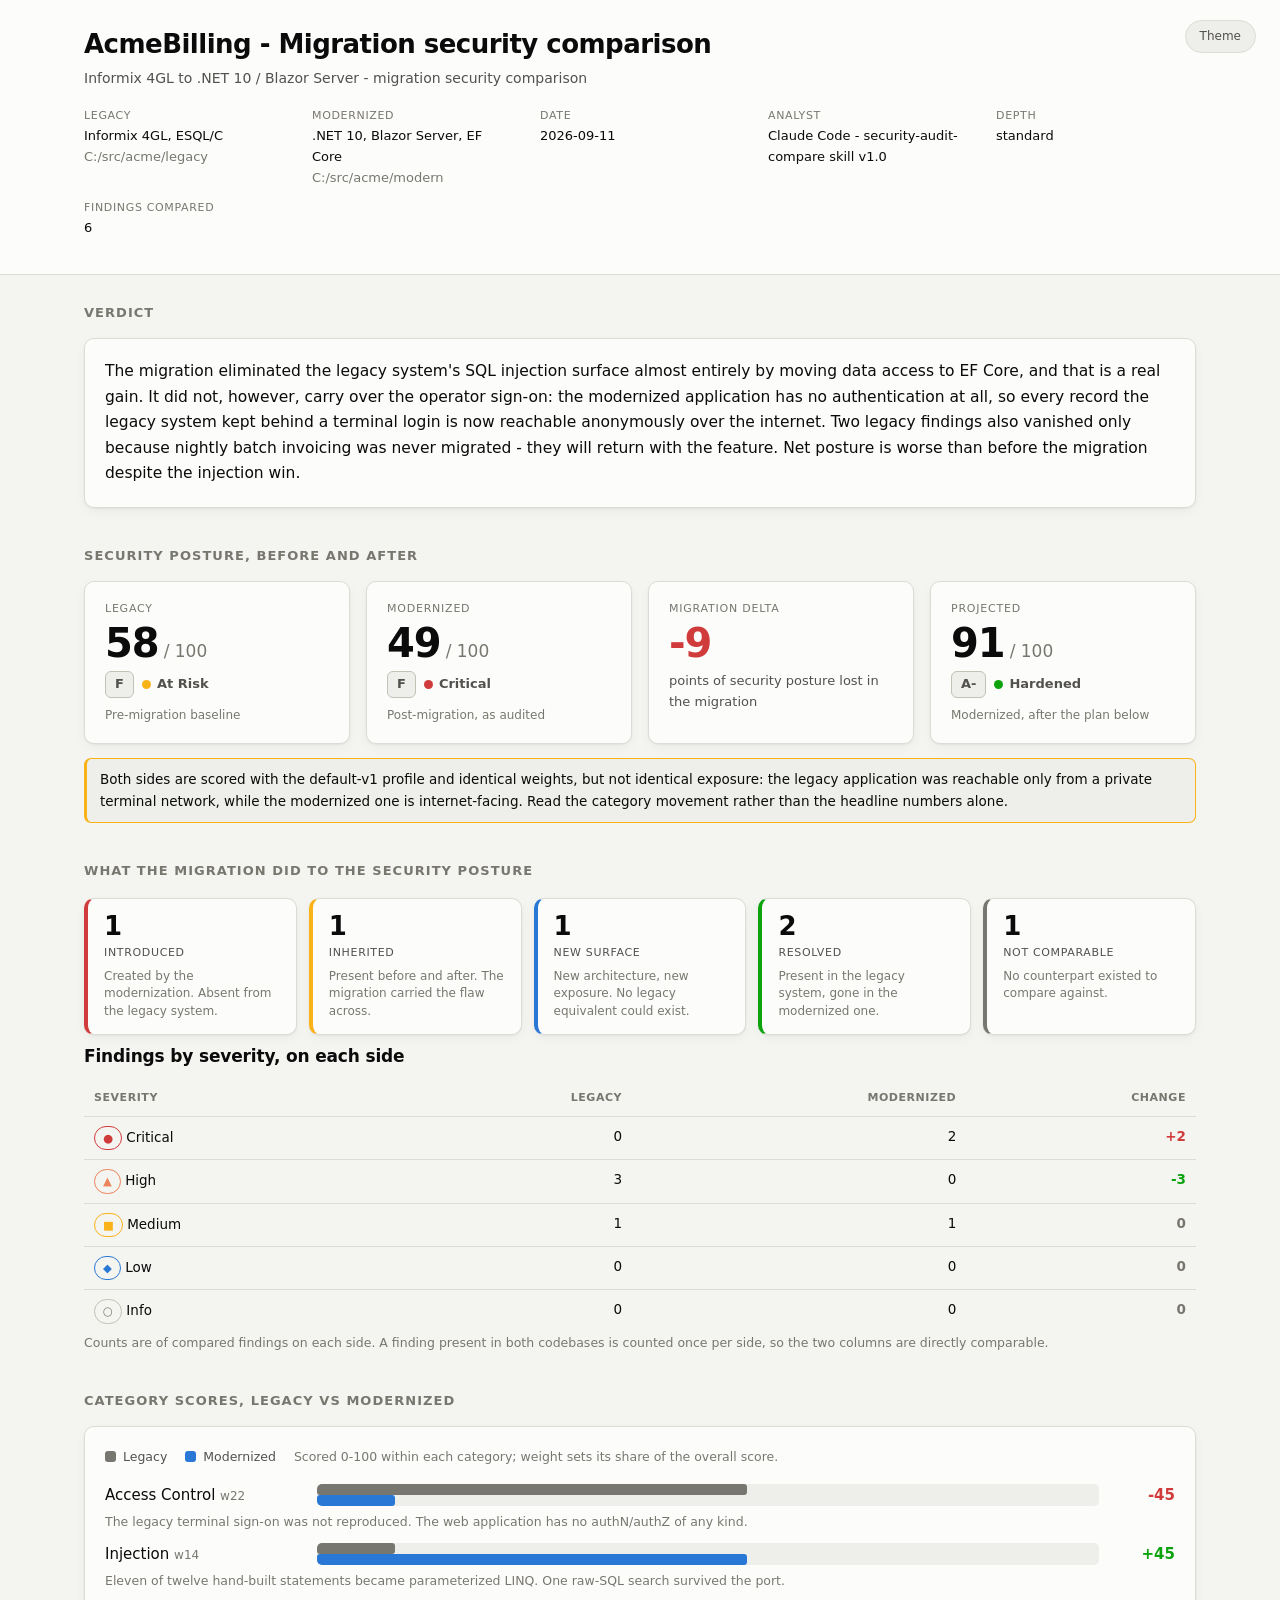
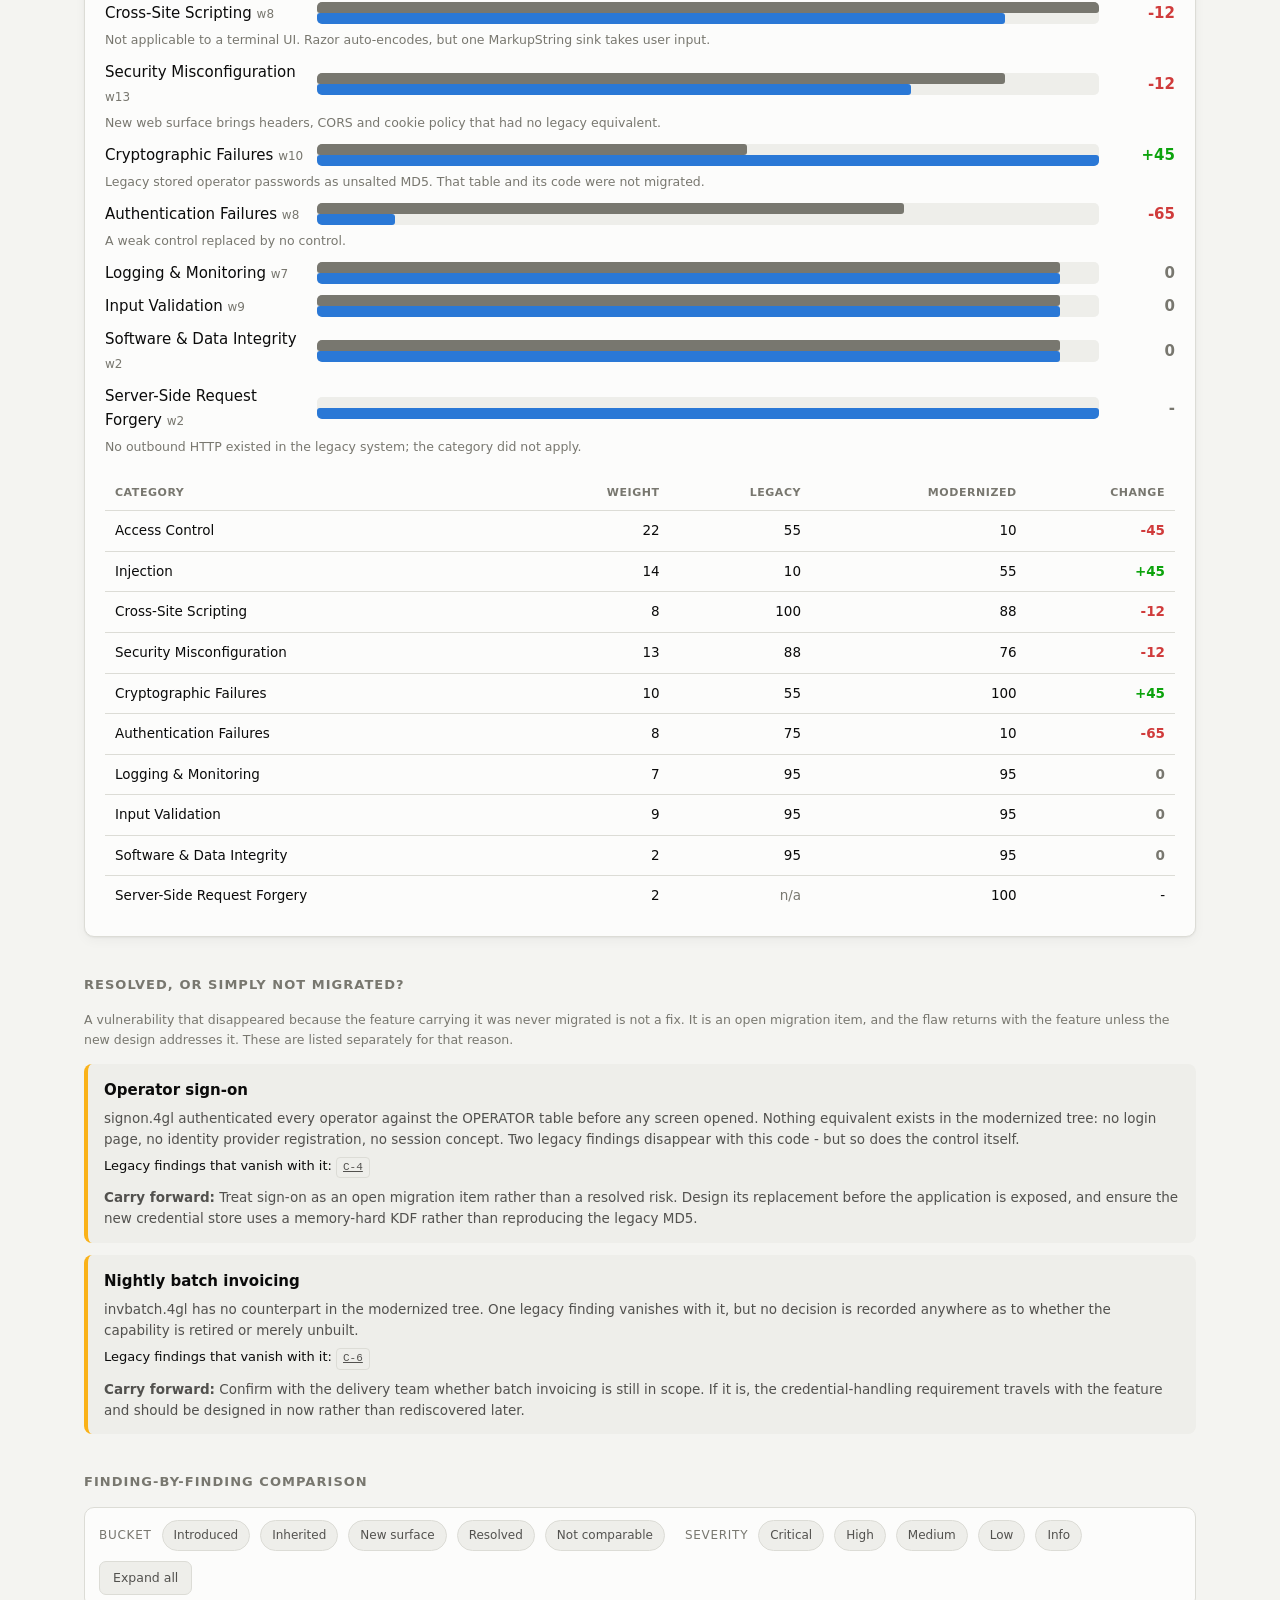
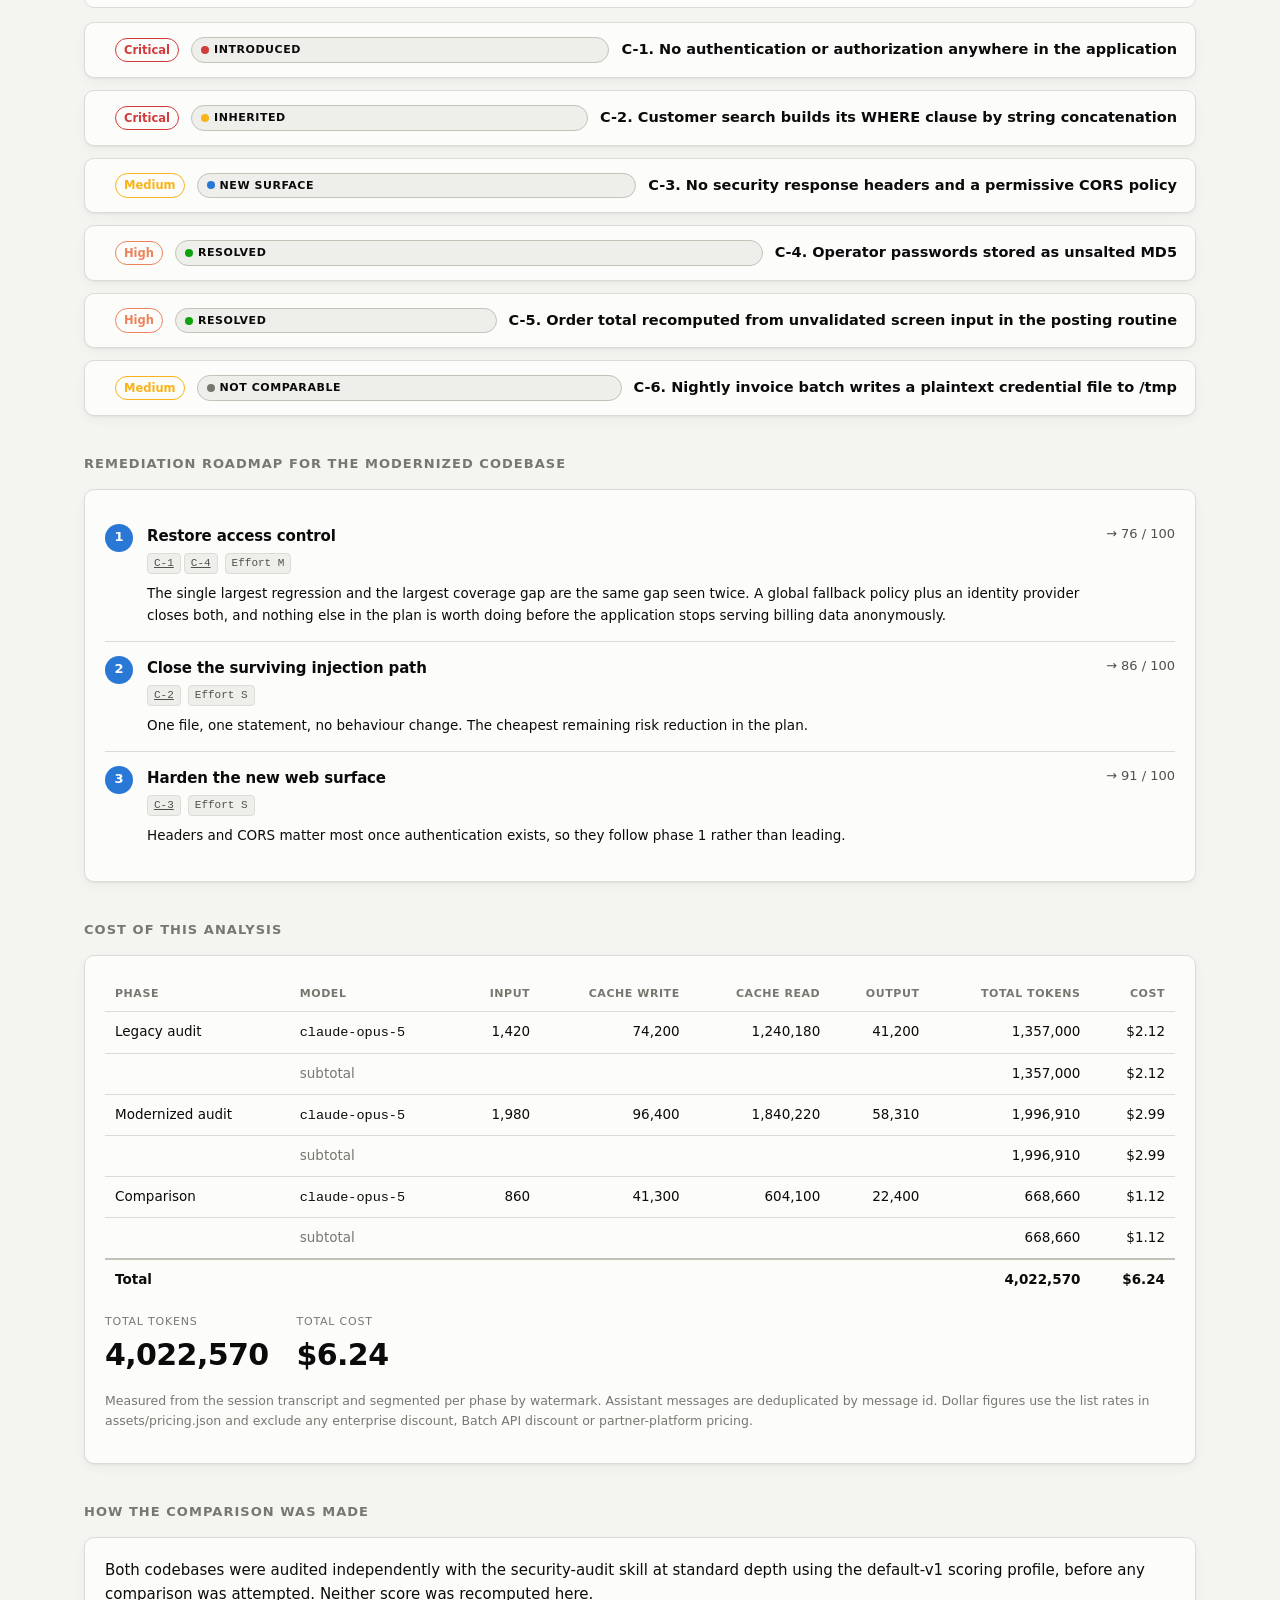
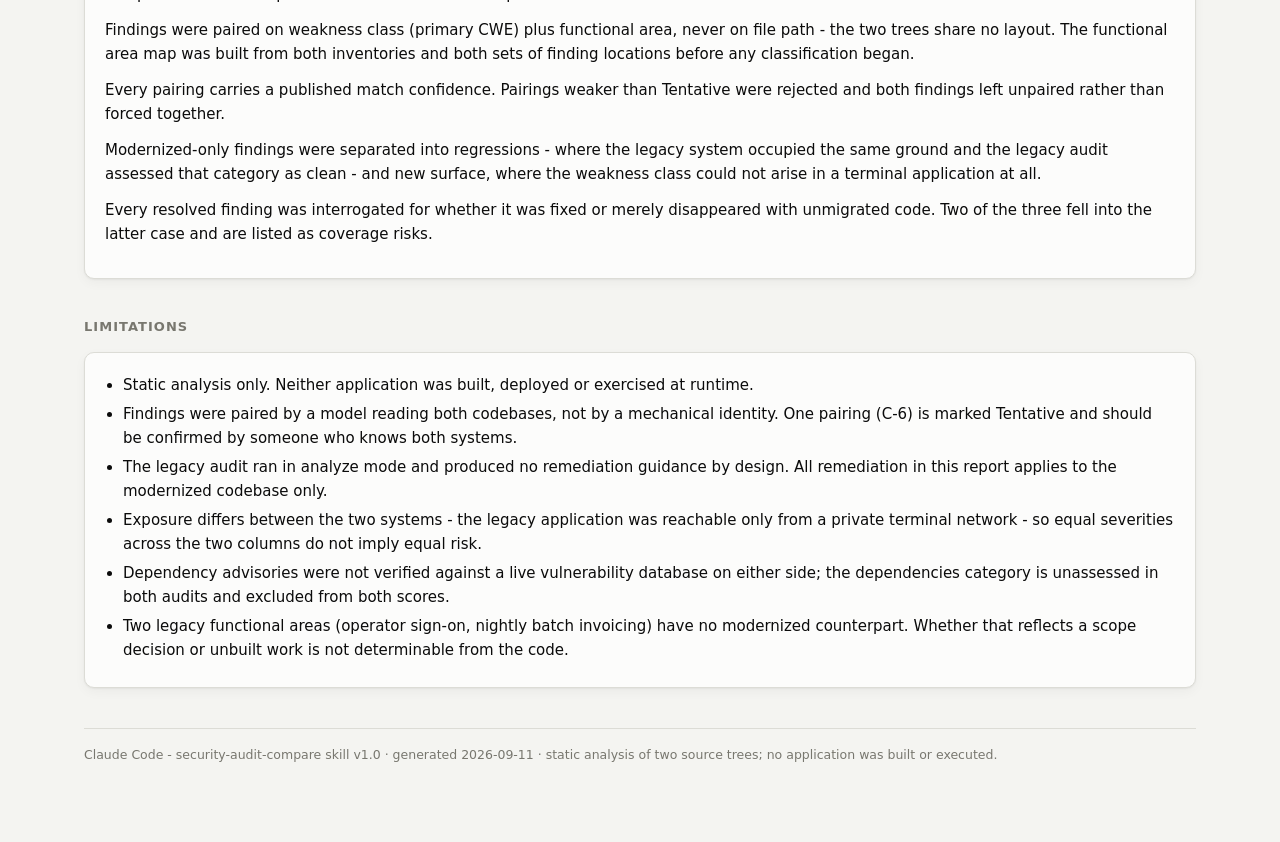
<file: security-audit-compare/examples/AcmeBilling - Comparison - Security analysis report. - 2026-09-11.html>
<!doctype html>
<html lang="en">
<head>
<meta charset="utf-8">
<meta name="viewport" content="width=device-width, initial-scale=1">
<title>Migration security comparison report</title>
<style>
/* ============================================================================
   Security analysis report - self-contained stylesheet.
   No external fonts, no CDN, no network. Opens from disk in any browser.
   Palette: dataviz reference instance (categorical slots 1-2 + status roles),
   used verbatim - the documented, validated default.
   ========================================================================= */

:root {
  color-scheme: light;

  --surface-0:      #f4f4f1;   /* page ground   */
  --surface-1:      #fcfcfb;   /* card / chart  */
  --surface-2:      #eeeeea;   /* inset, code   */
  --border:         #dcdcd6;
  --border-strong:  #c3c2b7;

  --text-primary:   #0b0b0b;
  --text-secondary: #52514e;
  --text-muted:     #78776f;

  /* categorical - fixed order, never cycled */
  --series-1:       #2a78d6;   /* Current   */
  --series-2:       #eb6834;   /* Projected */

  /* status - reserved roles, always paired with an icon + label */
  --st-good:        #0ca30c;
  --st-warning:     #fab219;
  --st-serious:     #ec835a;
  --st-critical:    #d03b3b;
  --st-neutral:     #78776f;

  --grid:           #e6e6e1;
  --shadow:         0 1px 2px rgba(0,0,0,.05), 0 4px 12px rgba(0,0,0,.04);
  --radius:         10px;
  --mono: ui-monospace, SFMono-Regular, "SF Mono", Menlo, Consolas, "Liberation Mono", monospace;
  --sans: system-ui, -apple-system, "Segoe UI", Roboto, "Helvetica Neue", Arial, sans-serif;
}

@media (prefers-color-scheme: dark) {
  :root:not([data-theme="light"]) {
    color-scheme: dark;
    --surface-0:      #121211;
    --surface-1:      #1a1a19;
    --surface-2:      #232322;
    --border:         #33332f;
    --border-strong:  #4a4a45;
    --text-primary:   #ffffff;
    --text-secondary: #c3c2b7;
    --text-muted:     #96958c;
    --series-1:       #3987e5;
    --series-2:       #d95926;
    --grid:           #2b2b28;
    --shadow:         0 1px 2px rgba(0,0,0,.4), 0 4px 12px rgba(0,0,0,.3);
  }
}
:root[data-theme="dark"] {
  color-scheme: dark;
  --surface-0:      #121211;
  --surface-1:      #1a1a19;
  --surface-2:      #232322;
  --border:         #33332f;
  --border-strong:  #4a4a45;
  --text-primary:   #ffffff;
  --text-secondary: #c3c2b7;
  --text-muted:     #96958c;
  --series-1:       #3987e5;
  --series-2:       #d95926;
  --grid:           #2b2b28;
  --shadow:         0 1px 2px rgba(0,0,0,.4), 0 4px 12px rgba(0,0,0,.3);
}

* { box-sizing: border-box; }
html { -webkit-text-size-adjust: 100%; }
body {
  margin: 0;
  background: var(--surface-0);
  color: var(--text-primary);
  font: 15px/1.6 var(--sans);
  padding: 0 0 5rem;
}
img { max-width: 100%; }
[hidden] { display: none !important; }

.wrap { max-width: 1160px; margin: 0 auto; padding: 0 24px; }

/* ---------------------------------------------------------------- header */
header.masthead {
  background: var(--surface-1);
  border-bottom: 1px solid var(--border);
  padding: 28px 0 22px;
  margin-bottom: 28px;
}
.masthead h1 { margin: 0 0 6px; font-size: 26px; line-height: 1.25; letter-spacing: -.02em; }
.masthead .sub { color: var(--text-secondary); font-size: 14px; margin: 0; }
.meta-grid {
  display: grid; gap: 10px 28px; margin-top: 18px;
  grid-template-columns: repeat(auto-fit, minmax(190px, 1fr));
  font-size: 13px;
}
.meta-grid dt { color: var(--text-muted); font-size: 11px; text-transform: uppercase; letter-spacing: .06em; margin-bottom: 2px; }
.meta-grid dd { margin: 0; color: var(--text-primary); word-break: break-word; }

.theme-toggle {
  position: absolute; top: 20px; right: 24px;
  background: var(--surface-2); color: var(--text-secondary);
  border: 1px solid var(--border); border-radius: 999px;
  padding: 6px 14px; font: inherit; font-size: 12px; cursor: pointer;
}
.theme-toggle:hover { border-color: var(--border-strong); color: var(--text-primary); }
.masthead { position: relative; }

/* ---------------------------------------------------------------- sections */
section { margin: 0 0 38px; }
h2 {
  font-size: 13px; text-transform: uppercase; letter-spacing: .08em;
  color: var(--text-muted); margin: 0 0 14px; font-weight: 600;
}
h3 { font-size: 17px; margin: 0 0 10px; letter-spacing: -.01em; }
p  { margin: 0 0 12px; }

.card {
  background: var(--surface-1); border: 1px solid var(--border);
  border-radius: var(--radius); padding: 20px; box-shadow: var(--shadow);
}

/* ---------------------------------------------------------------- score tiles */
.score-row { display: grid; gap: 16px; grid-template-columns: repeat(auto-fit, minmax(210px, 1fr)); }
.tile {
  background: var(--surface-1); border: 1px solid var(--border);
  border-radius: var(--radius); padding: 18px 20px; box-shadow: var(--shadow);
}
.tile .label { font-size: 11px; text-transform: uppercase; letter-spacing: .07em; color: var(--text-muted); margin-bottom: 6px; }
.tile .hero { font-size: 40px; line-height: 1; font-weight: 650; letter-spacing: -.03em; font-variant-numeric: tabular-nums; }
.tile .hero .of { font-size: 17px; font-weight: 400; color: var(--text-muted); letter-spacing: 0; }
.tile .foot { margin-top: 8px; font-size: 13px; color: var(--text-secondary); display: flex; align-items: center; gap: 8px; flex-wrap: wrap; }

.grade {
  display: inline-block; font-weight: 650; font-size: 13px;
  padding: 2px 9px; border-radius: 6px;
  background: var(--surface-2); border: 1px solid var(--border-strong);
}
.posture { display: inline-flex; align-items: center; gap: 6px; font-size: 13px; font-weight: 550; }
.posture .dot { width: 9px; height: 9px; border-radius: 50%; flex: none; }
.posture[data-band="Hardened"] .dot { background: var(--st-good); }
.posture[data-band="Adequate"] .dot { background: var(--series-1); }
.posture[data-band="At Risk"]  .dot { background: var(--st-warning); }
.posture[data-band="Critical"] .dot { background: var(--st-critical); }

.uplift { color: var(--st-good); font-weight: 650; font-variant-numeric: tabular-nums; }

/* ---------------------------------------------------------------- severity KPI */
.sev-row { display: grid; gap: 10px; grid-template-columns: repeat(auto-fit, minmax(112px, 1fr)); margin-top: 16px; }
.sev-tile {
  background: var(--surface-1); border: 1px solid var(--border);
  border-left: 3px solid var(--st-neutral);
  border-radius: 8px; padding: 12px 14px;
}
.sev-tile .n { font-size: 26px; font-weight: 650; line-height: 1; font-variant-numeric: tabular-nums; }
.sev-tile .k { font-size: 11px; text-transform: uppercase; letter-spacing: .06em; color: var(--text-secondary); margin-top: 5px; display: flex; align-items: center; gap: 5px; }
.sev-tile[data-sev="Critical"] { border-left-color: var(--st-critical); }
.sev-tile[data-sev="High"]     { border-left-color: var(--st-serious); }
.sev-tile[data-sev="Medium"]   { border-left-color: var(--st-warning); }
.sev-tile[data-sev="Low"]      { border-left-color: var(--series-1); }
.sev-tile[data-sev="Info"]     { border-left-color: var(--st-neutral); }

/* ---------------------------------------------------------------- chart */
.legend { display: flex; gap: 18px; align-items: center; font-size: 12.5px; color: var(--text-secondary); margin-bottom: 16px; flex-wrap: wrap; }
.legend .key { display: inline-flex; align-items: center; gap: 7px; }
.legend .swatch { width: 11px; height: 11px; border-radius: 3px; flex: none; }

.bars { display: grid; gap: 14px; }
.bar-row { display: grid; grid-template-columns: minmax(140px, 200px) 1fr; gap: 16px; align-items: center; }
.bar-row .cat { font-size: 13px; color: var(--text-secondary); line-height: 1.3; }
.bar-row .cat .wt { color: var(--text-muted); font-size: 11px; display: block; }
.bar-stack { display: grid; gap: 2px; }              /* 2px surface gap between adjacent bars */
.bar-line  { display: grid; grid-template-columns: 1fr 34px; gap: 8px; align-items: center; }
.bar-track { position: relative; height: 13px; background: var(--grid); border-radius: 3px; }
.bar-fill {
  position: absolute; left: 0; top: 0; bottom: 0;
  border-radius: 0 4px 4px 0;                        /* 4px rounded data-end, anchored to baseline */
  min-width: 3px;
}
.bar-fill.s1 { background: var(--series-1); }
.bar-fill.s2 { background: var(--series-2); }
.bar-val {
  font-size: 11.5px; font-variant-numeric: tabular-nums; color: var(--text-secondary);
  text-align: right; white-space: nowrap;
}
.bar-row.na .bar-track { background: repeating-linear-gradient(135deg, var(--grid), var(--grid) 4px, transparent 4px, transparent 8px); }
.bar-na { font-size: 11.5px; color: var(--text-muted); font-style: italic; padding-left: 2px; }

/* ---------------------------------------------------------------- tables */
table { width: 100%; border-collapse: collapse; font-size: 13.5px; }
th, td { text-align: left; padding: 9px 10px; border-bottom: 1px solid var(--border); vertical-align: top; }
th { font-size: 11px; text-transform: uppercase; letter-spacing: .05em; color: var(--text-muted); font-weight: 600; white-space: nowrap; }
tbody tr:last-child td { border-bottom: none; }
td.num, th.num { text-align: right; font-variant-numeric: tabular-nums; }
td.ctr, th.ctr { text-align: center; }
td.id, th.id   { white-space: nowrap; width: 1%; }
.table-scroll { overflow-x: auto; }

.sev-pill {
  display: inline-flex; align-items: center; gap: 5px;
  font-size: 11.5px; font-weight: 600; padding: 2px 8px; border-radius: 999px;
  border: 1px solid; white-space: nowrap;
}
.sev-pill[data-sev="Critical"] { color: var(--st-critical); border-color: var(--st-critical); }
.sev-pill[data-sev="High"]     { color: var(--st-serious);  border-color: var(--st-serious); }
.sev-pill[data-sev="Medium"]   { color: var(--st-warning);  border-color: var(--st-warning); }
.sev-pill[data-sev="Low"]      { color: var(--series-1);    border-color: var(--series-1); }
.sev-pill[data-sev="Info"]     { color: var(--text-muted);  border-color: var(--border-strong); }
:root[data-theme="dark"] .sev-pill[data-sev="Medium"],
:root:not([data-theme="light"]) .sev-pill[data-sev="Medium"] { color: var(--st-warning); }

.tag {
  display: inline-block; font-size: 11px; font-family: var(--mono);
  background: var(--surface-2); border: 1px solid var(--border);
  color: var(--text-secondary); padding: 1px 6px; border-radius: 4px; margin: 1px 3px 1px 0;
  white-space: nowrap;
}
.conf { font-size: 11.5px; color: var(--text-secondary); }
.conf[data-c="Possible"] { color: var(--st-warning); font-weight: 600; }

/* ---------------------------------------------------------------- filters */
.toolbar {
  display: flex; gap: 10px; flex-wrap: wrap; align-items: center;
  margin-bottom: 14px; padding: 12px 14px;
  background: var(--surface-1); border: 1px solid var(--border); border-radius: var(--radius);
}
.toolbar input[type="search"], .toolbar select {
  font: inherit; font-size: 13px; padding: 6px 10px;
  background: var(--surface-2); color: var(--text-primary);
  border: 1px solid var(--border); border-radius: 7px;
}
.toolbar input[type="search"] { min-width: 210px; flex: 1 1 210px; }
.chip {
  font: inherit; font-size: 12px; padding: 5px 11px; cursor: pointer;
  background: var(--surface-2); color: var(--text-secondary);
  border: 1px solid var(--border); border-radius: 999px;
}
.chip[aria-pressed="true"] { background: var(--text-primary); color: var(--surface-1); border-color: var(--text-primary); }
.btn {
  font: inherit; font-size: 12.5px; padding: 6px 13px; cursor: pointer;
  background: var(--surface-2); color: var(--text-secondary);
  border: 1px solid var(--border); border-radius: 7px;
}
.btn:hover { border-color: var(--border-strong); color: var(--text-primary); }
.count-note { font-size: 12.5px; color: var(--text-muted); margin-left: auto; }

/* ---------------------------------------------------------------- findings */
.finding {
  background: var(--surface-1); border: 1px solid var(--border);
  border-radius: var(--radius); margin-bottom: 12px; box-shadow: var(--shadow);
  overflow: hidden;
}
.finding.done { opacity: .62; }
.finding > summary {
  list-style: none; cursor: pointer; padding: 14px 18px;
  display: grid; grid-template-columns: auto auto 1fr auto; gap: 12px; align-items: center;
}
.finding > summary::-webkit-details-marker { display: none; }
.finding > summary:hover { background: var(--surface-2); }
.finding .fid { font-family: var(--mono); font-size: 12px; color: var(--text-muted); }
.finding .ftitle { display: block; font-weight: 550; font-size: 14.5px; line-height: 1.35; }
.finding .fmeta  { display: block; font-size: 12px; color: var(--text-muted); margin-top: 3px; }
.finding .chev { color: var(--text-muted); font-size: 12px; }
.finding[open] .chev { transform: rotate(90deg); }
.chev { display: inline-block; transition: transform .12s ease; }

.fbody { padding: 4px 18px 20px; border-top: 1px solid var(--border); }
.fblock { margin-top: 16px; }
.fblock > .h {
  font-size: 11px; text-transform: uppercase; letter-spacing: .07em;
  color: var(--text-muted); font-weight: 600; margin-bottom: 6px;
}
.loc {
  font-family: var(--mono); font-size: 12.5px;
  background: var(--surface-2); border: 1px solid var(--border);
  border-left: 2px solid var(--border-strong);
  border-radius: 6px; padding: 8px 11px; margin-bottom: 6px; overflow-x: auto;
}
.loc .path { color: var(--series-1); font-weight: 600; }
.loc .code { display: block; margin-top: 4px; color: var(--text-secondary); white-space: pre; }

pre.code {
  font-family: var(--mono); font-size: 12.5px; line-height: 1.55;
  background: var(--surface-2); border: 1px solid var(--border);
  border-radius: 8px; padding: 12px 14px; overflow-x: auto; margin: 0;
  white-space: pre;
}
.diff { display: grid; gap: 10px; grid-template-columns: 1fr 1fr; }
@media (max-width: 800px) { .diff { grid-template-columns: 1fr; } }
.diff .lbl { font-size: 11px; text-transform: uppercase; letter-spacing: .06em; color: var(--text-muted); margin-bottom: 5px; }
.diff .before pre.code { border-left: 2px solid var(--st-critical); }
.diff .after  pre.code { border-left: 2px solid var(--st-good); }

ol.steps { margin: 0; padding-left: 20px; }
ol.steps li { margin-bottom: 6px; }
ul.plain { margin: 0; padding-left: 18px; }
ul.plain li { margin-bottom: 5px; }

.verify {
  background: var(--surface-2); border: 1px solid var(--border);
  border-left: 3px solid var(--st-good);
  border-radius: 7px; padding: 10px 13px; font-size: 13.5px;
}
.warnbox {
  background: var(--surface-2); border: 1px solid var(--st-warning);
  border-left: 3px solid var(--st-warning);
  border-radius: 7px; padding: 10px 13px; font-size: 13.5px;
}
.kv { display: grid; grid-template-columns: repeat(auto-fit, minmax(150px, 1fr)); gap: 10px 20px; font-size: 13px; }
.kv .k { font-size: 11px; text-transform: uppercase; letter-spacing: .06em; color: var(--text-muted); }

.badge-nb {
  font-size: 11px; font-weight: 600; padding: 2px 8px; border-radius: 999px;
  border: 1px solid var(--st-good); color: var(--st-good);
}
.badge-br {
  font-size: 11px; font-weight: 600; padding: 2px 8px; border-radius: 999px;
  border: 1px solid var(--st-critical); color: var(--st-critical);
}

.chk { width: 16px; height: 16px; cursor: pointer; accent-color: var(--st-good); }

/* ---------------------------------------------------------------- roadmap */
.phase {
  display: grid; grid-template-columns: auto 1fr auto; gap: 14px; align-items: start;
  padding: 14px 0; border-bottom: 1px solid var(--border);
}
.phase:last-child { border-bottom: none; }
.phase .pnum {
  width: 28px; height: 28px; border-radius: 50%; flex: none;
  background: var(--series-1); color: #fff;
  display: grid; place-items: center; font-size: 13px; font-weight: 650;
}
.phase .pafter { font-size: 13px; color: var(--text-secondary); white-space: nowrap; font-variant-numeric: tabular-nums; }

/* ---------------------------------------------------------------- cost */
.cost-caveat {
  border-left: 3px solid var(--st-warning);
  background: var(--surface-2); border-radius: 7px;
  padding: 10px 13px; font-size: 13.5px; margin-bottom: 14px;
}
.cost-total { display: flex; gap: 28px; flex-wrap: wrap; align-items: baseline; margin-top: 14px; }
.cost-total .big { font-size: 30px; font-weight: 650; letter-spacing: -.02em; font-variant-numeric: tabular-nums; }

/* ---------------------------------------------------------------- misc */
footer.foot { color: var(--text-muted); font-size: 12.5px; border-top: 1px solid var(--border); padding-top: 16px; margin-top: 40px; }
.empty { color: var(--text-muted); font-style: italic; padding: 18px; text-align: center; }
a { color: var(--series-1); }

/* ---------------------------------------------------------------- print */
@media print {
  :root { color-scheme: light; }
  body { background: #fff; font-size: 10.5pt; padding: 0; }
  .toolbar, .theme-toggle, .no-print { display: none !important; }
  .card, .tile, .finding, .sev-tile { box-shadow: none; border: 1px solid #ccc; break-inside: avoid; }
  .finding { break-inside: avoid; }
  .fbody { display: block !important; }
  section { break-inside: avoid-page; }
  h2 { break-after: avoid; }
  a { text-decoration: none; color: inherit; }
  .wrap { max-width: none; padding: 0 8mm; }
}

/* ============================================================================
   Comparison-report additions. Everything above is shared verbatim with the
   security-audit report stylesheet so the three reports in a project folder
   read as one document set.
   ========================================================================= */

/* Bucket is the primary axis of this report, so it gets a reserved colour role
   each - always paired with a text label, never colour alone. */
:root {
  --bk-resolved:   #0ca30c;   /* gone in the modernized tree      */
  --bk-inherited:  #fab219;   /* carried across the migration     */
  --bk-introduced: #d03b3b;   /* created by the migration         */
  --bk-newsurface: #2a78d6;   /* new architecture, new exposure   */
  --bk-nocompare:  #78776f;   /* no counterpart to compare against */
}
@media (prefers-color-scheme: dark) {
  :root:not([data-theme="light"]) {
    --bk-resolved: #3cc13c; --bk-inherited: #ffc93f; --bk-introduced: #e85c5c;
    --bk-newsurface: #3987e5; --bk-nocompare: #96958c;
  }
}
:root[data-theme="dark"] {
  --bk-resolved: #3cc13c; --bk-inherited: #ffc93f; --bk-introduced: #e85c5c;
  --bk-newsurface: #3987e5; --bk-nocompare: #96958c;
}

/* ------------------------------------------------------------ bucket tiles */
.bucket-row { display: grid; grid-template-columns: repeat(auto-fit, minmax(150px, 1fr)); gap: 12px; margin: 16px 0 8px; }
.bk-tile {
  background: var(--surface-1); border: 1px solid var(--border); border-left: 4px solid var(--bk-nocompare);
  border-radius: var(--radius); padding: 14px 16px; box-shadow: var(--shadow);
}
.bk-tile .n { font-size: 26px; font-weight: 650; line-height: 1; font-variant-numeric: tabular-nums; }
.bk-tile .k { font-size: 11px; text-transform: uppercase; letter-spacing: .06em; color: var(--text-secondary); margin-top: 5px; display: flex; align-items: center; gap: 5px; }
.bk-tile .d { font-size: 12px; color: var(--text-muted); margin-top: 6px; line-height: 1.45; }
.bk-tile[data-bucket="resolved"]   { border-left-color: var(--bk-resolved); }
.bk-tile[data-bucket="inherited"]  { border-left-color: var(--bk-inherited); }
.bk-tile[data-bucket="introduced"] { border-left-color: var(--bk-introduced); }
.bk-tile[data-bucket="new-surface"]{ border-left-color: var(--bk-newsurface); }
.bk-tile[data-bucket="not-comparable"] { border-left-color: var(--bk-nocompare); }

.bk-pill {
  display: inline-flex; align-items: center; gap: 5px; font-size: 11px; font-weight: 600;
  text-transform: uppercase; letter-spacing: .05em; padding: 3px 9px; border-radius: 999px;
  border: 1px solid var(--border-strong); color: var(--text-primary); background: var(--surface-2);
}
.bk-pill .dot { width: 8px; height: 8px; border-radius: 50%; background: var(--bk-nocompare); }
.bk-pill[data-bucket="resolved"]    .dot { background: var(--bk-resolved); }
.bk-pill[data-bucket="inherited"]   .dot { background: var(--bk-inherited); }
.bk-pill[data-bucket="introduced"]  .dot { background: var(--bk-introduced); }
.bk-pill[data-bucket="new-surface"] .dot { background: var(--bk-newsurface); }

/* --------------------------------------------------- side-by-side compare */
.side-by-side { display: grid; grid-template-columns: 1fr 1fr; gap: 14px; margin-top: 12px; }
.side { background: var(--surface-2); border: 1px solid var(--border); border-radius: 8px; padding: 12px 14px; }
.side h5 { margin: 0 0 8px; font-size: 11px; text-transform: uppercase; letter-spacing: .07em; color: var(--text-muted); font-weight: 650; }
.side .none { color: var(--text-muted); font-style: italic; font-size: 13px; }
.side-arrow { display: flex; align-items: center; justify-content: center; color: var(--text-muted); font-size: 20px; }
@media (max-width: 760px) { .side-by-side { grid-template-columns: 1fr; } }

/* ------------------------------------------------------------ score deltas */
.delta { font-variant-numeric: tabular-nums; font-weight: 650; }
.delta.up   { color: var(--st-good); }
.delta.down { color: var(--st-critical); }
.delta.flat { color: var(--text-muted); }
.cat-delta-table td.num { text-align: right; }

/* the two-tone category bar: legacy vs modernized on one track */
.cmp-bar-row { display: grid; grid-template-columns: 200px 1fr 64px; gap: 12px; align-items: center; margin-bottom: 9px; }
.cmp-track { position: relative; height: 22px; background: var(--surface-2); border-radius: 5px; overflow: hidden; }
.cmp-seg { position: absolute; top: 0; height: 11px; border-radius: 3px; }
.cmp-seg.lg { top: 0; background: var(--st-neutral); }
.cmp-seg.md { top: 11px; background: var(--series-1); }
@media (max-width: 700px) { .cmp-bar-row { grid-template-columns: 120px 1fr 54px; } }

/* ------------------------------------------------------- coverage warnings */
.coverage { border-left: 4px solid var(--st-warning); background: var(--surface-2);
  border-radius: 8px; padding: 14px 16px; margin-bottom: 12px; }
.coverage h4 { margin: 0 0 6px; font-size: 15px; }
.coverage .why { color: var(--text-secondary); font-size: 13.5px; margin: 0 0 6px; line-height: 1.55; }

/* ------------------------------------------------------------- match badge */
.match { font-size: 11px; text-transform: uppercase; letter-spacing: .05em; padding: 2px 8px;
  border-radius: 999px; border: 1px dashed var(--border-strong); color: var(--text-muted); }
.match[data-c="Tentative"] { border-style: dotted; color: var(--st-warning); border-color: var(--st-warning); }

/* --------------------------------------------------------------- cost rows */
.phase-cost td.num { text-align: right; font-variant-numeric: tabular-nums; }
.phase-cost tr.total td { font-weight: 650; border-top: 2px solid var(--border-strong); }
</style>
</head>
<body>
<script id="compare-data" type="application/json">
{
  "schemaVersion": "1.0",
  "meta": {
    "projectName": "AcmeBilling",
    "scanDate": "2026-09-11",
    "analyst": "Claude Code - security-audit-compare skill v1.0",
    "depth": "standard",
    "comparisonDepth": "full",
    "comparedCount": 6,
    "subtitle": "Informix 4GL to .NET 10 / Blazor Server - migration security comparison",
    "verdict": "The migration eliminated the legacy system's SQL injection surface almost entirely by moving data access to EF Core, and that is a real gain. It did not, however, carry over the operator sign-on: the modernized application has no authentication at all, so every record the legacy system kept behind a terminal login is now reachable anonymously over the internet. Two legacy findings also vanished only because nightly batch invoicing was never migrated - they will return with the feature. Net posture is worse than before the migration despite the injection win.",
    "scoreCaveat": "Both sides are scored with the default-v1 profile and identical weights, but not identical exposure: the legacy application was reachable only from a private terminal network, while the modernized one is internet-facing. Read the category movement rather than the headline numbers alone.",
    "legacy": {
      "targetPath": "C:/src/acme/legacy",
      "stack": "Informix 4GL, ESQL/C",
      "reportFile": "AcmeBilling - Legacy - Security analysis report. - 2026-09-11.html",
      "findingsCount": 5,
      "mode": "analyze",
      "depth": "standard"
    },
    "modernized": {
      "targetPath": "C:/src/acme/modern",
      "stack": ".NET 10, Blazor Server, EF Core",
      "reportFile": "AcmeBilling - Modernized - Security analysis report. - 2026-09-11.html",
      "findingsCount": 4,
      "mode": "plan",
      "depth": "standard"
    }
  },

  "scores": {
    "profile": "default-v1",
    "legacy": { "score": 58, "grade": "F", "posture": "At Risk" },
    "modernized": { "score": 49, "grade": "F", "posture": "Critical" },
    "projected": { "score": 91, "grade": "A-", "posture": "Hardened" },
    "categories": [
      { "key": "access-control", "name": "Access Control", "owasp": "A01", "weight": 22,
        "legacy": 55, "modernized": 10,
        "note": "The legacy terminal sign-on was not reproduced. The web application has no authN/authZ of any kind." },
      { "key": "injection", "name": "Injection", "owasp": "A03", "weight": 14,
        "legacy": 10, "modernized": 55,
        "note": "Eleven of twelve hand-built statements became parameterized LINQ. One raw-SQL search survived the port." },
      { "key": "xss", "name": "Cross-Site Scripting", "owasp": "A03", "weight": 8,
        "legacy": 100, "modernized": 88,
        "note": "Not applicable to a terminal UI. Razor auto-encodes, but one MarkupString sink takes user input." },
      { "key": "misconfiguration", "name": "Security Misconfiguration", "owasp": "A05", "weight": 13,
        "legacy": 88, "modernized": 76,
        "note": "New web surface brings headers, CORS and cookie policy that had no legacy equivalent." },
      { "key": "cryptographic", "name": "Cryptographic Failures", "owasp": "A02", "weight": 10,
        "legacy": 55, "modernized": 100,
        "note": "Legacy stored operator passwords as unsalted MD5. That table and its code were not migrated." },
      { "key": "authentication", "name": "Authentication Failures", "owasp": "A07", "weight": 8,
        "legacy": 75, "modernized": 10,
        "note": "A weak control replaced by no control." },
      { "key": "logging", "name": "Logging & Monitoring", "owasp": "A09", "weight": 7,
        "legacy": 95, "modernized": 95, "note": null },
      { "key": "validation", "name": "Input Validation", "owasp": "A04", "weight": 9,
        "legacy": 95, "modernized": 95, "note": null },
      { "key": "dependencies", "name": "Vulnerable & Outdated Components", "owasp": "A06", "weight": 5,
        "legacy": null, "modernized": null,
        "note": "Not assessed on either side - no advisory source was reachable during either run." },
      { "key": "integrity", "name": "Software & Data Integrity", "owasp": "A08", "weight": 2,
        "legacy": 95, "modernized": 95, "note": null },
      { "key": "ssrf", "name": "Server-Side Request Forgery", "owasp": "A10", "weight": 2,
        "legacy": null, "modernized": 100,
        "note": "No outbound HTTP existed in the legacy system; the category did not apply." }
    ]
  },

  "functionalAreas": [
    { "name": "Customer record CRUD", "legacyPaths": ["custmaint.4gl", "custlook.4gl"],
      "modernPaths": ["Pages/Customers.razor", "Services/CustomerService.cs"], "counterpart": "both" },
    { "name": "Order entry and posting", "legacyPaths": ["ordent.4gl"],
      "modernPaths": ["Pages/Orders.razor"], "counterpart": "both" },
    { "name": "Operator sign-on", "legacyPaths": ["signon.4gl"], "modernPaths": [],
      "counterpart": "legacy-only",
      "note": "No login page, identity provider registration or session concept anywhere in the modernized tree." },
    { "name": "Nightly batch invoicing", "legacyPaths": ["invbatch.4gl"], "modernPaths": [],
      "counterpart": "legacy-only", "note": "No scheduled-job equivalent found." },
    { "name": "Public status page", "legacyPaths": [], "modernPaths": ["Pages/Status.razor"],
      "counterpart": "modern-only" }
  ],

  "items": [
    {
      "id": "C-1",
      "bucket": "introduced",
      "title": "No authentication or authorization anywhere in the application",
      "severity": "Critical",
      "category": "access-control",
      "functionalArea": "Application-wide",
      "owasp": "A01:2021 Broken Access Control",
      "cwe": ["CWE-862", "CWE-306"],
      "attack": [{ "id": "T1190", "name": "Exploit Public-Facing Application" }],
      "nist": { "ssdf": ["PW.5"], "sp80053": ["AC-3", "IA-2"] },
      "modernized": {
        "id": "M-1",
        "severity": "Critical",
        "confidence": "Confirmed",
        "evidence": "Zero [Authorize] attributes across 148 files. No AddAuthentication, AddAuthorization, UseAuthentication or UseAuthorization in Program.cs. MapBlazorHub() is mapped without RequireAuthorization().",
        "locations": [
          { "file": "Program.cs", "line": 22, "excerpt": "app.MapBlazorHub();\napp.MapFallbackToPage(\"/_Host\");" },
          { "file": "Pages/Customers.razor", "line": 1, "excerpt": "@page \"/customers\"" }
        ]
      },
      "match": {
        "confidence": "Certain",
        "basis": "The legacy audit assessed access control and recorded signon.4gl as a working, if weak, gate on every screen. The modernized tree has no equivalent, so this is a regression rather than a new surface."
      },
      "migrationNote": "signon.4gl authenticated every operator against the OPERATOR table before any screen opened, and no 4GL screen was reachable without it. The modernized application has no login page, no identity provider registration and no session concept. The control was not weakened in the migration - it was dropped, and the same data is now served anonymously over the public internet.",
      "risk": "Any anonymous visitor who can reach the URL can read and modify every customer, order and invoice record, and can open a SignalR circuit to invoke server-side component logic.",
      "remediation": {
        "summary": "Register an identity provider and apply a global default-deny authorization policy.",
        "nonBreaking": true,
        "breakingChange": false,
        "effort": "M",
        "planned": true,
        "steps": [
          "Add AddAuthentication().AddOpenIdConnect(...) plus AddAuthorization(), and call UseAuthentication()/UseAuthorization() before UseAntiforgery().",
          "Set a global fallback policy with AddAuthorizationBuilder().SetFallbackPolicy(RequireAuthenticatedUser()) so every page requires sign-in by default, with no per-page edits.",
          "Mark login, health and error endpoints [AllowAnonymous].",
          "Protect the circuit: MapBlazorHub().RequireAuthorization()."
        ],
        "codeBefore": "app.MapBlazorHub();\napp.MapFallbackToPage(\"/_Host\");",
        "codeAfter": "app.UseAuthentication();\napp.UseAuthorization();\napp.MapBlazorHub().RequireAuthorization();\napp.MapFallbackToPage(\"/_Host\");",
        "language": "csharp"
      },
      "verification": "An unauthenticated GET /customers returns 302 to the sign-in endpoint. After signing in the page renders exactly as it does today. dotnet build reports 0 errors.",
      "references": [
        { "label": "OWASP A01:2021", "url": "https://owasp.org/Top10/A01_2021-Broken_Access_Control/" }
      ]
    },

    {
      "id": "C-2",
      "bucket": "inherited",
      "title": "Customer search builds its WHERE clause by string concatenation",
      "severity": "Critical",
      "category": "injection",
      "functionalArea": "Customer record CRUD",
      "owasp": "A03:2021 Injection",
      "cwe": ["CWE-89"],
      "attack": [{ "id": "T1190", "name": "Exploit Public-Facing Application" }],
      "nist": { "ssdf": ["PW.5"], "sp80053": ["SI-10"] },
      "legacy": {
        "id": "L-2",
        "severity": "High",
        "confidence": "Confirmed",
        "evidence": "custlook.4gl builds the SELECT by concatenation before PREPARE; p_name comes straight from the screen field.",
        "locations": [
          { "file": "custlook.4gl", "line": 812,
            "excerpt": "LET stmt = \"SELECT * FROM customer WHERE name LIKE '\", p_name CLIPPED, \"%'\"\nPREPARE s1 FROM stmt" }
        ]
      },
      "modernized": {
        "id": "M-2",
        "severity": "Critical",
        "confidence": "Confirmed",
        "evidence": "CustomerService.Search interpolates the search term directly into FromSqlRaw. term is bound to the page's search box with no validation.",
        "locations": [
          { "file": "Services/CustomerService.cs", "line": 47,
            "excerpt": "return _db.Customers.FromSqlRaw($\"SELECT * FROM Customers WHERE Name LIKE '%{term}%'\").ToList();" }
        ]
      },
      "match": {
        "confidence": "Certain",
        "basis": "Same CWE-89 defect in the same customer-search routine. The 4GL concatenation was translated construct-for-construct into an interpolated C# string rather than a parameter."
      },
      "migrationNote": "The migration parameterized eleven of the twelve legacy queries by moving them to EF Core LINQ - a genuine and substantial improvement. This one was ported as raw SQL because of the LIKE wildcard, and the concatenation came across with it. Severity rises from High to Critical because the endpoint is now anonymous and internet-facing rather than behind the terminal sign-on.",
      "risk": "An anonymous visitor can read, and with a stacked statement modify, any row in the billing database.",
      "remediation": {
        "summary": "Pass the search term as a parameter. The LIKE wildcards belong in the parameter value, not in the SQL text.",
        "nonBreaking": true,
        "breakingChange": false,
        "effort": "S",
        "planned": true,
        "steps": [
          "Replace FromSqlRaw with FromSqlInterpolated, which parameterizes interpolated holes automatically.",
          "Or drop to LINQ entirely: _db.Customers.Where(c => EF.Functions.Like(c.Name, \"%\" + term + \"%\")).",
          "Add a length cap and a character allow-list on the search term at the page boundary."
        ],
        "codeBefore": "_db.Customers.FromSqlRaw($\"SELECT * FROM Customers WHERE Name LIKE '%{term}%'\")",
        "codeAfter": "_db.Customers.Where(c => EF.Functions.Like(c.Name, \"%\" + term + \"%\"))",
        "language": "csharp"
      },
      "verification": "Search for ' OR 1=1 -- and confirm zero rows returned and no exception. dotnet build reports 0 errors.",
      "references": [
        { "label": "OWASP A03:2021", "url": "https://owasp.org/Top10/A03_2021-Injection/" }
      ]
    },

    {
      "id": "C-3",
      "bucket": "new-surface",
      "title": "No security response headers and a permissive CORS policy",
      "severity": "Medium",
      "category": "misconfiguration",
      "functionalArea": "Application-wide",
      "owasp": "A05:2021 Security Misconfiguration",
      "cwe": ["CWE-693"],
      "nist": { "ssdf": ["PW.9"], "sp80053": ["SC-8", "CM-6"] },
      "modernized": {
        "id": "M-3",
        "severity": "Medium",
        "confidence": "Confirmed",
        "evidence": "No Content-Security-Policy, X-Content-Type-Options, Referrer-Policy or HSTS middleware in Program.cs. AddCors registers AllowAnyOrigin().AllowAnyHeader().AllowAnyMethod().",
        "locations": [
          { "file": "Program.cs", "line": 14,
            "excerpt": "builder.Services.AddCors(o => o.AddDefaultPolicy(p =>\n    p.AllowAnyOrigin().AllowAnyHeader().AllowAnyMethod()));" }
        ]
      },
      "migrationNote": "No legacy counterpart is possible. The 4GL application had no HTTP surface at all, so response headers, CORS and cookie policy are risks the new architecture brings with it rather than anything the migration broke. They still need addressing before the application is exposed.",
      "risk": "A permissive CORS policy lets any origin read authenticated responses once authentication exists. Missing CSP removes the last line of defence against an XSS sink such as C-4.",
      "remediation": {
        "summary": "Add a response-header middleware and replace the wildcard CORS policy with an explicit origin allow-list.",
        "nonBreaking": true,
        "breakingChange": false,
        "effort": "S",
        "planned": true,
        "steps": [
          "Add UseHsts() and a middleware setting Content-Security-Policy, X-Content-Type-Options: nosniff and Referrer-Policy: no-referrer.",
          "Replace AllowAnyOrigin() with WithOrigins(<the application's own origins>).",
          "Set cookie policy to SameSite=Strict, Secure and HttpOnly."
        ],
        "language": "csharp"
      },
      "verification": "curl -I against the deployed origin shows the four headers. A cross-origin fetch from an unlisted origin is rejected by the browser.",
      "references": [
        { "label": "OWASP Secure Headers", "url": "https://owasp.org/www-project-secure-headers/" }
      ]
    },

    {
      "id": "C-4",
      "bucket": "resolved",
      "title": "Operator passwords stored as unsalted MD5",
      "severity": "High",
      "category": "cryptographic",
      "functionalArea": "Operator sign-on",
      "owasp": "A02:2021 Cryptographic Failures",
      "cwe": ["CWE-916", "CWE-759"],
      "nist": { "ssdf": ["PW.4"], "sp80053": ["IA-5"] },
      "legacy": {
        "id": "L-4",
        "severity": "High",
        "confidence": "Confirmed",
        "evidence": "signon.4gl hashes the entered password with a local MD5 routine and compares it to OPERATOR.PASSWD. No salt, no iteration count.",
        "locations": [
          { "file": "signon.4gl", "line": 96,
            "excerpt": "CALL md5_hash(p_passwd) RETURNING l_hash\nSELECT COUNT(*) INTO l_cnt FROM operator\n  WHERE opid = p_opid AND passwd = l_hash" }
        ]
      },
      "resolution": {
        "reason": "feature-not-migrated",
        "detail": "The hash is gone because signon.4gl is gone. No credential storage of any kind exists in the modernized tree, because no authentication exists in it either. This is not a cryptographic improvement - it is the same gap recorded as C-1, seen from the other side."
      },
      "match": {
        "confidence": "Certain",
        "basis": "Operator sign-on maps to no modernized path; the whole functional area is absent."
      },
      "migrationNote": "Counting this as a resolved cryptographic finding would be misleading. The weak hash disappeared along with the control it protected, and whatever identity provider eventually lands must not reintroduce it.",
      "risk": "No current risk in the modernized codebase - but the control this finding belonged to is missing entirely. See C-1."
    },

    {
      "id": "C-5",
      "bucket": "resolved",
      "title": "Order total recomputed from unvalidated screen input in the posting routine",
      "severity": "High",
      "category": "injection",
      "functionalArea": "Order entry and posting",
      "owasp": "A03:2021 Injection",
      "cwe": ["CWE-89"],
      "legacy": {
        "id": "L-5",
        "severity": "High",
        "confidence": "Confirmed",
        "evidence": "ordent.4gl concatenates the quantity field into an UPDATE statement without binding.",
        "locations": [
          { "file": "ordent.4gl", "line": 433,
            "excerpt": "LET stmt = \"UPDATE orders SET qty = \", p_qty CLIPPED, \" WHERE ordnum = \", p_ord CLIPPED\nEXECUTE IMMEDIATE stmt" }
        ]
      },
      "resolution": {
        "reason": "fixed-by-construction",
        "detail": "Order posting moved to EF Core change tracking. The generated UPDATE is parameterized by the provider, and there is no string-built SQL anywhere in OrderService.cs. The defect cannot recur in this code path without reintroducing raw SQL."
      },
      "match": {
        "confidence": "Certain",
        "basis": "Order entry and posting maps cleanly to Pages/Orders.razor and OrderService.cs; the modernized audit assessed injection there and recorded a strength, not a finding."
      },
      "migrationNote": "A genuine win, and the clearest example of what the ORM migration bought. Eleven legacy statements were resolved this way; this one is representative.",
      "risk": "None in the modernized codebase."
    },

    {
      "id": "C-6",
      "bucket": "not-comparable",
      "title": "Nightly invoice batch writes a plaintext credential file to /tmp",
      "severity": "Medium",
      "category": "cryptographic",
      "functionalArea": "Nightly batch invoicing",
      "owasp": "A02:2021 Cryptographic Failures",
      "cwe": ["CWE-256"],
      "legacy": {
        "id": "L-3",
        "severity": "Medium",
        "confidence": "Likely",
        "evidence": "invbatch.4gl writes the database connection credentials to a temp file consumed by the ESQL/C child process; the file is world-readable and not removed on failure.",
        "locations": [
          { "file": "invbatch.4gl", "line": 210,
            "excerpt": "LET tmpf = \"/tmp/invrun.cfg\"\nSTART REPORT inv_rpt TO tmpf" }
        ]
      },
      "resolution": {
        "reason": "feature-not-migrated",
        "detail": "Nightly batch invoicing has no modernized counterpart at all - no hosted service, no scheduled job, no equivalent entry point anywhere in the tree."
      },
      "match": {
        "confidence": "Tentative",
        "basis": "Filed as not-comparable rather than resolved: the modernized side has nothing to compare against, and it is not established whether batch invoicing is out of scope permanently or simply not built yet."
      },
      "migrationNote": "Whether this is a resolved finding or an open one depends on a roadmap question this audit cannot answer. If batch invoicing is still to be delivered, the credential-handling requirement travels with it."
    }
  ],

  "coverageRisks": [
    {
      "area": "Operator sign-on",
      "why": "signon.4gl authenticated every operator against the OPERATOR table before any screen opened. Nothing equivalent exists in the modernized tree: no login page, no identity provider registration, no session concept. Two legacy findings disappear with this code - but so does the control itself.",
      "findings": ["C-4"],
      "recommendation": "Treat sign-on as an open migration item rather than a resolved risk. Design its replacement before the application is exposed, and ensure the new credential store uses a memory-hard KDF rather than reproducing the legacy MD5."
    },
    {
      "area": "Nightly batch invoicing",
      "why": "invbatch.4gl has no counterpart in the modernized tree. One legacy finding vanishes with it, but no decision is recorded anywhere as to whether the capability is retired or merely unbuilt.",
      "findings": ["C-6"],
      "recommendation": "Confirm with the delivery team whether batch invoicing is still in scope. If it is, the credential-handling requirement travels with the feature and should be designed in now rather than rediscovered later."
    }
  ],

  "roadmap": [
    { "phase": 1, "name": "Restore access control", "findings": ["C-1", "C-4"],
      "effort": "M", "scoreAfter": 76,
      "rationale": "The single largest regression and the largest coverage gap are the same gap seen twice. A global fallback policy plus an identity provider closes both, and nothing else in the plan is worth doing before the application stops serving billing data anonymously." },
    { "phase": 2, "name": "Close the surviving injection path", "findings": ["C-2"],
      "effort": "S", "scoreAfter": 86,
      "rationale": "One file, one statement, no behaviour change. The cheapest remaining risk reduction in the plan." },
    { "phase": 3, "name": "Harden the new web surface", "findings": ["C-3"],
      "effort": "S", "scoreAfter": 91,
      "rationale": "Headers and CORS matter most once authentication exists, so they follow phase 1 rather than leading." }
  ],

  "cost": {
    "source": "transcript",
    "phases": [
      { "name": "Legacy audit",
        "byModel": [
          { "model": "claude-opus-5", "priced": true, "messages": 31,
            "tokens": { "input": 1420, "cacheWrite5m": 74200, "cacheWrite1h": 0, "cacheRead": 1240180, "output": 41200, "total": 1357000 },
            "costUSD": { "input": 0.0071, "cacheWrite5m": 0.4638, "cacheWrite1h": 0.0, "cacheRead": 0.6201, "output": 1.03, "total": 2.121 } }
        ],
        "subtotalTokens": 1357000, "subtotalCostUSD": 2.121 },
      { "name": "Modernized audit",
        "byModel": [
          { "model": "claude-opus-5", "priced": true, "messages": 44,
            "tokens": { "input": 1980, "cacheWrite5m": 96400, "cacheWrite1h": 0, "cacheRead": 1840220, "output": 58310, "total": 1996910 },
            "costUSD": { "input": 0.0099, "cacheWrite5m": 0.6025, "cacheWrite1h": 0.0, "cacheRead": 0.9201, "output": 1.4578, "total": 2.9903 } }
        ],
        "subtotalTokens": 1996910, "subtotalCostUSD": 2.9903 },
      { "name": "Comparison",
        "byModel": [
          { "model": "claude-opus-5", "priced": true, "messages": 18,
            "tokens": { "input": 860, "cacheWrite5m": 41300, "cacheWrite1h": 0, "cacheRead": 604100, "output": 22400, "total": 668660 },
            "costUSD": { "input": 0.0043, "cacheWrite5m": 0.2581, "cacheWrite1h": 0.0, "cacheRead": 0.3021, "output": 0.56, "total": 1.1245 } }
        ],
        "subtotalTokens": 668660, "subtotalCostUSD": 1.1245 }
    ],
    "totals": { "totalTokens": 4022570, "totalCostUSD": 6.2358 },
    "pricingVersion": "2026-06-24",
    "note": "Measured from the session transcript and segmented per phase by watermark. Assistant messages are deduplicated by message id. Dollar figures use the list rates in assets/pricing.json and exclude any enterprise discount, Batch API discount or partner-platform pricing."
  },

  "methodology": [
    "Both codebases were audited independently with the security-audit skill at standard depth using the default-v1 scoring profile, before any comparison was attempted. Neither score was recomputed here.",
    "Findings were paired on weakness class (primary CWE) plus functional area, never on file path - the two trees share no layout. The functional area map was built from both inventories and both sets of finding locations before any classification began.",
    "Every pairing carries a published match confidence. Pairings weaker than Tentative were rejected and both findings left unpaired rather than forced together.",
    "Modernized-only findings were separated into regressions - where the legacy system occupied the same ground and the legacy audit assessed that category as clean - and new surface, where the weakness class could not arise in a terminal application at all.",
    "Every resolved finding was interrogated for whether it was fixed or merely disappeared with unmigrated code. Two of the three fell into the latter case and are listed as coverage risks."
  ],

  "limitations": [
    "Static analysis only. Neither application was built, deployed or exercised at runtime.",
    "Findings were paired by a model reading both codebases, not by a mechanical identity. One pairing (C-6) is marked Tentative and should be confirmed by someone who knows both systems.",
    "The legacy audit ran in analyze mode and produced no remediation guidance by design. All remediation in this report applies to the modernized codebase only.",
    "Exposure differs between the two systems - the legacy application was reachable only from a private terminal network - so equal severities across the two columns do not imply equal risk.",
    "Dependency advisories were not verified against a live vulnerability database on either side; the dependencies category is unassessed in both audits and excluded from both scores.",
    "Two legacy functional areas (operator sign-on, nightly batch invoicing) have no modernized counterpart. Whether that reflects a scope decision or unbuilt work is not determinable from the code."
  ]
}
</script>

<div id="root"></div>

<script>
/* ============================================================================
   Migration security comparison - renderer.
   Reads the JSON block above and builds the report. The comparison writes DATA,
   never markup: everything below is generic and never changes per project.
   ========================================================================= */
(function () {
  "use strict";

  var DATA;
  try {
    DATA = JSON.parse(document.getElementById("compare-data").textContent);
  } catch (err) {
    document.getElementById("root").innerHTML =
      '<div class="wrap"><div class="card" style="margin-top:40px">' +
      '<h3>This report could not be rendered</h3>' +
      '<p>The embedded comparison JSON is not valid: <code></code></p>' +
      '<p style="color:var(--text-muted)">Validate ' +
      '<code>.security-audit/comparison/comparison.json</code> before concatenating the report.</p>' +
      '</div></div>';
    document.querySelector("#root code").textContent = err.message;
    return;
  }

  /* ---------------------------------------------------------------- utils */
  var SEVS = ["Critical", "High", "Medium", "Low", "Info"];
  var SEV_RANK = { Critical: 0, High: 1, Medium: 2, Low: 3, Info: 4 };

  var BUCKETS = [
    { key: "introduced",     label: "Introduced",     blurb: "Created by the modernization. Absent from the legacy system." },
    { key: "inherited",      label: "Inherited",      blurb: "Present before and after. The migration carried the flaw across." },
    { key: "new-surface",    label: "New surface",    blurb: "New architecture, new exposure. No legacy equivalent could exist." },
    { key: "resolved",       label: "Resolved",       blurb: "Present in the legacy system, gone in the modernized one." },
    { key: "not-comparable", label: "Not comparable", blurb: "No counterpart existed to compare against." }
  ];
  var BK = {};
  BUCKETS.forEach(function (b) { BK[b.key] = b; });
  /* Buckets an engineer still has to act on, in the order they should act. */
  var ACTIONABLE = ["introduced", "inherited", "new-surface"];

  function esc(s) {
    if (s === null || s === undefined) return "";
    return String(s).replace(/[&<>"']/g, function (c) {
      return { "&": "&amp;", "<": "&lt;", ">": "&gt;", '"': "&quot;", "'": "&#39;" }[c];
    });
  }
  function arr(x) { return Array.isArray(x) ? x : []; }
  function has(x) { return x !== null && x !== undefined && x !== ""; }
  function num(n, d) {
    return (typeof n === "number" && isFinite(n))
      ? n.toLocaleString(undefined, { maximumFractionDigits: d === undefined ? 0 : d }) : "-";
  }
  function money(n) {
    if (typeof n !== "number" || !isFinite(n)) return "-";
    return "$" + n.toLocaleString(undefined, { minimumFractionDigits: 2, maximumFractionDigits: n < 1 ? 4 : 2 });
  }
  function kv(k, v) {
    if (!has(v)) return "";
    return "<div><dt>" + esc(k) + "</dt><dd>" + v + "</dd></div>";
  }
  function sevIcon(s) {
    var g = { Critical: "&#9679;", High: "&#9650;", Medium: "&#9632;", Low: "&#9670;", Info: "&#9675;" };
    return '<span class="sev-pill" data-sev="' + esc(s) + '">' + (g[s] || "&#9675;") + '</span>';
  }
  function bkPill(b) {
    var d = BK[b];
    return '<span class="bk-pill" data-bucket="' + esc(b) + '"><span class="dot"></span>' +
           esc(d ? d.label : b) + '</span>';
  }
  function deltaSpan(v, betterIsUp) {
    if (typeof v !== "number" || !isFinite(v)) return '<span class="delta flat">-</span>';
    var good = (v > 0) === (betterIsUp !== false);
    var cls = v === 0 ? "flat" : (good ? "up" : "down");
    return '<span class="delta ' + cls + '">' + (v > 0 ? "+" : "") + num(v, 1) + '</span>';
  }

  var meta    = DATA.meta || {};
  var scores  = DATA.scores || {};
  var legacyS = scores.legacy || null;
  var modernS = scores.modernized || null;

  var items = arr(DATA.items).slice().sort(function (a, b) {
    var ai = ACTIONABLE.indexOf(a.bucket), bi = ACTIONABLE.indexOf(b.bucket);
    if (ai < 0) { ai = 9; }
    if (bi < 0) { bi = 9; }
    if (ai !== bi) return ai - bi;
    var as = SEV_RANK[a.severity], bs = SEV_RANK[b.severity];
    if (as === undefined) { as = 9; }
    if (bs === undefined) { bs = 9; }
    if (as !== bs) return as - bs;
    return String(a.id).localeCompare(String(b.id), undefined, { numeric: true });
  });

  var out = [];

  /* ---------------------------------------------------------------- header */
  var title = (meta.projectName || "Untitled project") + " - Migration security comparison";
  document.title = title;

  var lg = meta.legacy || {};
  var md = meta.modernized || {};

  out.push(
    '<header class="masthead"><div class="wrap">' +
      '<button class="theme-toggle no-print" id="themeBtn" type="button">Theme</button>' +
      '<h1>' + esc(title) + '</h1>' +
      '<p class="sub">' + esc(meta.subtitle ||
         "Legacy vs Modernized - what the migration fixed, carried across, and created") + '</p>' +
      '<dl class="meta-grid">' +
        kv("Legacy", esc(lg.stack || "-") +
            (has(lg.targetPath) ? '<br><span style="color:var(--text-muted)">' + esc(lg.targetPath) + '</span>' : "")) +
        kv("Modernized", esc(md.stack || "-") +
            (has(md.targetPath) ? '<br><span style="color:var(--text-muted)">' + esc(md.targetPath) + '</span>' : "")) +
        kv("Date", meta.scanDate) +
        kv("Analyst", meta.analyst) +
        kv("Depth", meta.depth) +
        kv("Findings compared", has(meta.comparedCount) ? num(meta.comparedCount) : null) +
      '</dl>' +
    '</div></header>'
  );

  out.push('<div class="wrap">');

  /* ------------------------------------------------------------- 0. verdict */
  if (has(meta.verdict)) {
    out.push(
      '<section id="verdict"><h2>Verdict</h2>' +
      '<div class="card"><p style="margin:0;font-size:15.5px;line-height:1.65">' +
      esc(meta.verdict) + '</p></div></section>'
    );
  }

  /* ------------------------------------------------------------- 1. scores */
  function scoreTile(label, s, foot) {
    if (!s) {
      return '<div class="tile"><div class="label">' + esc(label) + '</div>' +
             '<div class="hero" style="color:var(--text-muted)">n/a</div>' +
             '<div class="foot">Not assessed</div></div>';
    }
    return '<div class="tile">' +
      '<div class="label">' + esc(label) + '</div>' +
      '<div class="hero">' + esc(String(s.score)) + '<span class="of"> / 100</span></div>' +
      '<div class="foot">' +
        (has(s.grade) ? '<span class="grade">' + esc(s.grade) + '</span>' : "") +
        (has(s.posture) ? '<span class="posture" data-band="' + esc(s.posture) + '"><span class="dot"></span>' +
                          esc(s.posture) + '</span>' : "") +
      '</div>' +
      (has(foot) ? '<div class="foot" style="color:var(--text-muted);font-size:12px">' + esc(foot) + '</div>' : "") +
      '</div>';
  }

  out.push('<section id="dashboard"><h2>Security posture, before and after</h2><div class="score-row">');
  out.push(scoreTile("Legacy", legacyS, "Pre-migration baseline"));
  out.push(scoreTile("Modernized", modernS, "Post-migration, as audited"));
  if (legacyS && modernS && typeof legacyS.score === "number" && typeof modernS.score === "number") {
    var d = modernS.score - legacyS.score;
    out.push(
      '<div class="tile"><div class="label">Migration delta</div>' +
      '<div class="hero">' + deltaSpan(d) + '</div>' +
      '<div class="foot">points of security posture ' + (d >= 0 ? "gained" : "lost") +
      ' in the migration</div></div>'
    );
  }
  if (scores.projected && has(scores.projected.score)) {
    out.push(scoreTile("Projected", scores.projected, "Modernized, after the plan below"));
  }
  out.push('</div>');
  if (has(meta.scoreCaveat)) {
    out.push('<div class="warnbox" style="margin-top:14px">' + esc(meta.scoreCaveat) + '</div>');
  }
  out.push('</section>');

  /* ------------------------------------------------------------ 2. buckets */
  var counts = {};
  BUCKETS.forEach(function (b) { counts[b.key] = 0; });
  items.forEach(function (i) { if (counts[i.bucket] !== undefined) counts[i.bucket]++; });

  out.push('<section id="buckets"><h2>What the migration did to the security posture</h2>');
  out.push('<div class="bucket-row">');
  BUCKETS.forEach(function (b) {
    out.push(
      '<div class="bk-tile" data-bucket="' + b.key + '">' +
        '<div class="n">' + counts[b.key] + '</div>' +
        '<div class="k">' + esc(b.label) + '</div>' +
        '<div class="d">' + esc(b.blurb) + '</div>' +
      '</div>'
    );
  });
  out.push('</div>');

  var sevL = {}, sevM = {};
  SEVS.forEach(function (s) { sevL[s] = 0; sevM[s] = 0; });
  items.forEach(function (i) {
    if (i.legacy && sevL[i.legacy.severity] !== undefined) sevL[i.legacy.severity]++;
    if (i.modernized && sevM[i.modernized.severity] !== undefined) sevM[i.modernized.severity]++;
  });
  out.push(
    '<h3>Findings by severity, on each side</h3>' +
    '<div class="table-scroll"><table class="cat-delta-table"><thead><tr>' +
    '<th>Severity</th><th class="num">Legacy</th><th class="num">Modernized</th><th class="num">Change</th>' +
    '</tr></thead><tbody>' +
    SEVS.map(function (s) {
      return '<tr><td>' + sevIcon(s) + ' ' + esc(s) + '</td>' +
        '<td class="num">' + sevL[s] + '</td>' +
        '<td class="num">' + sevM[s] + '</td>' +
        '<td class="num">' + deltaSpan(sevM[s] - sevL[s], false) + '</td></tr>';
    }).join("") +
    '</tbody></table></div>' +
    '<p class="count-note">Counts are of compared findings on each side. A finding present in both ' +
    'codebases is counted once per side, so the two columns are directly comparable.</p>'
  );
  out.push('</section>');

  /* -------------------------------------------------- 3. category compare */
  var cats = arr(scores.categories).filter(function (c) {
    return has(c.legacy) || has(c.modernized);
  });
  if (cats.length) {
    out.push('<section id="categories"><h2>Category scores, legacy vs modernized</h2><div class="card">');
    out.push(
      '<div class="legend">' +
        '<span class="key"><span class="swatch" style="background:var(--st-neutral)"></span>Legacy</span>' +
        '<span class="key"><span class="swatch" style="background:var(--series-1)"></span>Modernized</span>' +
        '<span class="key" style="color:var(--text-muted)">Scored 0-100 within each category; ' +
        'weight sets its share of the overall score.</span>' +
      '</div><div style="margin-top:14px">'
    );
    cats.forEach(function (c) {
      var l = typeof c.legacy === "number" ? c.legacy : null;
      var m = typeof c.modernized === "number" ? c.modernized : null;
      out.push(
        '<div class="cmp-bar-row">' +
          '<div>' + esc(c.name || c.key) +
            (has(c.weight) ? ' <span style="color:var(--text-muted);font-size:12px">w' + esc(c.weight) + '</span>' : "") +
          '</div>' +
          '<div class="cmp-track">' +
            (l !== null ? '<div class="cmp-seg lg" style="width:' + Math.max(0, Math.min(100, l)) + '%"></div>' : "") +
            (m !== null ? '<div class="cmp-seg md" style="width:' + Math.max(0, Math.min(100, m)) + '%"></div>' : "") +
          '</div>' +
          '<div class="num" style="text-align:right">' +
            (l !== null && m !== null ? deltaSpan(m - l) : '<span class="delta flat">-</span>') +
          '</div>' +
        '</div>' +
        (has(c.note) ? '<p class="count-note" style="margin:-4px 0 10px 0">' + esc(c.note) + '</p>' : "")
      );
    });
    out.push('</div>');
    out.push(
      '<div class="table-scroll" style="margin-top:18px"><table class="cat-delta-table"><thead><tr>' +
      '<th>Category</th><th class="num">Weight</th><th class="num">Legacy</th>' +
      '<th class="num">Modernized</th><th class="num">Change</th>' +
      '</tr></thead><tbody>' +
      cats.map(function (c) {
        var l = typeof c.legacy === "number" ? c.legacy : null;
        var m = typeof c.modernized === "number" ? c.modernized : null;
        return '<tr><td>' + esc(c.name || c.key) + '</td>' +
          '<td class="num">' + (has(c.weight) ? esc(c.weight) : "-") + '</td>' +
          '<td class="num">' + (l === null ? '<span style="color:var(--text-muted)">n/a</span>' : l) + '</td>' +
          '<td class="num">' + (m === null ? '<span style="color:var(--text-muted)">n/a</span>' : m) + '</td>' +
          '<td class="num">' + (l !== null && m !== null ? deltaSpan(m - l) : "-") + '</td></tr>';
      }).join("") +
      '</tbody></table></div>'
    );
    out.push('</div></section>');
  }

  /* --------------------------------------------------- 4. coverage risks */
  var cov = arr(DATA.coverageRisks);
  if (cov.length) {
    out.push(
      '<section id="coverage"><h2>Resolved, or simply not migrated?</h2>' +
      '<p class="count-note" style="margin-bottom:14px">' +
      'A vulnerability that disappeared because the feature carrying it was never migrated is not a ' +
      'fix. It is an open migration item, and the flaw returns with the feature unless the new design ' +
      'addresses it. These are listed separately for that reason.' +
      '</p>'
    );
    cov.forEach(function (c) {
      out.push(
        '<div class="coverage">' +
          '<h4>' + esc(c.area || c.title || "Unmigrated area") + '</h4>' +
          (has(c.why) ? '<p class="why">' + esc(c.why) + '</p>' : "") +
          (arr(c.findings).length
            ? '<p style="margin:0;font-size:13px">Legacy findings that vanish with it: ' +
              arr(c.findings).map(function (id) {
                return '<a href="#' + esc(id) + '" class="tag">' + esc(id) + '</a>';
              }).join(" ") + '</p>'
            : "") +
          (has(c.recommendation)
            ? '<p class="why" style="margin:8px 0 0"><strong>Carry forward:</strong> ' + esc(c.recommendation) + '</p>'
            : "") +
        '</div>'
      );
    });
    out.push('</section>');
  }

  /* ------------------------------------------------------------- 5. items */
  function sideBlock(label, s, fallbackText) {
    if (!s) {
      return '<div class="side"><h5>' + esc(label) + '</h5>' +
             '<p class="none">' + esc(fallbackText) + '</p></div>';
    }
    var locs = arr(s.locations).map(function (l) {
      return '<div class="loc"><span class="path">' + esc(l.file) + '</span>' +
             (has(l.line) ? '<span style="color:var(--text-muted)">:' + esc(l.line) + '</span>' : "") +
             (has(l.excerpt) ? '<span class="code">' + esc(l.excerpt) + '</span>' : "") + '</div>';
    }).join("");
    return '<div class="side"><h5>' + esc(label) + '</h5>' +
      '<p style="margin:0 0 8px;font-size:13px">' +
        (has(s.id) ? '<span class="tag">' + esc(s.id) + '</span> ' : "") +
        (has(s.severity) ? sevIcon(s.severity) + " " + esc(s.severity) : "") +
        (has(s.confidence) ? ' <span class="conf">' + esc(s.confidence) + '</span>' : "") +
      '</p>' +
      (has(s.evidence)
        ? '<p style="margin:0 0 8px;font-size:13px;color:var(--text-secondary);line-height:1.55">' +
          esc(s.evidence) + '</p>'
        : "") +
      (locs || '<p class="none">No locations recorded.</p>') +
      '</div>';
  }

  function itemCard(i) {
    var tags = [];
    if (has(i.owasp)) tags.push('<span class="tag">' + esc(i.owasp) + '</span>');
    arr(i.cwe).forEach(function (c) { tags.push('<span class="tag">' + esc(c) + '</span>'); });
    arr(i.attack).forEach(function (a) {
      tags.push('<span class="tag">ATT&amp;CK ' + esc(a.id) + (has(a.name) ? " " + esc(a.name) : "") + '</span>');
    });
    if (i.nist) {
      arr(i.nist.ssdf).forEach(function (n) { tags.push('<span class="tag">SSDF ' + esc(n) + '</span>'); });
      arr(i.nist.sp80053).forEach(function (n) { tags.push('<span class="tag">800-53 ' + esc(n) + '</span>'); });
    }
    if (has(i.functionalArea)) tags.push('<span class="tag">' + esc(i.functionalArea) + '</span>');

    var s = [];
    s.push('<details class="finding" id="' + esc(i.id) + '" data-bucket="' + esc(i.bucket) +
           '" data-sev="' + esc(i.severity) + '">');
    s.push(
      '<summary>' +
        '<span class="chev"></span>' +
        '<span class="sev-pill" data-sev="' + esc(i.severity) + '">' + esc(i.severity) + '</span>' +
        bkPill(i.bucket) +
        '<span class="ftitle">' + esc(i.id) + ". " + esc(i.title) + '</span>' +
      '</summary>'
    );
    s.push('<div class="fbody">');
    if (tags.length) s.push('<div class="fblock"><div class="h">Standards</div>' + tags.join("") + '</div>');

    if (has(i.migrationNote)) {
      s.push('<div class="fblock"><div class="h">What the migration did</div>' +
             '<p style="margin:0">' + esc(i.migrationNote) + '</p></div>');
    }

    /* The side-by-side is the point of this report - always render both columns. */
    s.push('<div class="fblock"><div class="h">Evidence on each side</div><div class="side-by-side">' +
      sideBlock("Legacy", i.legacy,
        (i.bucket === "introduced" || i.bucket === "new-surface")
          ? "Not present in the legacy codebase." : "No legacy counterpart recorded.") +
      sideBlock("Modernized", i.modernized,
        i.bucket === "resolved"
          ? "No longer present in the modernized codebase." : "No modernized counterpart recorded.") +
      '</div>');
    if (i.match && (has(i.match.confidence) || has(i.match.basis))) {
      s.push('<p class="count-note" style="margin-top:10px">' +
        (has(i.match.confidence)
          ? '<span class="match" data-c="' + esc(i.match.confidence) + '">Match: ' + esc(i.match.confidence) + '</span> '
          : "") +
        esc(i.match.basis || "") + '</p>');
    }
    s.push('</div>');

    if (i.resolution && (has(i.resolution.reason) || has(i.resolution.detail))) {
      var warn = i.resolution.reason === "feature-not-migrated";
      s.push('<div class="fblock"><div class="h">Why it is gone</div>' +
        (warn
          ? '<div class="warnbox" style="margin-bottom:8px"><strong>Not a fix.</strong> ' +
            'The flaw disappeared with code that was never migrated. It returns with the feature.</div>'
          : "") +
        '<p style="margin:0">' +
        (has(i.resolution.reason) ? '<span class="tag">' + esc(i.resolution.reason) + '</span> ' : "") +
        esc(i.resolution.detail || "") + '</p></div>');
    }

    if (has(i.risk)) {
      s.push('<div class="fblock"><div class="h">Risk</div><p style="margin:0">' + esc(i.risk) + '</p></div>');
    }

    var r = i.remediation;
    if (r) {
      var badge = r.breakingChange
        ? '<span class="badge-br">Breaking change</span>'
        : (r.nonBreaking ? '<span class="badge-nb">Non-breaking</span>' : "");
      s.push('<div class="fblock"><div class="h">Remediation' + (badge ? " " + badge : "") +
        (has(r.effort) ? ' <span class="tag">Effort ' + esc(r.effort) + '</span>' : "") + '</div>');
      if (r.breakingChange) {
        s.push('<div class="warnbox" style="margin-bottom:10px"><strong>This fix changes behaviour.</strong> ' +
               'Schedule it deliberately &mdash; it is not a drop-in change.</div>');
      }
      if (has(r.summary)) s.push('<p style="margin:0 0 10px">' + esc(r.summary) + '</p>');
      if (arr(r.steps).length) {
        s.push('<ol class="steps">' + arr(r.steps).map(function (x) {
          return "<li>" + esc(x) + "</li>";
        }).join("") + '</ol>');
      }
      if (has(r.codeBefore) || has(r.codeAfter)) {
        s.push('<div class="diff" style="margin-top:12px">' +
          (has(r.codeBefore)
            ? '<div class="before"><div class="lbl">Before</div><pre class="code">' + esc(r.codeBefore) + '</pre></div>'
            : "") +
          (has(r.codeAfter)
            ? '<div class="after"><div class="lbl">After</div><pre class="code">' + esc(r.codeAfter) + '</pre></div>'
            : "") +
          '</div>');
      }
      s.push('</div>');
    }
    if (has(i.verification)) {
      s.push('<div class="fblock"><div class="h">Verification</div>' +
             '<div class="verify">' + esc(i.verification) + '</div></div>');
    }
    var refs = arr(i.references);
    if (refs.length) {
      s.push('<div class="fblock"><div class="h">References</div><ul class="plain">' +
        refs.map(function (x) {
          return has(x.url)
            ? '<li><a href="' + esc(x.url) + '" target="_blank" rel="noopener">' + esc(x.label || x.url) + '</a></li>'
            : "<li>" + esc(x.label) + "</li>";
        }).join("") + '</ul></div>');
    }
    s.push('</div></details>');
    return s.join("");
  }

  out.push('<section id="items"><h2>Finding-by-finding comparison</h2>');
  out.push(
    '<div class="toolbar no-print">' +
      '<span style="font-size:12px;color:var(--text-muted);text-transform:uppercase;letter-spacing:.06em">Bucket</span>' +
      BUCKETS.map(function (b) {
        return '<button class="chip" type="button" data-bucket="' + b.key + '" aria-pressed="false">' +
               esc(b.label) + '</button>';
      }).join("") +
      '<span style="font-size:12px;color:var(--text-muted);text-transform:uppercase;letter-spacing:.06em;margin-left:10px">Severity</span>' +
      SEVS.map(function (s) {
        return '<button class="chip" type="button" data-sev="' + s + '" aria-pressed="false">' + s + '</button>';
      }).join("") +
      '<button class="btn" id="expandAll" type="button">Expand all</button>' +
    '</div>'
  );
  if (!items.length) {
    out.push('<div class="empty">No comparable findings were produced.</div>');
  }
  items.forEach(function (i) { out.push(itemCard(i)); });
  out.push('</section>');

  /* ----------------------------------------------------------- 6. roadmap */
  var roadmap = arr(DATA.roadmap);
  if (roadmap.length) {
    out.push('<section id="roadmap"><h2>Remediation roadmap for the modernized codebase</h2><div class="card">');
    roadmap.forEach(function (p) {
      out.push(
        '<div class="phase">' +
          '<div class="pnum">' + esc(p.phase) + '</div>' +
          '<div><h3 style="font-size:15px;margin:0 0 4px">' + esc(p.name) + '</h3>' +
            '<div style="font-size:12.5px;color:var(--text-muted)">' +
              arr(p.findings).map(function (id) {
                return '<a href="#' + esc(id) + '" class="tag">' + esc(id) + '</a>';
              }).join("") +
              (has(p.effort) ? ' <span class="tag">Effort ' + esc(p.effort) + '</span>' : "") +
            '</div>' +
            (has(p.rationale) ? '<p style="margin:8px 0 0;font-size:13.5px">' + esc(p.rationale) + '</p>' : "") +
          '</div>' +
          (has(p.scoreAfter) ? '<div class="pafter">&rarr; ' + esc(p.scoreAfter) + ' / 100</div>' : '<div></div>') +
        '</div>'
      );
    });
    out.push('</div></section>');
  }

  /* -------------------------------------------------------------- 7. cost */
  var cost = DATA.cost;
  if (cost) {
    out.push('<section id="cost"><h2>Cost of this analysis</h2><div class="card">');
    if (cost.source === "unavailable") {
      out.push('<p class="empty">Cost was not collected for this run.</p>');
    } else {
      if (cost.source === "estimate") {
        out.push('<div class="cost-caveat">These figures are an <strong>estimate</strong>. ' +
          'Transcript-based measurement was unavailable for this run.</div>');
      }
      var phases = arr(cost.phases);
      if (phases.length) {
        out.push('<div class="table-scroll"><table class="phase-cost"><thead><tr>' +
          '<th>Phase</th><th>Model</th><th class="num">Input</th><th class="num">Cache write</th>' +
          '<th class="num">Cache read</th><th class="num">Output</th><th class="num">Total tokens</th>' +
          '<th class="num">Cost</th></tr></thead><tbody>');
        phases.forEach(function (p) {
          var models = arr(p.byModel);
          if (!models.length) {
            out.push('<tr><td>' + esc(p.name) + '</td><td colspan="6" style="color:var(--text-muted)">' +
              esc(p.note || "not collected") + '</td><td class="num">-</td></tr>');
            return;
          }
          models.forEach(function (m, idx) {
            var t = m.tokens || {}, c = m.costUSD || {};
            out.push('<tr>' +
              (idx === 0 ? '<td>' + esc(p.name) + '</td>' : '<td></td>') +
              '<td><code>' + esc(m.model) + '</code>' +
                (m.priced === false ? ' <span class="tag">unpriced</span>' : "") + '</td>' +
              '<td class="num">' + num(t.input) + '</td>' +
              '<td class="num">' + num((t.cacheWrite5m || 0) + (t.cacheWrite1h || 0)) + '</td>' +
              '<td class="num">' + num(t.cacheRead) + '</td>' +
              '<td class="num">' + num(t.output) + '</td>' +
              '<td class="num">' + num(t.total) + '</td>' +
              '<td class="num">' + money(c.total) + '</td>' +
            '</tr>');
          });
          if (has(p.subtotalTokens) || has(p.subtotalCostUSD)) {
            out.push('<tr><td></td><td style="color:var(--text-muted)">subtotal</td>' +
              '<td class="num" colspan="4"></td>' +
              '<td class="num">' + num(p.subtotalTokens) + '</td>' +
              '<td class="num">' + money(p.subtotalCostUSD) + '</td></tr>');
          }
        });
        var tot = cost.totals || {};
        out.push('<tr class="total"><td>Total</td><td></td><td class="num" colspan="4"></td>' +
          '<td class="num">' + num(tot.totalTokens) + '</td>' +
          '<td class="num">' + money(tot.totalCostUSD) + '</td></tr>');
        out.push('</tbody></table></div>');
      }
      var tt = cost.totals || {};
      out.push('<div class="cost-total">' +
        '<div><div style="font-size:11px;text-transform:uppercase;letter-spacing:.07em;color:var(--text-muted)">Total tokens</div>' +
        '<div class="big">' + num(tt.totalTokens) + '</div></div>' +
        '<div><div style="font-size:11px;text-transform:uppercase;letter-spacing:.07em;color:var(--text-muted)">Total cost</div>' +
        '<div class="big">' + money(tt.totalCostUSD) + '</div></div>' +
      '</div>');
      if (has(cost.note)) out.push('<p class="count-note" style="margin-top:12px">' + esc(cost.note) + '</p>');
    }
    out.push('</div></section>');
  }

  /* ------------------------------------------------- 8. method + limits */
  if (arr(DATA.methodology).length) {
    out.push('<section id="method"><h2>How the comparison was made</h2><div class="card">' +
      arr(DATA.methodology).map(function (p) { return "<p>" + esc(p) + "</p>"; }).join("") +
      '</div></section>');
  }
  var lim = arr(DATA.limitations);
  if (lim.length) {
    out.push('<section id="limits"><h2>Limitations</h2><div class="card"><ul class="plain">' +
      lim.map(function (l) { return "<li>" + esc(l) + "</li>"; }).join("") +
      '</ul></div></section>');
  }

  out.push(
    '<footer class="foot">' +
      esc(meta.analyst || "Claude Code - security-audit-compare skill") +
      ' &middot; generated ' + esc(meta.scanDate || "") +
      ' &middot; static analysis of two source trees; no application was built or executed.' +
    '</footer>'
  );
  out.push('</div>');

  document.getElementById("root").innerHTML = out.join("");

  /* ------------------------------------------------------------ behaviour */
  var store = {
    get: function (k) { try { return localStorage.getItem(k); } catch (e) { return null; } },
    set: function (k, v) { try { localStorage.setItem(k, v); } catch (e) { /* file:// - fine */ } }
  };

  var saved = store.get("cmp-theme");
  if (saved) document.documentElement.setAttribute("data-theme", saved);
  var btn = document.getElementById("themeBtn");
  if (btn) btn.addEventListener("click", function () {
    var cur = document.documentElement.getAttribute("data-theme");
    var next = cur === "dark" ? "light" : "dark";
    document.documentElement.setAttribute("data-theme", next);
    store.set("cmp-theme", next);
  });

  var cards = [].slice.call(document.querySelectorAll("details.finding"));
  var chips = [].slice.call(document.querySelectorAll(".chip"));

  function applyFilter() {
    var onB = chips.filter(function (c) {
      return c.hasAttribute("data-bucket") && c.getAttribute("aria-pressed") === "true";
    }).map(function (c) { return c.getAttribute("data-bucket"); });
    var onS = chips.filter(function (c) {
      return c.hasAttribute("data-sev") && c.getAttribute("aria-pressed") === "true";
    }).map(function (c) { return c.getAttribute("data-sev"); });
    cards.forEach(function (card) {
      var okB = !onB.length || onB.indexOf(card.getAttribute("data-bucket")) >= 0;
      var okS = !onS.length || onS.indexOf(card.getAttribute("data-sev")) >= 0;
      card.hidden = !(okB && okS);
    });
  }
  chips.forEach(function (c) {
    c.addEventListener("click", function () {
      c.setAttribute("aria-pressed", c.getAttribute("aria-pressed") === "true" ? "false" : "true");
      applyFilter();
    });
  });

  var exp = document.getElementById("expandAll");
  if (exp) exp.addEventListener("click", function () {
    var anyClosed = cards.some(function (c) { return !c.open && !c.hidden; });
    cards.forEach(function (c) { if (!c.hidden) c.open = anyClosed; });
    exp.textContent = anyClosed ? "Collapse all" : "Expand all";
  });

  function openHash() {
    if (!location.hash) return;
    var t = document.getElementById(location.hash.slice(1));
    if (t && t.tagName === "DETAILS") { t.hidden = false; t.open = true; t.scrollIntoView({ block: "start" }); }
  }
  window.addEventListener("hashchange", openHash);
  openHash();
})();
</script>
</body>
</html>
</file>
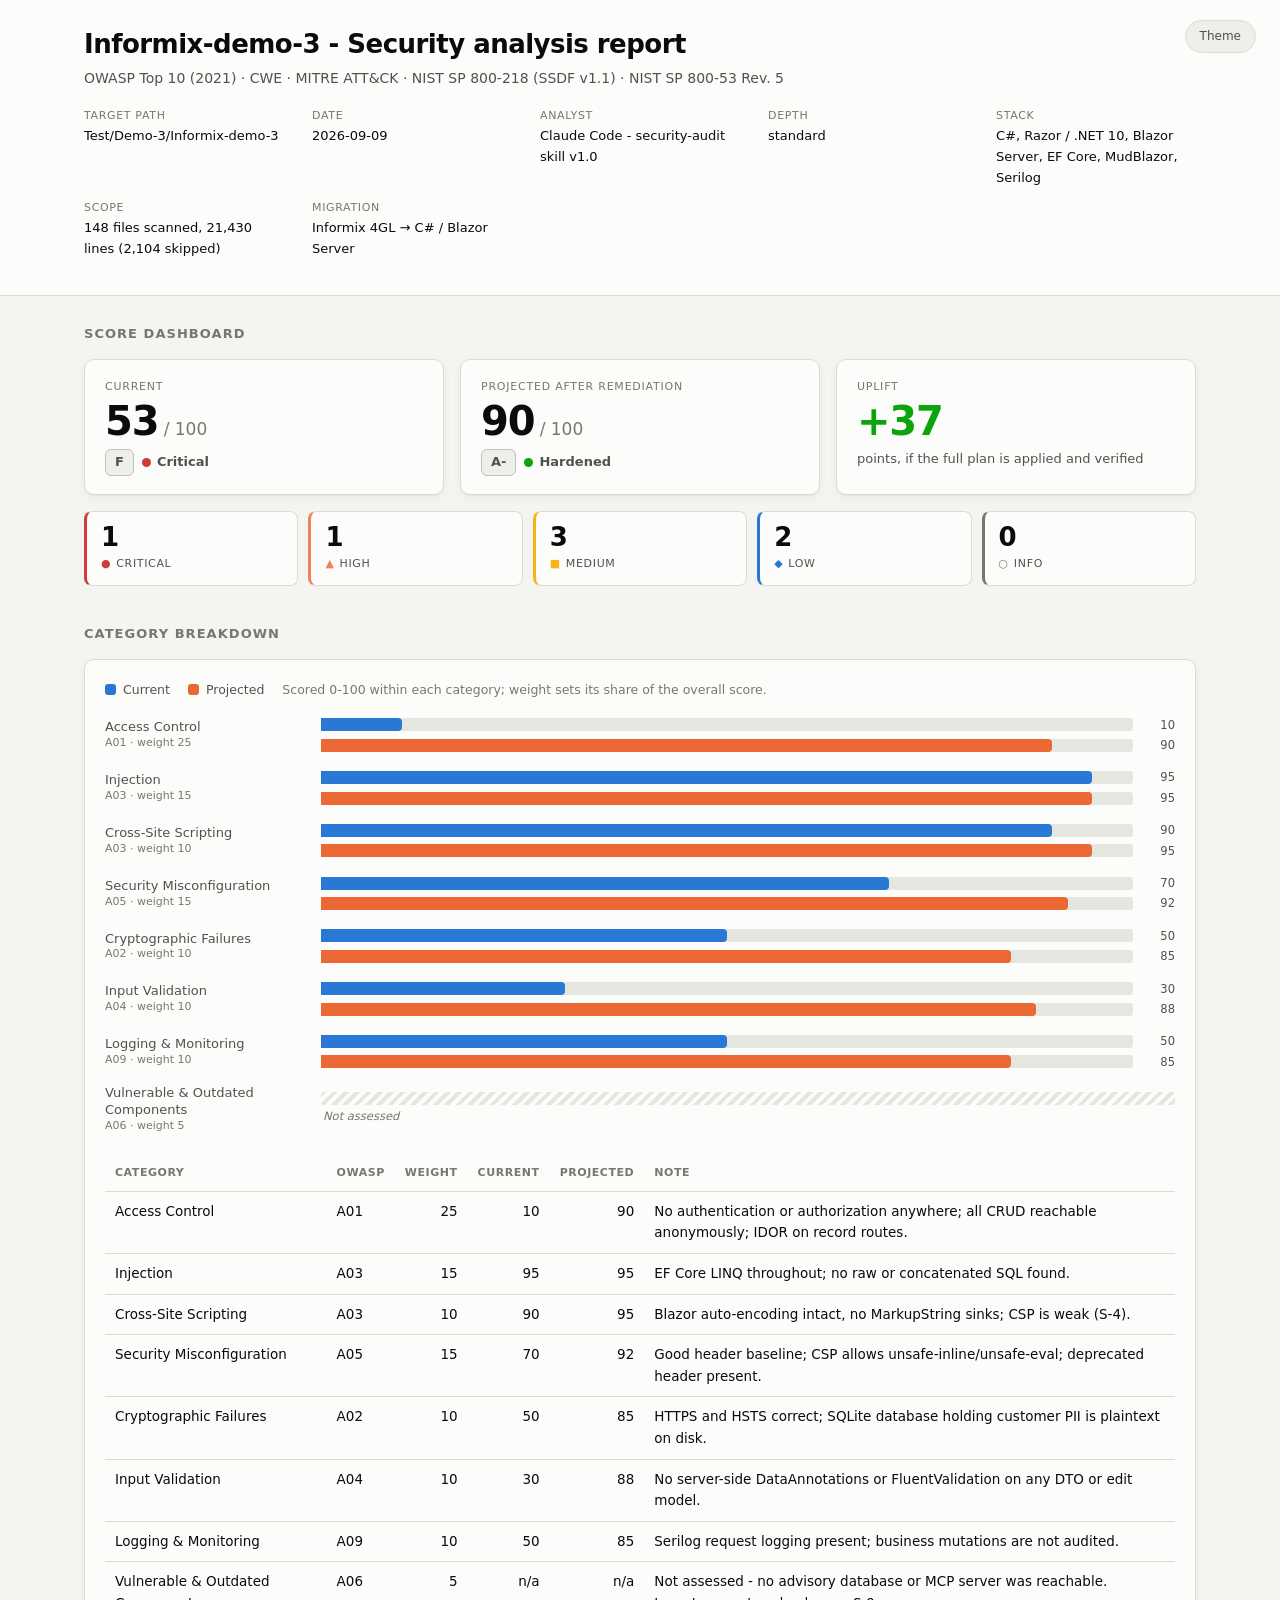
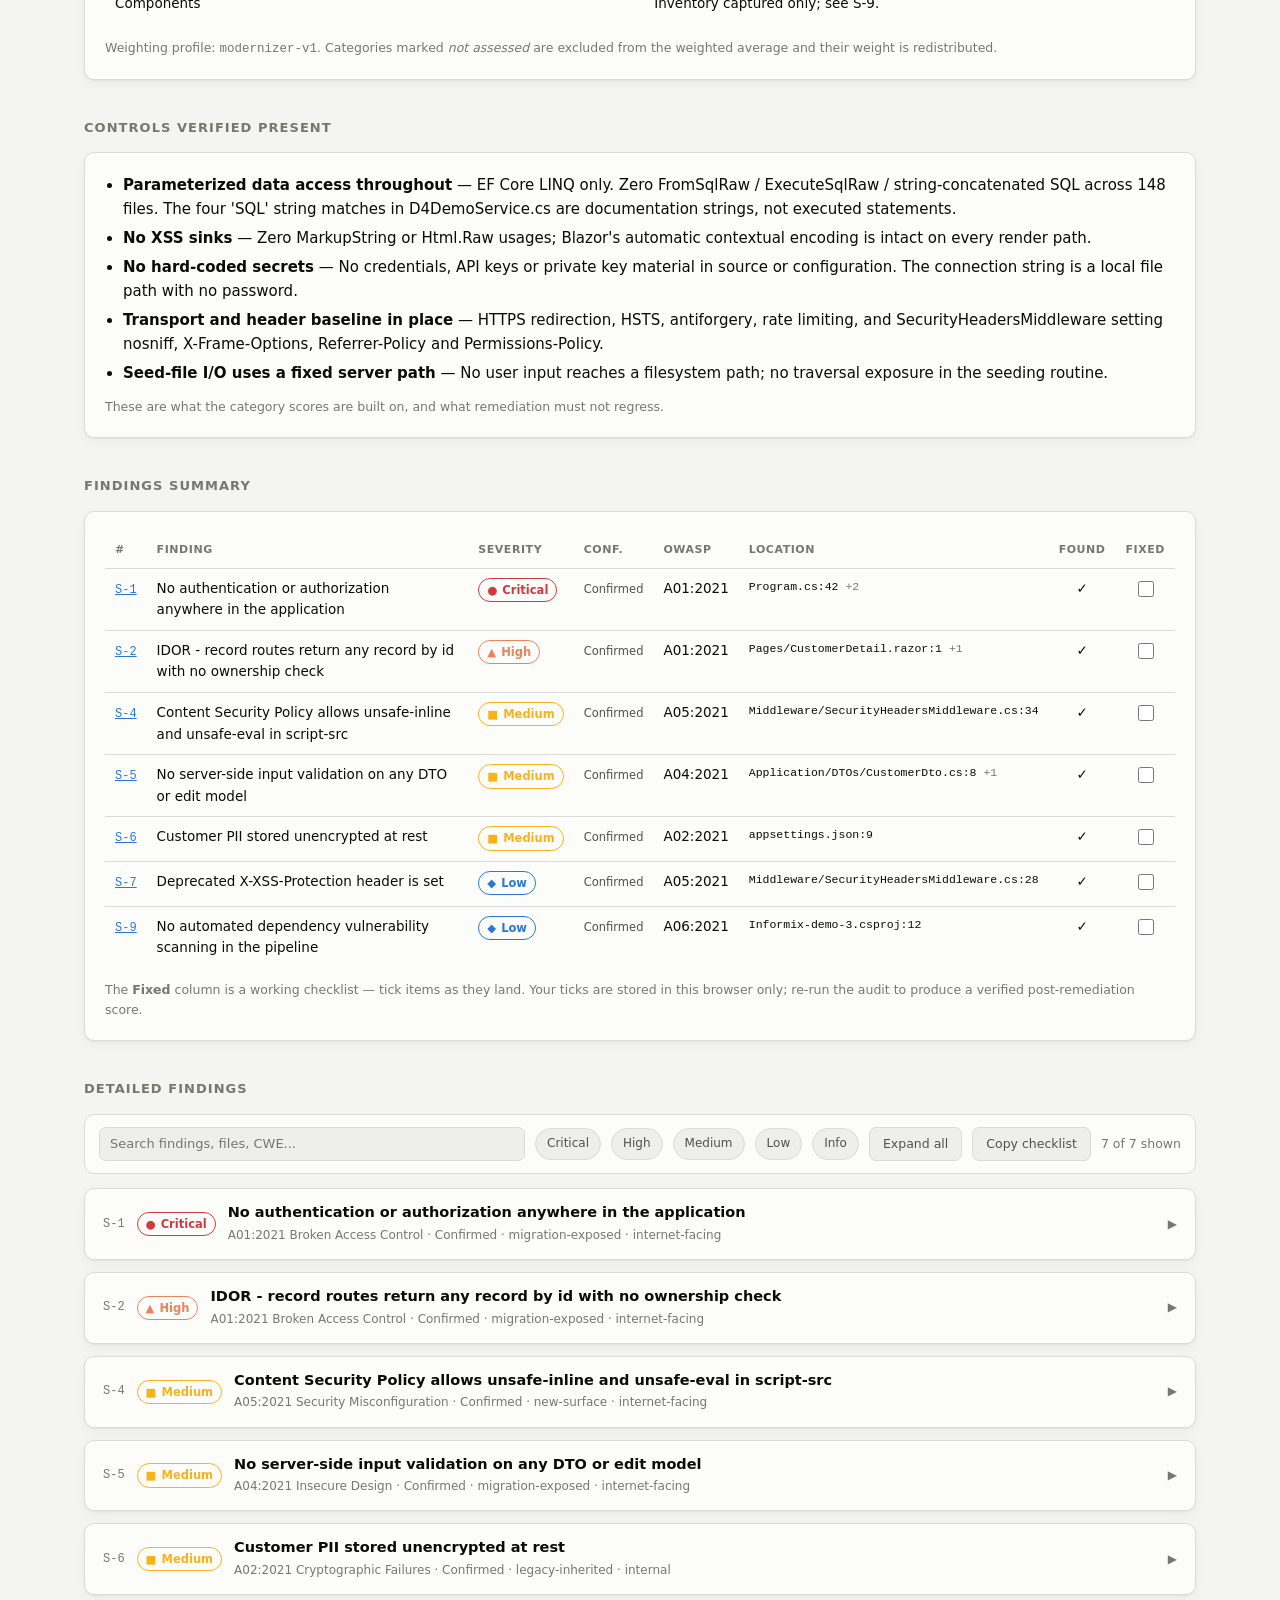
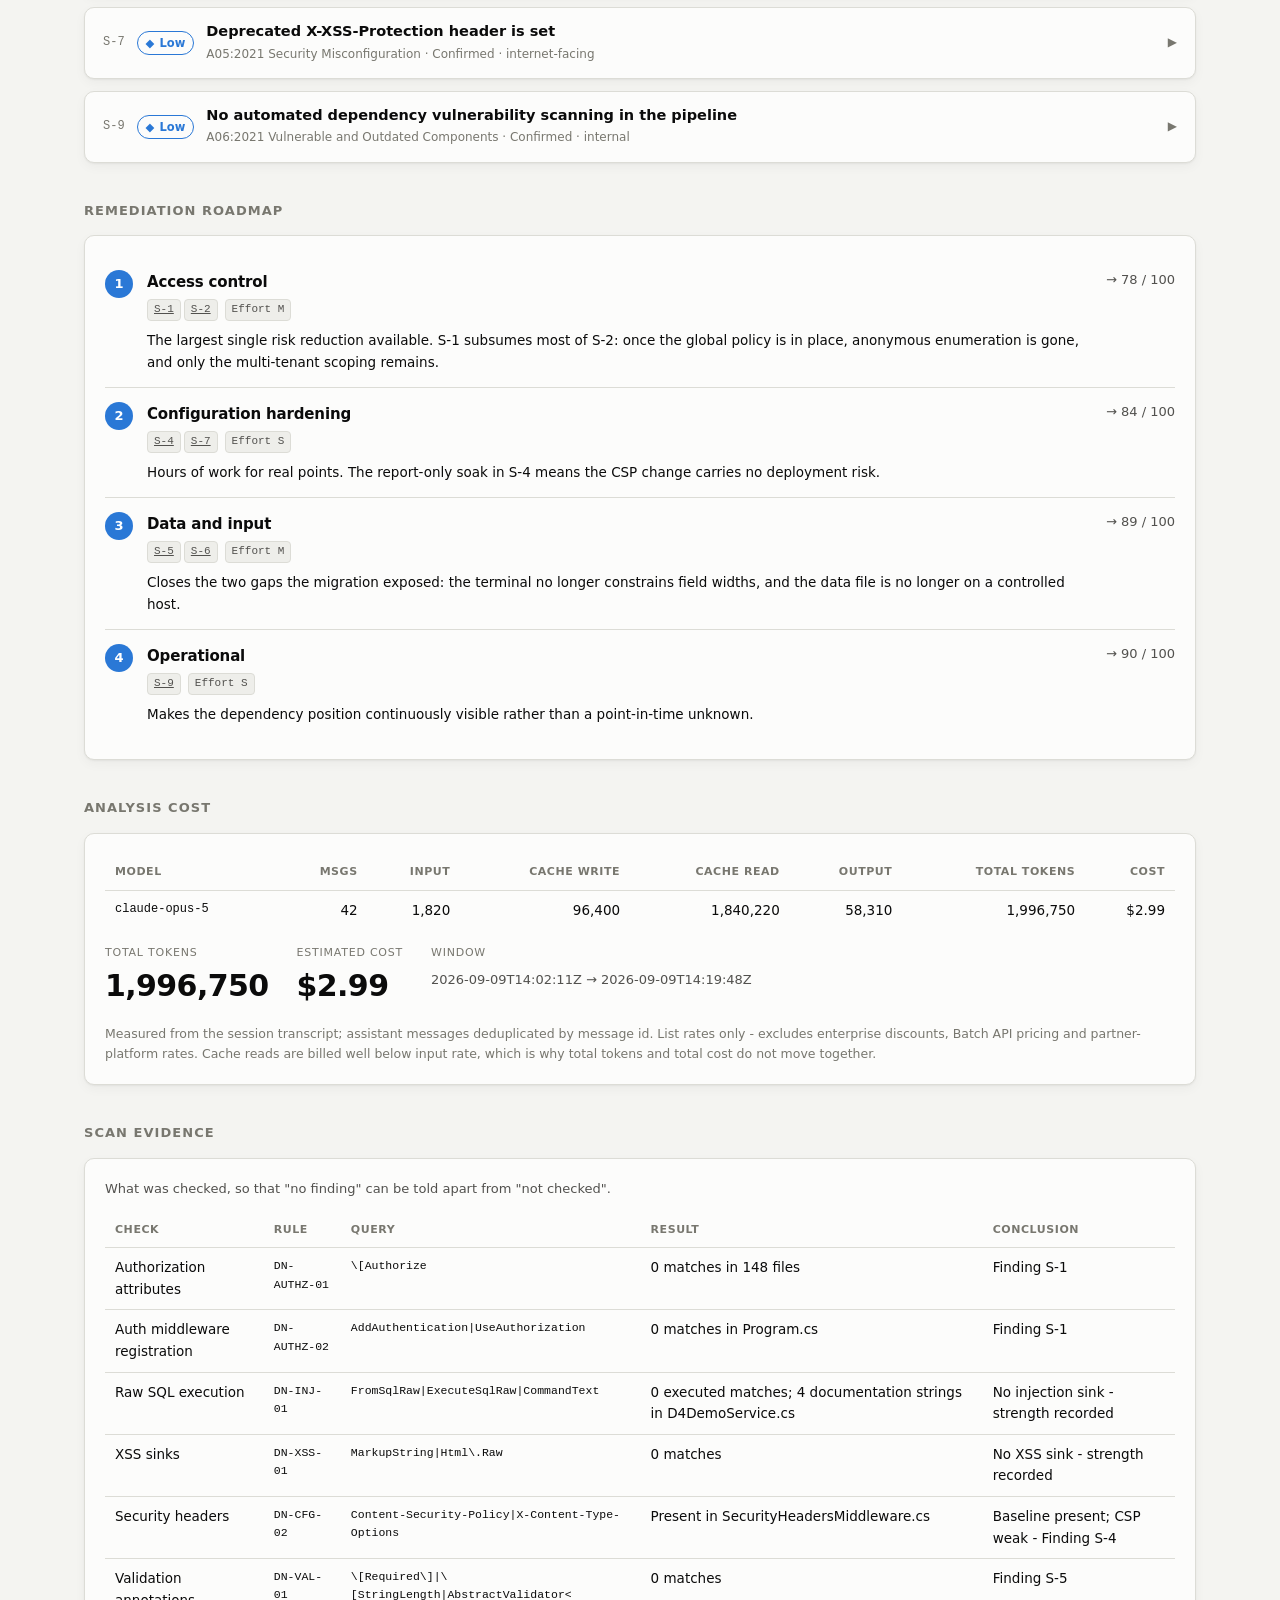
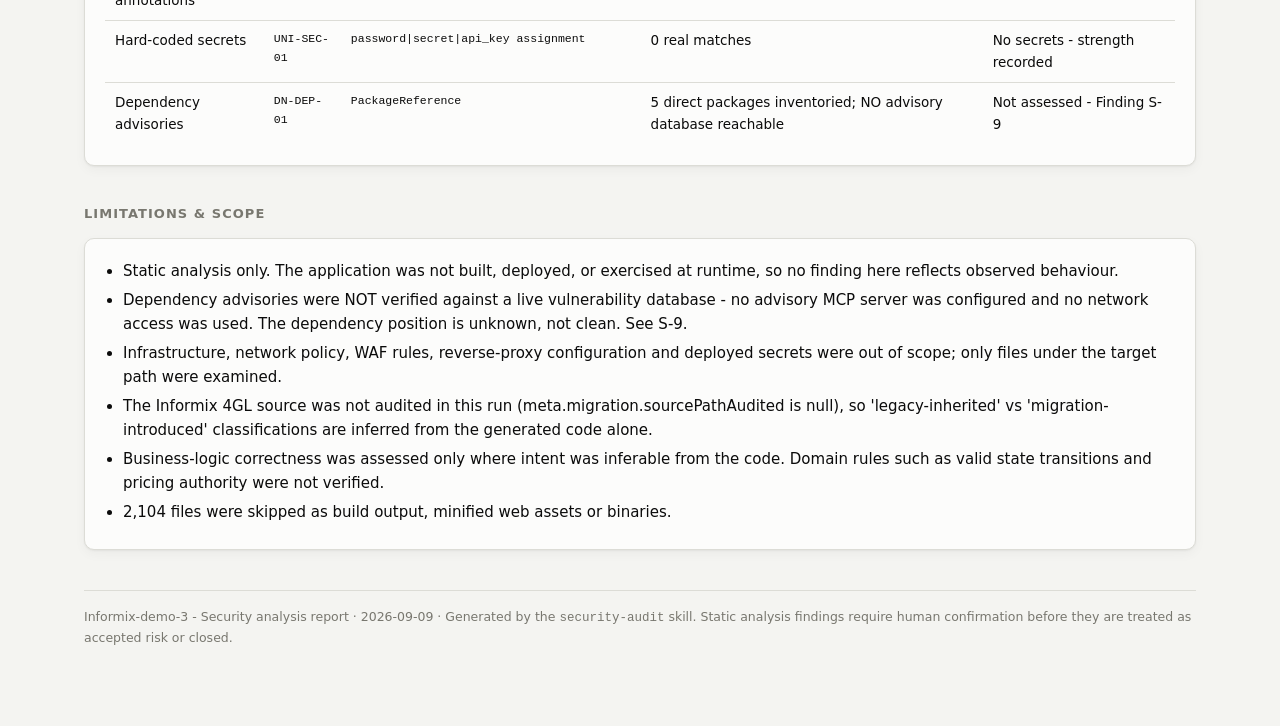
<file: security-audit/examples/Informix-demo-3 - Security analysis report. - 2026-09-09.html>
<!doctype html>
<html lang="en">
<head>
<meta charset="utf-8">
<meta name="viewport" content="width=device-width, initial-scale=1">
<title>Security analysis report</title>
<style>
/* ============================================================================
   Security analysis report - self-contained stylesheet.
   No external fonts, no CDN, no network. Opens from disk in any browser.
   Palette: dataviz reference instance (categorical slots 1-2 + status roles),
   used verbatim - the documented, validated default.
   ========================================================================= */

:root {
  color-scheme: light;

  --surface-0:      #f4f4f1;   /* page ground   */
  --surface-1:      #fcfcfb;   /* card / chart  */
  --surface-2:      #eeeeea;   /* inset, code   */
  --border:         #dcdcd6;
  --border-strong:  #c3c2b7;

  --text-primary:   #0b0b0b;
  --text-secondary: #52514e;
  --text-muted:     #78776f;

  /* categorical - fixed order, never cycled */
  --series-1:       #2a78d6;   /* Current   */
  --series-2:       #eb6834;   /* Projected */

  /* status - reserved roles, always paired with an icon + label */
  --st-good:        #0ca30c;
  --st-warning:     #fab219;
  --st-serious:     #ec835a;
  --st-critical:    #d03b3b;
  --st-neutral:     #78776f;

  --grid:           #e6e6e1;
  --shadow:         0 1px 2px rgba(0,0,0,.05), 0 4px 12px rgba(0,0,0,.04);
  --radius:         10px;
  --mono: ui-monospace, SFMono-Regular, "SF Mono", Menlo, Consolas, "Liberation Mono", monospace;
  --sans: system-ui, -apple-system, "Segoe UI", Roboto, "Helvetica Neue", Arial, sans-serif;
}

@media (prefers-color-scheme: dark) {
  :root:not([data-theme="light"]) {
    color-scheme: dark;
    --surface-0:      #121211;
    --surface-1:      #1a1a19;
    --surface-2:      #232322;
    --border:         #33332f;
    --border-strong:  #4a4a45;
    --text-primary:   #ffffff;
    --text-secondary: #c3c2b7;
    --text-muted:     #96958c;
    --series-1:       #3987e5;
    --series-2:       #d95926;
    --grid:           #2b2b28;
    --shadow:         0 1px 2px rgba(0,0,0,.4), 0 4px 12px rgba(0,0,0,.3);
  }
}
:root[data-theme="dark"] {
  color-scheme: dark;
  --surface-0:      #121211;
  --surface-1:      #1a1a19;
  --surface-2:      #232322;
  --border:         #33332f;
  --border-strong:  #4a4a45;
  --text-primary:   #ffffff;
  --text-secondary: #c3c2b7;
  --text-muted:     #96958c;
  --series-1:       #3987e5;
  --series-2:       #d95926;
  --grid:           #2b2b28;
  --shadow:         0 1px 2px rgba(0,0,0,.4), 0 4px 12px rgba(0,0,0,.3);
}

* { box-sizing: border-box; }
html { -webkit-text-size-adjust: 100%; }
body {
  margin: 0;
  background: var(--surface-0);
  color: var(--text-primary);
  font: 15px/1.6 var(--sans);
  padding: 0 0 5rem;
}
img { max-width: 100%; }
[hidden] { display: none !important; }

.wrap { max-width: 1160px; margin: 0 auto; padding: 0 24px; }

/* ---------------------------------------------------------------- header */
header.masthead {
  background: var(--surface-1);
  border-bottom: 1px solid var(--border);
  padding: 28px 0 22px;
  margin-bottom: 28px;
}
.masthead h1 { margin: 0 0 6px; font-size: 26px; line-height: 1.25; letter-spacing: -.02em; }
.masthead .sub { color: var(--text-secondary); font-size: 14px; margin: 0; }
.meta-grid {
  display: grid; gap: 10px 28px; margin-top: 18px;
  grid-template-columns: repeat(auto-fit, minmax(190px, 1fr));
  font-size: 13px;
}
.meta-grid dt { color: var(--text-muted); font-size: 11px; text-transform: uppercase; letter-spacing: .06em; margin-bottom: 2px; }
.meta-grid dd { margin: 0; color: var(--text-primary); word-break: break-word; }

.theme-toggle {
  position: absolute; top: 20px; right: 24px;
  background: var(--surface-2); color: var(--text-secondary);
  border: 1px solid var(--border); border-radius: 999px;
  padding: 6px 14px; font: inherit; font-size: 12px; cursor: pointer;
}
.theme-toggle:hover { border-color: var(--border-strong); color: var(--text-primary); }
.masthead { position: relative; }

/* ---------------------------------------------------------------- sections */
section { margin: 0 0 38px; }
h2 {
  font-size: 13px; text-transform: uppercase; letter-spacing: .08em;
  color: var(--text-muted); margin: 0 0 14px; font-weight: 600;
}
h3 { font-size: 17px; margin: 0 0 10px; letter-spacing: -.01em; }
p  { margin: 0 0 12px; }

.card {
  background: var(--surface-1); border: 1px solid var(--border);
  border-radius: var(--radius); padding: 20px; box-shadow: var(--shadow);
}

/* ---------------------------------------------------------------- score tiles */
.score-row { display: grid; gap: 16px; grid-template-columns: repeat(auto-fit, minmax(210px, 1fr)); }
.tile {
  background: var(--surface-1); border: 1px solid var(--border);
  border-radius: var(--radius); padding: 18px 20px; box-shadow: var(--shadow);
}
.tile .label { font-size: 11px; text-transform: uppercase; letter-spacing: .07em; color: var(--text-muted); margin-bottom: 6px; }
.tile .hero { font-size: 40px; line-height: 1; font-weight: 650; letter-spacing: -.03em; font-variant-numeric: tabular-nums; }
.tile .hero .of { font-size: 17px; font-weight: 400; color: var(--text-muted); letter-spacing: 0; }
.tile .foot { margin-top: 8px; font-size: 13px; color: var(--text-secondary); display: flex; align-items: center; gap: 8px; flex-wrap: wrap; }

.grade {
  display: inline-block; font-weight: 650; font-size: 13px;
  padding: 2px 9px; border-radius: 6px;
  background: var(--surface-2); border: 1px solid var(--border-strong);
}
.posture { display: inline-flex; align-items: center; gap: 6px; font-size: 13px; font-weight: 550; }
.posture .dot { width: 9px; height: 9px; border-radius: 50%; flex: none; }
.posture[data-band="Hardened"] .dot { background: var(--st-good); }
.posture[data-band="Adequate"] .dot { background: var(--series-1); }
.posture[data-band="At Risk"]  .dot { background: var(--st-warning); }
.posture[data-band="Critical"] .dot { background: var(--st-critical); }

.uplift { color: var(--st-good); font-weight: 650; font-variant-numeric: tabular-nums; }

/* ---------------------------------------------------------------- severity KPI */
.sev-row { display: grid; gap: 10px; grid-template-columns: repeat(auto-fit, minmax(112px, 1fr)); margin-top: 16px; }
.sev-tile {
  background: var(--surface-1); border: 1px solid var(--border);
  border-left: 3px solid var(--st-neutral);
  border-radius: 8px; padding: 12px 14px;
}
.sev-tile .n { font-size: 26px; font-weight: 650; line-height: 1; font-variant-numeric: tabular-nums; }
.sev-tile .k { font-size: 11px; text-transform: uppercase; letter-spacing: .06em; color: var(--text-secondary); margin-top: 5px; display: flex; align-items: center; gap: 5px; }
.sev-tile[data-sev="Critical"] { border-left-color: var(--st-critical); }
.sev-tile[data-sev="High"]     { border-left-color: var(--st-serious); }
.sev-tile[data-sev="Medium"]   { border-left-color: var(--st-warning); }
.sev-tile[data-sev="Low"]      { border-left-color: var(--series-1); }
.sev-tile[data-sev="Info"]     { border-left-color: var(--st-neutral); }

/* ---------------------------------------------------------------- chart */
.legend { display: flex; gap: 18px; align-items: center; font-size: 12.5px; color: var(--text-secondary); margin-bottom: 16px; flex-wrap: wrap; }
.legend .key { display: inline-flex; align-items: center; gap: 7px; }
.legend .swatch { width: 11px; height: 11px; border-radius: 3px; flex: none; }

.bars { display: grid; gap: 14px; }
.bar-row { display: grid; grid-template-columns: minmax(140px, 200px) 1fr; gap: 16px; align-items: center; }
.bar-row .cat { font-size: 13px; color: var(--text-secondary); line-height: 1.3; }
.bar-row .cat .wt { color: var(--text-muted); font-size: 11px; display: block; }
.bar-stack { display: grid; gap: 2px; }              /* 2px surface gap between adjacent bars */
.bar-line  { display: grid; grid-template-columns: 1fr 34px; gap: 8px; align-items: center; }
.bar-track { position: relative; height: 13px; background: var(--grid); border-radius: 3px; }
.bar-fill {
  position: absolute; left: 0; top: 0; bottom: 0;
  border-radius: 0 4px 4px 0;                        /* 4px rounded data-end, anchored to baseline */
  min-width: 3px;
}
.bar-fill.s1 { background: var(--series-1); }
.bar-fill.s2 { background: var(--series-2); }
.bar-val {
  font-size: 11.5px; font-variant-numeric: tabular-nums; color: var(--text-secondary);
  text-align: right; white-space: nowrap;
}
.bar-row.na .bar-track { background: repeating-linear-gradient(135deg, var(--grid), var(--grid) 4px, transparent 4px, transparent 8px); }
.bar-na { font-size: 11.5px; color: var(--text-muted); font-style: italic; padding-left: 2px; }

/* ---------------------------------------------------------------- tables */
table { width: 100%; border-collapse: collapse; font-size: 13.5px; }
th, td { text-align: left; padding: 9px 10px; border-bottom: 1px solid var(--border); vertical-align: top; }
th { font-size: 11px; text-transform: uppercase; letter-spacing: .05em; color: var(--text-muted); font-weight: 600; white-space: nowrap; }
tbody tr:last-child td { border-bottom: none; }
td.num, th.num { text-align: right; font-variant-numeric: tabular-nums; }
td.ctr, th.ctr { text-align: center; }
td.id, th.id   { white-space: nowrap; width: 1%; }
.table-scroll { overflow-x: auto; }

.sev-pill {
  display: inline-flex; align-items: center; gap: 5px;
  font-size: 11.5px; font-weight: 600; padding: 2px 8px; border-radius: 999px;
  border: 1px solid; white-space: nowrap;
}
.sev-pill[data-sev="Critical"] { color: var(--st-critical); border-color: var(--st-critical); }
.sev-pill[data-sev="High"]     { color: var(--st-serious);  border-color: var(--st-serious); }
.sev-pill[data-sev="Medium"]   { color: var(--st-warning);  border-color: var(--st-warning); }
.sev-pill[data-sev="Low"]      { color: var(--series-1);    border-color: var(--series-1); }
.sev-pill[data-sev="Info"]     { color: var(--text-muted);  border-color: var(--border-strong); }
:root[data-theme="dark"] .sev-pill[data-sev="Medium"],
:root:not([data-theme="light"]) .sev-pill[data-sev="Medium"] { color: var(--st-warning); }

.tag {
  display: inline-block; font-size: 11px; font-family: var(--mono);
  background: var(--surface-2); border: 1px solid var(--border);
  color: var(--text-secondary); padding: 1px 6px; border-radius: 4px; margin: 1px 3px 1px 0;
  white-space: nowrap;
}
.conf { font-size: 11.5px; color: var(--text-secondary); }
.conf[data-c="Possible"] { color: var(--st-warning); font-weight: 600; }

/* ---------------------------------------------------------------- filters */
.toolbar {
  display: flex; gap: 10px; flex-wrap: wrap; align-items: center;
  margin-bottom: 14px; padding: 12px 14px;
  background: var(--surface-1); border: 1px solid var(--border); border-radius: var(--radius);
}
.toolbar input[type="search"], .toolbar select {
  font: inherit; font-size: 13px; padding: 6px 10px;
  background: var(--surface-2); color: var(--text-primary);
  border: 1px solid var(--border); border-radius: 7px;
}
.toolbar input[type="search"] { min-width: 210px; flex: 1 1 210px; }
.chip {
  font: inherit; font-size: 12px; padding: 5px 11px; cursor: pointer;
  background: var(--surface-2); color: var(--text-secondary);
  border: 1px solid var(--border); border-radius: 999px;
}
.chip[aria-pressed="true"] { background: var(--text-primary); color: var(--surface-1); border-color: var(--text-primary); }
.btn {
  font: inherit; font-size: 12.5px; padding: 6px 13px; cursor: pointer;
  background: var(--surface-2); color: var(--text-secondary);
  border: 1px solid var(--border); border-radius: 7px;
}
.btn:hover { border-color: var(--border-strong); color: var(--text-primary); }
.count-note { font-size: 12.5px; color: var(--text-muted); margin-left: auto; }

/* ---------------------------------------------------------------- findings */
.finding {
  background: var(--surface-1); border: 1px solid var(--border);
  border-radius: var(--radius); margin-bottom: 12px; box-shadow: var(--shadow);
  overflow: hidden;
}
.finding.done { opacity: .62; }
.finding > summary {
  list-style: none; cursor: pointer; padding: 14px 18px;
  display: grid; grid-template-columns: auto auto 1fr auto; gap: 12px; align-items: center;
}
.finding > summary::-webkit-details-marker { display: none; }
.finding > summary:hover { background: var(--surface-2); }
.finding .fid { font-family: var(--mono); font-size: 12px; color: var(--text-muted); }
.finding .ftitle { display: block; font-weight: 550; font-size: 14.5px; line-height: 1.35; }
.finding .fmeta  { display: block; font-size: 12px; color: var(--text-muted); margin-top: 3px; }
.finding .chev { color: var(--text-muted); font-size: 12px; }
.finding[open] .chev { transform: rotate(90deg); }
.chev { display: inline-block; transition: transform .12s ease; }

.fbody { padding: 4px 18px 20px; border-top: 1px solid var(--border); }
.fblock { margin-top: 16px; }
.fblock > .h {
  font-size: 11px; text-transform: uppercase; letter-spacing: .07em;
  color: var(--text-muted); font-weight: 600; margin-bottom: 6px;
}
.loc {
  font-family: var(--mono); font-size: 12.5px;
  background: var(--surface-2); border: 1px solid var(--border);
  border-left: 2px solid var(--border-strong);
  border-radius: 6px; padding: 8px 11px; margin-bottom: 6px; overflow-x: auto;
}
.loc .path { color: var(--series-1); font-weight: 600; }
.loc .code { display: block; margin-top: 4px; color: var(--text-secondary); white-space: pre; }

pre.code {
  font-family: var(--mono); font-size: 12.5px; line-height: 1.55;
  background: var(--surface-2); border: 1px solid var(--border);
  border-radius: 8px; padding: 12px 14px; overflow-x: auto; margin: 0;
  white-space: pre;
}
.diff { display: grid; gap: 10px; grid-template-columns: 1fr 1fr; }
@media (max-width: 800px) { .diff { grid-template-columns: 1fr; } }
.diff .lbl { font-size: 11px; text-transform: uppercase; letter-spacing: .06em; color: var(--text-muted); margin-bottom: 5px; }
.diff .before pre.code { border-left: 2px solid var(--st-critical); }
.diff .after  pre.code { border-left: 2px solid var(--st-good); }

ol.steps { margin: 0; padding-left: 20px; }
ol.steps li { margin-bottom: 6px; }
ul.plain { margin: 0; padding-left: 18px; }
ul.plain li { margin-bottom: 5px; }

.verify {
  background: var(--surface-2); border: 1px solid var(--border);
  border-left: 3px solid var(--st-good);
  border-radius: 7px; padding: 10px 13px; font-size: 13.5px;
}
.warnbox {
  background: var(--surface-2); border: 1px solid var(--st-warning);
  border-left: 3px solid var(--st-warning);
  border-radius: 7px; padding: 10px 13px; font-size: 13.5px;
}
.kv { display: grid; grid-template-columns: repeat(auto-fit, minmax(150px, 1fr)); gap: 10px 20px; font-size: 13px; }
.kv .k { font-size: 11px; text-transform: uppercase; letter-spacing: .06em; color: var(--text-muted); }

.badge-nb {
  font-size: 11px; font-weight: 600; padding: 2px 8px; border-radius: 999px;
  border: 1px solid var(--st-good); color: var(--st-good);
}
.badge-br {
  font-size: 11px; font-weight: 600; padding: 2px 8px; border-radius: 999px;
  border: 1px solid var(--st-critical); color: var(--st-critical);
}

.chk { width: 16px; height: 16px; cursor: pointer; accent-color: var(--st-good); }

/* ---------------------------------------------------------------- roadmap */
.phase {
  display: grid; grid-template-columns: auto 1fr auto; gap: 14px; align-items: start;
  padding: 14px 0; border-bottom: 1px solid var(--border);
}
.phase:last-child { border-bottom: none; }
.phase .pnum {
  width: 28px; height: 28px; border-radius: 50%; flex: none;
  background: var(--series-1); color: #fff;
  display: grid; place-items: center; font-size: 13px; font-weight: 650;
}
.phase .pafter { font-size: 13px; color: var(--text-secondary); white-space: nowrap; font-variant-numeric: tabular-nums; }

/* ---------------------------------------------------------------- cost */
.cost-caveat {
  border-left: 3px solid var(--st-warning);
  background: var(--surface-2); border-radius: 7px;
  padding: 10px 13px; font-size: 13.5px; margin-bottom: 14px;
}
.cost-total { display: flex; gap: 28px; flex-wrap: wrap; align-items: baseline; margin-top: 14px; }
.cost-total .big { font-size: 30px; font-weight: 650; letter-spacing: -.02em; font-variant-numeric: tabular-nums; }

/* ---------------------------------------------------------------- misc */
footer.foot { color: var(--text-muted); font-size: 12.5px; border-top: 1px solid var(--border); padding-top: 16px; margin-top: 40px; }
.empty { color: var(--text-muted); font-style: italic; padding: 18px; text-align: center; }
a { color: var(--series-1); }

/* ---------------------------------------------------------------- print */
@media print {
  :root { color-scheme: light; }
  body { background: #fff; font-size: 10.5pt; padding: 0; }
  .toolbar, .theme-toggle, .no-print { display: none !important; }
  .card, .tile, .finding, .sev-tile { box-shadow: none; border: 1px solid #ccc; break-inside: avoid; }
  .finding { break-inside: avoid; }
  .fbody { display: block !important; }
  section { break-inside: avoid-page; }
  h2 { break-after: avoid; }
  a { text-decoration: none; color: inherit; }
  .wrap { max-width: none; padding: 0 8mm; }
}
</style>
</head>
<body>
<script id="audit-data" type="application/json">
{
  "schemaVersion": "1.0",
  "meta": {
    "projectName": "Informix-demo-3",
    "targetPath": "Test/Demo-3/Informix-demo-3",
    "scanDate": "2026-09-09",
    "analyst": "Claude Code - security-audit skill v1.0",
    "depth": "standard",
    "mode": "plan",
    "standards": [
      "OWASP Top 10 (2021)",
      "CWE",
      "MITRE ATT&CK",
      "NIST SP 800-218 (SSDF v1.1)",
      "NIST SP 800-53 Rev. 5"
    ],
    "stack": {
      "languages": ["C#", "Razor"],
      "frameworks": [".NET 10", "Blazor Server", "EF Core", "MudBlazor", "Serilog"],
      "dataStores": ["SQLite"],
      "entryPoints": ["Program.cs", "Pages/*.razor"]
    },
    "inventory": {
      "filesScanned": 148,
      "linesScanned": 21430,
      "filesSkipped": 2104,
      "skipReasons": ["bin/ and obj/ build output", "wwwroot minified assets", "binary files"]
    },
    "migration": {
      "isMigration": true,
      "sourceLanguage": "Informix 4GL",
      "targetLanguage": "C# / Blazor Server",
      "sourcePathAudited": null
    }
  },

  "scores": {
    "profile": "modernizer-v1",
    "current":   { "score": 53, "grade": "F",  "posture": "Critical" },
    "projected": { "score": 90, "grade": "A-", "posture": "Hardened" },
    "categories": [
      { "key": "access-control",   "name": "Access Control",        "owasp": "A01", "weight": 25, "current": 10, "projected": 90, "assessed": true,
        "note": "No authentication or authorization anywhere; all CRUD reachable anonymously; IDOR on record routes." },
      { "key": "injection",        "name": "Injection",             "owasp": "A03", "weight": 15, "current": 95, "projected": 95, "assessed": true,
        "note": "EF Core LINQ throughout; no raw or concatenated SQL found." },
      { "key": "xss",              "name": "Cross-Site Scripting",  "owasp": "A03", "weight": 10, "current": 90, "projected": 95, "assessed": true,
        "note": "Blazor auto-encoding intact, no MarkupString sinks; CSP is weak (S-4)." },
      { "key": "misconfiguration", "name": "Security Misconfiguration", "owasp": "A05", "weight": 15, "current": 70, "projected": 92, "assessed": true,
        "note": "Good header baseline; CSP allows unsafe-inline/unsafe-eval; deprecated header present." },
      { "key": "cryptographic",    "name": "Cryptographic Failures","owasp": "A02", "weight": 10, "current": 50, "projected": 85, "assessed": true,
        "note": "HTTPS and HSTS correct; SQLite database holding customer PII is plaintext on disk." },
      { "key": "validation",       "name": "Input Validation",      "owasp": "A04", "weight": 10, "current": 30, "projected": 88, "assessed": true,
        "note": "No server-side DataAnnotations or FluentValidation on any DTO or edit model." },
      { "key": "logging",          "name": "Logging & Monitoring",  "owasp": "A09", "weight": 10, "current": 50, "projected": 85, "assessed": true,
        "note": "Serilog request logging present; business mutations are not audited." },
      { "key": "dependencies",     "name": "Vulnerable & Outdated Components", "owasp": "A06", "weight": 5, "current": null, "projected": null, "assessed": false,
        "note": "Not assessed - no advisory database or MCP server was reachable. Inventory captured only; see S-9." }
    ]
  },

  "strengths": [
    { "title": "Parameterized data access throughout", "category": "injection",
      "detail": "EF Core LINQ only. Zero FromSqlRaw / ExecuteSqlRaw / string-concatenated SQL across 148 files. The four 'SQL' string matches in D4DemoService.cs are documentation strings, not executed statements." },
    { "title": "No XSS sinks", "category": "xss",
      "detail": "Zero MarkupString or Html.Raw usages; Blazor's automatic contextual encoding is intact on every render path." },
    { "title": "No hard-coded secrets", "category": "cryptographic",
      "detail": "No credentials, API keys or private key material in source or configuration. The connection string is a local file path with no password." },
    { "title": "Transport and header baseline in place", "category": "misconfiguration",
      "detail": "HTTPS redirection, HSTS, antiforgery, rate limiting, and SecurityHeadersMiddleware setting nosniff, X-Frame-Options, Referrer-Policy and Permissions-Policy." },
    { "title": "Seed-file I/O uses a fixed server path", "category": "access-control",
      "detail": "No user input reaches a filesystem path; no traversal exposure in the seeding routine." }
  ],

  "findings": [
    {
      "id": "S-1",
      "title": "No authentication or authorization anywhere in the application",
      "severity": "Critical",
      "confidence": "Confirmed",
      "category": "access-control",
      "owasp": "A01:2021 Broken Access Control",
      "cwe": ["CWE-306", "CWE-862"],
      "attack": [{ "id": "T1190", "name": "Exploit Public-Facing Application" }],
      "nist": { "ssdf": ["PW.5", "PW.9"], "sp80053": ["AC-3", "IA-2"] },
      "origin": "migration-exposed",
      "exposure": "internet-facing",
      "locations": [
        { "file": "Program.cs", "line": 42, "excerpt": "app.MapBlazorHub();\napp.MapFallbackToPage(\"/_Host\");" },
        { "file": "Pages/Customers.razor", "line": 1, "excerpt": "@page \"/customers\"" },
        { "file": "Pages/Orders.razor", "line": 1, "excerpt": "@page \"/orders\"" }
      ],
      "evidence": "0 [Authorize] attributes across 148 files. No AddAuthentication, AddAuthorization, UseAuthentication or UseAuthorization calls in Program.cs. MapBlazorHub() is mapped with no RequireAuthorization().",
      "risk": "Any anonymous visitor who can reach the URL can read and modify every customer, order and stock record, and can open a SignalR circuit to invoke server-side component logic directly.",
      "impact": { "confidentiality": "High", "integrity": "High", "availability": "Low" },
      "discovered": true,
      "remediated": false,
      "remediation": {
        "summary": "Register an identity provider and apply a global default-deny authorization policy, so every page requires sign-in without editing any page.",
        "nonBreaking": true,
        "breakingChange": false,
        "effort": "M",
        "planned": true,
        "steps": [
          "Add ASP.NET Core Identity or the organisation's OIDC provider: AddAuthentication().AddOpenIdConnect(...) plus AddAuthorization().",
          "Call UseAuthentication() and UseAuthorization() before UseAntiforgery() in the middleware pipeline.",
          "Set a global fallback policy - AddAuthorizationBuilder().SetFallbackPolicy(new AuthorizationPolicyBuilder().RequireAuthenticatedUser().Build()) - so new pages are protected by default.",
          "Mark the sign-in, health and error endpoints [AllowAnonymous].",
          "Protect the circuit: app.MapBlazorHub().RequireAuthorization()."
        ],
        "codeBefore": "app.UseAntiforgery();\n\napp.MapBlazorHub();\napp.MapFallbackToPage(\"/_Host\");",
        "codeAfter": "app.UseAuthentication();\napp.UseAuthorization();\napp.UseAntiforgery();\n\napp.MapBlazorHub().RequireAuthorization();\napp.MapFallbackToPage(\"/_Host\");",
        "language": "csharp"
      },
      "verification": "An unauthenticated GET /customers returns 302 to the sign-in endpoint. After signing in, /customers renders exactly as it does today. dotnet build reports 0 errors and the seeded data still displays.",
      "references": [
        { "label": "OWASP A01:2021 Broken Access Control", "url": "https://owasp.org/Top10/A01_2021-Broken_Access_Control/" }
      ]
    },
    {
      "id": "S-2",
      "title": "IDOR - record routes return any record by id with no ownership check",
      "severity": "High",
      "confidence": "Confirmed",
      "category": "access-control",
      "owasp": "A01:2021 Broken Access Control",
      "cwe": ["CWE-639"],
      "attack": [{ "id": "T1190", "name": "Exploit Public-Facing Application" }],
      "nist": { "ssdf": ["PW.5"], "sp80053": ["AC-3", "AC-4"] },
      "origin": "migration-exposed",
      "exposure": "internet-facing",
      "locations": [
        { "file": "Pages/CustomerDetail.razor", "line": 1, "excerpt": "@page \"/customers/{CustomerNum:int}\"" },
        { "file": "Pages/OrderDetail.razor", "line": 1, "excerpt": "@page \"/orders/{OrderNum:int}\"" }
      ],
      "evidence": "Both detail routes bind an integer id straight from the URL and load the record with no ownership, role or tenant predicate. Incrementing the id walks the whole table.",
      "risk": "Enumeration of the full customer and order tables by anyone who can reach the app - names, addresses, phone numbers and order history.",
      "impact": { "confidentiality": "High", "integrity": "Low", "availability": "Low" },
      "discovered": true,
      "remediated": false,
      "remediation": {
        "summary": "Authentication (S-1) closes anonymous enumeration. For a multi-tenant deployment, additionally scope the load query to the caller.",
        "nonBreaking": true,
        "breakingChange": false,
        "effort": "S",
        "planned": true,
        "steps": [
          "Apply S-1 first - it removes anonymous access to these routes entirely.",
          "If the application is or will become multi-tenant, add the ownership predicate to the query itself rather than checking after loading, so a missing check fails closed.",
          "For a single-tenant back-office application, authentication plus the S-3 write role is sufficient; record that decision in the threat model."
        ],
        "codeBefore": "var customer = await _service.get_customerAsync(CustomerNum);",
        "codeAfter": "var customer = await _service.get_customerAsync(CustomerNum, currentUser.TenantId);\n// query filters on TenantId - a forgotten check returns null, not another tenant's row",
        "language": "csharp"
      },
      "verification": "An authenticated user can open records belonging to their tenant; a request for another tenant's id returns 404, not the record. An anonymous request is redirected to sign-in."
    },
    {
      "id": "S-4",
      "title": "Content Security Policy allows unsafe-inline and unsafe-eval in script-src",
      "severity": "Medium",
      "confidence": "Confirmed",
      "category": "misconfiguration",
      "owasp": "A05:2021 Security Misconfiguration",
      "cwe": ["CWE-693", "CWE-1021"],
      "nist": { "ssdf": ["PW.9"], "sp80053": ["CM-6"] },
      "origin": "new-surface",
      "exposure": "internet-facing",
      "locations": [
        { "file": "Middleware/SecurityHeadersMiddleware.cs", "line": 34, "excerpt": "\"script-src 'self' 'unsafe-inline' 'unsafe-eval'; \" +" }
      ],
      "evidence": "script-src permits both 'unsafe-inline' and 'unsafe-eval', which removes most of the policy's value as an XSS mitigation.",
      "risk": "Defense-in-depth failure. There is no XSS sink today (see strengths), but if one is introduced, CSP will not stop the injected script from executing.",
      "impact": { "confidentiality": "Medium", "integrity": "Medium", "availability": "Low" },
      "discovered": true,
      "remediated": false,
      "remediation": {
        "summary": "Drop unsafe-eval, then replace unsafe-inline for scripts with a per-request nonce. Stage the change through report-only mode so it cannot break the app silently.",
        "nonBreaking": true,
        "breakingChange": false,
        "effort": "S",
        "planned": true,
        "steps": [
          "Remove 'unsafe-eval' - Blazor Server does not require it. Nothing should break.",
          "Deploy the tightened policy as Content-Security-Policy-Report-Only for one release and review the violation reports.",
          "Replace 'unsafe-inline' for scripts with a per-request nonce and add that nonce to the framework script tags in _Layout.cshtml.",
          "Keep style-src 'unsafe-inline' - MudBlazor requires it, and style injection is materially lower risk than script injection."
        ],
        "codeBefore": "script-src 'self' 'unsafe-inline' 'unsafe-eval';",
        "codeAfter": "script-src 'self' 'nonce-{perRequestNonce}';\nstyle-src  'self' 'unsafe-inline';   // retained: MudBlazor requirement",
        "language": "text"
      },
      "verification": "The app loads and is fully interactive under the tightened policy, and the browser console shows zero CSP violations across the main routes."
    },
    {
      "id": "S-5",
      "title": "No server-side input validation on any DTO or edit model",
      "severity": "Medium",
      "confidence": "Confirmed",
      "category": "validation",
      "owasp": "A04:2021 Insecure Design",
      "cwe": ["CWE-20"],
      "nist": { "ssdf": ["PW.5"], "sp80053": ["SI-10"] },
      "origin": "migration-exposed",
      "exposure": "internet-facing",
      "locations": [
        { "file": "Application/DTOs/CustomerDto.cs", "line": 8, "excerpt": "public string Fname { get; set; } = string.Empty;" },
        { "file": "Pages/CustomerEdit.razor", "line": 22, "excerpt": "<EditForm Model=\"@model\" OnValidSubmit=\"Save\">" }
      ],
      "evidence": "Zero DataAnnotations attributes and no FluentValidation validators across the DTO and edit-model types. The EditForm has no <DataAnnotationsValidator/>.",
      "risk": "The legacy 4GL screen enforced field widths at the terminal. Over HTTP that constraint no longer exists, so over-length and malformed values now reach the data layer directly - a textbook migration-exposed gap.",
      "impact": { "confidentiality": "Low", "integrity": "Medium", "availability": "Low" },
      "discovered": true,
      "remediated": false,
      "remediation": {
        "summary": "Add DataAnnotations matching the real column widths from the schema, and a DataAnnotationsValidator to each EditForm.",
        "nonBreaking": true,
        "breakingChange": false,
        "effort": "M",
        "planned": true,
        "steps": [
          "Read the real column lengths from the schema - Fname 15, Lname 15, State 2, Zipcode 5 - and mirror them exactly. Do not invent stricter limits: rejecting values the system previously accepted would be a behaviour change.",
          "Add [Required], [StringLength], [Range] and [RegularExpression] to the edit models accordingly.",
          "Add <DataAnnotationsValidator /> and a <ValidationSummary /> to each EditForm.",
          "Keep validation server-side; the Blazor Server model already evaluates it on the server."
        ],
        "codeBefore": "public string Fname { get; set; } = string.Empty;\npublic string State { get; set; } = string.Empty;",
        "codeAfter": "[Required, StringLength(15)]\npublic string Fname { get; set; } = string.Empty;\n\n[Required, StringLength(2, MinimumLength = 2)]\npublic string State { get; set; } = string.Empty;",
        "language": "csharp"
      },
      "verification": "A 200-character first name is rejected with a validation message; a 14-character name saves normally and the record is unchanged in shape."
    },
    {
      "id": "S-6",
      "title": "Customer PII stored unencrypted at rest",
      "severity": "Medium",
      "confidence": "Confirmed",
      "category": "cryptographic",
      "owasp": "A02:2021 Cryptographic Failures",
      "cwe": ["CWE-311"],
      "attack": [{ "id": "T1530", "name": "Data from Cloud Storage" }],
      "nist": { "ssdf": ["PW.9"], "sp80053": ["SC-28"] },
      "origin": "legacy-inherited",
      "exposure": "internal",
      "locations": [
        { "file": "appsettings.json", "line": 9, "excerpt": "\"DefaultConnection\": \"Data Source=stores7.db\"" }
      ],
      "evidence": "The SQLite database file holds customer names, addresses and phone numbers as plaintext. Any read access to the filesystem or any backup copy exposes the full dataset.",
      "risk": "A stolen backup, a misconfigured volume mount or filesystem access through another flaw yields the entire customer table with no further effort.",
      "impact": { "confidentiality": "High", "integrity": "Low", "availability": "Low" },
      "discovered": true,
      "remediated": false,
      "remediation": {
        "summary": "Encrypt at the storage layer - SQLCipher or an encrypted volume - keeping the key in a secret store. Prefer platform encryption over column encryption so queries are unaffected.",
        "nonBreaking": true,
        "breakingChange": false,
        "effort": "M",
        "planned": true,
        "steps": [
          "Switch to the SQLCipher-backed SQLite provider and supply the key through configuration: Data Source=stores7.db;Password=<from secret store>.",
          "Store the key in user-secrets for development and Key Vault / Secrets Manager in production - never in appsettings.json.",
          "Alternatively, host the file on an encrypted volume if the platform provides one; this needs no code change at all.",
          "Do not use column-level encryption here - it would break sorting and filtering on the affected columns."
        ],
        "verificationNote": "Queries and indexes are unchanged under storage-layer encryption.",
        "language": "text"
      },
      "verification": "The .db file is not readable as plaintext with a hex viewer or the sqlite3 CLI without the key; the application opens it with the key and every page behaves as before."
    },
    {
      "id": "S-7",
      "title": "Deprecated X-XSS-Protection header is set",
      "severity": "Low",
      "confidence": "Confirmed",
      "category": "misconfiguration",
      "owasp": "A05:2021 Security Misconfiguration",
      "cwe": ["CWE-16"],
      "nist": { "sp80053": ["CM-6"] },
      "exposure": "internet-facing",
      "locations": [
        { "file": "Middleware/SecurityHeadersMiddleware.cs", "line": 28, "excerpt": "ctx.Response.Headers[\"X-XSS-Protection\"] = \"1; mode=block\";" }
      ],
      "evidence": "The header is set on every response. Modern browsers ignore it, and its legacy auditor could itself introduce vulnerabilities in older engines.",
      "risk": "No direct exploitability. It is noise that suggests the header set has not been reviewed recently.",
      "impact": { "confidentiality": "Low", "integrity": "Low", "availability": "Low" },
      "discovered": true,
      "remediated": false,
      "remediation": {
        "summary": "Remove the header. CSP (S-4) is the modern control for this class of attack.",
        "nonBreaking": true,
        "breakingChange": false,
        "effort": "S",
        "planned": true,
        "steps": ["Delete the X-XSS-Protection line from SecurityHeadersMiddleware."],
        "language": "csharp"
      },
      "verification": "The header is absent from responses; no behaviour change anywhere in the app."
    },
    {
      "id": "S-9",
      "title": "No automated dependency vulnerability scanning in the pipeline",
      "severity": "Low",
      "confidence": "Confirmed",
      "category": "dependencies",
      "owasp": "A06:2021 Vulnerable and Outdated Components",
      "cwe": ["CWE-1104"],
      "nist": { "ssdf": ["PW.4", "RV.1"], "sp80053": ["RA-5"] },
      "exposure": "internal",
      "locations": [
        { "file": "Informix-demo-3.csproj", "line": 12, "excerpt": "<PackageReference Include=\"MudBlazor\" Version=\"8.0.0\" />" }
      ],
      "evidence": "Declared packages: MudBlazor 8.0.0, Microsoft.EntityFrameworkCore.Sqlite 10.0.0, QuestPDF 2024.12.0, Serilog.AspNetCore 9.0.0, SQLitePCLRaw 3.0.4. No CI step runs a vulnerability check. This audit had no advisory source available, so the packages were NOT checked against a vulnerability database - their status is unknown, not clean.",
      "risk": "A vulnerable dependency would go unnoticed until it was exploited. This is a continuous risk, not a point-in-time one - a package that is clean today may have an advisory published tomorrow.",
      "impact": { "confidentiality": "Medium", "integrity": "Medium", "availability": "Medium" },
      "discovered": true,
      "remediated": false,
      "remediation": {
        "summary": "Add a dependency vulnerability gate to CI and fail the build on High or Critical advisories.",
        "nonBreaking": true,
        "breakingChange": false,
        "effort": "S",
        "planned": true,
        "steps": [
          "Add 'dotnet list package --vulnerable --include-transitive' as a CI step and fail on High/Critical.",
          "Enable Dependabot or Renovate so upgrade PRs are raised automatically.",
          "Run the check once now, out of band, to establish the current position - this audit could not."
        ],
        "codeAfter": "- name: Dependency vulnerability check\n  run: |\n    dotnet list package --vulnerable --include-transitive 2>&1 | tee vuln.txt\n    ! grep -qE 'High|Critical' vuln.txt",
        "language": "yaml"
      },
      "verification": "The CI step runs on every build and is green; deliberately pinning a known-vulnerable package version turns it red."
    }
  ],

  "roadmap": [
    { "phase": 1, "name": "Access control", "findings": ["S-1", "S-2"], "effort": "M", "scoreAfter": 78,
      "rationale": "The largest single risk reduction available. S-1 subsumes most of S-2: once the global policy is in place, anonymous enumeration is gone, and only the multi-tenant scoping remains." },
    { "phase": 2, "name": "Configuration hardening", "findings": ["S-4", "S-7"], "effort": "S", "scoreAfter": 84,
      "rationale": "Hours of work for real points. The report-only soak in S-4 means the CSP change carries no deployment risk." },
    { "phase": 3, "name": "Data and input", "findings": ["S-5", "S-6"], "effort": "M", "scoreAfter": 89,
      "rationale": "Closes the two gaps the migration exposed: the terminal no longer constrains field widths, and the data file is no longer on a controlled host." },
    { "phase": 4, "name": "Operational", "findings": ["S-9"], "effort": "S", "scoreAfter": 90,
      "rationale": "Makes the dependency position continuously visible rather than a point-in-time unknown." }
  ],

  "evidenceLog": [
    { "check": "Authorization attributes", "ruleId": "DN-AUTHZ-01", "method": "grep", "query": "\\[Authorize", "result": "0 matches in 148 files", "conclusion": "Finding S-1" },
    { "check": "Auth middleware registration", "ruleId": "DN-AUTHZ-02", "method": "grep", "query": "AddAuthentication|UseAuthorization", "result": "0 matches in Program.cs", "conclusion": "Finding S-1" },
    { "check": "Raw SQL execution", "ruleId": "DN-INJ-01", "method": "grep", "query": "FromSqlRaw|ExecuteSqlRaw|CommandText", "result": "0 executed matches; 4 documentation strings in D4DemoService.cs", "conclusion": "No injection sink - strength recorded" },
    { "check": "XSS sinks", "ruleId": "DN-XSS-01", "method": "grep", "query": "MarkupString|Html\\.Raw", "result": "0 matches", "conclusion": "No XSS sink - strength recorded" },
    { "check": "Security headers", "ruleId": "DN-CFG-02", "method": "grep", "query": "Content-Security-Policy|X-Content-Type-Options", "result": "Present in SecurityHeadersMiddleware.cs", "conclusion": "Baseline present; CSP weak - Finding S-4" },
    { "check": "Validation annotations", "ruleId": "DN-VAL-01", "method": "grep", "query": "\\[Required\\]|\\[StringLength|AbstractValidator<", "result": "0 matches", "conclusion": "Finding S-5" },
    { "check": "Hard-coded secrets", "ruleId": "UNI-SEC-01", "method": "grep", "query": "password|secret|api_key assignment", "result": "0 real matches", "conclusion": "No secrets - strength recorded" },
    { "check": "Dependency advisories", "ruleId": "DN-DEP-01", "method": "manifest parse", "query": "PackageReference", "result": "5 direct packages inventoried; NO advisory database reachable", "conclusion": "Not assessed - Finding S-9" }
  ],

  "cost": {
    "source": "transcript",
    "startedAt": "2026-09-09T14:02:11Z",
    "finishedAt": "2026-09-09T14:19:48Z",
    "byModel": [
      {
        "model": "claude-opus-5",
        "priced": true,
        "messages": 42,
        "tokens": { "input": 1820, "cacheWrite5m": 96400, "cacheWrite1h": 0, "cacheRead": 1840220, "output": 58310, "total": 1996750 },
        "rates":  { "input": 5.00, "cacheWrite5m": 6.25, "cacheWrite1h": 10.00, "cacheRead": 0.50, "output": 25.00 },
        "costUSD": { "input": 0.0091, "cacheWrite5m": 0.6025, "cacheWrite1h": 0.0, "cacheRead": 0.9201, "output": 1.4578, "total": 2.9895 }
      }
    ],
    "totals": { "totalTokens": 1996750, "totalCostUSD": 2.9895 },
    "unpricedModels": 0,
    "pricingVersion": "2026-06-24",
    "note": "Measured from the session transcript; assistant messages deduplicated by message id. List rates only - excludes enterprise discounts, Batch API pricing and partner-platform rates."
  },

  "limitations": [
    "Static analysis only. The application was not built, deployed, or exercised at runtime, so no finding here reflects observed behaviour.",
    "Dependency advisories were NOT verified against a live vulnerability database - no advisory MCP server was configured and no network access was used. The dependency position is unknown, not clean. See S-9.",
    "Infrastructure, network policy, WAF rules, reverse-proxy configuration and deployed secrets were out of scope; only files under the target path were examined.",
    "The Informix 4GL source was not audited in this run (meta.migration.sourcePathAudited is null), so 'legacy-inherited' vs 'migration-introduced' classifications are inferred from the generated code alone.",
    "Business-logic correctness was assessed only where intent was inferable from the code. Domain rules such as valid state transitions and pricing authority were not verified.",
    "2,104 files were skipped as build output, minified web assets or binaries."
  ]
}
</script>

<div id="root"></div>

<script>
/* ============================================================================
   Renderer. Reads the JSON block above and builds the report.
   Authoring rule: the audit writes DATA, never markup. Everything below is
   generic - it never needs to change per project.
   ========================================================================= */
(function () {
  "use strict";

  var DATA;
  try {
    DATA = JSON.parse(document.getElementById("audit-data").textContent);
  } catch (err) {
    document.getElementById("root").innerHTML =
      '<div class="wrap"><div class="card" style="margin-top:40px">' +
      '<h3>This report could not be rendered</h3>' +
      '<p>The embedded findings JSON is not valid: <code></code></p>' +
      '<p style="color:var(--text-muted)">Re-run the audit, or validate ' +
      '<code>.security-audit/findings.json</code> before concatenating the report.</p>' +
      '</div></div>';
    document.querySelector("#root code").textContent = err.message;
    return;
  }

  /* ---------------------------------------------------------------- utils */
  var SEVS = ["Critical", "High", "Medium", "Low", "Info"];
  var SEV_RANK = { Critical: 0, High: 1, Medium: 2, Low: 3, Info: 4 };

  function esc(s) {
    if (s === null || s === undefined) return "";
    return String(s).replace(/[&<>"']/g, function (c) {
      return { "&": "&amp;", "<": "&lt;", ">": "&gt;", '"': "&quot;", "'": "&#39;" }[c];
    });
  }
  function el(html) { var t = document.createElement("template"); t.innerHTML = html.trim(); return t.content; }
  function arr(x) { return Array.isArray(x) ? x : []; }
  function has(x) { return x !== null && x !== undefined && x !== ""; }
  function num(n, d) { return (typeof n === "number" && isFinite(n)) ? n.toLocaleString(undefined, { maximumFractionDigits: d === undefined ? 0 : d }) : "-"; }
  function money(n) {
    if (typeof n !== "number" || !isFinite(n)) return "-";
    if (n > 0 && n < 0.01) return "&lt;$0.01";   /* inserted as HTML - must be an entity */
    return "$" + n.toLocaleString(undefined, { minimumFractionDigits: 2, maximumFractionDigits: 2 });
  }

  var meta     = DATA.meta || {};
  var scores   = DATA.scores || {};
  var findings = arr(DATA.findings).slice().sort(function (a, b) {
    var d = (SEV_RANK[a.severity] === undefined ? 9 : SEV_RANK[a.severity]) -
            (SEV_RANK[b.severity] === undefined ? 9 : SEV_RANK[b.severity]);
    return d !== 0 ? d : String(a.id).localeCompare(String(b.id), undefined, { numeric: true });
  });
  var hasProjected = !!(scores.projected && has(scores.projected.score));

  var out = [];

  /* ---------------------------------------------------------------- header */
  var title = (meta.projectName || "Untitled project") + " - Security analysis report";
  document.title = title;

  out.push(
    '<header class="masthead"><div class="wrap">' +
      '<button class="theme-toggle no-print" id="themeBtn" type="button">Theme</button>' +
      '<h1>' + esc(title) + '</h1>' +
      '<p class="sub">' + (arr(meta.standards).map(esc).join(" &middot; ") || "Static application security review") + '</p>' +
      '<dl class="meta-grid">' +
        kv("Target path", meta.targetPath) +
        kv("Date", meta.scanDate) +
        kv("Analyst", meta.analyst) +
        kv("Depth", meta.depth) +
        kv("Stack", [arr(meta.stack && meta.stack.languages).join(", "),
                     arr(meta.stack && meta.stack.frameworks).join(", ")].filter(Boolean).join(" / ")) +
        kv("Scope", meta.inventory
            ? num(meta.inventory.filesScanned) + " files scanned"
              + (has(meta.inventory.linesScanned) ? ", " + num(meta.inventory.linesScanned) + " lines" : "")
              + (has(meta.inventory.filesSkipped) ? " (" + num(meta.inventory.filesSkipped) + " skipped)" : "")
            : null) +
        (meta.migration && meta.migration.isMigration
          ? kv("Migration", esc(meta.migration.sourceLanguage || "?") + " &rarr; " + esc(meta.migration.targetLanguage || "?"))
          : "") +
      '</dl>' +
    '</div></header>'
  );

  function kv(k, v) {
    if (!has(v)) return "";
    return "<div><dt>" + esc(k) + "</dt><dd>" + v + "</dd></div>";
  }

  out.push('<div class="wrap">');

  /* ---------------------------------------------------------------- 1. scores */
  out.push('<section id="dashboard"><h2>Score dashboard</h2><div class="score-row">');
  out.push(scoreTile("Current", scores.current));
  if (hasProjected) {
    out.push(scoreTile("Projected after remediation", scores.projected));
    var up = (scores.projected.score || 0) - ((scores.current && scores.current.score) || 0);
    out.push(
      '<div class="tile"><div class="label">Uplift</div>' +
      '<div class="hero"><span class="uplift">' + (up >= 0 ? "+" : "") + up + '</span></div>' +
      '<div class="foot">points, if the full plan is applied and verified</div></div>'
    );
  }
  out.push('</div>');

  var counts = {};
  SEVS.forEach(function (s) { counts[s] = 0; });
  findings.forEach(function (f) { if (counts[f.severity] !== undefined) counts[f.severity]++; });
  out.push('<div class="sev-row">');
  SEVS.forEach(function (s) {
    out.push(
      '<div class="sev-tile" data-sev="' + s + '">' +
        '<div class="n">' + counts[s] + '</div>' +
        '<div class="k">' + sevIcon(s) + esc(s) + '</div>' +
      '</div>'
    );
  });
  out.push('</div></section>');

  function scoreTile(label, s) {
    if (!s) return "";
    return '<div class="tile">' +
      '<div class="label">' + esc(label) + '</div>' +
      '<div class="hero">' + esc(String(s.score)) + '<span class="of"> / 100</span></div>' +
      '<div class="foot">' +
        (has(s.grade) ? '<span class="grade">' + esc(s.grade) + '</span>' : '') +
        (has(s.posture) ? '<span class="posture" data-band="' + esc(s.posture) + '"><span class="dot"></span>' + esc(s.posture) + '</span>' : '') +
      '</div></div>';
  }
  /* Status colour never carries meaning alone - every severity ships an icon + label. */
  function sevIcon(s) {
    var g = { Critical: "&#9679;", High: "&#9650;", Medium: "&#9632;", Low: "&#9670;", Info: "&#9675;" };
    return '<span aria-hidden="true" style="color:' + sevVar(s) + '">' + (g[s] || "&#9675;") + '</span>';
  }
  function sevVar(s) {
    return { Critical: "var(--st-critical)", High: "var(--st-serious)", Medium: "var(--st-warning)",
             Low: "var(--series-1)", Info: "var(--text-muted)" }[s] || "var(--text-muted)";
  }

  /* ---------------------------------------------------------------- 2. categories */
  var cats = arr(scores.categories);
  if (cats.length) {
    out.push('<section id="categories"><h2>Category breakdown</h2><div class="card">');
    out.push(
      '<div class="legend">' +
        '<span class="key"><span class="swatch" style="background:var(--series-1)"></span>Current</span>' +
        (hasProjected ? '<span class="key"><span class="swatch" style="background:var(--series-2)"></span>Projected</span>' : '') +
        '<span class="key" style="color:var(--text-muted)">Scored 0-100 within each category; weight sets its share of the overall score.</span>' +
      '</div>'
    );
    out.push('<div class="bars">');
    cats.forEach(function (c) {
      var assessed = c.assessed !== false && has(c.current);
      out.push(
        '<div class="bar-row' + (assessed ? '' : ' na') + '">' +
          '<div class="cat">' + esc(c.name || c.key) +
            '<span class="wt">' + esc(c.owasp || "") + (has(c.weight) ? " &middot; weight " + c.weight : "") + '</span>' +
          '</div>' +
          '<div class="bar-stack">' +
            (assessed
              ? bar("s1", c.current, "Current " + c.current + "/100") +
                (hasProjected && has(c.projected) ? bar("s2", c.projected, "Projected " + c.projected + "/100") : "")
              : '<div class="bar-track"></div><div class="bar-na">Not assessed</div>') +
          '</div>' +
        '</div>'
      );
    });
    out.push('</div>');

    /* Table view - required relief for sub-3:1 marks, and the print-friendly form. */
    out.push('<div class="table-scroll" style="margin-top:22px"><table><thead><tr>' +
      '<th>Category</th><th>OWASP</th><th class="num">Weight</th><th class="num">Current</th>' +
      (hasProjected ? '<th class="num">Projected</th>' : '') + '<th>Note</th></tr></thead><tbody>');
    cats.forEach(function (c) {
      out.push('<tr><td>' + esc(c.name || c.key) + '</td><td>' + esc(c.owasp || "") + '</td>' +
        '<td class="num">' + (has(c.weight) ? c.weight : "-") + '</td>' +
        '<td class="num">' + (has(c.current) ? c.current : "n/a") + '</td>' +
        (hasProjected ? '<td class="num">' + (has(c.projected) ? c.projected : "n/a") + '</td>' : '') +
        '<td>' + esc(c.note || "") + '</td></tr>');
    });
    out.push('</tbody></table></div>');
    if (has(scores.profile)) {
      out.push('<p style="margin:14px 0 0;font-size:12.5px;color:var(--text-muted)">Weighting profile: <code>' +
        esc(scores.profile) + '</code>. Categories marked <em>not assessed</em> are excluded from the weighted average and their weight is redistributed.</p>');
    }
    out.push('</div></section>');
  }

  /* Value sits in its own column, so a 95-wide bar cannot push its label off the row. */
  function bar(cls, v, tip) {
    var w = Math.max(0, Math.min(100, Number(v) || 0));
    return '<div class="bar-line" title="' + esc(tip) + '">' +
             '<div class="bar-track">' +
               '<div class="bar-fill ' + cls + '" style="width:' + w + '%"></div>' +
             '</div>' +
             '<div class="bar-val">' + esc(String(v)) + '</div>' +
           '</div>';
  }

  /* ---------------------------------------------------------------- 3. strengths */
  var strengths = arr(DATA.strengths);
  if (strengths.length) {
    out.push('<section id="strengths"><h2>Controls verified present</h2><div class="card"><ul class="plain">');
    strengths.forEach(function (s) {
      out.push('<li><strong>' + esc(s.title) + '</strong>' + (has(s.detail) ? " &mdash; " + esc(s.detail) : "") + '</li>');
    });
    out.push('</ul><p style="margin:12px 0 0;font-size:12.5px;color:var(--text-muted)">' +
      'These are what the category scores are built on, and what remediation must not regress.</p></div></section>');
  }

  /* ---------------------------------------------------------------- 4. findings table */
  out.push('<section id="summary"><h2>Findings summary</h2>');
  if (!findings.length) {
    out.push('<div class="card"><p class="empty">No findings were recorded for this run. Check the Limitations section for what was and was not assessed.</p></div>');
  } else {
    out.push('<div class="card"><div class="table-scroll"><table><thead><tr>' +
      '<th class="id">#</th><th>Finding</th><th>Severity</th><th>Conf.</th><th>OWASP</th><th>Location</th>' +
      '<th class="ctr">Found</th><th class="ctr">Fixed</th></tr></thead><tbody>');
    findings.forEach(function (f) {
      var loc = arr(f.locations)[0];
      var more = arr(f.locations).length - 1;
      out.push('<tr>' +
        '<td class="id"><a href="#' + esc(f.id) + '" style="font-family:var(--mono);font-size:12px">' + esc(f.id) + '</a></td>' +
        '<td>' + esc(f.title) + '</td>' +
        '<td><span class="sev-pill" data-sev="' + esc(f.severity) + '">' + sevIcon(f.severity) + esc(f.severity) + '</span></td>' +
        '<td><span class="conf" data-c="' + esc(f.confidence) + '">' + esc(f.confidence || "-") + '</span></td>' +
        '<td>' + esc((f.owasp || "").split(" ")[0]) + '</td>' +
        '<td style="font-family:var(--mono);font-size:11.5px">' +
          (loc ? esc(loc.file) + (has(loc.line) ? ":" + loc.line : "") : "-") +
          (more > 0 ? ' <span style="color:var(--text-muted)">+' + more + '</span>' : '') + '</td>' +
        '<td class="ctr">' + (f.discovered === false ? "" : "&#10003;") + '</td>' +
        '<td class="ctr"><input class="chk" type="checkbox" data-fid="' + esc(f.id) + '"' + (f.remediated ? " checked" : "") + ' aria-label="Mark ' + esc(f.id) + ' remediated"></td>' +
      '</tr>');
    });
    out.push('</tbody></table></div>' +
      '<p style="margin:12px 0 0;font-size:12.5px;color:var(--text-muted)">' +
      'The <strong>Fixed</strong> column is a working checklist &mdash; tick items as they land. ' +
      'Your ticks are stored in this browser only; re-run the audit to produce a verified post-remediation score.</p></div>');
  }
  out.push('</section>');

  /* ---------------------------------------------------------------- 5. detail */
  if (findings.length) {
    out.push('<section id="detail"><h2>Detailed findings</h2>');
    out.push(
      '<div class="toolbar no-print">' +
        '<input type="search" id="q" placeholder="Search findings, files, CWE...">' +
        SEVS.map(function (s) { return '<button class="chip" type="button" data-sev="' + s + '" aria-pressed="false">' + s + '</button>'; }).join("") +
        '<button class="btn" id="expandAll" type="button">Expand all</button>' +
        '<button class="btn" id="copyList" type="button">Copy checklist</button>' +
        '<span class="count-note" id="countNote"></span>' +
      '</div>'
    );
    out.push('<div id="findingList">');
    findings.forEach(function (f) { out.push(findingCard(f)); });
    out.push('</div></section>');
  }

  function findingCard(f) {
    var r = f.remediation || {};
    var s = [];
    s.push('<details class="finding' + (f.remediated ? " done" : "") + '" id="' + esc(f.id) + '" data-sev="' + esc(f.severity) + '"' +
           ' data-blob="' + esc([f.id, f.title, f.evidence, f.risk, arr(f.cwe).join(" "),
                                 arr(f.locations).map(function (l) { return l.file; }).join(" "),
                                 f.owasp, f.category].filter(Boolean).join(" ").toLowerCase()) + '">');
    s.push('<summary>' +
      '<span class="fid">' + esc(f.id) + '</span>' +
      '<span class="sev-pill" data-sev="' + esc(f.severity) + '">' + sevIcon(f.severity) + esc(f.severity) + '</span>' +
      '<span><span class="ftitle">' + esc(f.title) + '</span>' +
        '<span class="fmeta">' + esc(f.owasp || "") +
          (has(f.confidence) ? " &middot; " + esc(f.confidence) : "") +
          (has(f.origin) ? " &middot; " + esc(f.origin) : "") +
          (has(f.exposure) ? " &middot; " + esc(f.exposure) : "") +
        '</span></span>' +
      '<span class="chev">&#9654;</span>' +
      '</summary>');

    s.push('<div class="fbody">');

    /* identifiers */
    var tags = [];
    arr(f.cwe).forEach(function (c) { tags.push('<span class="tag">' + esc(c) + '</span>'); });
    arr(f.attack).forEach(function (a) { tags.push('<span class="tag">ATT&amp;CK ' + esc(a.id) + (has(a.name) ? " " + esc(a.name) : "") + '</span>'); });
    if (f.nist) {
      arr(f.nist.ssdf).forEach(function (n) { tags.push('<span class="tag">SSDF ' + esc(n) + '</span>'); });
      arr(f.nist.sp80053).forEach(function (n) { tags.push('<span class="tag">800-53 ' + esc(n) + '</span>'); });
    }
    if (has(f.owaspCurrent)) tags.push('<span class="tag">' + esc(f.owaspCurrent) + '</span>');
    if (tags.length) s.push('<div class="fblock"><div class="h">Standards</div>' + tags.join("") + '</div>');

    if (has(f.risk))     s.push('<div class="fblock"><div class="h">Risk</div><p style="margin:0">' + esc(f.risk) + '</p></div>');
    if (has(f.evidence)) s.push('<div class="fblock"><div class="h">Evidence</div><p style="margin:0">' + esc(f.evidence) + '</p></div>');

    var locs = arr(f.locations);
    if (locs.length) {
      s.push('<div class="fblock"><div class="h">Location' + (locs.length > 1 ? "s (" + locs.length + ")" : "") + '</div>');
      locs.forEach(function (l) {
        s.push('<div class="loc"><span class="path">' + esc(l.file) + '</span>' +
               (has(l.line) ? '<span style="color:var(--text-muted)">:' + esc(l.line) + '</span>' : '') +
               (has(l.excerpt) ? '<span class="code">' + esc(l.excerpt) + '</span>' : '') + '</div>');
      });
      s.push('</div>');
    }

    if (f.impact) {
      s.push('<div class="fblock"><div class="h">Impact</div><div class="kv">' +
        ["confidentiality", "integrity", "availability"].map(function (k) {
          return has(f.impact[k]) ? '<div><div class="k">' + k + '</div>' + esc(f.impact[k]) + '</div>' : "";
        }).join("") + '</div></div>');
    }

    /* remediation */
    if (r && (has(r.summary) || arr(r.steps).length)) {
      s.push('<div class="fblock"><div class="h">Remediation' +
        (r.breakingChange ? ' <span class="badge-br">Breaking change</span>'
                          : (r.nonBreaking ? ' <span class="badge-nb">Non-breaking</span>' : '')) +
        (has(r.effort) ? ' <span class="tag">Effort ' + esc(r.effort) + '</span>' : '') +
        '</div>');
      if (r.breakingChange) {
        s.push('<div class="warnbox" style="margin-bottom:10px"><strong>This fix changes behaviour.</strong> ' +
               'Schedule it deliberately &mdash; it is not a drop-in change.</div>');
      }
      if (has(r.summary)) s.push('<p style="margin:0 0 10px">' + esc(r.summary) + '</p>');
      if (arr(r.steps).length) {
        s.push('<ol class="steps">' + arr(r.steps).map(function (x) { return "<li>" + esc(x) + "</li>"; }).join("") + '</ol>');
      }
      if (has(r.codeBefore) || has(r.codeAfter)) {
        s.push('<div class="diff" style="margin-top:12px">' +
          (has(r.codeBefore) ? '<div class="before"><div class="lbl">Before</div><pre class="code">' + esc(r.codeBefore) + '</pre></div>' : '') +
          (has(r.codeAfter)  ? '<div class="after"><div class="lbl">After</div><pre class="code">'  + esc(r.codeAfter)  + '</pre></div>' : '') +
        '</div>');
      }
      s.push('</div>');
    }

    if (has(f.verification)) {
      s.push('<div class="fblock"><div class="h">Verification</div><div class="verify">' + esc(f.verification) + '</div></div>');
    }

    var refs = arr(f.references);
    if (refs.length) {
      s.push('<div class="fblock"><div class="h">References</div><ul class="plain">' +
        refs.map(function (x) {
          return "<li>" + (has(x.url) ? '<a href="' + esc(x.url) + '" rel="noreferrer noopener">' + esc(x.label || x.url) + "</a>"
                                      : esc(x.label || "")) + "</li>";
        }).join("") + '</ul></div>');
    }

    s.push('</div></details>');
    return s.join("");
  }

  /* ---------------------------------------------------------------- 6. roadmap */
  var roadmap = arr(DATA.roadmap);
  if (roadmap.length) {
    out.push('<section id="roadmap"><h2>Remediation roadmap</h2><div class="card">');
    roadmap.forEach(function (p) {
      out.push('<div class="phase">' +
        '<div class="pnum">' + esc(p.phase) + '</div>' +
        '<div><h3 style="font-size:15px;margin:0 0 4px">' + esc(p.name) + '</h3>' +
          '<div style="font-size:12.5px;color:var(--text-muted)">' +
            arr(p.findings).map(function (id) { return '<a href="#' + esc(id) + '" class="tag">' + esc(id) + '</a>'; }).join("") +
            (has(p.effort) ? ' <span class="tag">Effort ' + esc(p.effort) + '</span>' : '') +
          '</div>' +
          (has(p.rationale) ? '<p style="margin:8px 0 0;font-size:13.5px">' + esc(p.rationale) + '</p>' : '') +
        '</div>' +
        (has(p.scoreAfter) ? '<div class="pafter">&rarr; ' + esc(p.scoreAfter) + ' / 100</div>' : '<div></div>') +
      '</div>');
    });
    out.push('</div></section>');
  }

  /* ---------------------------------------------------------------- 7. cost */
  var cost = DATA.cost;
  if (cost) {
    out.push('<section id="cost"><h2>Analysis cost</h2><div class="card">');
    if (cost.source === "estimate") {
      out.push('<div class="cost-caveat"><strong>Estimated, not measured.</strong> ' +
        'Usage records were unavailable for this run, so the figures below are an approximation and should not be used for billing reconciliation.</div>');
    } else if (cost.source === "unavailable") {
      out.push('<p class="empty">Cost was not collected for this run.</p>');
    }

    if (cost.source !== "unavailable" && arr(cost.byModel).length) {
      out.push('<div class="table-scroll"><table><thead><tr>' +
        '<th>Model</th><th class="num">Msgs</th><th class="num">Input</th><th class="num">Cache write</th>' +
        '<th class="num">Cache read</th><th class="num">Output</th><th class="num">Total tokens</th><th class="num">Cost</th>' +
        '</tr></thead><tbody>');
      arr(cost.byModel).forEach(function (m) {
        var t = m.tokens || {};
        var cw = (t.cacheWrite5m || 0) + (t.cacheWrite1h || 0);
        out.push('<tr>' +
          '<td style="font-family:var(--mono);font-size:12px">' + esc(m.model) +
            (m.priced === false ? ' <span class="tag">unpriced</span>' : '') + '</td>' +
          '<td class="num">' + num(m.messages) + '</td>' +
          '<td class="num">' + num(t.input) + '</td>' +
          '<td class="num">' + num(cw) + '</td>' +
          '<td class="num">' + num(t.cacheRead) + '</td>' +
          '<td class="num">' + num(t.output) + '</td>' +
          '<td class="num">' + num(t.total) + '</td>' +
          '<td class="num">' + (m.costUSD ? money(m.costUSD.total) : "-") + '</td>' +
        '</tr>');
      });
      out.push('</tbody></table></div>');

      var tot = cost.totals || {};
      out.push('<div class="cost-total">' +
        '<div><div class="label" style="font-size:11px;text-transform:uppercase;letter-spacing:.07em;color:var(--text-muted)">Total tokens</div>' +
          '<div class="big">' + num(tot.totalTokens) + '</div></div>' +
        '<div><div class="label" style="font-size:11px;text-transform:uppercase;letter-spacing:.07em;color:var(--text-muted)">Estimated cost</div>' +
          '<div class="big">' + money(tot.totalCostUSD) + '</div></div>' +
        (has(cost.startedAt) && has(cost.finishedAt)
          ? '<div><div class="label" style="font-size:11px;text-transform:uppercase;letter-spacing:.07em;color:var(--text-muted)">Window</div>' +
            '<div style="font-size:13px;color:var(--text-secondary);padding-top:8px">' + esc(cost.startedAt) + ' &rarr; ' + esc(cost.finishedAt) + '</div></div>'
          : '') +
      '</div>');

      out.push('<p style="margin:14px 0 0;font-size:12.5px;color:var(--text-muted)">' +
        (has(cost.note) ? esc(cost.note) + " " : "") +
        (cost.unpricedModels ? '<strong>' + cost.unpricedModels + ' model(s) had no published rate and are excluded from the dollar total.</strong> ' : '') +
        'Cache reads are billed well below input rate, which is why total tokens and total cost do not move together.' +
        '</p>');
    }
    out.push('</div></section>');
  }

  /* ---------------------------------------------------------------- 8. evidence */
  var ev = arr(DATA.evidenceLog);
  if (ev.length) {
    out.push('<section id="evidence"><h2>Scan evidence</h2><div class="card">' +
      '<p style="font-size:13px;color:var(--text-secondary);margin-top:0">' +
      'What was checked, so that "no finding" can be told apart from "not checked".</p>' +
      '<div class="table-scroll"><table><thead><tr><th>Check</th><th>Rule</th><th>Query</th><th>Result</th><th>Conclusion</th></tr></thead><tbody>');
    ev.forEach(function (e) {
      out.push('<tr><td>' + esc(e.check) + '</td>' +
        '<td style="font-family:var(--mono);font-size:11.5px">' + esc(e.ruleId || "") + '</td>' +
        '<td style="font-family:var(--mono);font-size:11.5px">' + esc(e.query || "") + '</td>' +
        '<td>' + esc(e.result || "") + '</td><td>' + esc(e.conclusion || "") + '</td></tr>');
    });
    out.push('</tbody></table></div></div></section>');
  }

  /* ---------------------------------------------------------------- 9. limitations */
  var lim = arr(DATA.limitations);
  if (lim.length) {
    out.push('<section id="limitations"><h2>Limitations &amp; scope</h2><div class="card"><ul class="plain">' +
      lim.map(function (l) { return "<li>" + esc(l) + "</li>"; }).join("") +
      '</ul></div></section>');
  }

  out.push('<footer class="foot">' +
    esc(title) + (has(meta.scanDate) ? " &middot; " + esc(meta.scanDate) : "") +
    ' &middot; Generated by the <code>security-audit</code> skill. ' +
    'Static analysis findings require human confirmation before they are treated as accepted risk or closed.' +
    '</footer>');

  out.push('</div>');
  document.getElementById("root").innerHTML = out.join("");

  /* ---------------------------------------------------------------- behaviour */
  var store = {
    get: function (k) { try { return localStorage.getItem(k); } catch (e) { return null; } },
    set: function (k, v) { try { localStorage.setItem(k, v); } catch (e) { /* file:// or blocked - fine */ } }
  };

  /* theme toggle - wins over the OS setting in both directions */
  var btn = document.getElementById("themeBtn");
  var saved = store.get("sa-theme");
  if (saved) document.documentElement.setAttribute("data-theme", saved);
  if (btn) btn.addEventListener("click", function () {
    var cur = document.documentElement.getAttribute("data-theme");
    if (!cur) cur = matchMedia("(prefers-color-scheme: dark)").matches ? "dark" : "light";
    var next = cur === "dark" ? "light" : "dark";
    document.documentElement.setAttribute("data-theme", next);
    store.set("sa-theme", next);
  });

  /* remediated checkboxes */
  var key = "sa-fixed:" + (meta.projectName || "") + ":" + (meta.scanDate || "");
  var fixed = {};
  try { fixed = JSON.parse(store.get(key) || "{}"); } catch (e) { fixed = {}; }
  document.querySelectorAll(".chk").forEach(function (cb) {
    var id = cb.getAttribute("data-fid");
    if (fixed[id]) cb.checked = true;
    applyFixed(id, cb.checked);
    cb.addEventListener("change", function () {
      fixed[id] = cb.checked;
      store.set(key, JSON.stringify(fixed));
      applyFixed(id, cb.checked);
    });
  });
  function applyFixed(id, on) {
    var card = document.getElementById(id);
    if (card) card.classList.toggle("done", !!on);
  }

  /* filters */
  var q = document.getElementById("q");
  var chips = Array.prototype.slice.call(document.querySelectorAll(".chip[data-sev]"));
  var cards = Array.prototype.slice.call(document.querySelectorAll(".finding"));
  var note = document.getElementById("countNote");

  function applyFilter() {
    var term = (q && q.value || "").trim().toLowerCase();
    var on = chips.filter(function (c) { return c.getAttribute("aria-pressed") === "true"; })
                  .map(function (c) { return c.getAttribute("data-sev"); });
    var shown = 0;
    cards.forEach(function (card) {
      var okSev = !on.length || on.indexOf(card.getAttribute("data-sev")) !== -1;
      var okTxt = !term || (card.getAttribute("data-blob") || "").indexOf(term) !== -1;
      var vis = okSev && okTxt;
      card.hidden = !vis;
      if (vis) shown++;
    });
    if (note) note.textContent = shown + " of " + cards.length + " shown";
  }
  chips.forEach(function (c) {
    c.addEventListener("click", function () {
      c.setAttribute("aria-pressed", c.getAttribute("aria-pressed") === "true" ? "false" : "true");
      applyFilter();
    });
  });
  if (q) q.addEventListener("input", applyFilter);
  applyFilter();

  var exp = document.getElementById("expandAll");
  if (exp) exp.addEventListener("click", function () {
    var anyClosed = cards.some(function (c) { return !c.open && !c.hidden; });
    cards.forEach(function (c) { if (!c.hidden) c.open = anyClosed; });
    exp.textContent = anyClosed ? "Collapse all" : "Expand all";
  });

  /* copy checklist as markdown */
  var copy = document.getElementById("copyList");
  if (copy) copy.addEventListener("click", function () {
    var lines = ["# " + title, ""];
    findings.forEach(function (f) {
      var cb = document.querySelector('.chk[data-fid="' + f.id + '"]');
      var done = cb && cb.checked;
      var loc = arr(f.locations)[0];
      lines.push("- [" + (done ? "x" : " ") + "] **" + f.id + "** (" + f.severity + ", " + (f.owasp || "") + ") " +
                 f.title + (loc ? "  \n      " + loc.file + (has(loc.line) ? ":" + loc.line : "") : ""));
    });
    var text = lines.join("\n");
    function fallback() {
      var ta = document.createElement("textarea");
      ta.value = text; ta.style.position = "fixed"; ta.style.opacity = "0";
      document.body.appendChild(ta); ta.select();
      try { document.execCommand("copy"); } catch (e) {}
      document.body.removeChild(ta);
    }
    if (navigator.clipboard && navigator.clipboard.writeText) {
      navigator.clipboard.writeText(text).then(done, function () { fallback(); done(); });
    } else { fallback(); done(); }
    function done() {
      copy.textContent = "Copied";
      setTimeout(function () { copy.textContent = "Copy checklist"; }, 1600);
    }
  });

  /* expand a finding when linked to directly */
  window.addEventListener("hashchange", openHash);
  openHash();
  function openHash() {
    var h = location.hash.slice(1);
    if (!h) return;
    var t = document.getElementById(h);
    if (t && t.tagName === "DETAILS") { t.hidden = false; t.open = true; t.scrollIntoView({ block: "start" }); }
  }

  /* print: expand everything so nothing is hidden in the PDF */
  window.addEventListener("beforeprint", function () {
    cards.forEach(function (c) { c.open = true; });
  });
})();
</script>
</body>
</html>
</file>
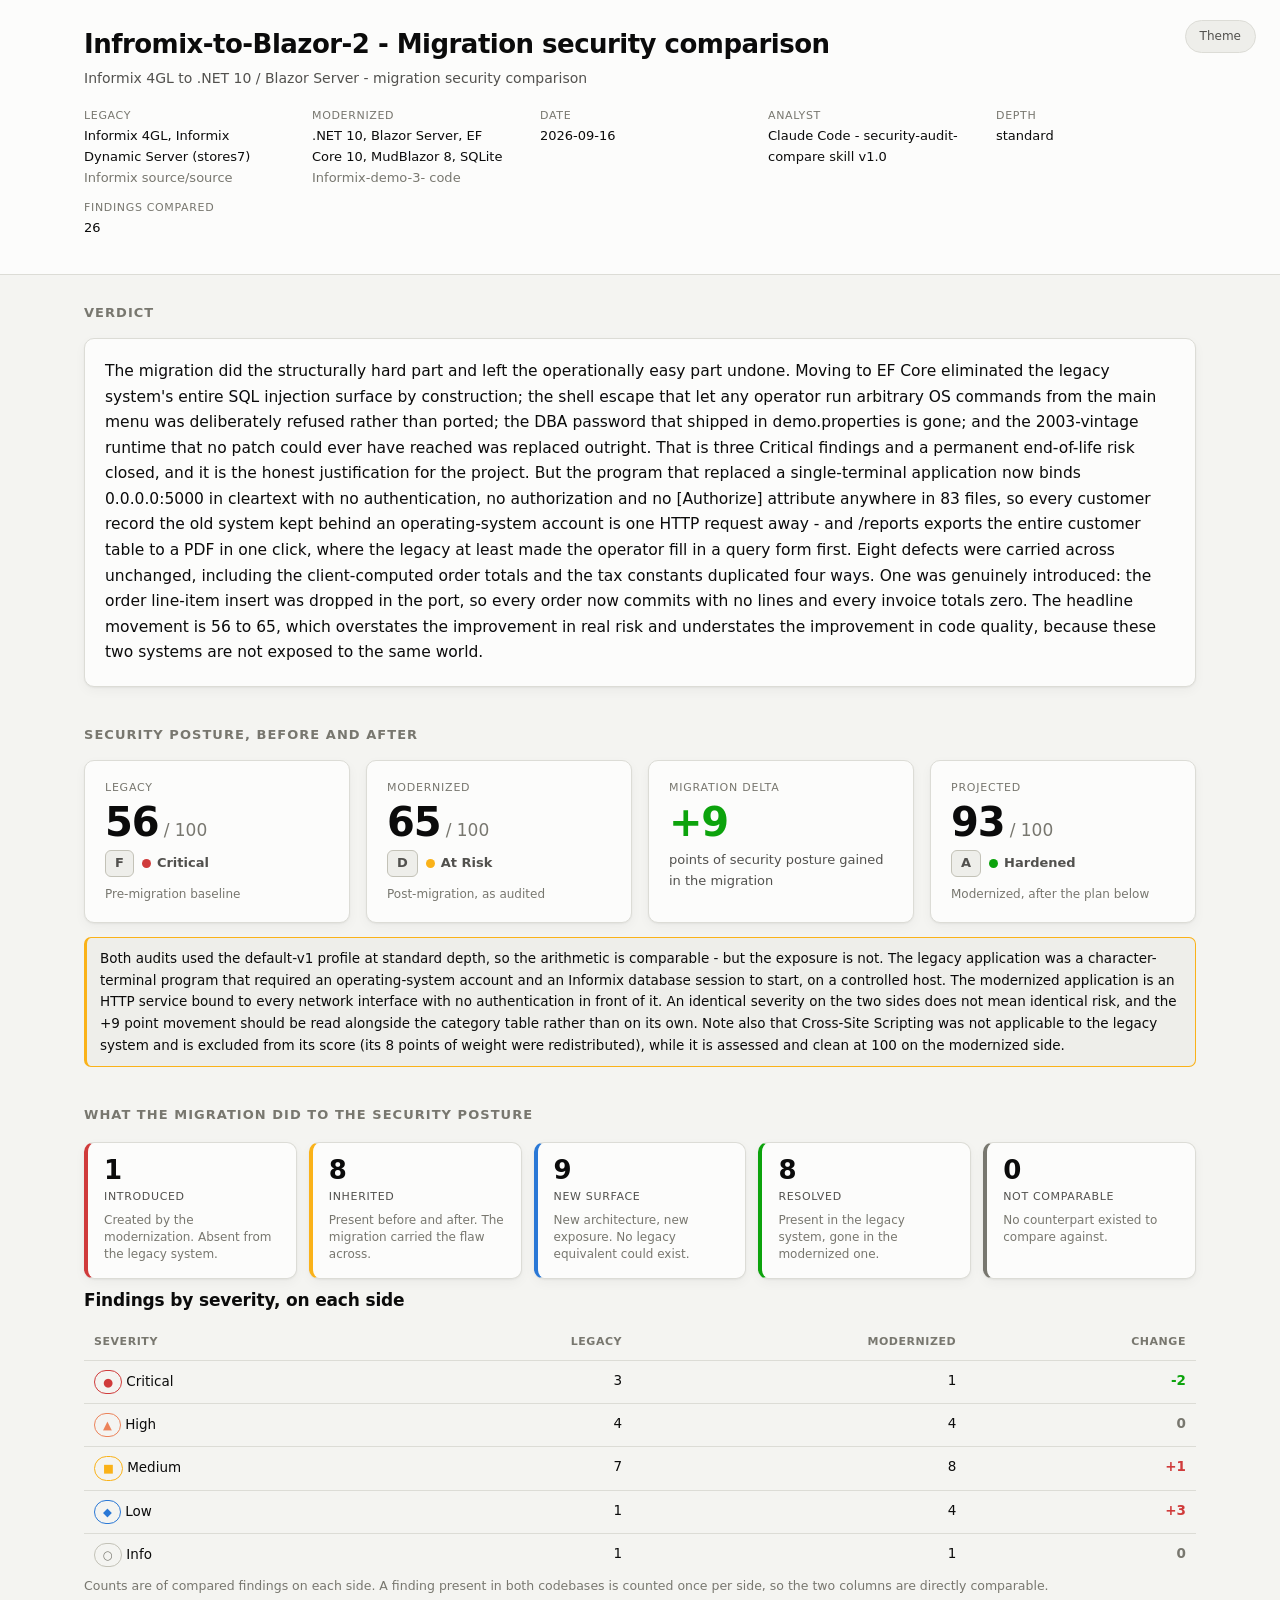
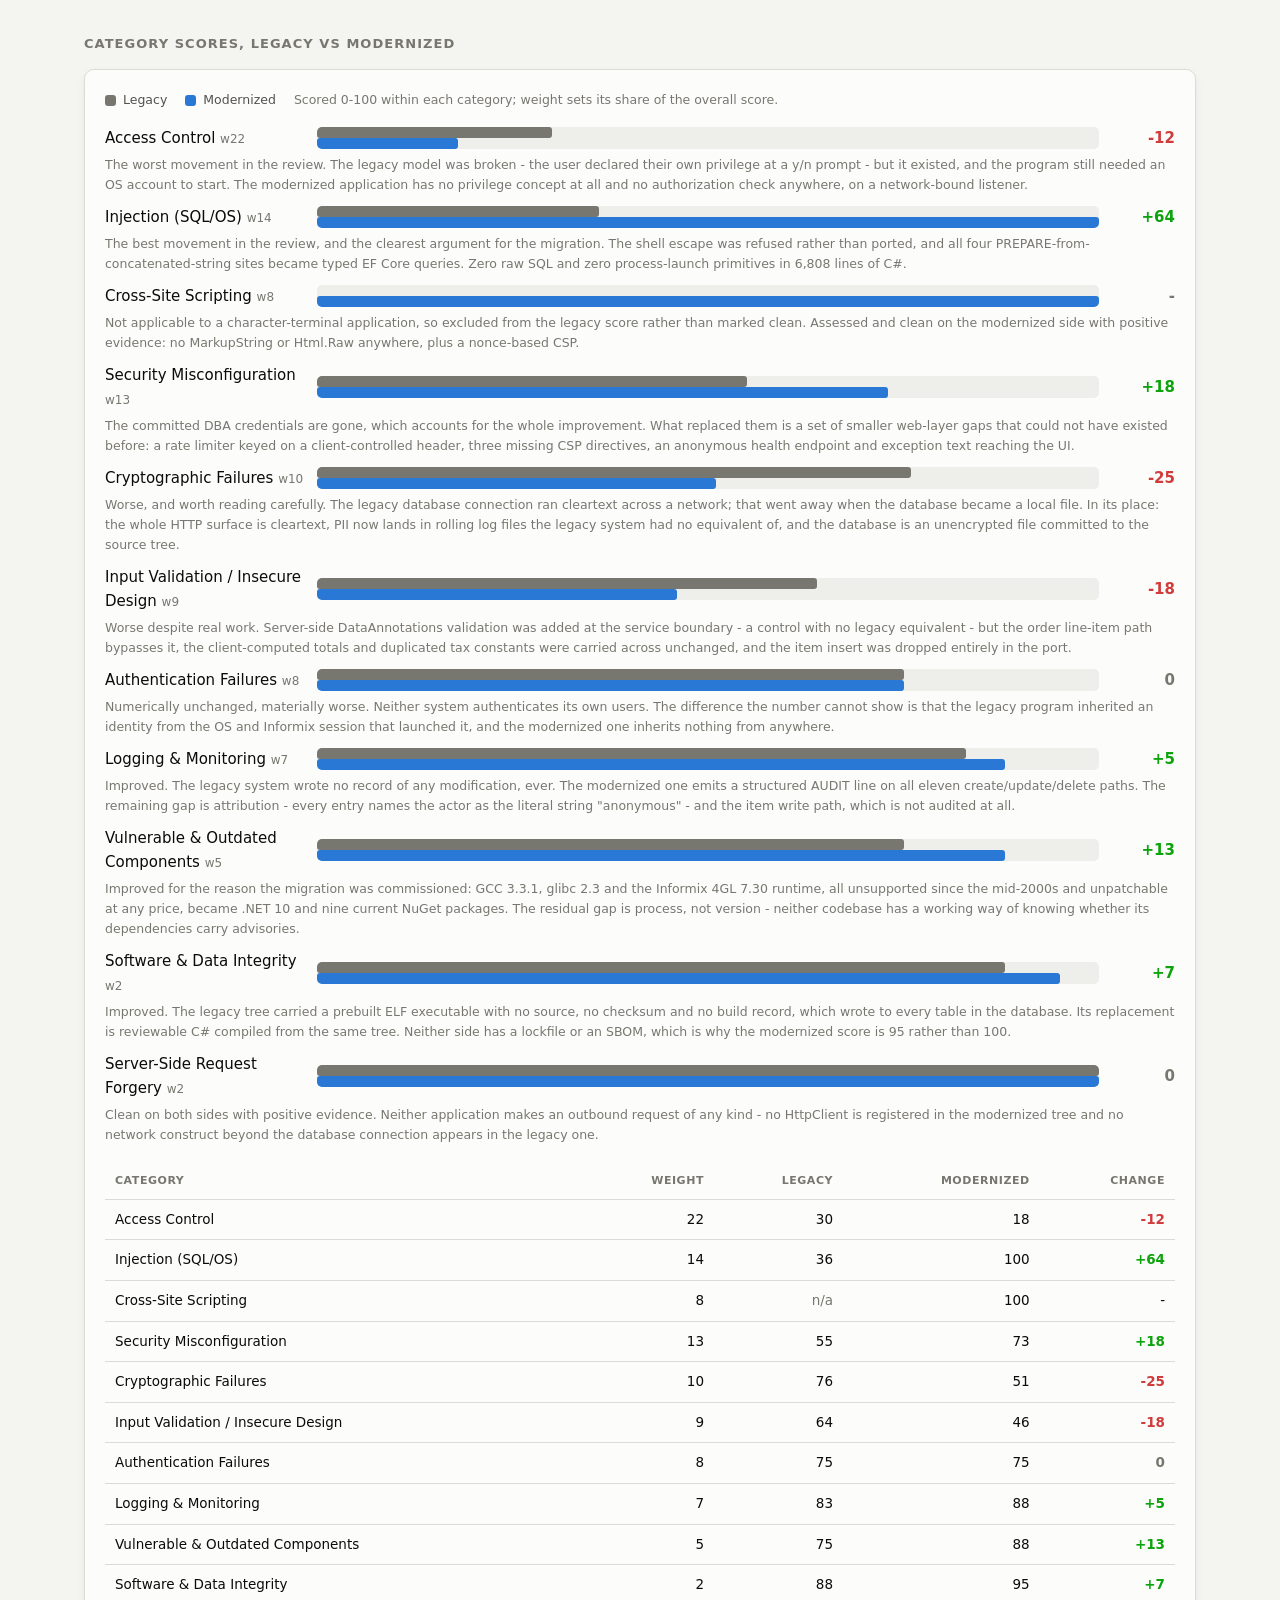
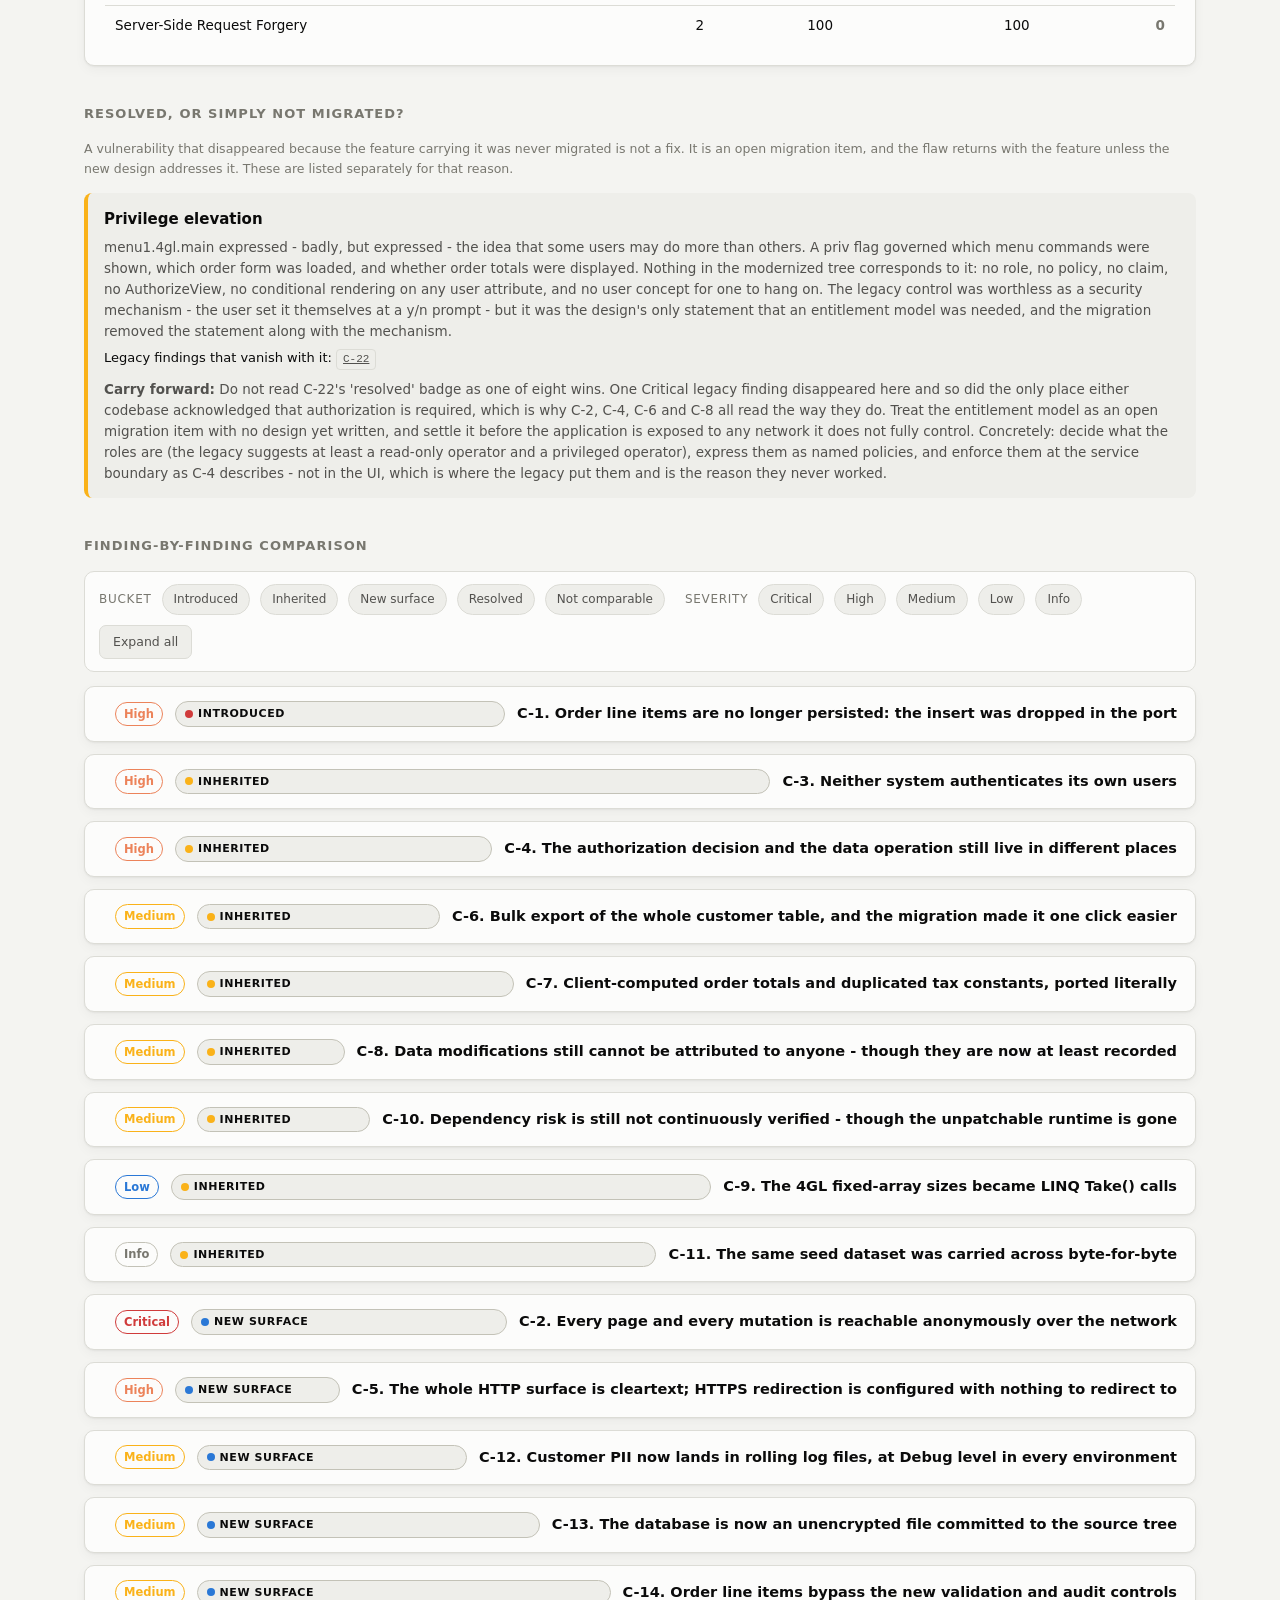
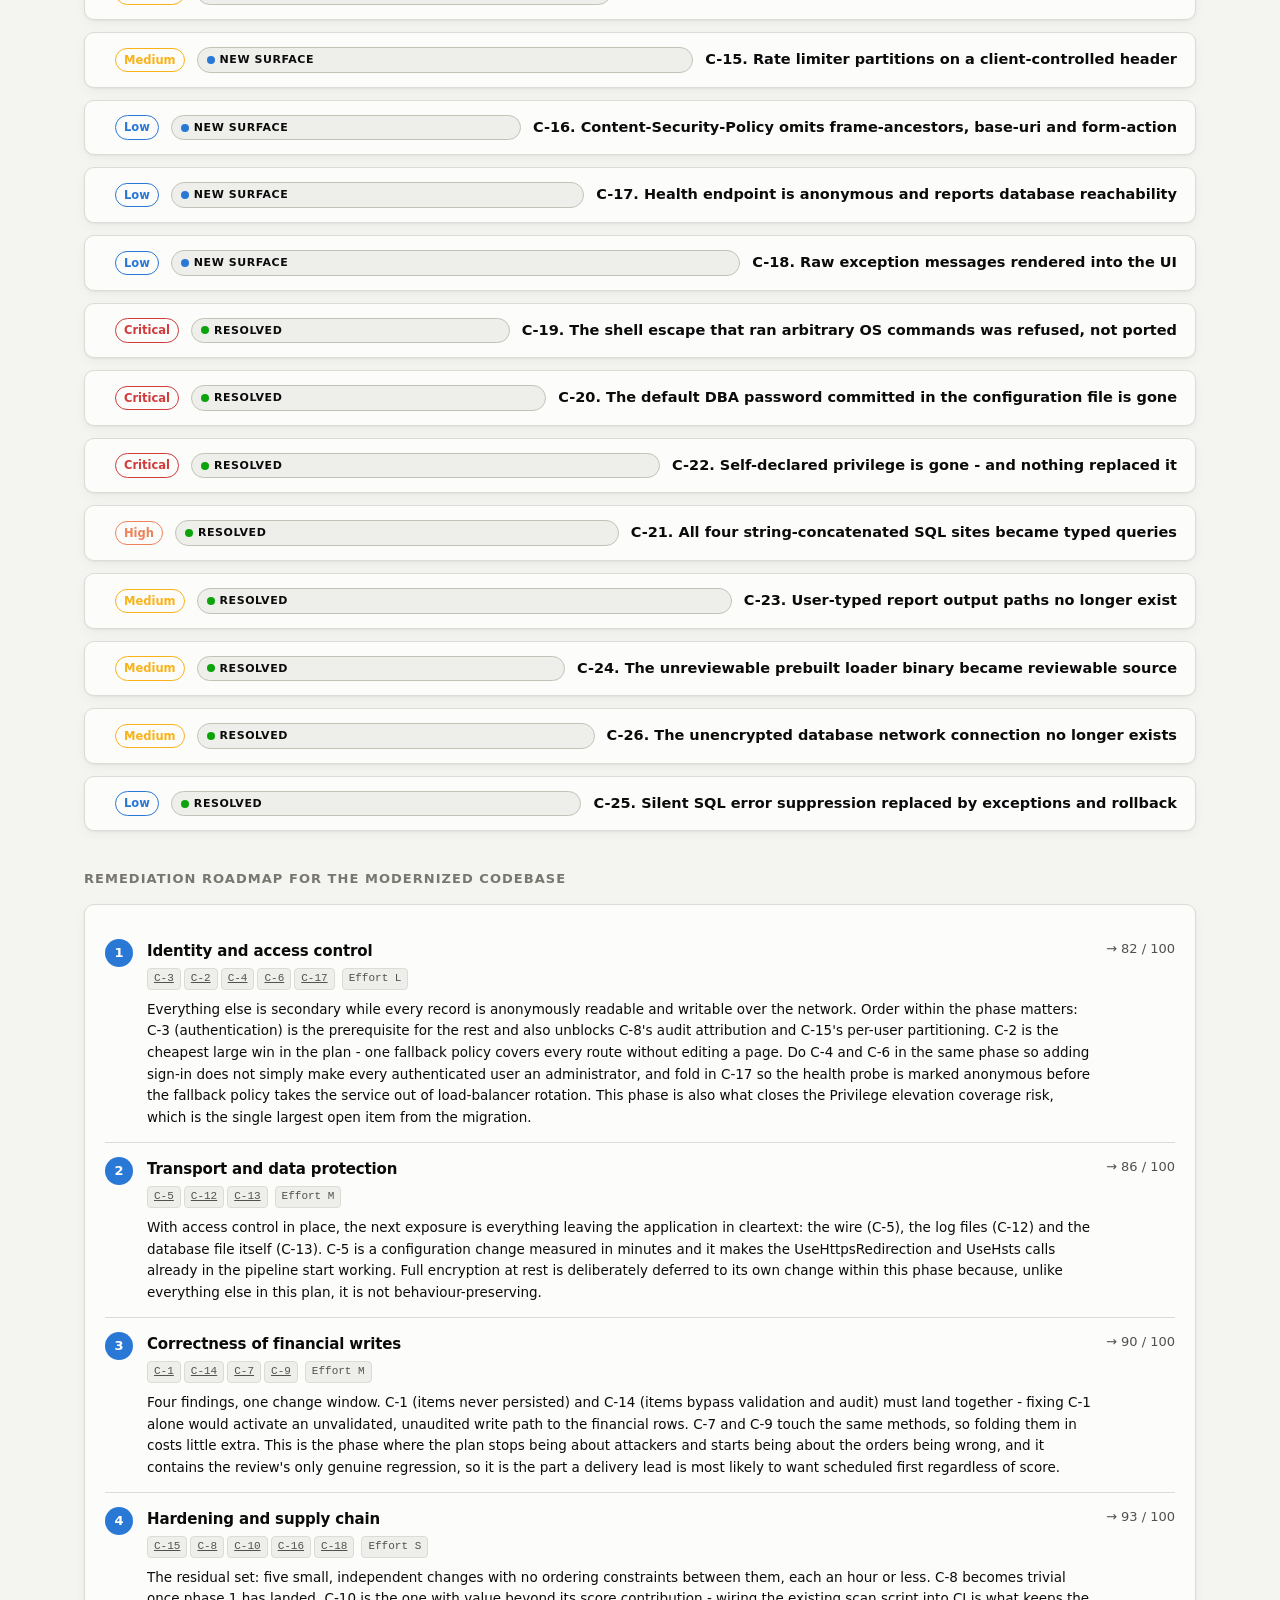
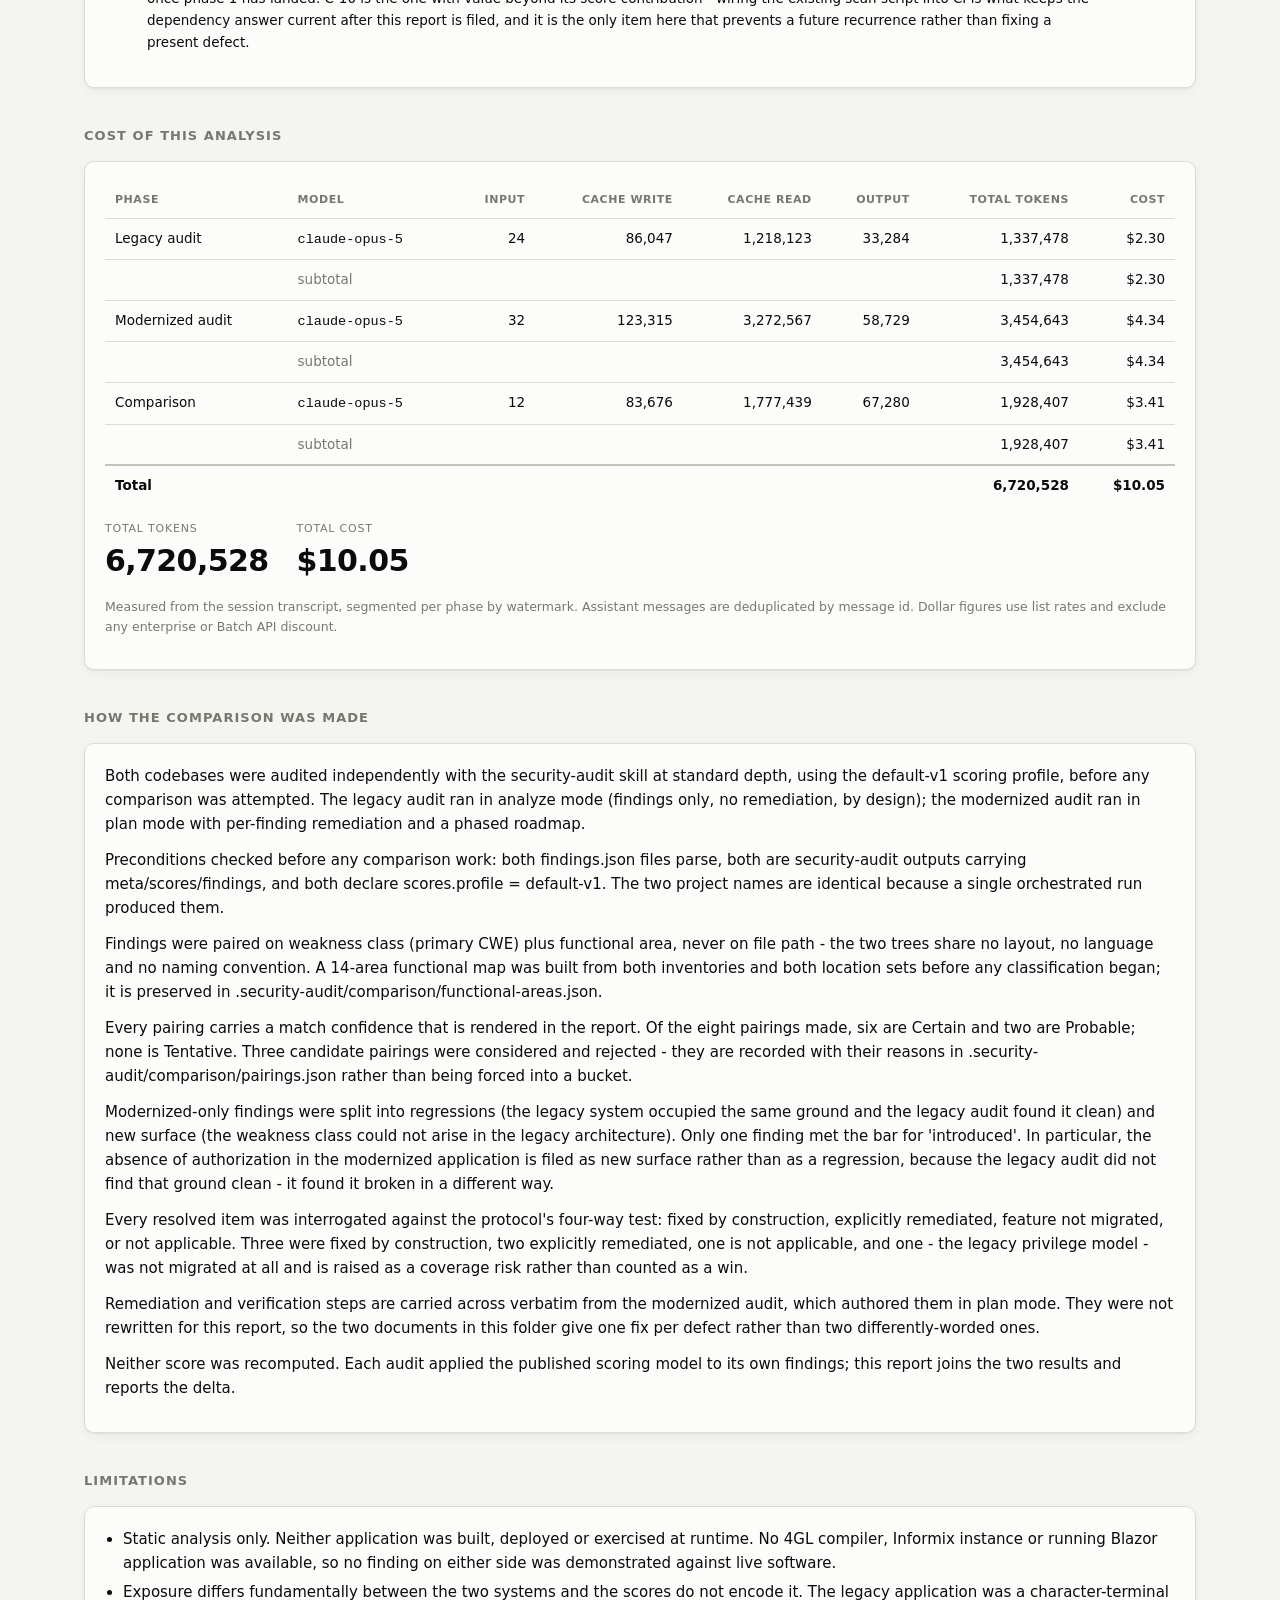
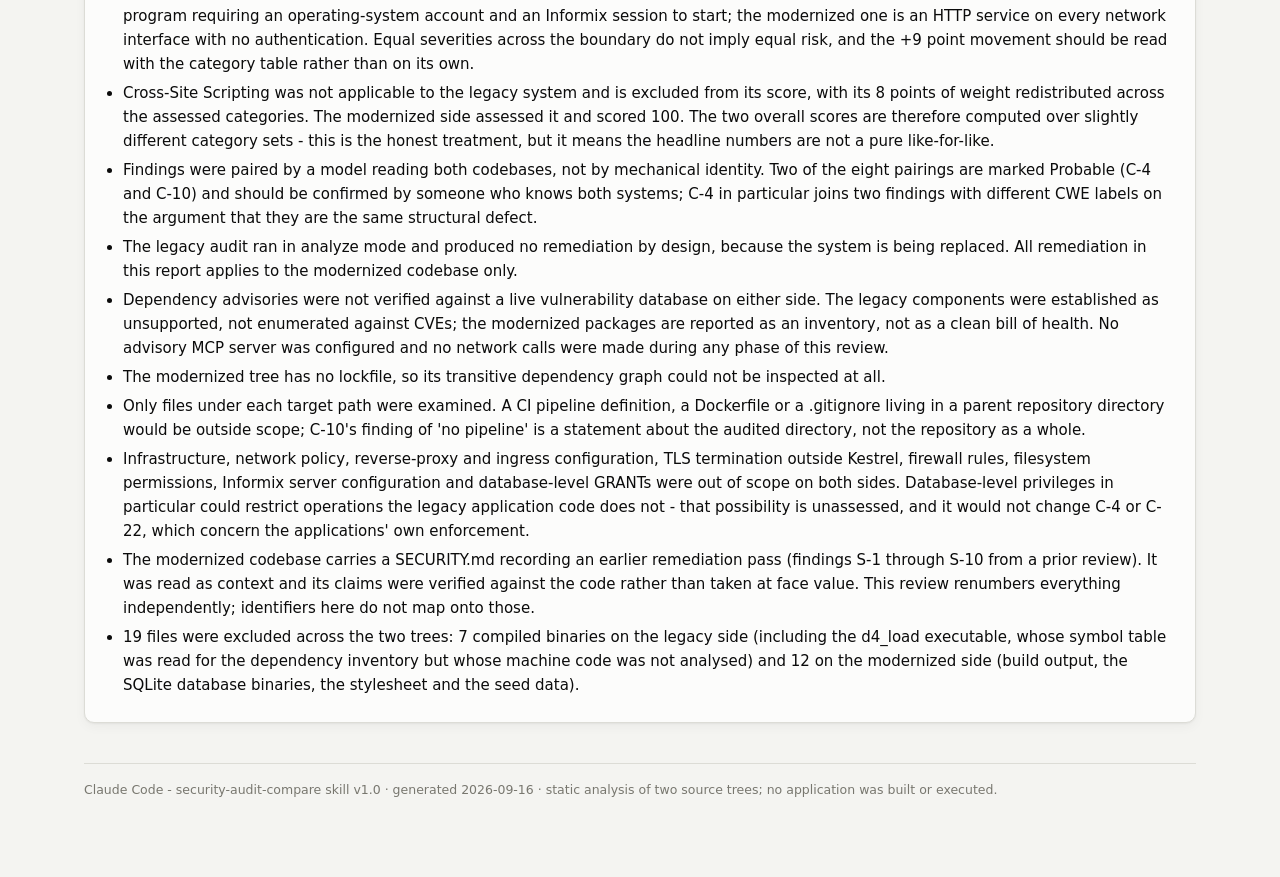
<file: docs/Security-audits-Example/Infromix-to-Blazor/Infromix-to-Blazor-2 - Comparison - Security analysis report. - 2026-09-16.html>
<!doctype html>
<html lang="en">
<head>
<meta charset="utf-8">
<meta name="viewport" content="width=device-width, initial-scale=1">
<title>Migration security comparison report</title>
<style>
/* ============================================================================
   Security analysis report - self-contained stylesheet.
   No external fonts, no CDN, no network. Opens from disk in any browser.
   Palette: dataviz reference instance (categorical slots 1-2 + status roles),
   used verbatim - the documented, validated default.
   ========================================================================= */

:root {
  color-scheme: light;

  --surface-0:      #f4f4f1;   /* page ground   */
  --surface-1:      #fcfcfb;   /* card / chart  */
  --surface-2:      #eeeeea;   /* inset, code   */
  --border:         #dcdcd6;
  --border-strong:  #c3c2b7;

  --text-primary:   #0b0b0b;
  --text-secondary: #52514e;
  --text-muted:     #78776f;

  /* categorical - fixed order, never cycled */
  --series-1:       #2a78d6;   /* Current   */
  --series-2:       #eb6834;   /* Projected */

  /* status - reserved roles, always paired with an icon + label */
  --st-good:        #0ca30c;
  --st-warning:     #fab219;
  --st-serious:     #ec835a;
  --st-critical:    #d03b3b;
  --st-neutral:     #78776f;

  --grid:           #e6e6e1;
  --shadow:         0 1px 2px rgba(0,0,0,.05), 0 4px 12px rgba(0,0,0,.04);
  --radius:         10px;
  --mono: ui-monospace, SFMono-Regular, "SF Mono", Menlo, Consolas, "Liberation Mono", monospace;
  --sans: system-ui, -apple-system, "Segoe UI", Roboto, "Helvetica Neue", Arial, sans-serif;
}

@media (prefers-color-scheme: dark) {
  :root:not([data-theme="light"]) {
    color-scheme: dark;
    --surface-0:      #121211;
    --surface-1:      #1a1a19;
    --surface-2:      #232322;
    --border:         #33332f;
    --border-strong:  #4a4a45;
    --text-primary:   #ffffff;
    --text-secondary: #c3c2b7;
    --text-muted:     #96958c;
    --series-1:       #3987e5;
    --series-2:       #d95926;
    --grid:           #2b2b28;
    --shadow:         0 1px 2px rgba(0,0,0,.4), 0 4px 12px rgba(0,0,0,.3);
  }
}
:root[data-theme="dark"] {
  color-scheme: dark;
  --surface-0:      #121211;
  --surface-1:      #1a1a19;
  --surface-2:      #232322;
  --border:         #33332f;
  --border-strong:  #4a4a45;
  --text-primary:   #ffffff;
  --text-secondary: #c3c2b7;
  --text-muted:     #96958c;
  --series-1:       #3987e5;
  --series-2:       #d95926;
  --grid:           #2b2b28;
  --shadow:         0 1px 2px rgba(0,0,0,.4), 0 4px 12px rgba(0,0,0,.3);
}

* { box-sizing: border-box; }
html { -webkit-text-size-adjust: 100%; }
body {
  margin: 0;
  background: var(--surface-0);
  color: var(--text-primary);
  font: 15px/1.6 var(--sans);
  padding: 0 0 5rem;
}
img { max-width: 100%; }
[hidden] { display: none !important; }

.wrap { max-width: 1160px; margin: 0 auto; padding: 0 24px; }

/* ---------------------------------------------------------------- header */
header.masthead {
  background: var(--surface-1);
  border-bottom: 1px solid var(--border);
  padding: 28px 0 22px;
  margin-bottom: 28px;
}
.masthead h1 { margin: 0 0 6px; font-size: 26px; line-height: 1.25; letter-spacing: -.02em; }
.masthead .sub { color: var(--text-secondary); font-size: 14px; margin: 0; }
.meta-grid {
  display: grid; gap: 10px 28px; margin-top: 18px;
  grid-template-columns: repeat(auto-fit, minmax(190px, 1fr));
  font-size: 13px;
}
.meta-grid dt { color: var(--text-muted); font-size: 11px; text-transform: uppercase; letter-spacing: .06em; margin-bottom: 2px; }
.meta-grid dd { margin: 0; color: var(--text-primary); word-break: break-word; }

.theme-toggle {
  position: absolute; top: 20px; right: 24px;
  background: var(--surface-2); color: var(--text-secondary);
  border: 1px solid var(--border); border-radius: 999px;
  padding: 6px 14px; font: inherit; font-size: 12px; cursor: pointer;
}
.theme-toggle:hover { border-color: var(--border-strong); color: var(--text-primary); }
.masthead { position: relative; }

/* ---------------------------------------------------------------- sections */
section { margin: 0 0 38px; }
h2 {
  font-size: 13px; text-transform: uppercase; letter-spacing: .08em;
  color: var(--text-muted); margin: 0 0 14px; font-weight: 600;
}
h3 { font-size: 17px; margin: 0 0 10px; letter-spacing: -.01em; }
p  { margin: 0 0 12px; }

.card {
  background: var(--surface-1); border: 1px solid var(--border);
  border-radius: var(--radius); padding: 20px; box-shadow: var(--shadow);
}

/* ---------------------------------------------------------------- score tiles */
.score-row { display: grid; gap: 16px; grid-template-columns: repeat(auto-fit, minmax(210px, 1fr)); }
.tile {
  background: var(--surface-1); border: 1px solid var(--border);
  border-radius: var(--radius); padding: 18px 20px; box-shadow: var(--shadow);
}
.tile .label { font-size: 11px; text-transform: uppercase; letter-spacing: .07em; color: var(--text-muted); margin-bottom: 6px; }
.tile .hero { font-size: 40px; line-height: 1; font-weight: 650; letter-spacing: -.03em; font-variant-numeric: tabular-nums; }
.tile .hero .of { font-size: 17px; font-weight: 400; color: var(--text-muted); letter-spacing: 0; }
.tile .foot { margin-top: 8px; font-size: 13px; color: var(--text-secondary); display: flex; align-items: center; gap: 8px; flex-wrap: wrap; }

.grade {
  display: inline-block; font-weight: 650; font-size: 13px;
  padding: 2px 9px; border-radius: 6px;
  background: var(--surface-2); border: 1px solid var(--border-strong);
}
.posture { display: inline-flex; align-items: center; gap: 6px; font-size: 13px; font-weight: 550; }
.posture .dot { width: 9px; height: 9px; border-radius: 50%; flex: none; }
.posture[data-band="Hardened"] .dot { background: var(--st-good); }
.posture[data-band="Adequate"] .dot { background: var(--series-1); }
.posture[data-band="At Risk"]  .dot { background: var(--st-warning); }
.posture[data-band="Critical"] .dot { background: var(--st-critical); }

.uplift { color: var(--st-good); font-weight: 650; font-variant-numeric: tabular-nums; }

/* ---------------------------------------------------------------- severity KPI */
.sev-row { display: grid; gap: 10px; grid-template-columns: repeat(auto-fit, minmax(112px, 1fr)); margin-top: 16px; }
.sev-tile {
  background: var(--surface-1); border: 1px solid var(--border);
  border-left: 3px solid var(--st-neutral);
  border-radius: 8px; padding: 12px 14px;
}
.sev-tile .n { font-size: 26px; font-weight: 650; line-height: 1; font-variant-numeric: tabular-nums; }
.sev-tile .k { font-size: 11px; text-transform: uppercase; letter-spacing: .06em; color: var(--text-secondary); margin-top: 5px; display: flex; align-items: center; gap: 5px; }
.sev-tile[data-sev="Critical"] { border-left-color: var(--st-critical); }
.sev-tile[data-sev="High"]     { border-left-color: var(--st-serious); }
.sev-tile[data-sev="Medium"]   { border-left-color: var(--st-warning); }
.sev-tile[data-sev="Low"]      { border-left-color: var(--series-1); }
.sev-tile[data-sev="Info"]     { border-left-color: var(--st-neutral); }

/* ---------------------------------------------------------------- chart */
.legend { display: flex; gap: 18px; align-items: center; font-size: 12.5px; color: var(--text-secondary); margin-bottom: 16px; flex-wrap: wrap; }
.legend .key { display: inline-flex; align-items: center; gap: 7px; }
.legend .swatch { width: 11px; height: 11px; border-radius: 3px; flex: none; }

.bars { display: grid; gap: 14px; }
.bar-row { display: grid; grid-template-columns: minmax(140px, 200px) 1fr; gap: 16px; align-items: center; }
.bar-row .cat { font-size: 13px; color: var(--text-secondary); line-height: 1.3; }
.bar-row .cat .wt { color: var(--text-muted); font-size: 11px; display: block; }
.bar-stack { display: grid; gap: 2px; }              /* 2px surface gap between adjacent bars */
.bar-line  { display: grid; grid-template-columns: 1fr 34px; gap: 8px; align-items: center; }
.bar-track { position: relative; height: 13px; background: var(--grid); border-radius: 3px; }
.bar-fill {
  position: absolute; left: 0; top: 0; bottom: 0;
  border-radius: 0 4px 4px 0;                        /* 4px rounded data-end, anchored to baseline */
  min-width: 3px;
}
.bar-fill.s1 { background: var(--series-1); }
.bar-fill.s2 { background: var(--series-2); }
.bar-val {
  font-size: 11.5px; font-variant-numeric: tabular-nums; color: var(--text-secondary);
  text-align: right; white-space: nowrap;
}
.bar-row.na .bar-track { background: repeating-linear-gradient(135deg, var(--grid), var(--grid) 4px, transparent 4px, transparent 8px); }
.bar-na { font-size: 11.5px; color: var(--text-muted); font-style: italic; padding-left: 2px; }

/* ---------------------------------------------------------------- tables */
table { width: 100%; border-collapse: collapse; font-size: 13.5px; }
th, td { text-align: left; padding: 9px 10px; border-bottom: 1px solid var(--border); vertical-align: top; }
th { font-size: 11px; text-transform: uppercase; letter-spacing: .05em; color: var(--text-muted); font-weight: 600; white-space: nowrap; }
tbody tr:last-child td { border-bottom: none; }
td.num, th.num { text-align: right; font-variant-numeric: tabular-nums; }
td.ctr, th.ctr { text-align: center; }
td.id, th.id   { white-space: nowrap; width: 1%; }
.table-scroll { overflow-x: auto; }

.sev-pill {
  display: inline-flex; align-items: center; gap: 5px;
  font-size: 11.5px; font-weight: 600; padding: 2px 8px; border-radius: 999px;
  border: 1px solid; white-space: nowrap;
}
.sev-pill[data-sev="Critical"] { color: var(--st-critical); border-color: var(--st-critical); }
.sev-pill[data-sev="High"]     { color: var(--st-serious);  border-color: var(--st-serious); }
.sev-pill[data-sev="Medium"]   { color: var(--st-warning);  border-color: var(--st-warning); }
.sev-pill[data-sev="Low"]      { color: var(--series-1);    border-color: var(--series-1); }
.sev-pill[data-sev="Info"]     { color: var(--text-muted);  border-color: var(--border-strong); }
:root[data-theme="dark"] .sev-pill[data-sev="Medium"],
:root:not([data-theme="light"]) .sev-pill[data-sev="Medium"] { color: var(--st-warning); }

.tag {
  display: inline-block; font-size: 11px; font-family: var(--mono);
  background: var(--surface-2); border: 1px solid var(--border);
  color: var(--text-secondary); padding: 1px 6px; border-radius: 4px; margin: 1px 3px 1px 0;
  white-space: nowrap;
}
.conf { font-size: 11.5px; color: var(--text-secondary); }
.conf[data-c="Possible"] { color: var(--st-warning); font-weight: 600; }

/* ---------------------------------------------------------------- filters */
.toolbar {
  display: flex; gap: 10px; flex-wrap: wrap; align-items: center;
  margin-bottom: 14px; padding: 12px 14px;
  background: var(--surface-1); border: 1px solid var(--border); border-radius: var(--radius);
}
.toolbar input[type="search"], .toolbar select {
  font: inherit; font-size: 13px; padding: 6px 10px;
  background: var(--surface-2); color: var(--text-primary);
  border: 1px solid var(--border); border-radius: 7px;
}
.toolbar input[type="search"] { min-width: 210px; flex: 1 1 210px; }
.chip {
  font: inherit; font-size: 12px; padding: 5px 11px; cursor: pointer;
  background: var(--surface-2); color: var(--text-secondary);
  border: 1px solid var(--border); border-radius: 999px;
}
.chip[aria-pressed="true"] { background: var(--text-primary); color: var(--surface-1); border-color: var(--text-primary); }
.btn {
  font: inherit; font-size: 12.5px; padding: 6px 13px; cursor: pointer;
  background: var(--surface-2); color: var(--text-secondary);
  border: 1px solid var(--border); border-radius: 7px;
}
.btn:hover { border-color: var(--border-strong); color: var(--text-primary); }
.count-note { font-size: 12.5px; color: var(--text-muted); margin-left: auto; }

/* ---------------------------------------------------------------- findings */
.finding {
  background: var(--surface-1); border: 1px solid var(--border);
  border-radius: var(--radius); margin-bottom: 12px; box-shadow: var(--shadow);
  overflow: hidden;
}
.finding.done { opacity: .62; }
.finding > summary {
  list-style: none; cursor: pointer; padding: 14px 18px;
  display: grid; grid-template-columns: auto auto 1fr auto; gap: 12px; align-items: center;
}
.finding > summary::-webkit-details-marker { display: none; }
.finding > summary:hover { background: var(--surface-2); }
.finding .fid { font-family: var(--mono); font-size: 12px; color: var(--text-muted); }
.finding .ftitle { display: block; font-weight: 550; font-size: 14.5px; line-height: 1.35; }
.finding .fmeta  { display: block; font-size: 12px; color: var(--text-muted); margin-top: 3px; }
.finding .chev { color: var(--text-muted); font-size: 12px; }
.finding[open] .chev { transform: rotate(90deg); }
.chev { display: inline-block; transition: transform .12s ease; }

.fbody { padding: 4px 18px 20px; border-top: 1px solid var(--border); }
.fblock { margin-top: 16px; }
.fblock > .h {
  font-size: 11px; text-transform: uppercase; letter-spacing: .07em;
  color: var(--text-muted); font-weight: 600; margin-bottom: 6px;
}
.loc {
  font-family: var(--mono); font-size: 12.5px;
  background: var(--surface-2); border: 1px solid var(--border);
  border-left: 2px solid var(--border-strong);
  border-radius: 6px; padding: 8px 11px; margin-bottom: 6px; overflow-x: auto;
}
.loc .path { color: var(--series-1); font-weight: 600; }
.loc .code { display: block; margin-top: 4px; color: var(--text-secondary); white-space: pre; }

pre.code {
  font-family: var(--mono); font-size: 12.5px; line-height: 1.55;
  background: var(--surface-2); border: 1px solid var(--border);
  border-radius: 8px; padding: 12px 14px; overflow-x: auto; margin: 0;
  white-space: pre;
}
.diff { display: grid; gap: 10px; grid-template-columns: 1fr 1fr; }
@media (max-width: 800px) { .diff { grid-template-columns: 1fr; } }
.diff .lbl { font-size: 11px; text-transform: uppercase; letter-spacing: .06em; color: var(--text-muted); margin-bottom: 5px; }
.diff .before pre.code { border-left: 2px solid var(--st-critical); }
.diff .after  pre.code { border-left: 2px solid var(--st-good); }

ol.steps { margin: 0; padding-left: 20px; }
ol.steps li { margin-bottom: 6px; }
ul.plain { margin: 0; padding-left: 18px; }
ul.plain li { margin-bottom: 5px; }

.verify {
  background: var(--surface-2); border: 1px solid var(--border);
  border-left: 3px solid var(--st-good);
  border-radius: 7px; padding: 10px 13px; font-size: 13.5px;
}
.warnbox {
  background: var(--surface-2); border: 1px solid var(--st-warning);
  border-left: 3px solid var(--st-warning);
  border-radius: 7px; padding: 10px 13px; font-size: 13.5px;
}
.kv { display: grid; grid-template-columns: repeat(auto-fit, minmax(150px, 1fr)); gap: 10px 20px; font-size: 13px; }
.kv .k { font-size: 11px; text-transform: uppercase; letter-spacing: .06em; color: var(--text-muted); }

.badge-nb {
  font-size: 11px; font-weight: 600; padding: 2px 8px; border-radius: 999px;
  border: 1px solid var(--st-good); color: var(--st-good);
}
.badge-br {
  font-size: 11px; font-weight: 600; padding: 2px 8px; border-radius: 999px;
  border: 1px solid var(--st-critical); color: var(--st-critical);
}

.chk { width: 16px; height: 16px; cursor: pointer; accent-color: var(--st-good); }

/* ---------------------------------------------------------------- roadmap */
.phase {
  display: grid; grid-template-columns: auto 1fr auto; gap: 14px; align-items: start;
  padding: 14px 0; border-bottom: 1px solid var(--border);
}
.phase:last-child { border-bottom: none; }
.phase .pnum {
  width: 28px; height: 28px; border-radius: 50%; flex: none;
  background: var(--series-1); color: #fff;
  display: grid; place-items: center; font-size: 13px; font-weight: 650;
}
.phase .pafter { font-size: 13px; color: var(--text-secondary); white-space: nowrap; font-variant-numeric: tabular-nums; }

/* ---------------------------------------------------------------- cost */
.cost-caveat {
  border-left: 3px solid var(--st-warning);
  background: var(--surface-2); border-radius: 7px;
  padding: 10px 13px; font-size: 13.5px; margin-bottom: 14px;
}
.cost-total { display: flex; gap: 28px; flex-wrap: wrap; align-items: baseline; margin-top: 14px; }
.cost-total .big { font-size: 30px; font-weight: 650; letter-spacing: -.02em; font-variant-numeric: tabular-nums; }

/* ---------------------------------------------------------------- misc */
footer.foot { color: var(--text-muted); font-size: 12.5px; border-top: 1px solid var(--border); padding-top: 16px; margin-top: 40px; }
.empty { color: var(--text-muted); font-style: italic; padding: 18px; text-align: center; }
a { color: var(--series-1); }

/* ---------------------------------------------------------------- print */
@media print {
  :root { color-scheme: light; }
  body { background: #fff; font-size: 10.5pt; padding: 0; }
  .toolbar, .theme-toggle, .no-print { display: none !important; }
  .card, .tile, .finding, .sev-tile { box-shadow: none; border: 1px solid #ccc; break-inside: avoid; }
  .finding { break-inside: avoid; }
  .fbody { display: block !important; }
  section { break-inside: avoid-page; }
  h2 { break-after: avoid; }
  a { text-decoration: none; color: inherit; }
  .wrap { max-width: none; padding: 0 8mm; }
}

/* ============================================================================
   Comparison-report additions. Everything above is shared verbatim with the
   security-audit report stylesheet so the three reports in a project folder
   read as one document set.
   ========================================================================= */

/* Bucket is the primary axis of this report, so it gets a reserved colour role
   each - always paired with a text label, never colour alone. */
:root {
  --bk-resolved:   #0ca30c;   /* gone in the modernized tree      */
  --bk-inherited:  #fab219;   /* carried across the migration     */
  --bk-introduced: #d03b3b;   /* created by the migration         */
  --bk-newsurface: #2a78d6;   /* new architecture, new exposure   */
  --bk-nocompare:  #78776f;   /* no counterpart to compare against */
}
@media (prefers-color-scheme: dark) {
  :root:not([data-theme="light"]) {
    --bk-resolved: #3cc13c; --bk-inherited: #ffc93f; --bk-introduced: #e85c5c;
    --bk-newsurface: #3987e5; --bk-nocompare: #96958c;
  }
}
:root[data-theme="dark"] {
  --bk-resolved: #3cc13c; --bk-inherited: #ffc93f; --bk-introduced: #e85c5c;
  --bk-newsurface: #3987e5; --bk-nocompare: #96958c;
}

/* ------------------------------------------------------------ bucket tiles */
.bucket-row { display: grid; grid-template-columns: repeat(auto-fit, minmax(150px, 1fr)); gap: 12px; margin: 16px 0 8px; }
.bk-tile {
  background: var(--surface-1); border: 1px solid var(--border); border-left: 4px solid var(--bk-nocompare);
  border-radius: var(--radius); padding: 14px 16px; box-shadow: var(--shadow);
}
.bk-tile .n { font-size: 26px; font-weight: 650; line-height: 1; font-variant-numeric: tabular-nums; }
.bk-tile .k { font-size: 11px; text-transform: uppercase; letter-spacing: .06em; color: var(--text-secondary); margin-top: 5px; display: flex; align-items: center; gap: 5px; }
.bk-tile .d { font-size: 12px; color: var(--text-muted); margin-top: 6px; line-height: 1.45; }
.bk-tile[data-bucket="resolved"]   { border-left-color: var(--bk-resolved); }
.bk-tile[data-bucket="inherited"]  { border-left-color: var(--bk-inherited); }
.bk-tile[data-bucket="introduced"] { border-left-color: var(--bk-introduced); }
.bk-tile[data-bucket="new-surface"]{ border-left-color: var(--bk-newsurface); }
.bk-tile[data-bucket="not-comparable"] { border-left-color: var(--bk-nocompare); }

.bk-pill {
  display: inline-flex; align-items: center; gap: 5px; font-size: 11px; font-weight: 600;
  text-transform: uppercase; letter-spacing: .05em; padding: 3px 9px; border-radius: 999px;
  border: 1px solid var(--border-strong); color: var(--text-primary); background: var(--surface-2);
}
.bk-pill .dot { width: 8px; height: 8px; border-radius: 50%; background: var(--bk-nocompare); }
.bk-pill[data-bucket="resolved"]    .dot { background: var(--bk-resolved); }
.bk-pill[data-bucket="inherited"]   .dot { background: var(--bk-inherited); }
.bk-pill[data-bucket="introduced"]  .dot { background: var(--bk-introduced); }
.bk-pill[data-bucket="new-surface"] .dot { background: var(--bk-newsurface); }

/* --------------------------------------------------- side-by-side compare */
.side-by-side { display: grid; grid-template-columns: 1fr 1fr; gap: 14px; margin-top: 12px; }
.side { background: var(--surface-2); border: 1px solid var(--border); border-radius: 8px; padding: 12px 14px; }
.side h5 { margin: 0 0 8px; font-size: 11px; text-transform: uppercase; letter-spacing: .07em; color: var(--text-muted); font-weight: 650; }
.side .none { color: var(--text-muted); font-style: italic; font-size: 13px; }
.side-arrow { display: flex; align-items: center; justify-content: center; color: var(--text-muted); font-size: 20px; }
@media (max-width: 760px) { .side-by-side { grid-template-columns: 1fr; } }

/* ------------------------------------------------------------ score deltas */
.delta { font-variant-numeric: tabular-nums; font-weight: 650; }
.delta.up   { color: var(--st-good); }
.delta.down { color: var(--st-critical); }
.delta.flat { color: var(--text-muted); }
.cat-delta-table td.num { text-align: right; }

/* the two-tone category bar: legacy vs modernized on one track */
.cmp-bar-row { display: grid; grid-template-columns: 200px 1fr 64px; gap: 12px; align-items: center; margin-bottom: 9px; }
.cmp-track { position: relative; height: 22px; background: var(--surface-2); border-radius: 5px; overflow: hidden; }
.cmp-seg { position: absolute; top: 0; height: 11px; border-radius: 3px; }
.cmp-seg.lg { top: 0; background: var(--st-neutral); }
.cmp-seg.md { top: 11px; background: var(--series-1); }
@media (max-width: 700px) { .cmp-bar-row { grid-template-columns: 120px 1fr 54px; } }

/* ------------------------------------------------------- coverage warnings */
.coverage { border-left: 4px solid var(--st-warning); background: var(--surface-2);
  border-radius: 8px; padding: 14px 16px; margin-bottom: 12px; }
.coverage h4 { margin: 0 0 6px; font-size: 15px; }
.coverage .why { color: var(--text-secondary); font-size: 13.5px; margin: 0 0 6px; line-height: 1.55; }

/* ------------------------------------------------------------- match badge */
.match { font-size: 11px; text-transform: uppercase; letter-spacing: .05em; padding: 2px 8px;
  border-radius: 999px; border: 1px dashed var(--border-strong); color: var(--text-muted); }
.match[data-c="Tentative"] { border-style: dotted; color: var(--st-warning); border-color: var(--st-warning); }

/* --------------------------------------------------------------- cost rows */
.phase-cost td.num { text-align: right; font-variant-numeric: tabular-nums; }
.phase-cost tr.total td { font-weight: 650; border-top: 2px solid var(--border-strong); }
</style>
</head>
<body>
<script id="compare-data" type="application/json">
{
  "schemaVersion": "1.0",
  "meta": {
    "projectName": "Infromix-to-Blazor-2",
    "scanDate": "2026-09-16",
    "analyst": "Claude Code - security-audit-compare skill v1.0",
    "depth": "standard",
    "comparisonDepth": "full",
    "comparedCount": 26,
    "subtitle": "Informix 4GL to .NET 10 / Blazor Server - migration security comparison",
    "verdict": "The migration did the structurally hard part and left the operationally easy part undone. Moving to EF Core eliminated the legacy system's entire SQL injection surface by construction; the shell escape that let any operator run arbitrary OS commands from the main menu was deliberately refused rather than ported; the DBA password that shipped in demo.properties is gone; and the 2003-vintage runtime that no patch could ever have reached was replaced outright. That is three Critical findings and a permanent end-of-life risk closed, and it is the honest justification for the project. But the program that replaced a single-terminal application now binds 0.0.0.0:5000 in cleartext with no authentication, no authorization and no [Authorize] attribute anywhere in 83 files, so every customer record the old system kept behind an operating-system account is one HTTP request away - and /reports exports the entire customer table to a PDF in one click, where the legacy at least made the operator fill in a query form first. Eight defects were carried across unchanged, including the client-computed order totals and the tax constants duplicated four ways. One was genuinely introduced: the order line-item insert was dropped in the port, so every order now commits with no lines and every invoice totals zero. The headline movement is 56 to 65, which overstates the improvement in real risk and understates the improvement in code quality, because these two systems are not exposed to the same world.",
    "scoreCaveat": "Both audits used the default-v1 profile at standard depth, so the arithmetic is comparable - but the exposure is not. The legacy application was a character-terminal program that required an operating-system account and an Informix database session to start, on a controlled host. The modernized application is an HTTP service bound to every network interface with no authentication in front of it. An identical severity on the two sides does not mean identical risk, and the +9 point movement should be read alongside the category table rather than on its own. Note also that Cross-Site Scripting was not applicable to the legacy system and is excluded from its score (its 8 points of weight were redistributed), while it is assessed and clean at 100 on the modernized side.",
    "legacy": {
      "targetPath": "Informix source/source",
      "stack": "Informix 4GL, Informix Dynamic Server (stores7)",
      "reportFile": "Infromix-to-Blazor-2 - Legacy - Security analysis report. - 2026-09-16.html",
      "findingsCount": 16,
      "mode": "analyze",
      "depth": "standard"
    },
    "modernized": {
      "targetPath": "Informix-demo-3- code",
      "stack": ".NET 10, Blazor Server, EF Core 10, MudBlazor 8, SQLite",
      "reportFile": "Infromix-to-Blazor-2 - Modernized - Security analysis report. - 2026-09-16.html",
      "findingsCount": 17,
      "mode": "plan",
      "depth": "standard"
    }
  },
  "scores": {
    "profile": "default-v1",
    "legacy": { "score": 56, "grade": "F", "posture": "Critical" },
    "modernized": { "score": 65, "grade": "D", "posture": "At Risk" },
    "projected": { "score": 93, "grade": "A", "posture": "Hardened" },
    "categories": [
      { "key": "access-control", "name": "Access Control", "owasp": "A01", "weight": 22,
        "legacy": 30, "modernized": 18,
        "note": "The worst movement in the review. The legacy model was broken - the user declared their own privilege at a y/n prompt - but it existed, and the program still needed an OS account to start. The modernized application has no privilege concept at all and no authorization check anywhere, on a network-bound listener." },
      { "key": "injection", "name": "Injection (SQL/OS)", "owasp": "A03", "weight": 14,
        "legacy": 36, "modernized": 100,
        "note": "The best movement in the review, and the clearest argument for the migration. The shell escape was refused rather than ported, and all four PREPARE-from-concatenated-string sites became typed EF Core queries. Zero raw SQL and zero process-launch primitives in 6,808 lines of C#." },
      { "key": "xss", "name": "Cross-Site Scripting", "owasp": "A03", "weight": 8,
        "legacy": null, "modernized": 100,
        "note": "Not applicable to a character-terminal application, so excluded from the legacy score rather than marked clean. Assessed and clean on the modernized side with positive evidence: no MarkupString or Html.Raw anywhere, plus a nonce-based CSP." },
      { "key": "misconfiguration", "name": "Security Misconfiguration", "owasp": "A05", "weight": 13,
        "legacy": 55, "modernized": 73,
        "note": "The committed DBA credentials are gone, which accounts for the whole improvement. What replaced them is a set of smaller web-layer gaps that could not have existed before: a rate limiter keyed on a client-controlled header, three missing CSP directives, an anonymous health endpoint and exception text reaching the UI." },
      { "key": "cryptographic", "name": "Cryptographic Failures", "owasp": "A02", "weight": 10,
        "legacy": 76, "modernized": 51,
        "note": "Worse, and worth reading carefully. The legacy database connection ran cleartext across a network; that went away when the database became a local file. In its place: the whole HTTP surface is cleartext, PII now lands in rolling log files the legacy system had no equivalent of, and the database is an unencrypted file committed to the source tree." },
      { "key": "validation", "name": "Input Validation / Insecure Design", "owasp": "A04", "weight": 9,
        "legacy": 64, "modernized": 46,
        "note": "Worse despite real work. Server-side DataAnnotations validation was added at the service boundary - a control with no legacy equivalent - but the order line-item path bypasses it, the client-computed totals and duplicated tax constants were carried across unchanged, and the item insert was dropped entirely in the port." },
      { "key": "authentication", "name": "Authentication Failures", "owasp": "A07", "weight": 8,
        "legacy": 75, "modernized": 75,
        "note": "Numerically unchanged, materially worse. Neither system authenticates its own users. The difference the number cannot show is that the legacy program inherited an identity from the OS and Informix session that launched it, and the modernized one inherits nothing from anywhere." },
      { "key": "logging", "name": "Logging & Monitoring", "owasp": "A09", "weight": 7,
        "legacy": 83, "modernized": 88,
        "note": "Improved. The legacy system wrote no record of any modification, ever. The modernized one emits a structured AUDIT line on all eleven create/update/delete paths. The remaining gap is attribution - every entry names the actor as the literal string \"anonymous\" - and the item write path, which is not audited at all." },
      { "key": "dependencies", "name": "Vulnerable & Outdated Components", "owasp": "A06", "weight": 5,
        "legacy": 75, "modernized": 88,
        "note": "Improved for the reason the migration was commissioned: GCC 3.3.1, glibc 2.3 and the Informix 4GL 7.30 runtime, all unsupported since the mid-2000s and unpatchable at any price, became .NET 10 and nine current NuGet packages. The residual gap is process, not version - neither codebase has a working way of knowing whether its dependencies carry advisories." },
      { "key": "integrity", "name": "Software & Data Integrity", "owasp": "A08", "weight": 2,
        "legacy": 88, "modernized": 95,
        "note": "Improved. The legacy tree carried a prebuilt ELF executable with no source, no checksum and no build record, which wrote to every table in the database. Its replacement is reviewable C# compiled from the same tree. Neither side has a lockfile or an SBOM, which is why the modernized score is 95 rather than 100." },
      { "key": "ssrf", "name": "Server-Side Request Forgery", "owasp": "A10", "weight": 2,
        "legacy": 100, "modernized": 100,
        "note": "Clean on both sides with positive evidence. Neither application makes an outbound request of any kind - no HttpClient is registered in the modernized tree and no network construct beyond the database connection appears in the legacy one." }
    ]
  },
  "functionalAreas": [
    { "name": "Application entry and menu navigation", "counterpart": "both",
      "legacyPaths": ["d4_main.4gl", "menu1.4gl.main", "ordmenu.4gl.main", "query1.4gl.main"],
      "modernPaths": ["Program.cs", "Shared/MainLayout.razor", "Shared/NavMenu.razor", "Pages/Shared/Home.razor"] },
    { "name": "Customer record CRUD", "counterpart": "both",
      "legacyPaths": ["d4_cust.4gl", "custform.per", "customer.per"],
      "modernPaths": ["Application/Services/D4Cust/D4CustService.cs", "Pages/Customers/CustomerForm.razor.cs"] },
    { "name": "Customer query-by-example search", "counterpart": "both",
      "legacyPaths": ["d4_cust.4gl (query_customer)", "query1.4gl.main", "menu1.4gl.main (set_curs)"],
      "modernPaths": ["D4CustService.query_customerAsync", "Application/DTOs/Customers/CustomerSearchDto.cs", "Pages/Reports/CustomerFilterDialog.razor.cs"] },
    { "name": "Order entry and line items", "counterpart": "both",
      "legacyPaths": ["d4_orders.4gl", "ordmenu.4gl.main", "orderform.per"],
      "modernPaths": ["Application/Services/D4Orders/D4OrdersService.cs", "Pages/Orders/OrderForm.razor.cs"] },
    { "name": "Invoice generation", "counterpart": "both",
      "legacyPaths": ["d4_orders.4gl (invoice, REPORT r_invoice)"],
      "modernPaths": ["D4OrdersService.GenerateInvoiceAsync", "D4OrdersService.GenerateInvoicePdfAsync"],
      "note": "Legacy emitted a text report to file, printer or screen; modernized emits a QuestPDF document." },
    { "name": "Reporting and bulk export", "counterpart": "both",
      "legacyPaths": ["d4_report.4gl"],
      "modernPaths": ["Application/Services/D4Report/D4ReportService.cs", "Pages/Reports/Reports.razor.cs"],
      "note": "Legacy print_backlog and print_stock were stubs; both are implemented on the modernized side." },
    { "name": "Stock catalogue maintenance", "counterpart": "both",
      "legacyPaths": ["d4_stock.4gl", "stock1.per", "stock_sel.per"],
      "modernPaths": ["Application/Services/D4Stock/D4StockService.cs", "Pages/Stock/StockList.razor.cs"],
      "note": "All four legacy functions were stubs printing 'This option has not been implemented'. The modernized side implements them fully - functionality added by the migration rather than ported, and it arrives with the same absence of authorization as everything else." },
    { "name": "Privilege elevation", "counterpart": "legacy-only",
      "legacyPaths": ["menu1.4gl.main (priv flag, lines 39-46, 52-56, 115-122)", "p_ordcur.per", "ordcur.per"],
      "modernPaths": [],
      "note": "No privilege, role or entitlement concept exists anywhere in the modernized tree. See coverage risk." },
    { "name": "Shell escape / OS command access", "counterpart": "both",
      "legacyPaths": ["d4_main.4gl (bang, lines 28, 43-54)"],
      "modernPaths": ["Application/Services/D4Main/D4MainService.cs (bangAsync, lines 74-83)"],
      "note": "Ported as a deliberate refusal: the function exists, logs a warning and sets a status message rather than executing anything." },
    { "name": "Database connection and credentials", "counterpart": "both",
      "legacyPaths": ["demo.properties", "d4_globals.4gl (DATABASE stores7)"],
      "modernPaths": ["appsettings.json", "Program.cs (lines 53-70)"],
      "note": "Remote Informix server over the network became a local SQLite file." },
    { "name": "Data loading and seeding", "counterpart": "both",
      "legacyPaths": ["d4_load (ELF binary)", "*.unl"],
      "modernPaths": ["Infrastructure/DataSeeder.cs", "SeedData/*.unl"],
      "note": "The same seven .unl files appear on both sides." },
    { "name": "Field-level help system", "counterpart": "both",
      "legacyPaths": ["helpdemo", "helpdemo.src", "custhelp.ex"],
      "modernPaths": ["D4CustService._fieldHelpMap", "Application/Services/D4Demo/D4DemoService.cs"] },
    { "name": "Web transport, hosting and HTTP middleware", "counterpart": "modern-only",
      "legacyPaths": [],
      "modernPaths": ["Program.cs (Kestrel, pipeline)", "Middleware/SecurityHeadersMiddleware.cs", "Pages/_Layout.cshtml", "/health", "/_blazor"],
      "note": "The entire HTTP surface is new. Every weakness class requiring a browser, a request header, a response header or a network listener lives here and could not have existed in the legacy architecture. Nine of this report's findings sit in this area." },
    { "name": "Application logging and audit trail", "counterpart": "modern-only",
      "legacyPaths": [],
      "modernPaths": ["Program.cs (Serilog)", "Application/Common/SecurityGuard.cs", "logs/"],
      "note": "The legacy system produced no log output of any kind - only transient terminal messages. Findings here are matched application-wide on weakness class rather than by area." }
  ],
  "items": [
    {
      "id": "C-1",
      "bucket": "introduced",
      "title": "Order line items are no longer persisted: the insert was dropped in the port",
      "severity": "High",
      "category": "validation",
      "functionalArea": "Order entry and line items",
      "owasp": "A04:2021 Insecure Design",
      "cwe": ["CWE-670", "CWE-1288"],
      "attack": [{ "id": "T1565.001", "name": "Data Manipulation: Stored Data Manipulation" }],
      "nist": { "ssdf": ["PW.5", "PW.7"], "sp80053": ["SI-7", "SI-10", "CM-4"] },
      "modernized": {
        "id": "M-5",
        "severity": "High",
        "confidence": "Confirmed",
        "evidence": "OrderForm.razor.cs:251 calls add_orderAsync, which inserts the orders header only and commits. Lines 254-258 carry a comment acknowledging that items still need persisting, then set the editing context instead. InsertItemsForOrderAsync has zero callers anywhere in the tree - the only three matches are its own declaration, its interface declaration and that comment. insert_itemsAsync is a stub that returns without writing.",
        "locations": [
          { "file": "Pages/Orders/OrderForm.razor.cs", "line": 251, "excerpt": "var saved = await OrdersService.add_orderAsync(orderDto);\n_orderNum = saved.OrderNum;\n\n// Insert items (port of insert_items in d4_orders.4gl)\n// The service should handle item insertion as part of add_order\n// but we also need to persist items via the order context\nEditingContext.SetOrder(saved);" },
          { "file": "Application/Services/D4Orders/D4OrdersService.cs", "line": 515, "excerpt": "public async Task<bool> InsertItemsForOrderAsync(int orderNum, List<OrderItemDto> items, CancellationToken ct = default)" }
        ]
      },
      "match": {
        "confidence": "Certain",
        "basis": "This is the only finding in the review that meets the evidence bar for 'introduced'. The legacy audit assessed the validation category and found this ground clean: d4_orders.4gl:117-135 opens BEGIN WORK, inserts the orders header, calls insert_items(), and COMMITs - rolling back if either step fails. insert_items() at d4_orders.4gl:200-215 writes every item row. The modernized port kept the transaction and the header insert and dropped the item insert, leaving the replacement method orphaned."
      },
      "migrationNote": "The legacy implementation was correct and the port broke it. d4_orders.4gl wrote the order header and its line items inside a single BEGIN WORK / COMMIT WORK, with ROLLBACK on either failure - the modernized add_orderAsync reproduces the transaction faithfully but the item loop never made it across, and the method written to replace it was never wired up. The comment left at OrderForm.razor.cs:254-256 shows the gap was noticed at the time and not closed. Everything downstream inherits the empty set: GenerateInvoiceAsync and GenerateInvoicePdfAsync iterate zero rows and produce a sub-total, 6.5% sales tax, 3.5% shipping and grand total of zero, and the accounts-receivable report joins through items and omits the order entirely. The user is told \"Order #N created\" after being shown a populated grid and a computed total, so nothing signals the loss.",
      "risk": "Orders commit to the database as headers with no lines, after the user has been shown a populated grid, a computed total and a success message. Invoices for those orders total zero. This is a data-integrity failure on financial records that presents as success, which is what makes it worth reporting here rather than in a defect list - nothing in the application indicates anything went wrong.",
      "remediation": {
        "summary": "Persist the items inside the same transaction that writes the order header, so an order and its lines commit or roll back together.",
        "nonBreaking": true,
        "breakingChange": false,
        "effort": "S",
        "planned": true,
        "steps": [
          "Change add_orderAsync to accept the item list (it is already on OrderDto.Items) and write the items inside the existing transaction, between SaveChangesAsync and CommitAsync. Legacy add_order did exactly this - BEGIN WORK, insert header, insert_items(), COMMIT WORK - so this restores the original behaviour rather than inventing new semantics.",
          "Pass the page's item rows into the DTO: orderDto.Items = _items.Select(ToDto).ToList() before the call.",
          "Recompute each TotalPrice server-side from the stock table rather than trusting the client value (see C-7), and validate the item rows (see C-14), both inside that transaction.",
          "Call SecurityGuard.Audit for the item write as well, so the audit trail covers the financial rows and not just the header.",
          "Return the generated PDF bytes from GenerateInvoicePdfAsync instead of discarding them, and hand them to the existing DownloadReport helper the Reports page already uses.",
          "Delete InsertItemsForOrderAsync and insert_itemsAsync, or give them a single real caller - leaving an unused write path invites the next change to call the wrong one."
        ],
        "codeBefore": "db.orders.Add(orderEntity);\nawait db.SaveChangesAsync(ct);\n\nint assignedOrderNum = orderEntity.OrderNum;\nSecurityGuard.Audit(_logger, \"CREATE\", \"orders\", assignedOrderNum);\n\n// ... build result ...\nawait transaction.CommitAsync(ct);",
        "codeAfter": "db.orders.Add(orderEntity);\nawait db.SaveChangesAsync(ct);\n\nint assignedOrderNum = orderEntity.OrderNum;\n\nforeach (var item in dto.Items ?? new List<OrderItemDto>())\n{\n    if (item.Quantity == 0) continue;\n    SecurityGuard.Validate(item, _logger);\n    var stock = await db.stock.AsNoTracking()\n        .FirstAsync(s => s.StockNum == item.StockNum && s.ManuCode == item.ManuCode, ct);\n    db.items.Add(new Domain.Entities.Core.Item\n    {\n        ItemNum = item.ItemNum, OrderNum = assignedOrderNum,\n        StockNum = item.StockNum, ManuCode = item.ManuCode,\n        Quantity = item.Quantity,\n        TotalPrice = item.Quantity * (stock.UnitPrice ?? 0m)\n    });\n}\nawait db.SaveChangesAsync(ct);\n\nSecurityGuard.Audit(_logger, \"CREATE\", \"orders\", assignedOrderNum);\nSecurityGuard.Audit(_logger, \"CREATE\", \"items\", assignedOrderNum);\n\n// ... build result ...\nawait transaction.CommitAsync(ct);",
        "language": "csharp"
      },
      "verification": "Create an order with three line items through /orders, then query the database: SELECT COUNT(*) FROM items WHERE order_num = <new id> returns 3, and the stored total_price values match quantity x the stock table's unit_price. Generate the invoice for that order and confirm the sub-total is non-zero and the 6.5% and 3.5% lines are consistent with it. Force an exception during the item loop and confirm the orders header row is rolled back too.",
      "references": [{ "label": "CWE-670: Always-Incorrect Control Flow Implementation", "url": "https://cwe.mitre.org/data/definitions/670.html" }]
    },
    {
      "id": "C-2",
      "bucket": "new-surface",
      "title": "Every page and every mutation is reachable anonymously over the network",
      "severity": "Critical",
      "category": "access-control",
      "functionalArea": "Web transport, hosting and HTTP middleware",
      "owasp": "A01:2021 Broken Access Control",
      "cwe": ["CWE-862", "CWE-284"],
      "attack": [{ "id": "T1190", "name": "Exploit Public-Facing Application" }],
      "nist": { "ssdf": ["PW.1", "PW.5"], "sp80053": ["AC-3", "AC-6", "SC-7"] },
      "modernized": {
        "id": "M-1",
        "severity": "Critical",
        "confidence": "Confirmed",
        "evidence": "Program.cs contains no AddAuthorization, AddAuthentication, UseAuthentication or UseAuthorization. MapBlazorHub() at line 132 carries no .RequireAuthorization(). Zero [Authorize] and zero [AllowAnonymous] attributes across 83 files - the attribute is not used anywhere, in either direction. The five page routes and the SignalR circuit at /_blazor are all anonymous. Kestrel binds 0.0.0.0:5000 and AllowedHosts is \"*\".",
        "locations": [
          { "file": "Program.cs", "line": 132, "excerpt": "app.MapHealthChecks(\"/health\");\napp.MapBlazorHub();\napp.MapFallbackToPage(\"/_Host\");" },
          { "file": "Pages/Customers/CustomerForm.razor", "line": 1, "excerpt": "@page \"/customers\"" },
          { "file": "Pages/Reports/Reports.razor", "line": 1, "excerpt": "@page \"/reports\"" },
          { "file": "appsettings.json", "line": 5, "excerpt": "\"Kestrel\": { \"Endpoints\": { \"Http\": { \"Url\": \"http://0.0.0.0:5000\" } } }" }
        ]
      },
      "migrationNote": "Filed as new surface rather than as a regression, and the distinction is worth being precise about, because it is easy to read this item as an accusation it is not. The legacy system did not get authorization right - it asked the user \"Are you a privileged user (y/n)?\" and believed the answer (C-22), and its enforcement was hiding menu options (C-4). The matching protocol will not let a modernized finding be called 'introduced' unless the legacy audit found that ground clean, and it did not. What is genuinely new is the exposure: a character-terminal program reached by someone who already held an operating-system account and an Informix session became an HTTP listener on every network interface, where the entire admission requirement is reaching the port. The legacy system's real access control was never in the 4GL code at all - it was the host login standing in front of it - and that is the control the migration did not replace. This is the single most consequential difference between the two systems and the reason the access-control category fell from 30 to 18 even though the modernized code is better written.",
      "risk": "Anyone who can reach the port reads and modifies every customer, order and stock record. /customers exposes create, update and delete over the customer table; /orders creates, updates and deletes orders; /reports exports the entire customer list as a PDF in one click (C-6). An anonymous visitor can also open a SignalR circuit and invoke server-side component logic directly.",
      "remediation": {
        "summary": "Register an identity provider and apply a global default-deny authorization policy, so every endpoint requires sign-in without touching a single page file.",
        "nonBreaking": true,
        "breakingChange": false,
        "effort": "M",
        "planned": true,
        "steps": [
          "Add AddAuthentication(...) with the identity provider the organisation already uses (AddOpenIdConnect for Entra ID / Okta, or AddCookie plus ASP.NET Core Identity if the app must own its users).",
          "Add AddAuthorizationBuilder().SetFallbackPolicy(new AuthorizationPolicyBuilder().RequireAuthenticatedUser().Build()) - the fallback policy applies to every endpoint that does not declare its own, so no page needs editing.",
          "Call app.UseAuthentication() and app.UseAuthorization() after UseRouting() and before UseAntiforgery().",
          "Protect the circuit: app.MapBlazorHub().RequireAuthorization().",
          "Mark the sign-in callback and the error page [AllowAnonymous]; handle /health separately under C-17.",
          "Add <CascadingAuthenticationState> around the Router in App.razor so components can read the identity, and an <AuthorizeView> around the destructive toolbar actions once roles exist."
        ],
        "codeBefore": "app.UseRateLimiter();\napp.UseAntiforgery();\n\napp.MapHealthChecks(\"/health\");\napp.MapBlazorHub();\napp.MapFallbackToPage(\"/_Host\");",
        "codeAfter": "app.UseAuthentication();\napp.UseAuthorization();\napp.UseRateLimiter();\napp.UseAntiforgery();\n\napp.MapHealthChecks(\"/health\").AllowAnonymous();\napp.MapBlazorHub().RequireAuthorization();\napp.MapFallbackToPage(\"/_Host\").RequireAuthorization();",
        "language": "csharp"
      },
      "verification": "An unauthenticated GET http://localhost:5000/customers returns 302 to the sign-in endpoint rather than 200. After signing in, the page renders exactly as it does today. A WebSocket handshake to /_blazor without a session is rejected. dotnet build reports 0 errors and 0 warnings.",
      "references": [{ "label": "OWASP A01:2021 Broken Access Control", "url": "https://owasp.org/Top10/A01_2021-Broken_Access_Control/" }]
    },
    {
      "id": "C-3",
      "bucket": "inherited",
      "title": "Neither system authenticates its own users",
      "severity": "High",
      "category": "authentication",
      "functionalArea": "Application-wide",
      "owasp": "A07:2021 Identification and Authentication Failures",
      "cwe": ["CWE-306", "CWE-287"],
      "attack": [{ "id": "T1078", "name": "Valid Accounts" }],
      "nist": { "ssdf": ["PW.1"], "sp80053": ["IA-2", "IA-8", "AC-2"] },
      "legacy": {
        "id": "L-6",
        "severity": "High",
        "confidence": "Confirmed",
        "evidence": "All four MAIN blocks open the database with the bare DATABASE stores7 statement and proceed directly to a menu offering full CRUD. Searching 3,847 lines of 4GL for any login, password, user-lookup, session or credential construct returns nothing.",
        "locations": [
          { "file": "d4_main.4gl", "line": 5, "excerpt": "MAIN\n\n    DEFER INTERRUPT\n    OPTIONS\n\tHELP FILE \"helpdemo\"\n    LET print_option = \"s\"\n    CALL get_states()" },
          { "file": "d4_globals.4gl", "line": 1, "excerpt": "DATABASE stores7" }
        ]
      },
      "modernized": {
        "id": "M-2",
        "severity": "High",
        "confidence": "Confirmed",
        "evidence": "No authentication scheme, user store, identity provider or credential handling exists. The service registration block goes from AddRazorPages() straight to AddMudServices(). No ASP.NET Core Identity package in the .csproj, no cookie or JWT scheme, no login page among the five routes. SECURITY.md:4-6 records that authentication was deliberately left out of the previous remediation pass.",
        "locations": [
          { "file": "Program.cs", "line": 37, "excerpt": "builder.Services.AddRazorPages();\nbuilder.Services.AddServerSideBlazor(options =>\n    options.DetailedErrors = builder.Environment.IsDevelopment());" },
          { "file": "SECURITY.md", "line": 4, "excerpt": "**Scope of this pass: S-3 → S-10.** S-1 (authentication) and S-2 (IDOR) are intentionally **out of\nscope** for the demo — there is no user or role management" }
        ]
      },
      "match": {
        "confidence": "Certain",
        "basis": "Same CWE-306, matched application-wide per protocol §2 rather than by functional area. Both audits established the finding by absence check across every entry point on their side."
      },
      "migrationNote": "The one item in this report where the score is identical on both sides and the reality is not. Neither codebase contains a login. In the legacy system that was a defensible 1980s design: the program ran on a controlled host, and a user needed an operating-system account and an Informix database session before they could start it, so an identity existed outside the application even though the application could not see it. The modernized application inherited the absence and lost the backstop - it listens on 0.0.0.0:5000 and nothing stands in front of it. This is the finding that blocks four others: C-2 (authorization), C-4 (ownership checks), C-8 (audit attribution) and C-15 (per-user rate limiting) all need an identity to bind to and none can be closed until this one is. It should be the first thing fixed.",
      "risk": "There is no identity to attach any control to. Every access-control, attribution and throttling defect in this report rests on this absence.",
      "remediation": {
        "summary": "Register an identity provider. This is the prerequisite for C-2, C-4, C-8 and C-15, so schedule it first.",
        "nonBreaking": true,
        "breakingChange": false,
        "effort": "M",
        "planned": true,
        "steps": [
          "Pick the provider the organisation already runs. For an internal line-of-business application on Entra ID: add Microsoft.Identity.Web and call builder.Services.AddMicrosoftIdentityWebAppAuthentication(builder.Configuration).",
          "If the app must own its users instead, add Microsoft.AspNetCore.Identity.EntityFrameworkCore, an ApplicationUser and an IdentityDbContext, and AddDefaultIdentity with RequireConfirmedAccount.",
          "Add <CascadingAuthenticationState> in App.razor and an AuthorizeRouteView so components observe the signed-in principal.",
          "Keep secrets out of appsettings: read the client secret from user-secrets in development and from the platform secret store in production."
        ],
        "codeBefore": "builder.Services.AddRazorPages();\nbuilder.Services.AddServerSideBlazor(options =>\n    options.DetailedErrors = builder.Environment.IsDevelopment());",
        "codeAfter": "builder.Services.AddMicrosoftIdentityWebAppAuthentication(builder.Configuration, \"AzureAd\");\nbuilder.Services.AddRazorPages().AddMicrosoftIdentityUI();\nbuilder.Services.AddServerSideBlazor(options =>\n    options.DetailedErrors = builder.Environment.IsDevelopment());",
        "language": "csharp"
      },
      "verification": "GET / without a session redirects to the provider's sign-in page. After signing in, HttpContext.User.Identity.IsAuthenticated is true and Name is the signed-in principal. A new AUDIT log line written after a customer edit shows the real actor rather than \"anonymous\".",
      "references": [{ "label": "CWE-306: Missing Authentication for Critical Function", "url": "https://cwe.mitre.org/data/definitions/306.html" }]
    },
    {
      "id": "C-4",
      "bucket": "inherited",
      "title": "The authorization decision and the data operation still live in different places",
      "severity": "High",
      "category": "access-control",
      "functionalArea": "Customer record CRUD",
      "owasp": "A01:2021 Broken Access Control",
      "cwe": ["CWE-602", "CWE-639", "CWE-863", "CWE-1220"],
      "attack": [{ "id": "T1190", "name": "Exploit Public-Facing Application" }],
      "nist": { "ssdf": ["PW.1", "PW.5"], "sp80053": ["AC-3", "AC-4"] },
      "legacy": {
        "id": "L-4",
        "severity": "High",
        "confidence": "Confirmed",
        "evidence": "The six privileged functions - add_cust (434), add_ord (453), upd_cust (471), upd_ord (488), del_cust (508), del_ord (543) - contain no reference to priv. They execute INSERT, UPDATE and DELETE unconditionally on entry. The only barrier is HIDE OPTION ALL / SHOW OPTION at lines 116-122, which controls which labels the terminal draws. Order totals are withheld by loading a form file without the field, while the value is fetched into program memory for every user regardless.",
        "locations": [
          { "file": "menu1.4gl.main", "line": 116, "excerpt": "HIDE OPTION ALL\nIF priv THEN\n   SHOW OPTION ALL\nELSE\n   SHOW OPTION \"Query\", \"Detail\", \"Switch\", \"Exit\"\nEND IF" },
          { "file": "menu1.4gl.main", "line": 508, "excerpt": "FUNCTION del_cust()\n\n   DEFINE num_orders SMALLINT,\n          answer     CHAR(1)" }
        ]
      },
      "modernized": {
        "id": "M-3",
        "severity": "High",
        "confidence": "Confirmed",
        "evidence": "Every read and mutation in the service layer is keyed on a caller-supplied value and performs no check beyond existence. delete_customerAsync(int customerNum) counts dependent orders and deletes; update_customerAsync(dto) looks up dto.CustomerNum and overwrites; delete_orderAsync(int orderNum) removes the order and its items; GetOrdersByCustomerAsync(int customerNum) returns every order for whatever number is passed. The same shape holds in D4StockService.",
        "locations": [
          { "file": "Application/Services/D4Cust/D4CustService.cs", "line": 353, "excerpt": "public async Task<bool> delete_customerAsync(int customerNum, CancellationToken ct = default)" },
          { "file": "Application/Services/D4Orders/D4OrdersService.cs", "line": 330, "excerpt": "public async Task<List<OrderWithItemsDto>> GetOrdersByCustomerAsync(int customerNum, CancellationToken ct = default)" }
        ]
      },
      "match": {
        "confidence": "Probable",
        "basis": "Same scoring category and the same structural defect - the mutating function performs no authorization check of its own - in the same functional area. The CWE labels differ (CWE-602/1220 on the legacy side for the UI-level priv flag, CWE-639/863 on the modernized side for the caller-supplied key) because the legacy system had a flag to misplace and the modernized one has nothing at all. Rated Probable rather than Certain on that basis: this is reasoning about the same structural intent, not reading the same logic twice."
      },
      "migrationNote": "The legacy system decided who could delete a customer by choosing which menu labels to draw, and del_cust() itself checked nothing. The modernized system decides nothing at all, and delete_customerAsync() checks nothing either. The specific mechanism changed and the structural flaw did not: in both codebases the entitlement decision is separated from the operation, so any new caller inherits no protection because there is none inside to inherit. This is the finding that survives fixing C-2 - adding sign-in in front of the application makes every authenticated user a full administrator over every record, because the services make no distinction. The migration was the natural moment to close the gap and it was left open; SECURITY.md records the decision explicitly as S-2, deferred with authentication.",
      "risk": "Horizontal escalation in the classic shape: a user permitted to view their own orders enumerates customer numbers and reads everyone's. Adding authentication without this fix converts anonymous full access into authenticated full access for every principal.",
      "remediation": {
        "summary": "Introduce a role model and enforce it at the service boundary, next to the operation rather than in the UI, so the check cannot be skipped by a new caller.",
        "nonBreaking": true,
        "breakingChange": false,
        "effort": "M",
        "planned": true,
        "steps": [
          "Define two named policies in Program.cs - CanReadCustomers and CanModifyCustomers - and map them to the roles or claims the identity provider issues.",
          "Inject IAuthorizationService (or IHttpContextAccessor) into each service and call it at the top of every mutating method; throw a dedicated UnauthorizedException that the pages surface as a status message.",
          "Where a genuine ownership relation exists - a sales representative and their accounts - add the predicate to the EF query itself (.Where(o => o.OwnerId == currentUserId)) rather than filtering after the fetch, so an unauthorized row is never loaded.",
          "Wrap the destructive toolbar actions in <AuthorizeView Policy=\"CanModifyCustomers\"> so the UI matches the server, while keeping the server check as the one that decides. Note this is exactly what the legacy system did with HIDE OPTION - the difference that matters is that the server check now exists behind it."
        ],
        "codeBefore": "public async Task<bool> delete_customerAsync(int customerNum, CancellationToken ct = default)\n{\n    _logger.LogInformation(\"delete_customer: Attempting to delete customer_num = {CustomerNum}\", customerNum);\n\n    if (customerNum <= 0)\n    {\n        return false;\n    }",
        "codeAfter": "public async Task<bool> delete_customerAsync(int customerNum, CancellationToken ct = default)\n{\n    var user = _httpContextAccessor.HttpContext?.User;\n    var authz = await _authorizationService.AuthorizeAsync(user!, null, \"CanModifyCustomers\");\n    if (!authz.Succeeded)\n        throw new UnauthorizedAccessException(\"Not permitted to delete customers.\");\n\n    _logger.LogInformation(\"delete_customer: Attempting to delete customer_num = {CustomerNum}\", customerNum);\n\n    if (customerNum <= 0)\n    {\n        return false;\n    }",
        "language": "csharp"
      },
      "verification": "Sign in as a read-only principal and invoke the delete action: the service throws, the page shows the permission message, and the row is still present. Sign in as a principal holding the modify role: the delete succeeds exactly as it does today. An integration test asserts both outcomes.",
      "references": [{ "label": "CWE-639: Authorization Bypass Through User-Controlled Key", "url": "https://cwe.mitre.org/data/definitions/639.html" }]
    },
    {
      "id": "C-5",
      "bucket": "new-surface",
      "title": "The whole HTTP surface is cleartext; HTTPS redirection is configured with nothing to redirect to",
      "severity": "High",
      "category": "cryptographic",
      "functionalArea": "Web transport, hosting and HTTP middleware",
      "owasp": "A02:2021 Cryptographic Failures",
      "cwe": ["CWE-319", "CWE-311"],
      "attack": [{ "id": "T1040", "name": "Network Sniffing" }],
      "nist": { "ssdf": ["PW.9"], "sp80053": ["SC-8", "SC-13", "SC-23"] },
      "modernized": {
        "id": "M-4",
        "severity": "High",
        "confidence": "Confirmed",
        "evidence": "The only Kestrel endpoint declared anywhere is http://0.0.0.0:5000. No HTTPS endpoint, certificate path or certificate reference exists in appsettings.json, appsettings.Development.json or launchSettings.json. UseHttpsRedirection() determines its target from the configured HTTPS server port; with none bound it cannot resolve one, logs a warning at startup and passes the request through unredirected. UseHsts() emits the header, but a browser that has only ever reached the origin over http:// never receives it over a channel it can trust.",
        "locations": [
          { "file": "appsettings.json", "line": 5, "excerpt": "\"Kestrel\": {\n  \"Endpoints\": {\n    \"Http\": {\n      \"Url\": \"http://0.0.0.0:5000\"\n    }\n  }\n}" },
          { "file": "Program.cs", "line": 116, "excerpt": "app.UseHttpsRedirection();" },
          { "file": "appsettings.json", "line": 24, "excerpt": "\"AllowedHosts\": \"*\"" }
        ]
      },
      "migrationNote": "New surface rather than a regression: the legacy system had no HTTP layer, so cleartext web transport could not exist there. It is worth saying plainly, though, that this is not a new class of failure for the organisation - the legacy system had its own cleartext problem in a different place, sending the DBA password and every customer row to informixdb.artinsoft.com:1526 with no TLS (C-26). That one went away when the database became a local file; this one replaced it on the front side instead of the back. What is genuinely worse here is volume and reach: Blazor Server carries all UI state and every user interaction over the circuit, so the cleartext channel now includes far more than the database traffic ever did, and it is reachable from every network interface rather than one database path. The configuration is also misleading in a way the legacy's never was - UseHttpsRedirection and UseHsts sitting in the pipeline read like transport security is handled, and only appsettings.json shows that it is not.",
      "risk": "Every request and response crosses the network in cleartext: the customer records rendered on /customers, the PDF exports from /reports, and the entire SignalR circuit. Anyone on the path reads it and can modify it.",
      "remediation": {
        "summary": "Bind a real HTTPS endpoint so the redirection and HSTS middleware already in the pipeline start doing their job, and constrain the accepted hosts.",
        "nonBreaking": true,
        "breakingChange": false,
        "effort": "S",
        "planned": true,
        "steps": [
          "Add an Https endpoint to the Kestrel configuration with the certificate the environment provides. In development, dotnet dev-certs https --trust plus the default https launch profile is enough; in production, reference the platform certificate store or the file the deployment mounts.",
          "Set AllowedHosts to the real hostnames instead of \"*\", so a Host-header attack cannot be used to poison generated links (this also closes half of C-15).",
          "If TLS is terminated at a reverse proxy or ingress rather than in Kestrel, keep the HTTP endpoint but add UseForwardedHeaders with KnownProxies set, so the app sees the original scheme and UseHttpsRedirection behaves correctly - and say so in the deployment notes, because the current file gives no indication either way.",
          "Set the HSTS max-age explicitly once HTTPS is confirmed working end to end; the default of 30 days is deliberate and should be raised only after that."
        ],
        "codeBefore": "\"Kestrel\": {\n  \"Endpoints\": {\n    \"Http\": {\n      \"Url\": \"http://0.0.0.0:5000\"\n    }\n  }\n},\n\"AllowedHosts\": \"*\"",
        "codeAfter": "\"Kestrel\": {\n  \"Endpoints\": {\n    \"Http\": {\n      \"Url\": \"http://0.0.0.0:5000\"\n    },\n    \"Https\": {\n      \"Url\": \"https://0.0.0.0:5001\",\n      \"Certificate\": { \"Path\": \"certs/app.pfx\", \"Password\": \"\" }\n    }\n  }\n},\n\"AllowedHosts\": \"wholesalers.example.com;localhost\"",
        "language": "json"
      },
      "verification": "curl -sI http://localhost:5000/customers returns 307 with a Location on https://. curl -sI https://localhost:5001/customers returns 200 and a Strict-Transport-Security header. The startup log no longer contains the \"Failed to determine the https port for redirect\" warning. A request with an unexpected Host header is rejected with 400.",
      "references": [{ "label": "CWE-319: Cleartext Transmission of Sensitive Information", "url": "https://cwe.mitre.org/data/definitions/319.html" }]
    },
    {
      "id": "C-6",
      "bucket": "inherited",
      "title": "Bulk export of the whole customer table, and the migration made it one click easier",
      "severity": "Medium",
      "category": "access-control",
      "functionalArea": "Reporting and bulk export",
      "owasp": "A01:2021 Broken Access Control",
      "cwe": ["CWE-359", "CWE-200", "CWE-532"],
      "attack": [{ "id": "T1530", "name": "Data from Cloud Storage" }],
      "nist": { "ssdf": ["PW.5", "PW.9"], "sp80053": ["AC-3", "AC-21", "SC-28"] },
      "legacy": {
        "id": "L-9",
        "severity": "Medium",
        "confidence": "Confirmed",
        "evidence": "labels_report prints name, company and full postal address for every row matched by the query-by-example. r_invoice prints the entire customer record including telephone number. ar_report prints names, companies and outstanding amounts. Output goes to a plain file in the working directory, the printer queue or the terminal, with no encryption, permissions, classification or retention. print_labels accepts an empty query-by-example, so the whole customer table can be exported.",
        "locations": [
          { "file": "d4_report.4gl", "line": 116, "excerpt": "PRINT rl.fname CLIPPED, 1 SPACE, rl.lname\nPRINT rl.company\nPRINT rl.address1\n...\nPRINT rl.city CLIPPED, \", \", rl.state, 2 SPACES, rl.zipcode" },
          { "file": "d4_report.4gl", "line": 55, "excerpt": "CONSTRUCT BY NAME where_part ON customer.*" }
        ]
      },
      "modernized": {
        "id": "M-6",
        "severity": "Medium",
        "confidence": "Confirmed",
        "evidence": "OnClickPrintLabels constructs a new CustomerSearchDto() with every property defaulted to string.Empty and passes it to PrintLabelsAsync, which adds a Where clause only for non-empty values - so an all-empty filter produces an unfiltered query and the PDF contains every customer row. OnClickPrintAR calls PrintArAsync with no filter argument at all. Both results stream to the browser via DownloadReport.",
        "locations": [
          { "file": "Pages/Reports/Reports.razor.cs", "line": 115, "excerpt": "_labelResults = await ReportService.PrintLabelsAsync(new CustomerSearchDto());" },
          { "file": "Application/Services/D4Report/D4ReportService.cs", "line": 57, "excerpt": "IQueryable<Customer> query = db.Set<Customer>().AsNoTracking();\n\nif (!string.IsNullOrWhiteSpace(filter.Fname))\n    query = query.Where(c => c.Fname != null && c.Fname.Contains(filter.Fname));" }
        ]
      },
      "match": {
        "confidence": "Certain",
        "basis": "Same CWE-359 bulk PII disclosure through the same reporting functions - mailing labels and accounts receivable - in the same functional area. Both audits read the report output composition and confirmed the same fields leave the system."
      },
      "migrationNote": "Carried across, and made materially easier in one specific respect that is worth naming because it is the kind of thing a port loses without anyone deciding to. The legacy print_labels opened the customer form and ran CONSTRUCT BY NAME, so the operator had to type something into a query-by-example screen before any data moved - they could leave it blank, but it was a deliberate act. The modernized OnClickPrintLabels hard-codes new CustomerSearchDto(), an all-empty filter, and the service silently interprets that as 'no WHERE clause'. The dialog that would restore the legacy step, CustomerFilterDialog, already exists in the tree and is simply not called on this path. Combined with C-2 the result is that the highest-value exfiltration path in the application is one anonymous HTTP GET and one click, where the legacy required a host account, a terminal session and a form. The delivery mechanism improved in one way worth noting: the PDF streams to the browser rather than being written to a file on the server, which is why the legacy's file-path finding is resolved (C-23).",
      "risk": "One request and one click yields a portable document containing every customer's name, company, full postal address and, on the AR report, outstanding balances. Fixing C-2 leaves any signed-in user of any role able to do it.",
      "remediation": {
        "summary": "Require an explicit filter before a report runs, gate the reports behind a dedicated policy, and record every export in the audit trail.",
        "nonBreaking": true,
        "breakingChange": false,
        "effort": "S",
        "planned": true,
        "steps": [
          "Open the existing CustomerFilterDialog before generating labels rather than passing an empty DTO - the dialog is already written and referenced from the page, so this restores the legacy query-by-example step the port dropped.",
          "Reject an all-empty filter in PrintLabelsAsync with a clear message, or require an explicit ExportAll flag that a separate policy authorizes, so exporting everything is a deliberate act rather than the default.",
          "Apply [Authorize(Policy = \"CanExportReports\")] to the Reports page once C-2 lands.",
          "Call SecurityGuard.Audit(_logger, \"EXPORT\", \"customer\", rowCount) on every report generation - a bulk export is exactly the event an audit trail exists to record, and it is currently the only mutation-equivalent action that writes nothing."
        ],
        "codeBefore": "_labelResults = await ReportService.PrintLabelsAsync(new CustomerSearchDto());",
        "codeAfter": "var dialog = await DialogService.ShowAsync<CustomerFilterDialog>(\"Select customers\");\nvar result = await dialog.Result;\nif (result is null || result.Canceled || result.Data is not CustomerSearchDto filter) return;\n\n_labelResults = await ReportService.PrintLabelsAsync(filter);",
        "language": "csharp"
      },
      "verification": "Clicking Labels opens the filter dialog; cancelling produces no PDF. Supplying a state code produces a PDF containing only customers in that state. An attempt to run the report with every field blank is rejected with a message. The log contains an AUDIT ... action=EXPORT entity=customer line for each successful export.",
      "references": [{ "label": "CWE-359: Exposure of Private Personal Information", "url": "https://cwe.mitre.org/data/definitions/359.html" }]
    },
    {
      "id": "C-7",
      "bucket": "inherited",
      "title": "Client-computed order totals and duplicated tax constants, ported literally",
      "severity": "Medium",
      "category": "validation",
      "functionalArea": "Order entry and line items",
      "owasp": "A04:2021 Insecure Design",
      "cwe": ["CWE-602", "CWE-807"],
      "attack": [{ "id": "T1565.001", "name": "Data Manipulation: Stored Data Manipulation" }],
      "nist": { "ssdf": ["PW.1", "PW.5"], "sp80053": ["SI-7", "SI-10"] },
      "legacy": {
        "id": "L-12",
        "severity": "Medium",
        "confidence": "Confirmed",
        "evidence": "item_total computes quantity x unit_price in program memory; insert_items writes that computed value into items.total_price directly, and the database is never asked to derive or check it. The running total applies a flat 10% uplift with no comment on what it represents, while the invoice printed from the same data derives 6.5% sales tax plus 3.5% shipping.",
        "locations": [
          { "file": "d4_orders.4gl", "line": 166, "excerpt": "LET order_total = 1.1 * order_total\nDISPLAY order_total TO t_price" },
          { "file": "d4_orders.4gl", "line": 466, "excerpt": "LET sales_tax = 0.065 * calc_total\nLET x.ship_charge = 0.035 * calc_total" }
        ]
      },
      "modernized": {
        "id": "M-12",
        "severity": "Medium",
        "confidence": "Confirmed",
        "evidence": "The 10% figure appears twice as the literal 1.1m - order_totalAsync:236 and ComputeOrderTotalAsync:476 - with a comment citing the legacy LET statement. The 6.5% and 3.5% rates appear twice more, duplicated verbatim between GenerateInvoiceAsync:683-684 and GenerateInvoicePdfAsync:769-770. Per-item TotalPrice is computed in the page at OrderForm.razor.cs:416 and written from the client DTO at InsertItemsForOrderAsync:533.",
        "locations": [
          { "file": "Application/Services/D4Orders/D4OrdersService.cs", "line": 476, "excerpt": "// Legacy: LET order_total = 1.1 * order_total (10% markup)\norderTotal = 1.1m * orderTotal;" },
          { "file": "Application/Services/D4Orders/D4OrdersService.cs", "line": 683, "excerpt": "decimal salesTax = 0.065m * calcTotal;\ndecimal shipCharge = 0.035m * calcTotal;" }
        ]
      },
      "match": {
        "confidence": "Certain",
        "basis": "The modernized code carries the legacy constants verbatim and cites the 4GL statement it came from in a comment on the same line. Same CWE, same functional area, same arithmetic - this is the clearest instance in the review of a defect translated rather than reconsidered."
      },
      "migrationNote": "A textbook inherited defect: the port was faithful, including to the parts that were wrong. The legacy stated one business rule as a flat 1.1 multiplier on the screen and as 0.065 + 0.035 on the invoice; the modernized code states it four times across three methods, with a comment on the 1.1m recording exactly which 4GL line it came from. The two figures agree today only because 0.065 + 0.035 happens to equal 0.1, so any rate change breaks the screen and the invoice in opposite directions, silently. The client-computed TotalPrice came across too. One thing did improve: the legacy relied on the form file declaring total_price NOEN­TRY to stop the user editing the figure directly, whereas the modernized DTO has no such protection - though C-1 means the value is currently not written at all, which is how a correctness defect can mask a security one.",
      "risk": "A value that determines what a customer owes is computed where the user can influence it and stored without server-side re-derivation. The duplicated rates mean the figure shown and the figure billed can diverge with no error.",
      "remediation": {
        "summary": "Put the rates in one place and derive every financial figure on the server from the stock table.",
        "nonBreaking": true,
        "breakingChange": false,
        "effort": "S",
        "planned": true,
        "steps": [
          "Introduce a PricingOptions record bound from configuration with SalesTaxRate and ShippingRate, and inject it wherever a total is computed. Replace all four literals with the option values.",
          "Derive the on-screen running total from the same rates rather than the separate 1.1m constant, so the two figures cannot drift apart. Keep the displayed value identical at today's rates - 1.065 + 0.035 of the sub-total is what 1.1 already produces - so the change is behaviour-preserving.",
          "Recompute item TotalPrice server-side from stock.unit_price at write time and ignore the client's value, as shown in the C-1 remediation; treat the client figure as a display hint only.",
          "Add a unit test that asserts the screen total and the invoice grand total agree for a fixed basket, so a future rate change that reaches only one of them fails the build."
        ],
        "codeBefore": "decimal salesTax = 0.065m * calcTotal;\ndecimal shipCharge = 0.035m * calcTotal;\ndecimal grandTotal = calcTotal + shipCharge + salesTax;",
        "codeAfter": "decimal salesTax = _pricing.SalesTaxRate * calcTotal;\ndecimal shipCharge = _pricing.ShippingRate * calcTotal;\ndecimal grandTotal = calcTotal + shipCharge + salesTax;",
        "language": "csharp"
      },
      "verification": "For a basket of known line totals, the running total on /orders and the grand total on the generated invoice are equal. Change SalesTaxRate in configuration and confirm both figures move together and the test still passes. Submit an order with a tampered TotalPrice on the wire and confirm the stored value matches quantity x the stock table's unit_price instead.",
      "references": [{ "label": "CWE-807: Reliance on Untrusted Inputs in a Security Decision", "url": "https://cwe.mitre.org/data/definitions/807.html" }]
    },
    {
      "id": "C-8",
      "bucket": "inherited",
      "title": "Data modifications still cannot be attributed to anyone - though they are now at least recorded",
      "severity": "Medium",
      "category": "logging",
      "functionalArea": "Application-wide",
      "owasp": "A09:2021 Security Logging and Monitoring Failures",
      "cwe": ["CWE-778", "CWE-223"],
      "attack": [{ "id": "T1070", "name": "Indicator Removal" }],
      "nist": { "ssdf": ["PW.5", "RV.1"], "sp80053": ["AU-3", "AU-6", "AU-12"] },
      "legacy": {
        "id": "L-13",
        "severity": "Medium",
        "confidence": "Confirmed",
        "evidence": "Absence check across eleven INSERT, UPDATE and DELETE sites. None is accompanied by a write to a log table, a file, syslog or any other sink. The application produces no log output at all - the only diagnostic constructs are ERROR, MESSAGE and DISPLAY, all of which write to the terminal screen and are erased by the next update. There is no log file to configure and no logging code to enable.",
        "locations": [
          { "file": "d4_cust.4gl", "line": 233, "excerpt": "DELETE FROM customer \n    WHERE customer_num = p_customer.customer_num" },
          { "file": "menu1.4gl.main", "line": 528, "excerpt": "DELETE FROM customer \n   WHERE customer_num = p_customer.customer_num" }
        ]
      },
      "modernized": {
        "id": "M-8",
        "severity": "Medium",
        "confidence": "Confirmed",
        "evidence": "SecurityGuard.Audit passes the string literal \"anonymous\" as the Actor property on every call. Eleven call sites across D4CustService, D4OrdersService and D4StockService cover create, update and delete on customer, orders and stock. No call site passes or could pass anything else - the parameter does not exist on the method signature. Exports are not audited at all, and neither is the item write path.",
        "locations": [
          { "file": "Application/Common/SecurityGuard.cs", "line": 42, "excerpt": "public static void Audit(ILogger logger, string action, string entity, object key)\n{\n    logger.LogInformation(\n        \"AUDIT actor={Actor} action={Action} entity={Entity} key={Key} at={UtcTime:o}\",\n        \"anonymous\", action, entity, key, DateTime.UtcNow);\n}" },
          { "file": "Application/Services/D4Cust/D4CustService.cs", "line": 396, "excerpt": "SecurityGuard.Audit(_logger, \"DELETE\", \"customer\", customerNum); // S-8" }
        ]
      },
      "match": {
        "confidence": "Certain",
        "basis": "Same CWE-778, matched application-wide. Both audits established their side by checking every data-modification statement against the logging that accompanies it."
      },
      "migrationNote": "The one inherited item where the migration genuinely moved the needle, and the bucket label undersells it. The legacy system wrote nothing, anywhere, ever - a customer record altered or deleted left the database in its new state with no trace of the previous one, who changed it or when. The modernized system emits a structured, greppable AUDIT line on all eleven create, update and delete paths, and the logging category rose from 83 to 88 as a result. What remains is attribution: every entry names the actor as the literal string \"anonymous\", because there is no identity to name (C-3). Against the current deployment that is arguably accurate rather than false, which is why the severity did not fall further - the danger is that it reads as a working audit control on a compliance checklist while establishing only that something happened. The fix is small and becomes free the moment C-3 lands. Two gaps in coverage also carried across from having no model of what needs auditing: the item write path (C-14) and bulk exports (C-6) write no entry at all.",
      "risk": "No modification can be attributed. The audit trail establishes that a customer was deleted and cannot say by whom, which is the half of the record an investigation needs.",
      "remediation": {
        "summary": "Give Audit an actor parameter sourced from the current principal, so the trail names a user as soon as identity exists.",
        "nonBreaking": true,
        "breakingChange": false,
        "effort": "S",
        "planned": true,
        "steps": [
          "Add an IHttpContextAccessor-backed ICurrentUser abstraction returning the principal's name, or \"anonymous\" when there is none.",
          "Change Audit to take the actor as a parameter and pass it from each call site; the string stays \"anonymous\" until C-3 lands, after which every entry names a real user with no further code change.",
          "Add the correlation id or circuit id to the entry as well - on Blazor Server a single circuit can produce many mutations, and grouping them is what makes the trail investigable.",
          "Route AUDIT entries to their own Serilog sink with a retention policy, so they are not aged out with ordinary application logs."
        ],
        "codeBefore": "public static void Audit(ILogger logger, string action, string entity, object key)\n{\n    logger.LogInformation(\n        \"AUDIT actor={Actor} action={Action} entity={Entity} key={Key} at={UtcTime:o}\",\n        \"anonymous\", action, entity, key, DateTime.UtcNow);\n}",
        "codeAfter": "public static void Audit(ILogger logger, string actor, string action, string entity, object key)\n{\n    logger.LogInformation(\n        \"AUDIT actor={Actor} action={Action} entity={Entity} key={Key} at={UtcTime:o}\",\n        string.IsNullOrWhiteSpace(actor) ? \"anonymous\" : actor,\n        action, entity, key, DateTime.UtcNow);\n}",
        "language": "csharp"
      },
      "verification": "Sign in, delete a customer, and grep the log for AUDIT: the entry shows actor=<the signed-in principal> rather than actor=anonymous. Perform the same action while signed out (if any anonymous path remains) and confirm it still records, marked anonymous.",
      "references": [{ "label": "CWE-778: Insufficient Logging", "url": "https://cwe.mitre.org/data/definitions/778.html" }]
    },
    {
      "id": "C-9",
      "bucket": "inherited",
      "title": "The 4GL fixed-array sizes became LINQ Take() calls",
      "severity": "Low",
      "category": "validation",
      "functionalArea": "Application-wide",
      "owasp": "A04:2021 Insecure Design",
      "cwe": ["CWE-1284"],
      "nist": { "ssdf": ["PW.5"], "sp80053": ["SI-10"] },
      "legacy": {
        "id": "L-11",
        "severity": "Medium",
        "confidence": "Confirmed",
        "evidence": "The global arrays are fixed at compile time: p_items ARRAY[10], p_stock ARRAY[30], p_state ARRAY[50]. The loops that fill them stop at the bound, and three of the four do so silently - get_states and get_stocks simply EXIT FOREACH with no message. The same pattern applies to the character buffers: where_part CHAR(500), query_text CHAR(500), cmd CHAR(80), file_name CHAR(20).",
        "locations": [
          { "file": "d4_main.4gl", "line": 94, "excerpt": "FOREACH c_state INTO p_state[state_cnt].*\n    LET state_cnt = state_cnt + 1\n    IF state_cnt > 50 THEN\n        EXIT FOREACH\n    END IF\nEND FOREACH" },
          { "file": "d4_cust.4gl", "line": 101, "excerpt": "DEFINE where_part CHAR(500),\n       query_text CHAR(500)," }
        ]
      },
      "modernized": {
        "id": "M-17",
        "severity": "Low",
        "confidence": "Confirmed",
        "evidence": "Three caps ported directly from the 4GL fixed-size arrays. get_statesAsync applies .Take(50), matching p_state ARRAY[50]; get_stocksAsync applies .Take(30), matching p_stock ARRAY[30]; GetOrdersByCustomerAsync stops after 10 item rows, matching p_items ARRAY[10]. The comments and the log message identify all three as deliberate ports of the legacy limits.",
        "locations": [
          { "file": "Application/Services/D4Main/D4MainService.cs", "line": 167, "excerpt": "var entities = await db.state\n    .AsNoTracking()\n    .OrderBy(s => s.Sname)\n    .Take(50)\n    .ToListAsync(ct);" },
          { "file": "Application/Services/D4Orders/D4OrdersService.cs", "line": 382, "excerpt": "if (count > 10)\n{\n    _logger.LogWarning(\"Order {OrderNum} has more than 10 items; only first 10 loaded (legacy limit)\",\n        oe.OrderNum);\n    break;\n}" }
        ]
      },
      "match": {
        "confidence": "Certain",
        "basis": "Same CWE-1284, and the modernized code's own comments and log message identify the Take(50), Take(30) and 10-item cap as ports of the legacy array sizes by name. The numbers match exactly."
      },
      "migrationNote": "A constraint reproduced after the reason for it was removed. 4GL required a compile-time array size, so p_state[50] and p_stock[30] were unavoidable; nothing in EF Core or Blazor is. The port kept the numbers and translated them into .Take(50) and .Take(30), and turned the 10-item array into an explicit break with a log message. Severity fell from Medium to Low because the more serious half of the legacy finding was fixed by construction: the CHAR(500) truncation that could silently rewrite a SQL predicate has no counterpart once the WHERE clause is a typed expression tree rather than a string. What remains is the row caps - a catalogue of 31 stock items presents as 30, and the 31st cannot be ordered.",
      "risk": "Silent truncation of a result set that presents as a complete one. The item cap has a financial edge: an order with more than ten lines displays and invoices only the first ten.",
      "remediation": {
        "summary": "Remove the caps and page the grids instead, since the UI component already supports it.",
        "nonBreaking": true,
        "breakingChange": false,
        "effort": "S",
        "planned": true,
        "steps": [
          "Drop .Take(50) and .Take(30) - the state and stock tables are small reference data and are already ordered.",
          "Remove the 10-item break in GetOrdersByCustomerAsync so an order returns all its lines; the invoice and the AR report both depend on the full set.",
          "If a bound is wanted for large tables, use MudBlazor's server-side paging on MudTable rather than a silent Take, so the user can see there is more and reach it.",
          "Leave a comment recording that the legacy array sizes are intentionally not reproduced, so the next person porting a function does not restore them."
        ],
        "codeBefore": "var entities = await db.stock\n    .AsNoTracking()\n    .Include(s => s.Manufact)\n    .OrderBy(s => s.StockNum)\n    .Take(30)\n    .ToListAsync(ct);",
        "codeAfter": "// Legacy p_stock ARRAY[30] was a 4GL compile-time limit; deliberately not reproduced.\nvar entities = await db.stock\n    .AsNoTracking()\n    .Include(s => s.Manufact)\n    .OrderBy(s => s.StockNum)\n    .ToListAsync(ct);",
        "language": "csharp"
      },
      "verification": "Seed 35 stock rows and confirm the stock picker lists all 35. Create an order with 12 line items, reopen it, and confirm all 12 are shown and all 12 appear on the invoice with a matching total.",
      "references": [{ "label": "CWE-1284: Improper Validation of Specified Quantity in Input", "url": "https://cwe.mitre.org/data/definitions/1284.html" }]
    },
    {
      "id": "C-10",
      "bucket": "inherited",
      "title": "Dependency risk is still not continuously verified - though the unpatchable runtime is gone",
      "severity": "Medium",
      "category": "dependencies",
      "functionalArea": "Application-wide",
      "owasp": "A06:2021 Vulnerable and Outdated Components",
      "cwe": ["CWE-1104", "CWE-1395"],
      "attack": [{ "id": "T1195.001", "name": "Supply Chain Compromise: Compromise Software Dependencies and Development Tools" }],
      "nist": { "ssdf": ["PW.4", "RV.1", "PS.3"], "sp80053": ["SA-22", "SI-2", "RA-5", "CM-8"] },
      "legacy": {
        "id": "L-7",
        "severity": "High",
        "confidence": "Confirmed",
        "evidence": "The dependency set had to be read out of the committed d4_load binary's dynamic symbol table, because no manifest file exists anywhere in the tree. It links lib4gsh730.so - the Informix 4GL runtime, version 7.30 - plus libcrypt.so.1, libm.so.6, libdl.so.2 and libc.so.6 at GLIBC_2.0. The .comment section reads 'GCC: (GNU) 3.3.1 (SuSE Linux)' and the debug paths reference glibc-2.3, all from 2003.",
        "locations": [
          { "file": "d4_load", "line": 1, "excerpt": "lib4gsh730.so  libcrypt.so.1  libm.so.6  libdl.so.2  libc.so.6  GLIBC_2.0" },
          { "file": "d4_load", "line": 1, "excerpt": "GCC: (GNU) 3.3.1 (SuSE Linux)   /usr/src/packages/BUILD/glibc-2.3/csu" }
        ]
      },
      "modernized": {
        "id": "M-13",
        "severity": "Medium",
        "confidence": "Confirmed",
        "evidence": "scan-vulnerable.ps1 exists and is correctly written, and its own header comment instructs the reader to wire it into CI. No pipeline definition exists inside the audited tree to do so: no .github directory, no azure-pipelines.yml, no .gitlab-ci.yml, no Dockerfile and no build script at any depth. Nine direct dependencies are declared, all on current major versions; there is no lockfile, so transitive versions are resolved at restore time and not recorded.",
        "locations": [
          { "file": "scan-vulnerable.ps1", "line": 1, "excerpt": "# S-9 — Dependency vulnerability scan.\n# Runs `dotnet list package --vulnerable` (incl. transitive) and fails the build/CI\n# when any High or Critical advisory is found. Wire this into CI so dependency risk\n# is checked continuously, not just once." },
          { "file": "Informix-demo-3.csproj", "line": 12, "excerpt": "<PackageReference Include=\"MudBlazor\" Version=\"8.0.0\" />\n<PackageReference Include=\"Serilog.AspNetCore\" Version=\"9.0.0\" />\n<PackageReference Include=\"QuestPDF\" Version=\"2024.12.0\" />" }
        ]
      },
      "match": {
        "confidence": "Probable",
        "basis": "Matched on the narrower defect that persists - no continuous, automated verification of dependency advisories - rather than on the version currency, which changed completely. Rated Probable because the two sides' evidence is of different kinds: the legacy finding rests on the components being unsupported, the modernized one on the process being absent. The larger half of the legacy finding is resolved and is described in the migration note rather than filed as a separate item, to avoid counting one legacy finding twice."
      },
      "migrationNote": "Read this one in two halves, because the headline is good news. The half that was resolved is the reason the project existed: GCC 3.3.1, glibc 2.3 and the Informix 4GL 7.30 runtime - all unsupported since the mid-2000s, with no supplier to receive a vulnerability report and no patch available at any price - were replaced by .NET 10 and nine current NuGet packages. That was the one legacy finding that could not have been fixed in place, and the migration closed it outright; the category score moved from 75 to 88 on the strength of it. The half that carried across is process. Neither codebase has a working way of knowing whether its dependencies carry advisories. The legacy had no manifest at all - the inventory for this review had to be read out of a binary's symbol table. The modernized tree has a manifest and a correct scan script whose own comment says to wire it into CI, and no CI inside the audited path to wire it to. A supported stack with no advisory process becomes an unsupported one gradually and without anyone noticing, which is the failure mode this item exists to prevent recurring.",
      "risk": "A dependency check that depends on someone remembering is a check that stops happening. Neither this audit nor the codebase has confirmed whether the nine declared packages carry known advisories - no advisory database was queried on either side of this review.",
      "remediation": {
        "summary": "Run the existing script in CI on every pull request and on a schedule, and pin transitive versions so a restore cannot silently change them.",
        "nonBreaking": true,
        "breakingChange": false,
        "effort": "S",
        "planned": true,
        "steps": [
          "Add a CI job that runs scan-vulnerable.ps1 on every pull request and nightly, and fails the build on its non-zero exit. Nightly matters as much as per-PR: advisories are published against versions you already shipped.",
          "Enable NuGet lockfiles (<RestorePackagesWithLockFile>true</RestorePackagesWithLockFile>) and commit packages.lock.json, so the transitive graph is recorded and reviewable rather than resolved afresh each restore.",
          "Run the scan once now and record the result, so the inventory in this report becomes a verified statement rather than an open question.",
          "Generate an SBOM as a build artifact so deployed versions can be matched against future advisories without a rebuild - this also lifts the integrity category, which currently scores 95 for lack of exactly this evidence."
        ],
        "codeBefore": "<PropertyGroup>\n  <TargetFramework>net10.0</TargetFramework>\n  <Nullable>enable</Nullable>\n  <ImplicitUsings>enable</ImplicitUsings>\n</PropertyGroup>",
        "codeAfter": "<PropertyGroup>\n  <TargetFramework>net10.0</TargetFramework>\n  <Nullable>enable</Nullable>\n  <ImplicitUsings>enable</ImplicitUsings>\n  <RestorePackagesWithLockFile>true</RestorePackagesWithLockFile>\n</PropertyGroup>",
        "language": "xml"
      },
      "verification": "The CI run shows the scan step and its output. Introduce a package version with a known advisory on a branch and confirm the build fails; remove it and confirm the build passes. packages.lock.json is committed and a restore on a clean machine reproduces identical transitive versions.",
      "references": [{ "label": "OWASP A06:2021 Vulnerable and Outdated Components", "url": "https://owasp.org/Top10/A06_2021-Vulnerable_and_Outdated_Components/" }]
    },
    {
      "id": "C-11",
      "bucket": "inherited",
      "title": "The same seed dataset was carried across byte-for-byte",
      "severity": "Info",
      "category": "cryptographic",
      "functionalArea": "Data loading and seeding",
      "owasp": "A02:2021 Cryptographic Failures",
      "cwe": ["CWE-1188"],
      "nist": { "ssdf": ["PW.9"], "sp80053": ["MP-6", "SC-28"] },
      "legacy": {
        "id": "L-16",
        "severity": "Info",
        "confidence": "Confirmed",
        "evidence": "Seven .unl pipe-delimited data files are committed: customer, items, manufact, orders, state, stock and syscolatt. customer.unl holds 18 rows of names, company names, street addresses, cities, postal codes and telephone numbers in valid format.",
        "locations": [
          { "file": "customer.unl", "line": 1, "excerpt": "101|Ludwig|Pauli|All Sports Supplies|213 Erstwild Court||Sunnyvale|CA|94086|408-789-8075|" }
        ]
      },
      "modernized": {
        "severity": "Info",
        "confidence": "Confirmed",
        "evidence": "The same seven files appear under SeedData/ with the same contents, marked <Content Include=\"SeedData\\**\\*.unl\" CopyToOutputDirectory=\"PreserveNewest\" /> in the .csproj, and are parsed by Infrastructure/DataSeeder.cs on first run. No separate modernized finding id was raised, because the judgement is identical on both sides and raising one would have implied a defect where there is none.",
        "locations": [
          { "file": "SeedData/customer.unl", "line": 1, "excerpt": "101|Ludwig|Pauli|All Sports Supplies|213 Erstwild Court||Sunnyvale|CA|94086|408-789-8075|" },
          { "file": "Informix-demo-3.csproj", "line": 27, "excerpt": "<Content Include=\"SeedData\\**\\*.unl\" CopyToOutputDirectory=\"PreserveNewest\" />" }
        ]
      },
      "match": {
        "confidence": "Certain",
        "basis": "The same seven files with the same contents on both sides. Not a pairing inference - it is the same data."
      },
      "migrationNote": "Recorded so that nobody investigates it twice. These are IBM's published stores7 demonstration files - the names and addresses are fictional and have shipped with the Informix product for decades - so no real person's data is exposed on either side, and both audits cleared them at Info severity. The item is kept in the report because the files moved verbatim into the new codebase and will look like production customer data to anyone who opens them without that context. It matters only if they are ever replaced with an extract from a real database, which is the usual way a fixture like this turns into a disclosure, and it is worth a note in the deployment runbook that they must not be.",
      "risk": "None as they stand. The risk is procedural: a seed file that is trusted as fictional and later replaced with real data inherits that trust.",
      "references": [{ "label": "CWE-1188: Initialization of a Resource with an Insecure Default", "url": "https://cwe.mitre.org/data/definitions/1188.html" }]
    },
    {
      "id": "C-12",
      "bucket": "new-surface",
      "title": "Customer PII now lands in rolling log files, at Debug level in every environment",
      "severity": "Medium",
      "category": "cryptographic",
      "functionalArea": "Application logging and audit trail",
      "owasp": "A02:2021 Cryptographic Failures",
      "cwe": ["CWE-532", "CWE-359"],
      "attack": [{ "id": "T1005", "name": "Data from Local System" }],
      "nist": { "ssdf": ["PW.9"], "sp80053": ["AU-9", "SC-28", "SI-11"] },
      "modernized": {
        "id": "M-10",
        "severity": "Medium",
        "confidence": "Confirmed",
        "evidence": "The Serilog logger is constructed with MinimumLevel.Debug() hard-coded, before the configuration system is available, and builder.Host.UseSerilog() is called with no configuration delegate - so it adopts that static logger and the Serilog sections in both appsettings files are never read. The effective minimum level is Debug in every environment, including Production. Into that sink, D4CustService writes customer first name, last name and company at Information on the add path, and D4ReportService destructures the entire search filter with {@Filter}.",
        "locations": [
          { "file": "Program.cs", "line": 17, "excerpt": "Log.Logger = new LoggerConfiguration()\n    .MinimumLevel.Debug()\n    .WriteTo.Console()\n    .WriteTo.File(\"logs/informix-demo-3-.log\", rollingInterval: RollingInterval.Day)\n    .CreateLogger();" },
          { "file": "Application/Services/D4Cust/D4CustService.cs", "line": 80, "excerpt": "_logger.LogInformation(\"Adding new customer: {Fname} {Lname}, Company: {Company}\",\n    dto.Fname, dto.Lname, dto.Company);" }
        ]
      },
      "migrationNote": "The clearest example in this review of a new control bringing its own new exposure, and a useful counterweight to reading the logging improvement in C-8 as unambiguously good. The legacy system wrote no log output at all, so PII in logs could not exist there - it had the opposite problem, that nothing was recorded. Adding Serilog fixed that and created a persistent plaintext store of personal data that sits outside every control applied to the database: not covered by the encryption-at-rest seam, subject to no retention policy, and typically swept up by log shipping into systems with broader access than the application itself. The Debug level compounds it, and does so invisibly - EF Core and ASP.NET Core emit parameter values and request details at Debug, and because the logger is built before configuration is read, the Serilog sections in appsettings.json that would set Information in Production are dead configuration. A reviewer checking the log level in appsettings gets the wrong answer.",
      "risk": "Personal data accumulates in unencrypted daily files with no size or retention limit. The forced Debug level means a production deployment logs substantially more than the configuration files suggest.",
      "remediation": {
        "summary": "Read the log configuration from appsettings, and log record identifiers rather than personal data.",
        "nonBreaking": true,
        "breakingChange": false,
        "effort": "S",
        "planned": true,
        "steps": [
          "Replace the hard-coded MinimumLevel.Debug() with ReadFrom.Configuration(builder.Configuration) inside UseSerilog, so the Serilog sections that already exist in both appsettings files take effect and Production runs at Information.",
          "Keep a minimal bootstrap logger (Serilog's CreateBootstrapLogger) for startup errors before configuration is available - that is the reason the current code builds the logger early, and it is worth preserving.",
          "Remove personal data from the message templates. Log the customer number, which is already available after the insert, instead of the name and company; drop the {@Filter} destructuring in favour of a match count.",
          "Add retainedFileCountLimit and fileSizeLimitBytes to the file sink so logs do not grow without bound.",
          "Restrict the logs directory to the service account and exclude it from source control."
        ],
        "codeBefore": "Log.Logger = new LoggerConfiguration()\n    .MinimumLevel.Debug()\n    .WriteTo.Console()\n    .WriteTo.File(\"logs/informix-demo-3-.log\", rollingInterval: RollingInterval.Day)\n    .CreateLogger();\n\n// ...\nbuilder.Host.UseSerilog();",
        "codeAfter": "Log.Logger = new LoggerConfiguration()\n    .MinimumLevel.Information()\n    .WriteTo.Console()\n    .CreateBootstrapLogger();\n\n// ...\nbuilder.Host.UseSerilog((context, services, cfg) => cfg\n    .ReadFrom.Configuration(context.Configuration)\n    .ReadFrom.Services(services)\n    .WriteTo.Console()\n    .WriteTo.File(\"logs/informix-demo-3-.log\",\n        rollingInterval: RollingInterval.Day,\n        retainedFileCountLimit: 14,\n        fileSizeLimitBytes: 50_000_000));",
        "language": "csharp"
      },
      "verification": "Run with ASPNETCORE_ENVIRONMENT=Production and confirm no Debug-level entries appear. Add a customer and grep the day's log for the name typed in: no match. Confirm the AUDIT line for that create is still present and carries the customer number. Confirm logs/ holds at most 14 files after a simulated rollover.",
      "references": [{ "label": "CWE-532: Insertion of Sensitive Information into Log File", "url": "https://cwe.mitre.org/data/definitions/532.html" }]
    },
    {
      "id": "C-13",
      "bucket": "new-surface",
      "title": "The database is now an unencrypted file committed to the source tree",
      "severity": "Medium",
      "category": "cryptographic",
      "functionalArea": "Database connection and credentials",
      "owasp": "A02:2021 Cryptographic Failures",
      "cwe": ["CWE-311", "CWE-312"],
      "attack": [{ "id": "T1005", "name": "Data from Local System" }],
      "nist": { "ssdf": ["PW.9", "PS.1"], "sp80053": ["SC-28", "MP-4", "CM-3"] },
      "modernized": {
        "id": "M-11",
        "severity": "Medium",
        "confidence": "Confirmed",
        "evidence": "stores7.db (65,536 bytes), stores7.db-shm and stores7.db-wal sit at the root of the source tree. The connection string is the relative path Data Source=stores7.db, so the live database is that file in the process working directory. The encryption seam added by the previous remediation pass defaults to an empty password, which the guard treats as off, and its own comment records that enabling it also requires a SQLCipher-capable bundle and a re-created database, neither of which has been done. There is no .gitignore anywhere in the tree.",
        "locations": [
          { "file": "stores7.db", "line": 1, "excerpt": "SQLite database, 65,536 bytes, at the project root" },
          { "file": "appsettings.json", "line": 13, "excerpt": "\"Security\": {\n  \"_comment\": \"S-6 (encryption at rest): set DatabasePassword to encrypt the SQLite file...\",\n  \"DatabasePassword\": \"\"\n}" }
        ]
      },
      "migrationNote": "New surface because the artifact is new: the legacy system's data lived on a remote Informix server, so there was no database file in the source tree to leave unencrypted. Moving to an embedded SQLite file is a reasonable choice for this application and it closed the cleartext network connection the legacy had (C-26), but it relocated the data into the repository itself, where it travels with every clone, build artifact and backup and is readable by any SQLite client without touching the application. The encryption seam the previous remediation pass added is genuine, well documented and honest about its prerequisites - it is simply off, and turning it on is the one change in this whole plan that is not behaviour-preserving. The immediate fix is cheaper than that: the DataSeeder re-creates and re-seeds the database from the .unl files on first run, so the committed copy is not needed at all.",
      "risk": "The whole dataset - names, addresses, telephone numbers and order history - is a single unencrypted file that travels with the source. The -wal sidecar holds committed pages not yet checkpointed, so removing the main file alone can leave data behind.",
      "remediation": {
        "summary": "Get the database out of the source tree and out of the working directory; treat full encryption at rest as a separate, planned change.",
        "nonBreaking": true,
        "breakingChange": false,
        "effort": "S",
        "planned": true,
        "steps": [
          "Add a .gitignore covering stores7.db, stores7.db-wal, stores7.db-shm, logs/, obj/ and bin/, then remove the three database files from version control. The DataSeeder already re-creates and re-seeds the database from the .unl files on first run, so nothing is lost by deleting them.",
          "Move the database out of the application directory in deployed environments: point Data Source at a path under a data directory the service account owns and nothing else can read, set per environment rather than hard-coded.",
          "Restrict the file's ACL to the service account.",
          "Schedule encryption at rest as its own change with the two prerequisites the existing comment names - swap to SQLitePCLRaw.bundle_e_sqlcipher and re-create the database encrypted - and source the key from user-secrets in development and the platform secret store in production, never from appsettings. Note this step is the one part of this finding that is not behaviour-preserving: an existing plaintext database will not open once the provider changes, so it needs a migration window."
        ],
        "codeBefore": "\"ConnectionStrings\": {\n  \"DefaultConnection\": \"Data Source=stores7.db\"\n}",
        "codeAfter": "\"ConnectionStrings\": {\n  \"DefaultConnection\": \"Data Source=/var/lib/wholesalers/stores7.db\"\n}",
        "language": "json"
      },
      "verification": "git status shows the database files as ignored rather than tracked. Delete the local database, start the application, and confirm the DataSeeder re-creates it and the pages render the seeded rows. Confirm the file lands at the configured path and that a second OS account cannot open it. After the separate encryption change, confirm `sqlite3 stores7.db .tables` fails without the key and the application still starts with it.",
      "references": [{ "label": "CWE-312: Cleartext Storage of Sensitive Information", "url": "https://cwe.mitre.org/data/definitions/312.html" }]
    },
    {
      "id": "C-14",
      "bucket": "new-surface",
      "title": "Order line items bypass the new validation and audit controls",
      "severity": "Medium",
      "category": "validation",
      "functionalArea": "Order entry and line items",
      "owasp": "A04:2021 Insecure Design",
      "cwe": ["CWE-20", "CWE-1173"],
      "nist": { "ssdf": ["PW.5"], "sp80053": ["SI-10", "AU-12"] },
      "modernized": {
        "id": "M-9",
        "severity": "Medium",
        "confidence": "Confirmed",
        "evidence": "Three gaps compound. OrderItemDto carries no DataAnnotations at all, unlike CustomerDto, StockDto and OrderDto. SecurityGuard.Validate calls Validator.TryValidateObject, which does not recurse into nested objects or collections even with validateAllProperties: true, so validating an OrderDto never reaches its Items list. And InsertItemsForOrderAsync - the method that writes items - calls neither SecurityGuard.Validate nor SecurityGuard.Audit, while every other write method in the service layer calls both.",
        "locations": [
          { "file": "Application/DTOs/Orders/OrderItemDto.cs", "line": 8, "excerpt": "public record OrderItemDto\n{\n    public short ItemNum { get; set; }\n    public short StockNum { get; set; }\n    public string ManuCode { get; set; } = string.Empty;" },
          { "file": "Application/Common/SecurityGuard.cs", "line": 29, "excerpt": "if (!Validator.TryValidateObject(dto, context, results, validateAllProperties: true))" }
        ]
      },
      "migrationNote": "New surface in the precise sense the bucket is meant for: a weakness class that requires a validation framework cannot exist in a codebase that has none, and the legacy system validated nothing beyond what the .per form files constrained at the field level. The modernized codebase added real server-side validation at the service boundary - a genuine improvement with no legacy equivalent - and the control has a hole in exactly the place money is written. The financial columns of the items table are the only ones in the application with no range check and no audit entry, and the reason is subtle enough to be worth stating: Validator.TryValidateObject does not recurse into collections, so annotating OrderItemDto alone would not have been enough even if someone had. Fix this in the same change as C-1, because that finding is what currently keeps the path dead - wiring the item insert up without this closes one defect and activates another.",
      "risk": "Unvalidated, unaudited writes to the items table's quantity and total_price columns the moment C-1 is fixed.",
      "remediation": {
        "summary": "Annotate OrderItemDto to match the stores7 items schema and validate each item explicitly, since the framework will not do it for you through the parent.",
        "nonBreaking": true,
        "breakingChange": false,
        "effort": "S",
        "planned": true,
        "steps": [
          "Add DataAnnotations to OrderItemDto mirroring the schema: [StringLength(3)] on ManuCode, [Range(1, 9999)] on Quantity, [Range(0, 9999999.99)] on UnitPrice and TotalPrice.",
          "Validate each element explicitly wherever a list is accepted - Validator.TryValidateObject will not recurse, so a loop is required rather than a deeper annotation.",
          "Call SecurityGuard.Audit for the item write, so the items table is covered like every other table.",
          "Consider adding a Validate<T>(IEnumerable<T>) overload to SecurityGuard so the next nested collection does not repeat the omission."
        ],
        "codeBefore": "public record OrderItemDto\n{\n    public short ItemNum { get; set; }\n    public short StockNum { get; set; }\n    public string ManuCode { get; set; } = string.Empty;\n    public short Quantity { get; set; }\n    public decimal UnitPrice { get; set; }\n    public decimal TotalPrice { get; set; }",
        "codeAfter": "public record OrderItemDto\n{\n    public short ItemNum { get; set; }\n    public short StockNum { get; set; }\n    [StringLength(3, ErrorMessage = \"Manufacturer code cannot exceed 3 characters.\")]\n    public string ManuCode { get; set; } = string.Empty;\n    [Range(1, 9999, ErrorMessage = \"Quantity must be between 1 and 9999.\")]\n    public short Quantity { get; set; }\n    [Range(0, 9999999.99, ErrorMessage = \"Unit price is out of range.\")]\n    public decimal UnitPrice { get; set; }\n    [Range(0, 9999999.99, ErrorMessage = \"Total price is out of range.\")]\n    public decimal TotalPrice { get; set; }",
        "language": "csharp"
      },
      "verification": "Submit an order whose item carries a 4-character manufacturer code or a negative quantity: the service throws ValidationException and the page shows the message; nothing is written. Submit a valid order and confirm the items are written and an AUDIT ... entity=items line appears in the log. A unit test asserts that validating an OrderDto with an invalid nested item now fails.",
      "references": [{ "label": "CWE-1173: Improper Use of Validation Framework", "url": "https://cwe.mitre.org/data/definitions/1173.html" }]
    },
    {
      "id": "C-15",
      "bucket": "new-surface",
      "title": "Rate limiter partitions on a client-controlled header",
      "severity": "Medium",
      "category": "misconfiguration",
      "functionalArea": "Web transport, hosting and HTTP middleware",
      "owasp": "A05:2021 Security Misconfiguration",
      "cwe": ["CWE-770", "CWE-807"],
      "attack": [{ "id": "T1499", "name": "Endpoint Denial of Service" }],
      "nist": { "ssdf": ["PW.5"], "sp80053": ["SC-5", "CM-6"] },
      "modernized": {
        "id": "M-7",
        "severity": "Medium",
        "confidence": "Confirmed",
        "evidence": "The partition key is context.User?.Identity?.Name ?? context.Request.Headers.Host. Because no authentication is registered, User.Identity.Name is null on every request without exception, so the key is always the Host header - a value the client sets. AllowedHosts is \"*\", so any value is accepted. Each distinct Host string receives its own fresh 1,000-requests-per-minute bucket.",
        "locations": [
          { "file": "Program.cs", "line": 79, "excerpt": "partitionKey: context.User?.Identity?.Name ?? context.Request.Headers.Host.ToString()," },
          { "file": "appsettings.json", "line": 24, "excerpt": "\"AllowedHosts\": \"*\"" }
        ]
      },
      "migrationNote": "Rate limiting is a web concept with no legacy counterpart - a terminal program serving one session at a time has no analogue - so this is new surface rather than a regression. It is included because the control does not do what the code reads as doing, in both directions: as a defence it is bypassed by changing one header, and as a fairness mechanism it lumps every legitimate user into one shared 1,000-per-minute bucket. The root cause is the same absence that drives half this report: the fallback to the Host header only ever fires because User.Identity.Name is null, and it is null because there is no authentication (C-3). Fixing C-3 makes the limiter behave as intended for signed-in users, but the anonymous fallback should be corrected regardless, because it is the path an attacker uses.",
      "risk": "Unlimited connection establishment against a Blazor Server circuit, which holds server-side state for the life of each session - a resource-exhaustion path rather than merely a bandwidth one.",
      "remediation": {
        "summary": "Partition on the remote IP address, falling back to the authenticated user name once identity exists, and stop accepting arbitrary Host headers.",
        "nonBreaking": true,
        "breakingChange": false,
        "effort": "S",
        "planned": true,
        "steps": [
          "Change the partition key to the authenticated user name when present and the remote IP address otherwise - never a request header.",
          "Set AllowedHosts to the real hostnames (this is the same change C-5 calls for, and one edit closes both).",
          "If the app sits behind a proxy, add UseForwardedHeaders with KnownProxies configured, so RemoteIpAddress is the real client rather than the proxy - otherwise every request partitions to one key and the limiter becomes global.",
          "Consider a tighter, separate limiter on the circuit endpoint than on static content; 1,000/minute is generous for a page that opens one WebSocket."
        ],
        "codeBefore": "partitionKey: context.User?.Identity?.Name ?? context.Request.Headers.Host.ToString(),",
        "codeAfter": "partitionKey: context.User?.Identity?.Name\n    ?? context.Connection.RemoteIpAddress?.ToString()\n    ?? \"unknown\",",
        "language": "csharp"
      },
      "verification": "Issue 1,001 requests in one minute from a single client varying the Host header on each: the 1,001st returns 429 rather than 200. Issue requests from two different source addresses: each gets its own budget. A request carrying an unrecognised Host header is rejected with 400 before it reaches the limiter.",
      "references": [{ "label": "CWE-770: Allocation of Resources Without Limits or Throttling", "url": "https://cwe.mitre.org/data/definitions/770.html" }]
    },
    {
      "id": "C-16",
      "bucket": "new-surface",
      "title": "Content-Security-Policy omits frame-ancestors, base-uri and form-action",
      "severity": "Low",
      "category": "misconfiguration",
      "functionalArea": "Web transport, hosting and HTTP middleware",
      "owasp": "A05:2021 Security Misconfiguration",
      "cwe": ["CWE-1021", "CWE-693"],
      "nist": { "ssdf": ["PW.5"], "sp80053": ["SC-18", "CM-6"] },
      "modernized": {
        "id": "M-14",
        "severity": "Low",
        "confidence": "Confirmed",
        "evidence": "The policy sets default-src, script-src, style-src, font-src, img-src and connect-src, and omits frame-ancestors, base-uri and form-action. The CSP specification defines fallback to default-src only for the fetch directives, so their absence means unrestricted rather than 'self'. X-Frame-Options: SAMEORIGIN covers framing for browsers that still honour it. style-src retains 'unsafe-inline' as a documented concession to MudBlazor's runtime style injection.",
        "locations": [
          { "file": "Middleware/SecurityHeadersMiddleware.cs", "line": 36, "excerpt": "context.Response.Headers[\"Content-Security-Policy\"] =\n    \"default-src 'self'; \" +\n    $\"script-src 'self' 'nonce-{nonce}'; \" +\n    \"style-src 'self' 'unsafe-inline' https://fonts.googleapis.com; \" +\n    \"font-src 'self' https://fonts.gstatic.com data:; \" +\n    \"img-src 'self' data:; \" +\n    \"connect-src 'self' wss: ws:;\"" }
        ]
      },
      "migrationNote": "Browser security headers have no legacy counterpart, so the whole of this ground is new - and the migration did most of it well, which is worth saying before the gap. The middleware generates 16 bytes of cryptographic randomness per request, exposes it through HttpContext.Items and stamps it on all three script tags, which let 'unsafe-inline' and 'unsafe-eval' both be removed from script-src. The deprecated X-XSS-Protection header is deliberately omitted with a comment explaining why, which is a detail most hardening passes get wrong in the other direction. What is missing is three directives that default-src does not cover, and the style-src concession, which is a genuine trade-off rather than an oversight.",
      "risk": "base-uri unrestricted allows an injected <base> tag to re-point every relative URL on the page; form-action unrestricted allows a posted form to target an attacker's origin; frame-ancestors unset leaves clickjacking defence resting on a legacy header.",
      "remediation": {
        "summary": "Add the three missing directives. Purely additive - no existing behaviour depends on them being absent.",
        "nonBreaking": true,
        "breakingChange": false,
        "effort": "S",
        "planned": true,
        "steps": [
          "Add frame-ancestors 'self' (or 'none' if the app is never framed), base-uri 'self' and form-action 'self' to the policy string.",
          "Keep X-Frame-Options alongside frame-ancestors for older browsers; the two do not conflict.",
          "Leave style-src 'unsafe-inline' in place for now - removing it breaks MudBlazor's dynamic styles - but revisit it when MudBlazor supports nonce-based or hash-based styles, and record that as the reason in the comment so the decision is not re-litigated.",
          "Consider adding a report-uri or report-to endpoint so violations are visible rather than silent."
        ],
        "codeBefore": "\"img-src 'self' data:; \" +\n\"connect-src 'self' wss: ws:;\"",
        "codeAfter": "\"img-src 'self' data:; \" +\n\"connect-src 'self' wss: ws:; \" +\n\"frame-ancestors 'self'; \" +\n\"base-uri 'self'; \" +\n\"form-action 'self'; \" +\n\"object-src 'none';\"",
        "language": "csharp"
      },
      "verification": "curl -sI https://localhost:5001/ shows all four new directives in the Content-Security-Policy header. Every page still renders correctly with no CSP violations in the browser console, and the PDF download from /reports still works.",
      "references": [{ "label": "MDN: Content-Security-Policy", "url": "https://developer.mozilla.org/en-US/docs/Web/HTTP/Headers/Content-Security-Policy" }]
    },
    {
      "id": "C-17",
      "bucket": "new-surface",
      "title": "Health endpoint is anonymous and reports database reachability",
      "severity": "Low",
      "category": "misconfiguration",
      "functionalArea": "Web transport, hosting and HTTP middleware",
      "owasp": "A05:2021 Security Misconfiguration",
      "cwe": ["CWE-200"],
      "attack": [{ "id": "T1592", "name": "Gather Victim Host Information" }],
      "nist": { "ssdf": ["PW.5"], "sp80053": ["AC-3", "SC-7"] },
      "modernized": {
        "id": "M-15",
        "severity": "Low",
        "confidence": "Confirmed",
        "evidence": "/health is mapped with no authorization and no result filter. The registered check is AddDbContextCheck, which opens the DbContext and reports whether the database can be reached, so the response distinguishes 'application up, database up' from 'application up, database down'.",
        "locations": [
          { "file": "Program.cs", "line": 131, "excerpt": "app.MapHealthChecks(\"/health\");" },
          { "file": "Program.cs", "line": 73, "excerpt": "builder.Services.AddHealthChecks()\n    .AddDbContextCheck<Informix_demo_3DbContext>(\"database\");" }
        ]
      },
      "migrationNote": "Health probes are an artifact of running as a network service and have no legacy counterpart. Low severity and included mainly for sequencing: this endpoint should be dealt with in the same change as C-2, because the global fallback authorization policy that fixes C-2 will otherwise start returning 302 to the load balancer's probe and take the service out of rotation. That is one of the most common ways adding authentication breaks a deployment, and it is avoidable by marking the endpoint explicitly rather than discovering it at rollout.",
      "risk": "An anonymous caller learns the service exists, that it is a .NET application with a database behind it, and can watch the database's availability over time.",
      "remediation": {
        "summary": "Keep the endpoint anonymous but make it say less, and restrict who can reach it at the network layer.",
        "nonBreaking": true,
        "breakingChange": false,
        "effort": "S",
        "planned": true,
        "steps": [
          "Split into two endpoints: /health returning a bare Healthy/Unhealthy for the load balancer (AllowAnonymous, no check details), and /health/ready with the detailed writer behind the authorization policy from C-2.",
          "Restrict /health to the load balancer's address range in the ingress or firewall, so 'anonymous' means 'the load balancer' rather than 'anyone'.",
          "Mark it .AllowAnonymous() explicitly when the fallback policy from C-2 lands, otherwise the health probe starts failing on the day authentication is added."
        ],
        "codeBefore": "app.MapHealthChecks(\"/health\");",
        "codeAfter": "app.MapHealthChecks(\"/health\", new HealthCheckOptions\n{\n    Predicate = _ => false,\n    ResponseWriter = (ctx, _) => ctx.Response.WriteAsync(\"ok\")\n}).AllowAnonymous();\n\napp.MapHealthChecks(\"/health/ready\").RequireAuthorization();",
        "language": "csharp"
      },
      "verification": "GET /health returns 200 with the body \"ok\" and no check details, from the load balancer's address and nowhere else. GET /health/ready without a session returns 302 or 401; with a session it returns the full check results.",
      "references": [{ "label": "CWE-200: Exposure of Sensitive Information to an Unauthorized Actor", "url": "https://cwe.mitre.org/data/definitions/200.html" }]
    },
    {
      "id": "C-18",
      "bucket": "new-surface",
      "title": "Raw exception messages rendered into the UI",
      "severity": "Low",
      "category": "misconfiguration",
      "functionalArea": "Reporting and bulk export",
      "owasp": "A05:2021 Security Misconfiguration",
      "cwe": ["CWE-209"],
      "nist": { "ssdf": ["PW.5"], "sp80053": ["SI-11"] },
      "modernized": {
        "id": "M-16",
        "severity": "Low",
        "confidence": "Confirmed",
        "evidence": "Four catch blocks on the Reports page interpolate ex.Message straight into a field rendered to the user. The exception type caught is the base Exception, so this covers SqliteException, IOException and anything else the report path can throw. This is a separate channel from Blazor's DetailedErrors setting, which is correctly gated to Development - that switch governs framework-level circuit errors and does not affect a message the application itself chooses to display.",
        "locations": [
          { "file": "Pages/Reports/Reports.razor.cs", "line": 120, "excerpt": "catch (Exception ex) { _errorMessage = $\"Print labels failed: {ex.Message}\"; }" },
          { "file": "Pages/Reports/Reports.razor.cs", "line": 142, "excerpt": "catch (Exception ex) { _errorMessage = $\"Print A/R failed: {ex.Message}\"; }" }
        ]
      },
      "migrationNote": "Filed as new surface rather than paired with the legacy's error handling, because the two are opposite defects on adjacent ground and the matching protocol does not allow a match across weakness classes. The legacy system suppressed errors - WHENEVER ERROR CONTINUE, unchecked status after PREPARE, a genuine database failure indistinguishable from a missing row (C-25) - and the modernized system over-discloses them. The interesting point for a reader is that the modernized codebase is inconsistent about this in a way that is easy to miss: the previous remediation pass correctly gated Blazor's DetailedErrors to Development, so Program.cs reads as though error detail is handled, while these four lines send SqliteException text containing the database path and often the failing SQL straight to the browser in Production.",
      "risk": "A SqliteException message names the database file path and often the failing SQL or constraint; an IOException names a filesystem path. Neither is catastrophic, but both hand a reader deployment details the rest of the error handling is designed not to give.",
      "remediation": {
        "summary": "Show a generic message with a correlation id; keep the detail in the log.",
        "nonBreaking": true,
        "breakingChange": false,
        "effort": "S",
        "planned": true,
        "steps": [
          "Log the exception with its full detail and a generated correlation id, and show the user the generic message plus that id, so support can still find the cause without the user seeing it.",
          "Apply the same pattern to the other catch blocks in the page layer - grep for ex.Message across Pages/ and fix them together.",
          "Keep the message specific enough to be actionable for expected, user-caused failures (\"No customers matched the filter\") by catching those cases explicitly rather than falling through to the generic handler."
        ],
        "codeBefore": "catch (Exception ex) { _errorMessage = $\"Print labels failed: {ex.Message}\"; }",
        "codeAfter": "catch (Exception ex)\n{\n    var correlationId = Guid.NewGuid().ToString(\"N\")[..8];\n    Logger.LogError(ex, \"Print labels failed. CorrelationId={CorrelationId}\", correlationId);\n    _errorMessage = $\"Print labels failed. Reference {correlationId}.\";\n}",
        "language": "csharp"
      },
      "verification": "Rename the database file to force a failure and click Labels: the page shows the generic message and a reference code, with no path or SQL text. The day's log contains the full exception under that same reference code.",
      "references": [{ "label": "CWE-209: Generation of Error Message Containing Sensitive Information", "url": "https://cwe.mitre.org/data/definitions/209.html" }]
    },
    {
      "id": "C-19",
      "bucket": "resolved",
      "title": "The shell escape that ran arbitrary OS commands was refused, not ported",
      "severity": "Critical",
      "category": "injection",
      "functionalArea": "Shell escape / OS command access",
      "owasp": "A03:2021 Injection",
      "cwe": ["CWE-78", "CWE-77"],
      "attack": [{ "id": "T1059", "name": "Command and Scripting Interpreter" }],
      "nist": { "ssdf": ["PW.5", "PW.7"], "sp80053": ["AC-6", "SI-10", "CM-7"] },
      "legacy": {
        "id": "L-1",
        "severity": "Critical",
        "confidence": "Confirmed",
        "evidence": "d4_main.4gl:28 binds the \"!\" key on the MAIN menu to bang(). bang() declares cmd CHAR(80), then loops: PROMPT \"!\" FOR cmd followed by RUN cmd, the 4GL statement that hands a string to the operating system shell. No allow-list, no argument parsing, no privilege check, no logging. The binding is undocumented in the on-screen menu.",
        "locations": [
          { "file": "d4_main.4gl", "line": 28, "excerpt": "COMMAND key(\"!\")\n    CALL bang()" },
          { "file": "d4_main.4gl", "line": 50, "excerpt": "PROMPT \"!\" FOR cmd\nRUN cmd" }
        ]
      },
      "resolution": {
        "reason": "explicitly-remediated",
        "detail": "The function was not silently dropped - it was ported as a deliberate refusal. D4MainService.bangAsync (lines 74-83) exists, logs a warning that shell execution was requested, clears the menu and sets a status message reading \"Shell command execution is not available in the web application.\" Zero Process.Start, ProcessStartInfo or equivalent primitives appear anywhere in the modernized tree."
      },
      "migrationNote": "The legacy system's most severe finding, closed outright and closed thoughtfully. The easy path here would have been to drop the function and leave a hole in the ported feature set that someone later fills back in; instead the port kept the entry point and made it refuse, with a comment quoting the original 4GL loop so the next reader knows what it replaced. The underlying change is architectural - a web request handler has no terminal to escape to - but the explicit refusal is what stops the capability being reintroduced by someone restoring feature parity. Credit where it is due: this is the single largest risk reduction in the review.",
      "risk": "In the legacy system, anyone reaching the MAIN menu executed arbitrary commands with the full identity of the account running the application - a complete escape from the application boundary to the host.",
      "references": [{ "label": "CWE-78: OS Command Injection", "url": "https://cwe.mitre.org/data/definitions/78.html" }]
    },
    {
      "id": "C-20",
      "bucket": "resolved",
      "title": "The default DBA password committed in the configuration file is gone",
      "severity": "Critical",
      "category": "misconfiguration",
      "functionalArea": "Database connection and credentials",
      "owasp": "A05:2021 Security Misconfiguration",
      "cwe": ["CWE-798", "CWE-1392", "CWE-259"],
      "attack": [{ "id": "T1552.001", "name": "Unsecured Credentials: Credentials In Files" }],
      "nist": { "ssdf": ["PW.9", "PS.1"], "sp80053": ["IA-5", "SC-28", "CM-6"] },
      "legacy": {
        "id": "L-2",
        "severity": "Critical",
        "confidence": "Confirmed",
        "evidence": "demo.properties:18-22 carries a complete, usable connection profile in plaintext: user informix, password informix, host informixdb.artinsoft.com, port 1526, server ol_informix. The password is identical to the username, and informix is the built-in administrative account of Informix Dynamic Server - the DBA-equivalent identity, not an application service account.",
        "locations": [
          { "file": "demo.properties", "line": 18, "excerpt": "database.user=informix\ndatabase.password=informix" },
          { "file": "demo.properties", "line": 20, "excerpt": "database.host=informixdb.artinsoft.com\ndatabase.port=1526" }
        ]
      },
      "resolution": {
        "reason": "explicitly-remediated",
        "detail": "Zero credential literals appear across all .cs, .json and .ps1 files in the modernized tree. The connection string is a local file path (Data Source=stores7.db) requiring no credential at all, and the optional database password is read from configuration at Program.cs:63 with the appsettings entry left deliberately empty and commented to point at user-secrets and Key Vault rather than the file itself. The move from a remote server to an embedded database removed the need for the credential; the configuration pattern that replaced it is the right one."
      },
      "migrationNote": "Two things closed here, and only one of them is architecture. The credential itself became unnecessary when the database moved from a remote Informix instance to a local SQLite file - that is the migration's doing rather than anyone's decision. But the pattern that replaced it was chosen deliberately: the one secret the application can still take reads from IConfiguration, and the appsettings entry carries a comment saying where the real key belongs, which is what stops the next secret from landing in the file the way the last one did. Note the residual, filed separately as C-13: the data that credential protected is now an unencrypted file in the same repository, so the confidentiality problem moved rather than vanished. It is smaller in that form - a file with no network-reachable DBA account attached - but it has not gone away.",
      "risk": "In the legacy system, anyone with read access to the source tree obtained DBA credentials for a named, resolvable database host - direct authenticated access to every table, bypassing the application entirely.",
      "references": [{ "label": "CWE-798: Use of Hard-coded Credentials", "url": "https://cwe.mitre.org/data/definitions/798.html" }]
    },
    {
      "id": "C-21",
      "bucket": "resolved",
      "title": "All four string-concatenated SQL sites became typed queries",
      "severity": "High",
      "category": "injection",
      "functionalArea": "Customer query-by-example search",
      "owasp": "A03:2021 Injection",
      "cwe": ["CWE-89", "CWE-943"],
      "attack": [{ "id": "T1190", "name": "Exploit Public-Facing Application" }],
      "nist": { "ssdf": ["PW.5"], "sp80053": ["SI-10"] },
      "legacy": {
        "id": "L-5",
        "severity": "High",
        "confidence": "Likely",
        "evidence": "Four sites build a SELECT by concatenating a WHERE fragment into a statement string and PREPARE it. Three take the fragment from CONSTRUCT; the fourth (menu1.4gl.main set_curs case 3) formats a program value straight into the text with USING \"###\". None uses a host variable or a placeholder. where_part is CHAR(500) and query_1/query_str CHAR(300), so a long set of criteria is silently truncated and the resulting predicate is a different predicate. No site checks status after PREPARE before DECLARE and OPEN.",
        "locations": [
          { "file": "d4_cust.4gl", "line": 119, "excerpt": "LET query_text = \"select * from customer where \", where_part CLIPPED,\n\t\t\t\" order by lname\"\nPREPARE statement_1 FROM query_text" },
          { "file": "d4_report.4gl", "line": 62, "excerpt": "LET query_text = \"select * from customer where \", where_part CLIPPED,\n\t \" order by zipcode\"\nPREPARE label_st FROM query_text" },
          { "file": "menu1.4gl.main", "line": 244, "excerpt": "\"orders.customer_num = \",\n      p_customer.customer_num USING \"###\"" },
          { "file": "query1.4gl.main", "line": 84, "excerpt": "LET s1 = \"SELECT * FROM customer WHERE \",\n   query_1 CLIPPED                   \nPREPARE s_1 FROM s1" }
        ]
      },
      "resolution": {
        "reason": "fixed-by-construction",
        "detail": "Zero FromSqlRaw, ExecuteSqlRaw, SqlQuery, raw DbCommand or string-concatenated SQL across 6,808 lines of C#. All four legacy sites became composable IQueryable predicates: D4CustService.query_customerAsync:152-232 translates the CONSTRUCT into a chain of Where clauses, including the MATCHES-to-LIKE wildcard mapping via EF.Functions.Like; D4ReportService.PrintLabelsAsync does the same for the labels query. EF Core parameterizes every one of them at translation time - the flaw is not fixed, it is structurally unable to occur."
      },
      "migrationNote": "The cleanest win in the review and the clearest argument for the ORM. The temptation in a port like this is to keep the query-by-example semantics by rebuilding the WHERE clause as a C# string - the legacy CONSTRUCT supports MATCHES wildcards, which do not map onto LINQ obviously, and that is exactly the kind of requirement that produces one FromSqlRaw call and undoes the whole benefit. It did not happen here: the wildcard case was handled by translating * to % and routing it through EF.Functions.Like, so the parameterization survived the feature. The injection category moved from 36 to 100 on the strength of this and C-19 together. Note the legacy finding was rated Likely rather than Confirmed because no 4GL runtime was available to demonstrate a working payload against CONSTRUCT's own quoting; the structural weakness - including the CHAR(500) truncation that could silently rewrite a predicate - was Confirmed, and all of it is gone.",
      "risk": "In the legacy system, unparameterized query construction with silent buffer truncation meant a query the programmer did not write could execute from input the user controlled.",
      "references": [{ "label": "CWE-89: SQL Injection", "url": "https://cwe.mitre.org/data/definitions/89.html" }]
    },
    {
      "id": "C-22",
      "bucket": "resolved",
      "title": "Self-declared privilege is gone - and nothing replaced it",
      "severity": "Critical",
      "category": "access-control",
      "functionalArea": "Privilege elevation",
      "owasp": "A01:2021 Broken Access Control",
      "cwe": ["CWE-602", "CWE-862", "CWE-1390"],
      "attack": [{ "id": "T1078", "name": "Valid Accounts" }],
      "nist": { "ssdf": ["PW.1", "PW.5"], "sp80053": ["AC-3", "AC-6", "IA-2"] },
      "legacy": {
        "id": "L-3",
        "severity": "Critical",
        "confidence": "Confirmed",
        "evidence": "menu1.4gl.main:39-46 is the whole of the authorization model. priv is initialised to 0, the program asks \"Are you a privileged user (y/n)?\", and any answer matching [yY] sets priv = 1. No credential is requested, no identity established, nothing checked against anything. The flag then governs which menu options are shown, which order form is loaded, and whether order totals are displayed.",
        "locations": [
          { "file": "menu1.4gl.main", "line": 41, "excerpt": "PROMPT \"Are you a privileged user (y/n)? \"\n   FOR CHAR answer\n\nIF answer MATCHES \"[yY]\" THEN\n   LET priv = 1\nEND IF" },
          { "file": "menu1.4gl.main", "line": 52, "excerpt": "IF priv  THEN      -- specify form file\n   LET ordform = \"p_ordcur\"\nELSE\n   LET ordform = \"ordcur\"\nEND IF" }
        ]
      },
      "resolution": {
        "reason": "feature-not-migrated",
        "detail": "The functional area map finds no counterpart. No privilege, role, entitlement or permission concept exists anywhere in the modernized tree - no policy registration, no role claim, no AuthorizeView, no conditional rendering on any user attribute. The broken control disappeared with the code that held it, and no replacement was written."
      },
      "migrationNote": "The most important item in this report to read carefully, because the bucket label is misleading on its own. This finding is 'resolved' in the narrow sense that the specific absurdity is gone - nobody is asked to declare their own privilege level any more. But the legacy priv flag, broken as it was, was the only place either system expressed the idea that some users may do more than others, and the migration removed it without putting anything in its place. Every consequence shows up elsewhere in this report: C-2 (no authorization on any route), C-4 (no check inside any service method), C-6 (anyone can export the customer table), C-8 (no actor to record in the audit trail). Counting this as one of eight resolved findings would be reading the migration as having fixed something it deleted. It is an open migration item, and it is the one that should be designed before the application is exposed to anything.",
      "risk": "In the legacy system, every user was an administrator by typing one character. In the modernized system there is no administrator concept to abuse, because there is no user concept at all.",
      "references": [{ "label": "CWE-602: Client-Side Enforcement of Server-Side Security", "url": "https://cwe.mitre.org/data/definitions/602.html" }]
    },
    {
      "id": "C-23",
      "bucket": "resolved",
      "title": "User-typed report output paths no longer exist",
      "severity": "Medium",
      "category": "validation",
      "functionalArea": "Reporting and bulk export",
      "owasp": "A04:2021 Insecure Design",
      "cwe": ["CWE-73", "CWE-22"],
      "attack": [{ "id": "T1565.001", "name": "Data Manipulation: Stored Data Manipulation" }],
      "nist": { "ssdf": ["PW.5"], "sp80053": ["SI-10", "AC-3"] },
      "legacy": {
        "id": "L-8",
        "severity": "Medium",
        "confidence": "Confirmed",
        "evidence": "d4_report.4gl:68 and :157 read file_name CHAR(20) from the user and pass it unchanged to START REPORT ... TO file_name. The only processing is a NULL check substituting a default. No rejection of absolute paths, no rejection of ../ segments, no directory confinement and no check for an existing file - START REPORT creates or truncates.",
        "locations": [
          { "file": "d4_report.4gl", "line": 68, "excerpt": "PROMPT \" Enter file name for labels >\" FOR file_name\nIF file_name IS NULL THEN\n\tLET file_name = \"labels.out\"\nEND IF" },
          { "file": "d4_report.4gl", "line": 74, "excerpt": "START REPORT labels_report TO file_name" }
        ]
      },
      "resolution": {
        "reason": "fixed-by-construction",
        "detail": "The web architecture removed the server-side filename entirely. D4ReportService builds each report as a QuestPDF document in memory and returns a byte[]; Reports.razor.cs:29-34 hands those bytes to the browser through the downloadFileFromBytes helper. The user still chooses a filename, but their browser applies it to their own download - no server-side path is constructed from user input anywhere in the modernized tree."
      },
      "migrationNote": "Resolved as a side effect of the delivery model rather than by a decision, which is the honest description. The legacy print_option global chose between writing a file in the working directory, spooling to a printer and painting the terminal; the file branch took a filename from a PROMPT and passed it to START REPORT with no validation, so any file the account could write was a valid target. In a browser-delivered application the server never names a file, so the sink is gone. Worth noting alongside C-6, which is the same functional area: the delivery mechanism improved, the access control on what may be exported did not.",
      "risk": "In the legacy system, any file the account could write was an overwrite target, silently, with the report as the content.",
      "references": [{ "label": "CWE-73: External Control of File Name or Path", "url": "https://cwe.mitre.org/data/definitions/73.html" }]
    },
    {
      "id": "C-24",
      "bucket": "resolved",
      "title": "The unreviewable prebuilt loader binary became reviewable source",
      "severity": "Medium",
      "category": "integrity",
      "functionalArea": "Data loading and seeding",
      "owasp": "A08:2021 Software and Data Integrity Failures",
      "cwe": ["CWE-494", "CWE-1357"],
      "attack": [{ "id": "T1195.001", "name": "Supply Chain Compromise: Compromise Software Dependencies and Development Tools" }],
      "nist": { "ssdf": ["PS.2", "PS.3", "PW.4"], "sp80053": ["SI-7", "CM-14", "SA-10"] },
      "legacy": {
        "id": "L-14",
        "severity": "Medium",
        "confidence": "Confirmed",
        "evidence": "d4_load is a 10,536-byte ELF 32-bit executable committed among the source files. Its string table shows it opens the stores7 database and runs 'insert into <table> | <table>.unl' bulk loads against seven tables. The matching source - d4_load.4gl, named in the binary's own debug strings - is not present. No checksum, signature, build script or version record exists for it. Two further compiled artifacts are committed on the same terms: demo4.4ge and helpdemo.",
        "locations": [
          { "file": "d4_load", "line": 1, "excerpt": "ELF 32-bit LSB executable, Intel 80386 - d4_load.c / d4_load.4gl" },
          { "file": "d4_load", "line": 1, "excerpt": "insert into  stock  | stock.unl   insert into  items  | items.unl   insert into  customer  | customer.unl" }
        ]
      },
      "resolution": {
        "reason": "fixed-by-construction",
        "detail": "Infrastructure/DataSeeder.cs replaces the binary with 123 lines of reviewable C# in the same project, compiled from the same tree on every build. It parses the same seven .unl files - pipe-delimited, trailing delimiter, empty means NULL, MM/dd/yyyy dates - and loads them in FK-dependency order, each table only when empty. No compiled artifact is committed anywhere in the modernized tree."
      },
      "migrationNote": "A supply-chain weakness closed by the ordinary act of rewriting the thing. The legacy tree asked every reader to trust an executable whose source was absent, whose provenance was unrecorded and which held write access to every table in the database on the strength of its filename - and the trust decision, once made informally, was inherited by every copy of the repository. Its replacement is source in the same project, reviewable in a pull request and reproducible from the tree. The integrity category moved from 88 to 95 on this. It sits at 95 rather than 100 because the modernized side still has no lockfile and no SBOM, which is the remaining half of the same concern and is covered by C-10.",
      "risk": "In the legacy system, an executable that could not be reviewed and could not be verified against any recorded hash was granted write access to every table in the database.",
      "references": [{ "label": "CWE-494: Download of Code Without Integrity Check", "url": "https://cwe.mitre.org/data/definitions/494.html" }]
    },
    {
      "id": "C-25",
      "bucket": "resolved",
      "title": "Silent SQL error suppression replaced by exceptions and rollback",
      "severity": "Low",
      "category": "logging",
      "functionalArea": "Application-wide",
      "owasp": "A09:2021 Security Logging and Monitoring Failures",
      "cwe": ["CWE-391", "CWE-390"],
      "nist": { "ssdf": ["PW.5"], "sp80053": ["SI-11"] },
      "legacy": {
        "id": "L-15",
        "severity": "Low",
        "confidence": "Confirmed",
        "evidence": "Four sites PREPARE a statement and immediately DECLARE and OPEN a cursor for it without testing status. d4_orders.4gl:116 sets WHENEVER ERROR CONTINUE for the order transaction; within that window insert_items tests status per row but reports nothing about which row failed, and get_item treats any non-zero status as 'no such stock item' by nulling the description and price - so a genuine database error is indistinguishable from a missing row.",
        "locations": [
          { "file": "d4_cust.4gl", "line": 121, "excerpt": "PREPARE statement_1 FROM query_text\nDECLARE customer_set SCROLL CURSOR FOR statement_1\n\nOPEN customer_set" },
          { "file": "d4_orders.4gl", "line": 314, "excerpt": "IF status THEN\n\tLET p_items[pa_curr].description = NULL\n\tLET p_items[pa_curr].unit_price = NULL\nEND IF" }
        ]
      },
      "resolution": {
        "reason": "fixed-by-construction",
        "detail": ".NET's exception model replaces the status-variable convention entirely: a failed EF Core operation throws rather than returning a code that can be ignored. The modernized write paths wrap their work in try/catch with an explicit RollbackAsync (add_orderAsync, delete_orderAsync), and four methods catch DbUpdateConcurrencyException specifically, reload the entity and retry once - a control with no legacy equivalent."
      },
      "migrationNote": "Resolved by the change of language rather than by anyone addressing it, which is the normal way this class of finding closes in a migration. A failure that the 4GL convention allowed to pass unnoticed - a PREPARE whose result was never checked, then DECLARE and OPEN on the failed statement, reported to the user as 'no matching customers' - has no equivalent in a runtime where the failure throws. Note the modernized codebase now has the opposite problem on one path: C-18 covers four catch blocks that send the raw exception text to the browser. Between suppressing everything and disclosing everything, the second is the better place to be and is the easier one to correct.",
      "risk": "In the legacy system, a malformed statement proceeded to OPEN and reported its failure as an empty result set - which reads to the user as 'no matching customers'.",
      "references": [{ "label": "CWE-391: Unchecked Error Condition", "url": "https://cwe.mitre.org/data/definitions/391.html" }]
    },
    {
      "id": "C-26",
      "bucket": "resolved",
      "title": "The unencrypted database network connection no longer exists",
      "severity": "Medium",
      "category": "cryptographic",
      "functionalArea": "Database connection and credentials",
      "owasp": "A02:2021 Cryptographic Failures",
      "cwe": ["CWE-319"],
      "attack": [{ "id": "T1040", "name": "Network Sniffing" }],
      "nist": { "ssdf": ["PW.9"], "sp80053": ["SC-8", "SC-13"] },
      "legacy": {
        "id": "L-10",
        "severity": "Medium",
        "confidence": "Confirmed",
        "evidence": "demo.properties:20-23 defines a remote database connection - a named host across the network on port 1526 - with no SSL, TLS, encryption or certificate setting of any kind. The property set contains no key that could enable one. Port 1526 is the plain sqlexec service port.",
        "locations": [
          { "file": "demo.properties", "line": 20, "excerpt": "database.host=informixdb.artinsoft.com\ndatabase.port=1526\ndatabase.server=ol_informix\ndatabase.server.5Xversion=false" }
        ]
      },
      "resolution": {
        "reason": "not-applicable",
        "detail": "The weakness class cannot arise in the target architecture. The database is an embedded SQLite file accessed through the local filesystem - there is no database network connection to encrypt, and no credential travelling over one. Recorded as neutral rather than as an improvement, per the protocol: nothing was fixed, the ground moved."
      },
      "migrationNote": "Neutral, and included so the movement in the cryptographic category can be read correctly. The legacy connection carried the DBA password of C-20 and then every row of customer PII in cleartext across a network segment; that is genuinely gone, and it is the reason the category did not fall further than 76 to 51. But nothing about it was addressed - the architecture changed underneath it. The confidentiality concern it represented reappears in two new forms on the modernized side: the data at rest is now an unencrypted file in the source tree (C-13), and the front-side transport that replaced the back-side one is also cleartext (C-5). Reading this as a security improvement rather than a relocation would be the wrong conclusion to draw from it.",
      "risk": "In the legacy system, the DBA credentials and every customer record travelled in cleartext across a network segment to a named remote host.",
      "references": [{ "label": "CWE-319: Cleartext Transmission of Sensitive Information", "url": "https://cwe.mitre.org/data/definitions/319.html" }]
    }
  ],
  "coverageRisks": [
    {
      "area": "Privilege elevation",
      "why": "menu1.4gl.main expressed - badly, but expressed - the idea that some users may do more than others. A priv flag governed which menu commands were shown, which order form was loaded, and whether order totals were displayed. Nothing in the modernized tree corresponds to it: no role, no policy, no claim, no AuthorizeView, no conditional rendering on any user attribute, and no user concept for one to hang on. The legacy control was worthless as a security mechanism - the user set it themselves at a y/n prompt - but it was the design's only statement that an entitlement model was needed, and the migration removed the statement along with the mechanism.",
      "findings": ["C-22"],
      "recommendation": "Do not read C-22's 'resolved' badge as one of eight wins. One Critical legacy finding disappeared here and so did the only place either codebase acknowledged that authorization is required, which is why C-2, C-4, C-6 and C-8 all read the way they do. Treat the entitlement model as an open migration item with no design yet written, and settle it before the application is exposed to any network it does not fully control. Concretely: decide what the roles are (the legacy suggests at least a read-only operator and a privileged operator), express them as named policies, and enforce them at the service boundary as C-4 describes - not in the UI, which is where the legacy put them and is the reason they never worked."
    }
  ],
  "roadmap": [
    {
      "phase": 1,
      "name": "Identity and access control",
      "findings": ["C-3", "C-2", "C-4", "C-6", "C-17"],
      "effort": "L",
      "scoreAfter": 82,
      "rationale": "Everything else is secondary while every record is anonymously readable and writable over the network. Order within the phase matters: C-3 (authentication) is the prerequisite for the rest and also unblocks C-8's audit attribution and C-15's per-user partitioning. C-2 is the cheapest large win in the plan - one fallback policy covers every route without editing a page. Do C-4 and C-6 in the same phase so adding sign-in does not simply make every authenticated user an administrator, and fold in C-17 so the health probe is marked anonymous before the fallback policy takes the service out of load-balancer rotation. This phase is also what closes the Privilege elevation coverage risk, which is the single largest open item from the migration."
    },
    {
      "phase": 2,
      "name": "Transport and data protection",
      "findings": ["C-5", "C-12", "C-13"],
      "effort": "M",
      "scoreAfter": 86,
      "rationale": "With access control in place, the next exposure is everything leaving the application in cleartext: the wire (C-5), the log files (C-12) and the database file itself (C-13). C-5 is a configuration change measured in minutes and it makes the UseHttpsRedirection and UseHsts calls already in the pipeline start working. Full encryption at rest is deliberately deferred to its own change within this phase because, unlike everything else in this plan, it is not behaviour-preserving."
    },
    {
      "phase": 3,
      "name": "Correctness of financial writes",
      "findings": ["C-1", "C-14", "C-7", "C-9"],
      "effort": "M",
      "scoreAfter": 90,
      "rationale": "Four findings, one change window. C-1 (items never persisted) and C-14 (items bypass validation and audit) must land together - fixing C-1 alone would activate an unvalidated, unaudited write path to the financial rows. C-7 and C-9 touch the same methods, so folding them in costs little extra. This is the phase where the plan stops being about attackers and starts being about the orders being wrong, and it contains the review's only genuine regression, so it is the part a delivery lead is most likely to want scheduled first regardless of score."
    },
    {
      "phase": 4,
      "name": "Hardening and supply chain",
      "findings": ["C-15", "C-8", "C-10", "C-16", "C-18"],
      "effort": "S",
      "scoreAfter": 93,
      "rationale": "The residual set: five small, independent changes with no ordering constraints between them, each an hour or less. C-8 becomes trivial once phase 1 has landed. C-10 is the one with value beyond its score contribution - wiring the existing scan script into CI is what keeps the dependency answer current after this report is filed, and it is the only item here that prevents a future recurrence rather than fixing a present defect."
    }
  ],
  "cost": {
    "source": "transcript",
    "phases": [
      {
        "name": "Legacy audit",
        "byModel": [
          {
            "model": "claude-opus-5",
            "priced": true,
            "messages": 12,
            "tokens": {
              "input": 24,
              "cacheWrite5m": 0,
              "cacheWrite1h": 86047,
              "cacheRead": 1218123,
              "output": 33284,
              "total": 1337478
            },
            "rates": {
              "input": 5.0,
              "cacheWrite5m": 6.25,
              "cacheWrite1h": 10.0,
              "cacheRead": 0.5,
              "output": 25.0
            },
            "costUSD": {
              "input": 0.00012,
              "cacheWrite5m": 0.0,
              "cacheWrite1h": 0.86047,
              "cacheRead": 0.609062,
              "output": 0.8321,
              "total": 2.301751
            }
          }
        ],
        "subtotalTokens": 1337478,
        "subtotalCostUSD": 2.3018,
        "source": "transcript",
        "pricingVersion": "2026-06-24"
      },
      {
        "name": "Modernized audit",
        "byModel": [
          {
            "model": "claude-opus-5",
            "priced": true,
            "messages": 16,
            "tokens": {
              "input": 32,
              "cacheWrite5m": 0,
              "cacheWrite1h": 123315,
              "cacheRead": 3272567,
              "output": 58729,
              "total": 3454643
            },
            "rates": {
              "input": 5.0,
              "cacheWrite5m": 6.25,
              "cacheWrite1h": 10.0,
              "cacheRead": 0.5,
              "output": 25.0
            },
            "costUSD": {
              "input": 0.00016,
              "cacheWrite5m": 0.0,
              "cacheWrite1h": 1.23315,
              "cacheRead": 1.636284,
              "output": 1.468225,
              "total": 4.337819
            }
          }
        ],
        "subtotalTokens": 3454643,
        "subtotalCostUSD": 4.3378,
        "source": "transcript",
        "pricingVersion": "2026-06-24"
      },
      {
        "name": "Comparison",
        "byModel": [
          {
            "model": "claude-opus-5",
            "priced": true,
            "messages": 6,
            "tokens": {
              "input": 12,
              "cacheWrite5m": 0,
              "cacheWrite1h": 83676,
              "cacheRead": 1777439,
              "output": 67280,
              "total": 1928407
            },
            "rates": {
              "input": 5.0,
              "cacheWrite5m": 6.25,
              "cacheWrite1h": 10.0,
              "cacheRead": 0.5,
              "output": 25.0
            },
            "costUSD": {
              "input": 6e-05,
              "cacheWrite5m": 0.0,
              "cacheWrite1h": 0.83676,
              "cacheRead": 0.888719,
              "output": 1.682,
              "total": 3.407539
            }
          }
        ],
        "subtotalTokens": 1928407,
        "subtotalCostUSD": 3.4075,
        "source": "transcript",
        "pricingVersion": "2026-06-24"
      }
    ],
    "totals": {
      "totalTokens": 6720528,
      "totalCostUSD": 10.0471
    },
    "partial": false,
    "note": "Measured from the session transcript, segmented per phase by watermark. Assistant messages are deduplicated by message id. Dollar figures use list rates and exclude any enterprise or Batch API discount.",
    "pricingVersion": "2026-06-24"
  },
  "methodology": [
    "Both codebases were audited independently with the security-audit skill at standard depth, using the default-v1 scoring profile, before any comparison was attempted. The legacy audit ran in analyze mode (findings only, no remediation, by design); the modernized audit ran in plan mode with per-finding remediation and a phased roadmap.",
    "Preconditions checked before any comparison work: both findings.json files parse, both are security-audit outputs carrying meta/scores/findings, and both declare scores.profile = default-v1. The two project names are identical because a single orchestrated run produced them.",
    "Findings were paired on weakness class (primary CWE) plus functional area, never on file path - the two trees share no layout, no language and no naming convention. A 14-area functional map was built from both inventories and both location sets before any classification began; it is preserved in .security-audit/comparison/functional-areas.json.",
    "Every pairing carries a match confidence that is rendered in the report. Of the eight pairings made, six are Certain and two are Probable; none is Tentative. Three candidate pairings were considered and rejected - they are recorded with their reasons in .security-audit/comparison/pairings.json rather than being forced into a bucket.",
    "Modernized-only findings were split into regressions (the legacy system occupied the same ground and the legacy audit found it clean) and new surface (the weakness class could not arise in the legacy architecture). Only one finding met the bar for 'introduced'. In particular, the absence of authorization in the modernized application is filed as new surface rather than as a regression, because the legacy audit did not find that ground clean - it found it broken in a different way.",
    "Every resolved item was interrogated against the protocol's four-way test: fixed by construction, explicitly remediated, feature not migrated, or not applicable. Three were fixed by construction, two explicitly remediated, one is not applicable, and one - the legacy privilege model - was not migrated at all and is raised as a coverage risk rather than counted as a win.",
    "Remediation and verification steps are carried across verbatim from the modernized audit, which authored them in plan mode. They were not rewritten for this report, so the two documents in this folder give one fix per defect rather than two differently-worded ones.",
    "Neither score was recomputed. Each audit applied the published scoring model to its own findings; this report joins the two results and reports the delta."
  ],
  "limitations": [
    "Static analysis only. Neither application was built, deployed or exercised at runtime. No 4GL compiler, Informix instance or running Blazor application was available, so no finding on either side was demonstrated against live software.",
    "Exposure differs fundamentally between the two systems and the scores do not encode it. The legacy application was a character-terminal program requiring an operating-system account and an Informix session to start; the modernized one is an HTTP service on every network interface with no authentication. Equal severities across the boundary do not imply equal risk, and the +9 point movement should be read with the category table rather than on its own.",
    "Cross-Site Scripting was not applicable to the legacy system and is excluded from its score, with its 8 points of weight redistributed across the assessed categories. The modernized side assessed it and scored 100. The two overall scores are therefore computed over slightly different category sets - this is the honest treatment, but it means the headline numbers are not a pure like-for-like.",
    "Findings were paired by a model reading both codebases, not by mechanical identity. Two of the eight pairings are marked Probable (C-4 and C-10) and should be confirmed by someone who knows both systems; C-4 in particular joins two findings with different CWE labels on the argument that they are the same structural defect.",
    "The legacy audit ran in analyze mode and produced no remediation by design, because the system is being replaced. All remediation in this report applies to the modernized codebase only.",
    "Dependency advisories were not verified against a live vulnerability database on either side. The legacy components were established as unsupported, not enumerated against CVEs; the modernized packages are reported as an inventory, not as a clean bill of health. No advisory MCP server was configured and no network calls were made during any phase of this review.",
    "The modernized tree has no lockfile, so its transitive dependency graph could not be inspected at all.",
    "Only files under each target path were examined. A CI pipeline definition, a Dockerfile or a .gitignore living in a parent repository directory would be outside scope; C-10's finding of 'no pipeline' is a statement about the audited directory, not the repository as a whole.",
    "Infrastructure, network policy, reverse-proxy and ingress configuration, TLS termination outside Kestrel, firewall rules, filesystem permissions, Informix server configuration and database-level GRANTs were out of scope on both sides. Database-level privileges in particular could restrict operations the legacy application code does not - that possibility is unassessed, and it would not change C-4 or C-22, which concern the applications' own enforcement.",
    "The modernized codebase carries a SECURITY.md recording an earlier remediation pass (findings S-1 through S-10 from a prior review). It was read as context and its claims were verified against the code rather than taken at face value. This review renumbers everything independently; identifiers here do not map onto those.",
    "19 files were excluded across the two trees: 7 compiled binaries on the legacy side (including the d4_load executable, whose symbol table was read for the dependency inventory but whose machine code was not analysed) and 12 on the modernized side (build output, the SQLite database binaries, the stylesheet and the seed data)."
  ]
}
</script>

<div id="root"></div>

<script>
/* ============================================================================
   Migration security comparison - renderer.
   Reads the JSON block above and builds the report. The comparison writes DATA,
   never markup: everything below is generic and never changes per project.
   ========================================================================= */
(function () {
  "use strict";

  var DATA;
  try {
    DATA = JSON.parse(document.getElementById("compare-data").textContent);
  } catch (err) {
    document.getElementById("root").innerHTML =
      '<div class="wrap"><div class="card" style="margin-top:40px">' +
      '<h3>This report could not be rendered</h3>' +
      '<p>The embedded comparison JSON is not valid: <code></code></p>' +
      '<p style="color:var(--text-muted)">Validate ' +
      '<code>.security-audit/comparison/comparison.json</code> before concatenating the report.</p>' +
      '</div></div>';
    document.querySelector("#root code").textContent = err.message;
    return;
  }

  /* ---------------------------------------------------------------- utils */
  var SEVS = ["Critical", "High", "Medium", "Low", "Info"];
  var SEV_RANK = { Critical: 0, High: 1, Medium: 2, Low: 3, Info: 4 };

  var BUCKETS = [
    { key: "introduced",     label: "Introduced",     blurb: "Created by the modernization. Absent from the legacy system." },
    { key: "inherited",      label: "Inherited",      blurb: "Present before and after. The migration carried the flaw across." },
    { key: "new-surface",    label: "New surface",    blurb: "New architecture, new exposure. No legacy equivalent could exist." },
    { key: "resolved",       label: "Resolved",       blurb: "Present in the legacy system, gone in the modernized one." },
    { key: "not-comparable", label: "Not comparable", blurb: "No counterpart existed to compare against." }
  ];
  var BK = {};
  BUCKETS.forEach(function (b) { BK[b.key] = b; });
  /* Buckets an engineer still has to act on, in the order they should act. */
  var ACTIONABLE = ["introduced", "inherited", "new-surface"];

  function esc(s) {
    if (s === null || s === undefined) return "";
    return String(s).replace(/[&<>"']/g, function (c) {
      return { "&": "&amp;", "<": "&lt;", ">": "&gt;", '"': "&quot;", "'": "&#39;" }[c];
    });
  }
  function arr(x) { return Array.isArray(x) ? x : []; }
  function has(x) { return x !== null && x !== undefined && x !== ""; }
  function num(n, d) {
    return (typeof n === "number" && isFinite(n))
      ? n.toLocaleString(undefined, { maximumFractionDigits: d === undefined ? 0 : d }) : "-";
  }
  function money(n) {
    if (typeof n !== "number" || !isFinite(n)) return "-";
    return "$" + n.toLocaleString(undefined, { minimumFractionDigits: 2, maximumFractionDigits: n < 1 ? 4 : 2 });
  }
  function kv(k, v) {
    if (!has(v)) return "";
    return "<div><dt>" + esc(k) + "</dt><dd>" + v + "</dd></div>";
  }
  function sevIcon(s) {
    var g = { Critical: "&#9679;", High: "&#9650;", Medium: "&#9632;", Low: "&#9670;", Info: "&#9675;" };
    return '<span class="sev-pill" data-sev="' + esc(s) + '">' + (g[s] || "&#9675;") + '</span>';
  }
  function bkPill(b) {
    var d = BK[b];
    return '<span class="bk-pill" data-bucket="' + esc(b) + '"><span class="dot"></span>' +
           esc(d ? d.label : b) + '</span>';
  }
  function deltaSpan(v, betterIsUp) {
    if (typeof v !== "number" || !isFinite(v)) return '<span class="delta flat">-</span>';
    var good = (v > 0) === (betterIsUp !== false);
    var cls = v === 0 ? "flat" : (good ? "up" : "down");
    return '<span class="delta ' + cls + '">' + (v > 0 ? "+" : "") + num(v, 1) + '</span>';
  }

  var meta    = DATA.meta || {};
  var scores  = DATA.scores || {};
  var legacyS = scores.legacy || null;
  var modernS = scores.modernized || null;

  var items = arr(DATA.items).slice().sort(function (a, b) {
    var ai = ACTIONABLE.indexOf(a.bucket), bi = ACTIONABLE.indexOf(b.bucket);
    if (ai < 0) { ai = 9; }
    if (bi < 0) { bi = 9; }
    if (ai !== bi) return ai - bi;
    var as = SEV_RANK[a.severity], bs = SEV_RANK[b.severity];
    if (as === undefined) { as = 9; }
    if (bs === undefined) { bs = 9; }
    if (as !== bs) return as - bs;
    return String(a.id).localeCompare(String(b.id), undefined, { numeric: true });
  });

  var out = [];

  /* ---------------------------------------------------------------- header */
  var title = (meta.projectName || "Untitled project") + " - Migration security comparison";
  document.title = title;

  var lg = meta.legacy || {};
  var md = meta.modernized || {};

  out.push(
    '<header class="masthead"><div class="wrap">' +
      '<button class="theme-toggle no-print" id="themeBtn" type="button">Theme</button>' +
      '<h1>' + esc(title) + '</h1>' +
      '<p class="sub">' + esc(meta.subtitle ||
         "Legacy vs Modernized - what the migration fixed, carried across, and created") + '</p>' +
      '<dl class="meta-grid">' +
        kv("Legacy", esc(lg.stack || "-") +
            (has(lg.targetPath) ? '<br><span style="color:var(--text-muted)">' + esc(lg.targetPath) + '</span>' : "")) +
        kv("Modernized", esc(md.stack || "-") +
            (has(md.targetPath) ? '<br><span style="color:var(--text-muted)">' + esc(md.targetPath) + '</span>' : "")) +
        kv("Date", meta.scanDate) +
        kv("Analyst", meta.analyst) +
        kv("Depth", meta.depth) +
        kv("Findings compared", has(meta.comparedCount) ? num(meta.comparedCount) : null) +
      '</dl>' +
    '</div></header>'
  );

  out.push('<div class="wrap">');

  /* ------------------------------------------------------------- 0. verdict */
  if (has(meta.verdict)) {
    out.push(
      '<section id="verdict"><h2>Verdict</h2>' +
      '<div class="card"><p style="margin:0;font-size:15.5px;line-height:1.65">' +
      esc(meta.verdict) + '</p></div></section>'
    );
  }

  /* ------------------------------------------------------------- 1. scores */
  function scoreTile(label, s, foot) {
    if (!s) {
      return '<div class="tile"><div class="label">' + esc(label) + '</div>' +
             '<div class="hero" style="color:var(--text-muted)">n/a</div>' +
             '<div class="foot">Not assessed</div></div>';
    }
    return '<div class="tile">' +
      '<div class="label">' + esc(label) + '</div>' +
      '<div class="hero">' + esc(String(s.score)) + '<span class="of"> / 100</span></div>' +
      '<div class="foot">' +
        (has(s.grade) ? '<span class="grade">' + esc(s.grade) + '</span>' : "") +
        (has(s.posture) ? '<span class="posture" data-band="' + esc(s.posture) + '"><span class="dot"></span>' +
                          esc(s.posture) + '</span>' : "") +
      '</div>' +
      (has(foot) ? '<div class="foot" style="color:var(--text-muted);font-size:12px">' + esc(foot) + '</div>' : "") +
      '</div>';
  }

  out.push('<section id="dashboard"><h2>Security posture, before and after</h2><div class="score-row">');
  out.push(scoreTile("Legacy", legacyS, "Pre-migration baseline"));
  out.push(scoreTile("Modernized", modernS, "Post-migration, as audited"));
  if (legacyS && modernS && typeof legacyS.score === "number" && typeof modernS.score === "number") {
    var d = modernS.score - legacyS.score;
    out.push(
      '<div class="tile"><div class="label">Migration delta</div>' +
      '<div class="hero">' + deltaSpan(d) + '</div>' +
      '<div class="foot">points of security posture ' + (d >= 0 ? "gained" : "lost") +
      ' in the migration</div></div>'
    );
  }
  if (scores.projected && has(scores.projected.score)) {
    out.push(scoreTile("Projected", scores.projected, "Modernized, after the plan below"));
  }
  out.push('</div>');
  if (has(meta.scoreCaveat)) {
    out.push('<div class="warnbox" style="margin-top:14px">' + esc(meta.scoreCaveat) + '</div>');
  }
  out.push('</section>');

  /* ------------------------------------------------------------ 2. buckets */
  var counts = {};
  BUCKETS.forEach(function (b) { counts[b.key] = 0; });
  items.forEach(function (i) { if (counts[i.bucket] !== undefined) counts[i.bucket]++; });

  out.push('<section id="buckets"><h2>What the migration did to the security posture</h2>');
  out.push('<div class="bucket-row">');
  BUCKETS.forEach(function (b) {
    out.push(
      '<div class="bk-tile" data-bucket="' + b.key + '">' +
        '<div class="n">' + counts[b.key] + '</div>' +
        '<div class="k">' + esc(b.label) + '</div>' +
        '<div class="d">' + esc(b.blurb) + '</div>' +
      '</div>'
    );
  });
  out.push('</div>');

  var sevL = {}, sevM = {};
  SEVS.forEach(function (s) { sevL[s] = 0; sevM[s] = 0; });
  items.forEach(function (i) {
    if (i.legacy && sevL[i.legacy.severity] !== undefined) sevL[i.legacy.severity]++;
    if (i.modernized && sevM[i.modernized.severity] !== undefined) sevM[i.modernized.severity]++;
  });
  out.push(
    '<h3>Findings by severity, on each side</h3>' +
    '<div class="table-scroll"><table class="cat-delta-table"><thead><tr>' +
    '<th>Severity</th><th class="num">Legacy</th><th class="num">Modernized</th><th class="num">Change</th>' +
    '</tr></thead><tbody>' +
    SEVS.map(function (s) {
      return '<tr><td>' + sevIcon(s) + ' ' + esc(s) + '</td>' +
        '<td class="num">' + sevL[s] + '</td>' +
        '<td class="num">' + sevM[s] + '</td>' +
        '<td class="num">' + deltaSpan(sevM[s] - sevL[s], false) + '</td></tr>';
    }).join("") +
    '</tbody></table></div>' +
    '<p class="count-note">Counts are of compared findings on each side. A finding present in both ' +
    'codebases is counted once per side, so the two columns are directly comparable.</p>'
  );
  out.push('</section>');

  /* -------------------------------------------------- 3. category compare */
  var cats = arr(scores.categories).filter(function (c) {
    return has(c.legacy) || has(c.modernized);
  });
  if (cats.length) {
    out.push('<section id="categories"><h2>Category scores, legacy vs modernized</h2><div class="card">');
    out.push(
      '<div class="legend">' +
        '<span class="key"><span class="swatch" style="background:var(--st-neutral)"></span>Legacy</span>' +
        '<span class="key"><span class="swatch" style="background:var(--series-1)"></span>Modernized</span>' +
        '<span class="key" style="color:var(--text-muted)">Scored 0-100 within each category; ' +
        'weight sets its share of the overall score.</span>' +
      '</div><div style="margin-top:14px">'
    );
    cats.forEach(function (c) {
      var l = typeof c.legacy === "number" ? c.legacy : null;
      var m = typeof c.modernized === "number" ? c.modernized : null;
      out.push(
        '<div class="cmp-bar-row">' +
          '<div>' + esc(c.name || c.key) +
            (has(c.weight) ? ' <span style="color:var(--text-muted);font-size:12px">w' + esc(c.weight) + '</span>' : "") +
          '</div>' +
          '<div class="cmp-track">' +
            (l !== null ? '<div class="cmp-seg lg" style="width:' + Math.max(0, Math.min(100, l)) + '%"></div>' : "") +
            (m !== null ? '<div class="cmp-seg md" style="width:' + Math.max(0, Math.min(100, m)) + '%"></div>' : "") +
          '</div>' +
          '<div class="num" style="text-align:right">' +
            (l !== null && m !== null ? deltaSpan(m - l) : '<span class="delta flat">-</span>') +
          '</div>' +
        '</div>' +
        (has(c.note) ? '<p class="count-note" style="margin:-4px 0 10px 0">' + esc(c.note) + '</p>' : "")
      );
    });
    out.push('</div>');
    out.push(
      '<div class="table-scroll" style="margin-top:18px"><table class="cat-delta-table"><thead><tr>' +
      '<th>Category</th><th class="num">Weight</th><th class="num">Legacy</th>' +
      '<th class="num">Modernized</th><th class="num">Change</th>' +
      '</tr></thead><tbody>' +
      cats.map(function (c) {
        var l = typeof c.legacy === "number" ? c.legacy : null;
        var m = typeof c.modernized === "number" ? c.modernized : null;
        return '<tr><td>' + esc(c.name || c.key) + '</td>' +
          '<td class="num">' + (has(c.weight) ? esc(c.weight) : "-") + '</td>' +
          '<td class="num">' + (l === null ? '<span style="color:var(--text-muted)">n/a</span>' : l) + '</td>' +
          '<td class="num">' + (m === null ? '<span style="color:var(--text-muted)">n/a</span>' : m) + '</td>' +
          '<td class="num">' + (l !== null && m !== null ? deltaSpan(m - l) : "-") + '</td></tr>';
      }).join("") +
      '</tbody></table></div>'
    );
    out.push('</div></section>');
  }

  /* --------------------------------------------------- 4. coverage risks */
  var cov = arr(DATA.coverageRisks);
  if (cov.length) {
    out.push(
      '<section id="coverage"><h2>Resolved, or simply not migrated?</h2>' +
      '<p class="count-note" style="margin-bottom:14px">' +
      'A vulnerability that disappeared because the feature carrying it was never migrated is not a ' +
      'fix. It is an open migration item, and the flaw returns with the feature unless the new design ' +
      'addresses it. These are listed separately for that reason.' +
      '</p>'
    );
    cov.forEach(function (c) {
      out.push(
        '<div class="coverage">' +
          '<h4>' + esc(c.area || c.title || "Unmigrated area") + '</h4>' +
          (has(c.why) ? '<p class="why">' + esc(c.why) + '</p>' : "") +
          (arr(c.findings).length
            ? '<p style="margin:0;font-size:13px">Legacy findings that vanish with it: ' +
              arr(c.findings).map(function (id) {
                return '<a href="#' + esc(id) + '" class="tag">' + esc(id) + '</a>';
              }).join(" ") + '</p>'
            : "") +
          (has(c.recommendation)
            ? '<p class="why" style="margin:8px 0 0"><strong>Carry forward:</strong> ' + esc(c.recommendation) + '</p>'
            : "") +
        '</div>'
      );
    });
    out.push('</section>');
  }

  /* ------------------------------------------------------------- 5. items */
  function sideBlock(label, s, fallbackText) {
    if (!s) {
      return '<div class="side"><h5>' + esc(label) + '</h5>' +
             '<p class="none">' + esc(fallbackText) + '</p></div>';
    }
    var locs = arr(s.locations).map(function (l) {
      return '<div class="loc"><span class="path">' + esc(l.file) + '</span>' +
             (has(l.line) ? '<span style="color:var(--text-muted)">:' + esc(l.line) + '</span>' : "") +
             (has(l.excerpt) ? '<span class="code">' + esc(l.excerpt) + '</span>' : "") + '</div>';
    }).join("");
    return '<div class="side"><h5>' + esc(label) + '</h5>' +
      '<p style="margin:0 0 8px;font-size:13px">' +
        (has(s.id) ? '<span class="tag">' + esc(s.id) + '</span> ' : "") +
        (has(s.severity) ? sevIcon(s.severity) + " " + esc(s.severity) : "") +
        (has(s.confidence) ? ' <span class="conf">' + esc(s.confidence) + '</span>' : "") +
      '</p>' +
      (has(s.evidence)
        ? '<p style="margin:0 0 8px;font-size:13px;color:var(--text-secondary);line-height:1.55">' +
          esc(s.evidence) + '</p>'
        : "") +
      (locs || '<p class="none">No locations recorded.</p>') +
      '</div>';
  }

  function itemCard(i) {
    var tags = [];
    if (has(i.owasp)) tags.push('<span class="tag">' + esc(i.owasp) + '</span>');
    arr(i.cwe).forEach(function (c) { tags.push('<span class="tag">' + esc(c) + '</span>'); });
    arr(i.attack).forEach(function (a) {
      tags.push('<span class="tag">ATT&amp;CK ' + esc(a.id) + (has(a.name) ? " " + esc(a.name) : "") + '</span>');
    });
    if (i.nist) {
      arr(i.nist.ssdf).forEach(function (n) { tags.push('<span class="tag">SSDF ' + esc(n) + '</span>'); });
      arr(i.nist.sp80053).forEach(function (n) { tags.push('<span class="tag">800-53 ' + esc(n) + '</span>'); });
    }
    if (has(i.functionalArea)) tags.push('<span class="tag">' + esc(i.functionalArea) + '</span>');

    var s = [];
    s.push('<details class="finding" id="' + esc(i.id) + '" data-bucket="' + esc(i.bucket) +
           '" data-sev="' + esc(i.severity) + '">');
    s.push(
      '<summary>' +
        '<span class="chev"></span>' +
        '<span class="sev-pill" data-sev="' + esc(i.severity) + '">' + esc(i.severity) + '</span>' +
        bkPill(i.bucket) +
        '<span class="ftitle">' + esc(i.id) + ". " + esc(i.title) + '</span>' +
      '</summary>'
    );
    s.push('<div class="fbody">');
    if (tags.length) s.push('<div class="fblock"><div class="h">Standards</div>' + tags.join("") + '</div>');

    if (has(i.migrationNote)) {
      s.push('<div class="fblock"><div class="h">What the migration did</div>' +
             '<p style="margin:0">' + esc(i.migrationNote) + '</p></div>');
    }

    /* The side-by-side is the point of this report - always render both columns. */
    s.push('<div class="fblock"><div class="h">Evidence on each side</div><div class="side-by-side">' +
      sideBlock("Legacy", i.legacy,
        (i.bucket === "introduced" || i.bucket === "new-surface")
          ? "Not present in the legacy codebase." : "No legacy counterpart recorded.") +
      sideBlock("Modernized", i.modernized,
        i.bucket === "resolved"
          ? "No longer present in the modernized codebase." : "No modernized counterpart recorded.") +
      '</div>');
    if (i.match && (has(i.match.confidence) || has(i.match.basis))) {
      s.push('<p class="count-note" style="margin-top:10px">' +
        (has(i.match.confidence)
          ? '<span class="match" data-c="' + esc(i.match.confidence) + '">Match: ' + esc(i.match.confidence) + '</span> '
          : "") +
        esc(i.match.basis || "") + '</p>');
    }
    s.push('</div>');

    if (i.resolution && (has(i.resolution.reason) || has(i.resolution.detail))) {
      var warn = i.resolution.reason === "feature-not-migrated";
      s.push('<div class="fblock"><div class="h">Why it is gone</div>' +
        (warn
          ? '<div class="warnbox" style="margin-bottom:8px"><strong>Not a fix.</strong> ' +
            'The flaw disappeared with code that was never migrated. It returns with the feature.</div>'
          : "") +
        '<p style="margin:0">' +
        (has(i.resolution.reason) ? '<span class="tag">' + esc(i.resolution.reason) + '</span> ' : "") +
        esc(i.resolution.detail || "") + '</p></div>');
    }

    if (has(i.risk)) {
      s.push('<div class="fblock"><div class="h">Risk</div><p style="margin:0">' + esc(i.risk) + '</p></div>');
    }

    var r = i.remediation;
    if (r) {
      var badge = r.breakingChange
        ? '<span class="badge-br">Breaking change</span>'
        : (r.nonBreaking ? '<span class="badge-nb">Non-breaking</span>' : "");
      s.push('<div class="fblock"><div class="h">Remediation' + (badge ? " " + badge : "") +
        (has(r.effort) ? ' <span class="tag">Effort ' + esc(r.effort) + '</span>' : "") + '</div>');
      if (r.breakingChange) {
        s.push('<div class="warnbox" style="margin-bottom:10px"><strong>This fix changes behaviour.</strong> ' +
               'Schedule it deliberately &mdash; it is not a drop-in change.</div>');
      }
      if (has(r.summary)) s.push('<p style="margin:0 0 10px">' + esc(r.summary) + '</p>');
      if (arr(r.steps).length) {
        s.push('<ol class="steps">' + arr(r.steps).map(function (x) {
          return "<li>" + esc(x) + "</li>";
        }).join("") + '</ol>');
      }
      if (has(r.codeBefore) || has(r.codeAfter)) {
        s.push('<div class="diff" style="margin-top:12px">' +
          (has(r.codeBefore)
            ? '<div class="before"><div class="lbl">Before</div><pre class="code">' + esc(r.codeBefore) + '</pre></div>'
            : "") +
          (has(r.codeAfter)
            ? '<div class="after"><div class="lbl">After</div><pre class="code">' + esc(r.codeAfter) + '</pre></div>'
            : "") +
          '</div>');
      }
      s.push('</div>');
    }
    if (has(i.verification)) {
      s.push('<div class="fblock"><div class="h">Verification</div>' +
             '<div class="verify">' + esc(i.verification) + '</div></div>');
    }
    var refs = arr(i.references);
    if (refs.length) {
      s.push('<div class="fblock"><div class="h">References</div><ul class="plain">' +
        refs.map(function (x) {
          return has(x.url)
            ? '<li><a href="' + esc(x.url) + '" target="_blank" rel="noopener">' + esc(x.label || x.url) + '</a></li>'
            : "<li>" + esc(x.label) + "</li>";
        }).join("") + '</ul></div>');
    }
    s.push('</div></details>');
    return s.join("");
  }

  out.push('<section id="items"><h2>Finding-by-finding comparison</h2>');
  out.push(
    '<div class="toolbar no-print">' +
      '<span style="font-size:12px;color:var(--text-muted);text-transform:uppercase;letter-spacing:.06em">Bucket</span>' +
      BUCKETS.map(function (b) {
        return '<button class="chip" type="button" data-bucket="' + b.key + '" aria-pressed="false">' +
               esc(b.label) + '</button>';
      }).join("") +
      '<span style="font-size:12px;color:var(--text-muted);text-transform:uppercase;letter-spacing:.06em;margin-left:10px">Severity</span>' +
      SEVS.map(function (s) {
        return '<button class="chip" type="button" data-sev="' + s + '" aria-pressed="false">' + s + '</button>';
      }).join("") +
      '<button class="btn" id="expandAll" type="button">Expand all</button>' +
    '</div>'
  );
  if (!items.length) {
    out.push('<div class="empty">No comparable findings were produced.</div>');
  }
  items.forEach(function (i) { out.push(itemCard(i)); });
  out.push('</section>');

  /* ----------------------------------------------------------- 6. roadmap */
  var roadmap = arr(DATA.roadmap);
  if (roadmap.length) {
    out.push('<section id="roadmap"><h2>Remediation roadmap for the modernized codebase</h2><div class="card">');
    roadmap.forEach(function (p) {
      out.push(
        '<div class="phase">' +
          '<div class="pnum">' + esc(p.phase) + '</div>' +
          '<div><h3 style="font-size:15px;margin:0 0 4px">' + esc(p.name) + '</h3>' +
            '<div style="font-size:12.5px;color:var(--text-muted)">' +
              arr(p.findings).map(function (id) {
                return '<a href="#' + esc(id) + '" class="tag">' + esc(id) + '</a>';
              }).join("") +
              (has(p.effort) ? ' <span class="tag">Effort ' + esc(p.effort) + '</span>' : "") +
            '</div>' +
            (has(p.rationale) ? '<p style="margin:8px 0 0;font-size:13.5px">' + esc(p.rationale) + '</p>' : "") +
          '</div>' +
          (has(p.scoreAfter) ? '<div class="pafter">&rarr; ' + esc(p.scoreAfter) + ' / 100</div>' : '<div></div>') +
        '</div>'
      );
    });
    out.push('</div></section>');
  }

  /* -------------------------------------------------------------- 7. cost */
  var cost = DATA.cost;
  if (cost) {
    out.push('<section id="cost"><h2>Cost of this analysis</h2><div class="card">');
    if (cost.source === "unavailable") {
      out.push('<p class="empty">Cost was not collected for this run.</p>');
    } else {
      if (cost.source === "estimate") {
        out.push('<div class="cost-caveat">These figures are an <strong>estimate</strong>. ' +
          'Transcript-based measurement was unavailable for this run.</div>');
      }
      var phases = arr(cost.phases);
      if (phases.length) {
        out.push('<div class="table-scroll"><table class="phase-cost"><thead><tr>' +
          '<th>Phase</th><th>Model</th><th class="num">Input</th><th class="num">Cache write</th>' +
          '<th class="num">Cache read</th><th class="num">Output</th><th class="num">Total tokens</th>' +
          '<th class="num">Cost</th></tr></thead><tbody>');
        phases.forEach(function (p) {
          var models = arr(p.byModel);
          if (!models.length) {
            out.push('<tr><td>' + esc(p.name) + '</td><td colspan="6" style="color:var(--text-muted)">' +
              esc(p.note || "not collected") + '</td><td class="num">-</td></tr>');
            return;
          }
          models.forEach(function (m, idx) {
            var t = m.tokens || {}, c = m.costUSD || {};
            out.push('<tr>' +
              (idx === 0 ? '<td>' + esc(p.name) + '</td>' : '<td></td>') +
              '<td><code>' + esc(m.model) + '</code>' +
                (m.priced === false ? ' <span class="tag">unpriced</span>' : "") + '</td>' +
              '<td class="num">' + num(t.input) + '</td>' +
              '<td class="num">' + num((t.cacheWrite5m || 0) + (t.cacheWrite1h || 0)) + '</td>' +
              '<td class="num">' + num(t.cacheRead) + '</td>' +
              '<td class="num">' + num(t.output) + '</td>' +
              '<td class="num">' + num(t.total) + '</td>' +
              '<td class="num">' + money(c.total) + '</td>' +
            '</tr>');
          });
          if (has(p.subtotalTokens) || has(p.subtotalCostUSD)) {
            out.push('<tr><td></td><td style="color:var(--text-muted)">subtotal</td>' +
              '<td class="num" colspan="4"></td>' +
              '<td class="num">' + num(p.subtotalTokens) + '</td>' +
              '<td class="num">' + money(p.subtotalCostUSD) + '</td></tr>');
          }
        });
        var tot = cost.totals || {};
        out.push('<tr class="total"><td>Total</td><td></td><td class="num" colspan="4"></td>' +
          '<td class="num">' + num(tot.totalTokens) + '</td>' +
          '<td class="num">' + money(tot.totalCostUSD) + '</td></tr>');
        out.push('</tbody></table></div>');
      }
      var tt = cost.totals || {};
      out.push('<div class="cost-total">' +
        '<div><div style="font-size:11px;text-transform:uppercase;letter-spacing:.07em;color:var(--text-muted)">Total tokens</div>' +
        '<div class="big">' + num(tt.totalTokens) + '</div></div>' +
        '<div><div style="font-size:11px;text-transform:uppercase;letter-spacing:.07em;color:var(--text-muted)">Total cost</div>' +
        '<div class="big">' + money(tt.totalCostUSD) + '</div></div>' +
      '</div>');
      if (has(cost.note)) out.push('<p class="count-note" style="margin-top:12px">' + esc(cost.note) + '</p>');
    }
    out.push('</div></section>');
  }

  /* ------------------------------------------------- 8. method + limits */
  if (arr(DATA.methodology).length) {
    out.push('<section id="method"><h2>How the comparison was made</h2><div class="card">' +
      arr(DATA.methodology).map(function (p) { return "<p>" + esc(p) + "</p>"; }).join("") +
      '</div></section>');
  }
  var lim = arr(DATA.limitations);
  if (lim.length) {
    out.push('<section id="limits"><h2>Limitations</h2><div class="card"><ul class="plain">' +
      lim.map(function (l) { return "<li>" + esc(l) + "</li>"; }).join("") +
      '</ul></div></section>');
  }

  out.push(
    '<footer class="foot">' +
      esc(meta.analyst || "Claude Code - security-audit-compare skill") +
      ' &middot; generated ' + esc(meta.scanDate || "") +
      ' &middot; static analysis of two source trees; no application was built or executed.' +
    '</footer>'
  );
  out.push('</div>');

  document.getElementById("root").innerHTML = out.join("");

  /* ------------------------------------------------------------ behaviour */
  var store = {
    get: function (k) { try { return localStorage.getItem(k); } catch (e) { return null; } },
    set: function (k, v) { try { localStorage.setItem(k, v); } catch (e) { /* file:// - fine */ } }
  };

  var saved = store.get("cmp-theme");
  if (saved) document.documentElement.setAttribute("data-theme", saved);
  var btn = document.getElementById("themeBtn");
  if (btn) btn.addEventListener("click", function () {
    var cur = document.documentElement.getAttribute("data-theme");
    var next = cur === "dark" ? "light" : "dark";
    document.documentElement.setAttribute("data-theme", next);
    store.set("cmp-theme", next);
  });

  var cards = [].slice.call(document.querySelectorAll("details.finding"));
  var chips = [].slice.call(document.querySelectorAll(".chip"));

  function applyFilter() {
    var onB = chips.filter(function (c) {
      return c.hasAttribute("data-bucket") && c.getAttribute("aria-pressed") === "true";
    }).map(function (c) { return c.getAttribute("data-bucket"); });
    var onS = chips.filter(function (c) {
      return c.hasAttribute("data-sev") && c.getAttribute("aria-pressed") === "true";
    }).map(function (c) { return c.getAttribute("data-sev"); });
    cards.forEach(function (card) {
      var okB = !onB.length || onB.indexOf(card.getAttribute("data-bucket")) >= 0;
      var okS = !onS.length || onS.indexOf(card.getAttribute("data-sev")) >= 0;
      card.hidden = !(okB && okS);
    });
  }
  chips.forEach(function (c) {
    c.addEventListener("click", function () {
      c.setAttribute("aria-pressed", c.getAttribute("aria-pressed") === "true" ? "false" : "true");
      applyFilter();
    });
  });

  var exp = document.getElementById("expandAll");
  if (exp) exp.addEventListener("click", function () {
    var anyClosed = cards.some(function (c) { return !c.open && !c.hidden; });
    cards.forEach(function (c) { if (!c.hidden) c.open = anyClosed; });
    exp.textContent = anyClosed ? "Collapse all" : "Expand all";
  });

  function openHash() {
    if (!location.hash) return;
    var t = document.getElementById(location.hash.slice(1));
    if (t && t.tagName === "DETAILS") { t.hidden = false; t.open = true; t.scrollIntoView({ block: "start" }); }
  }
  window.addEventListener("hashchange", openHash);
  openHash();
})();
</script>
</body>
</html>
</file>
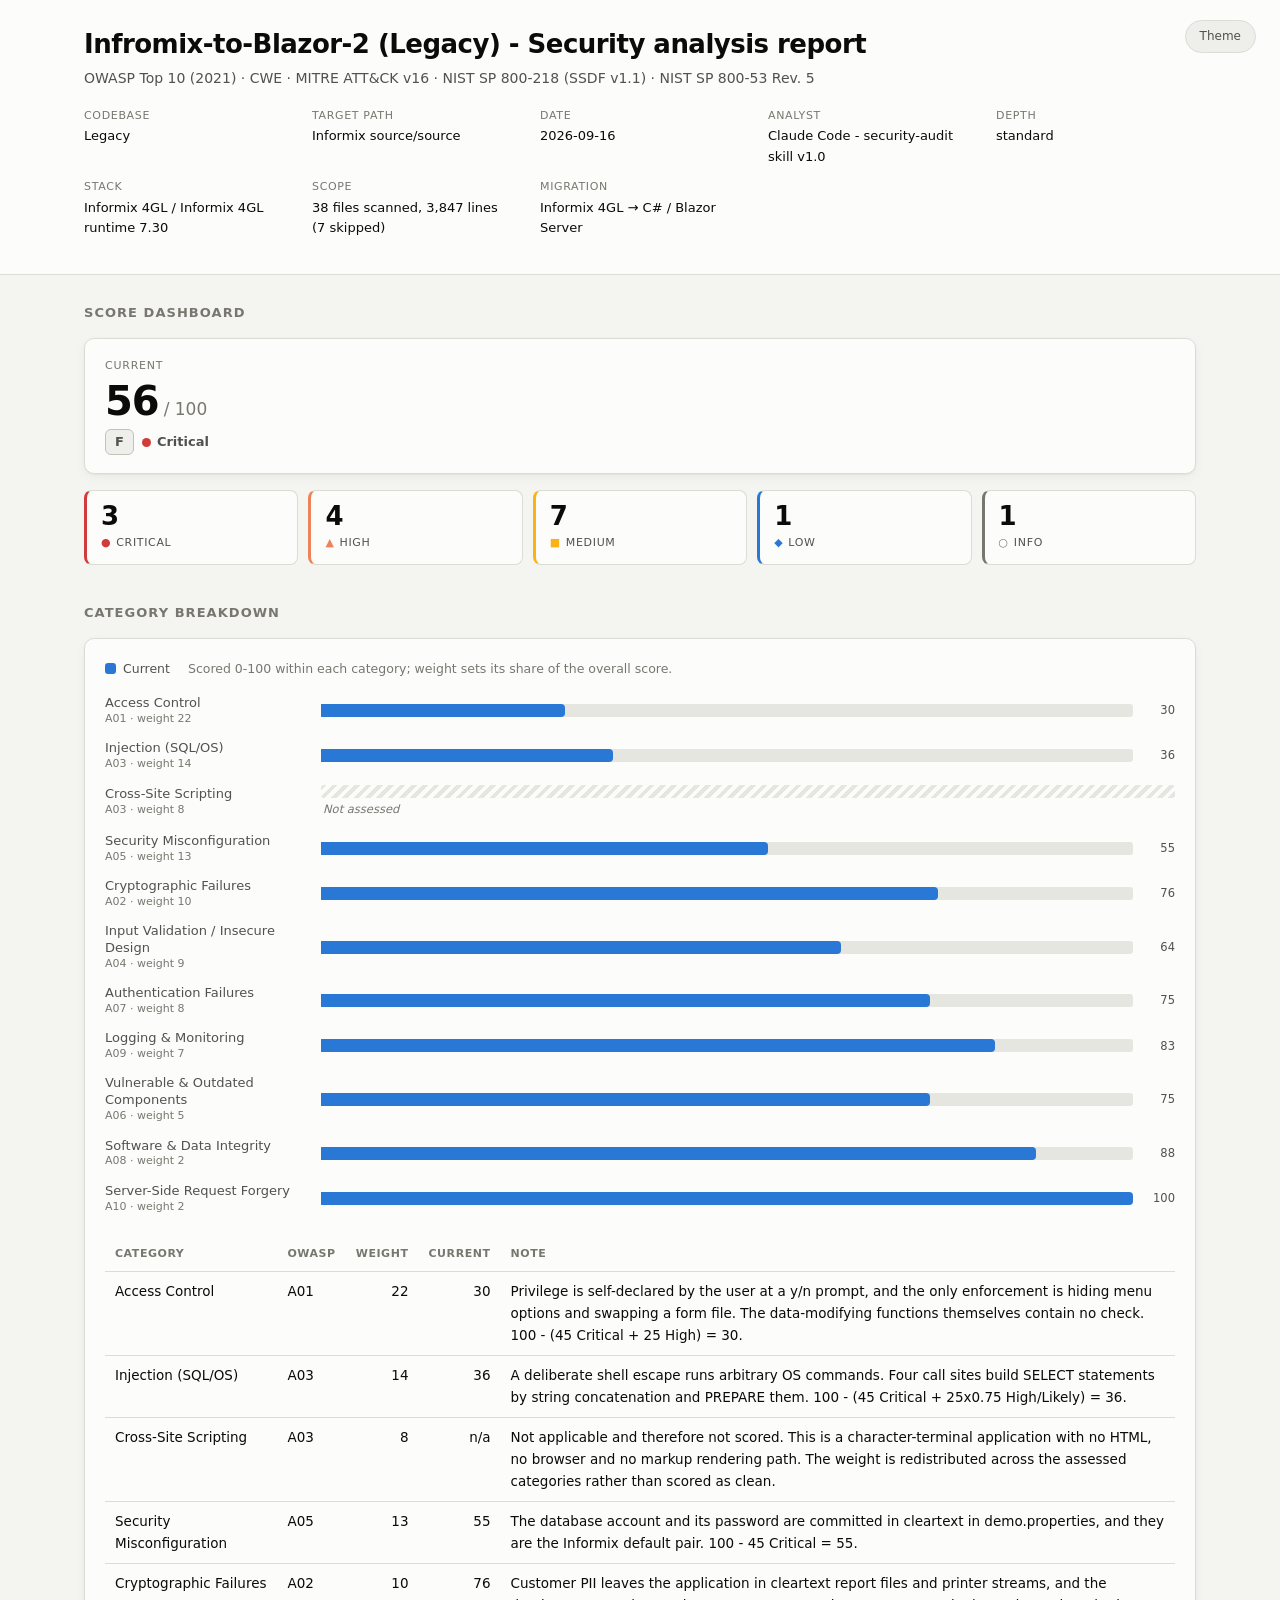
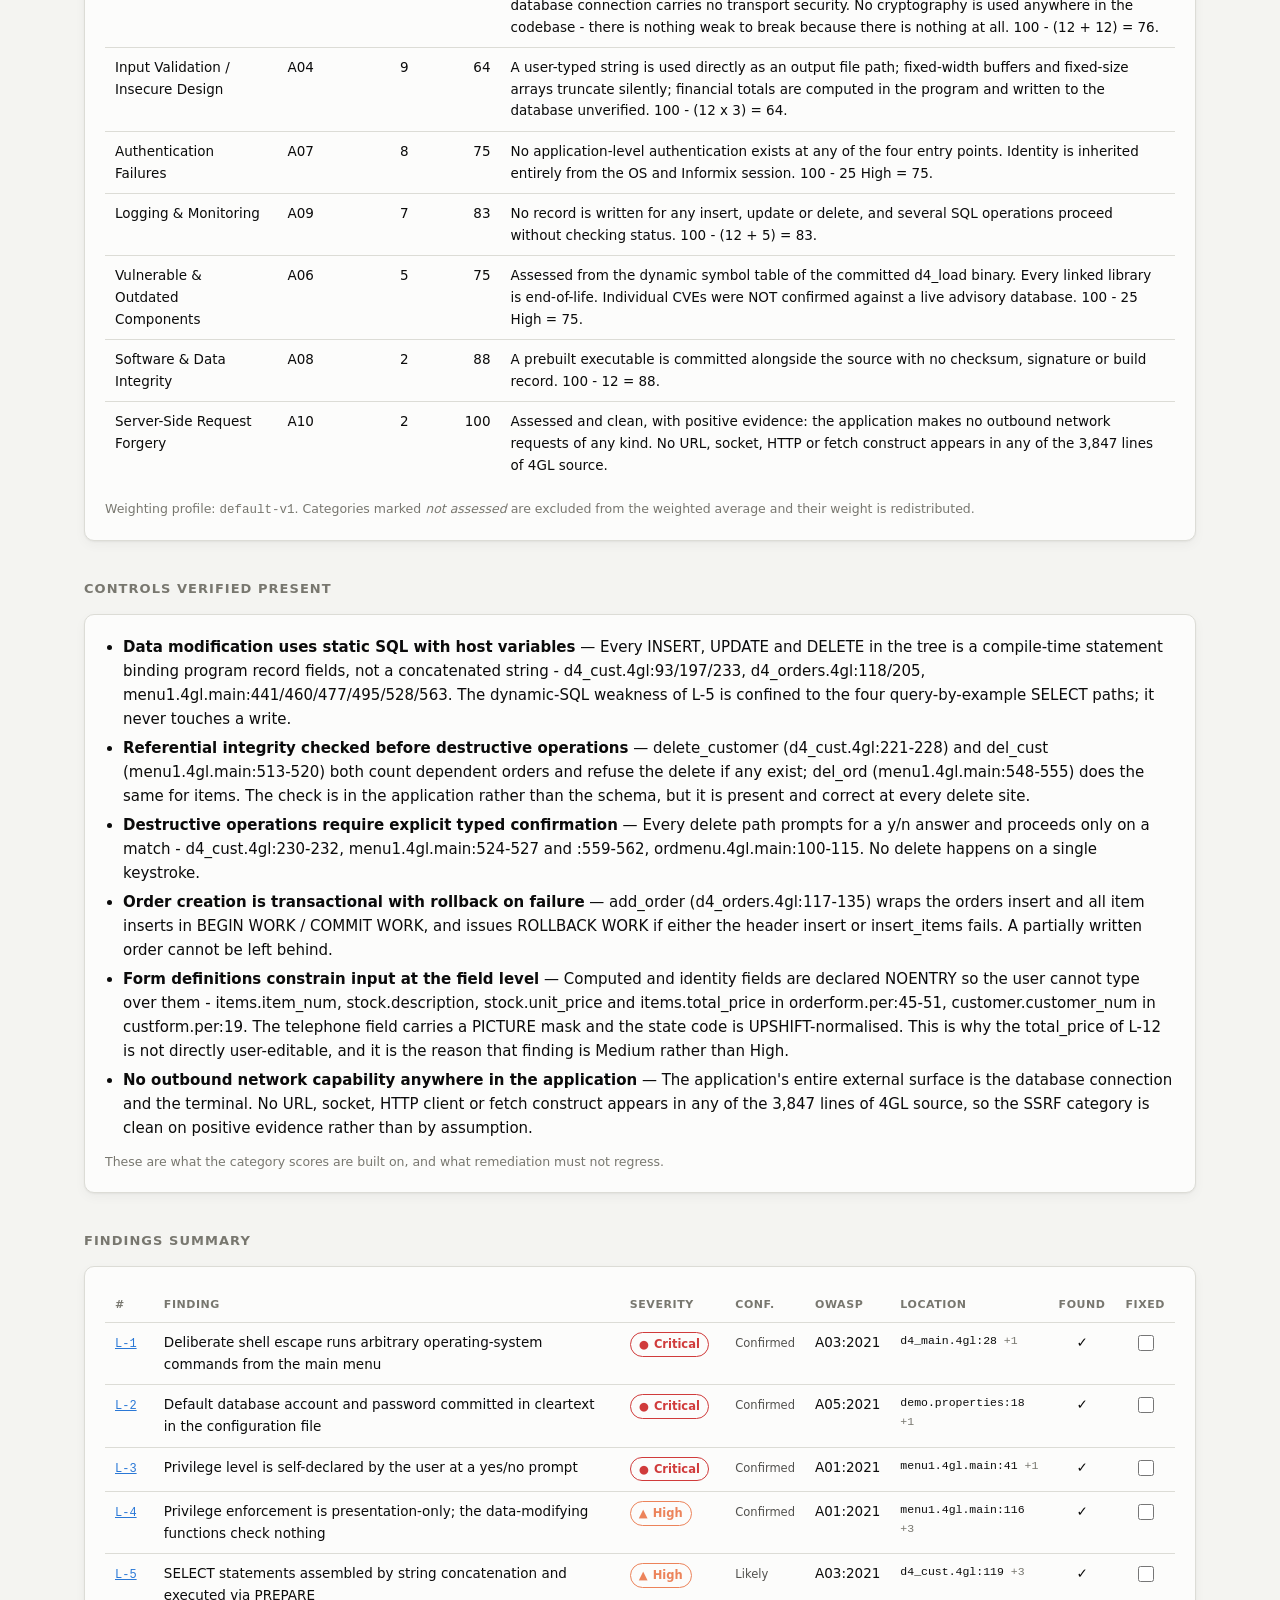
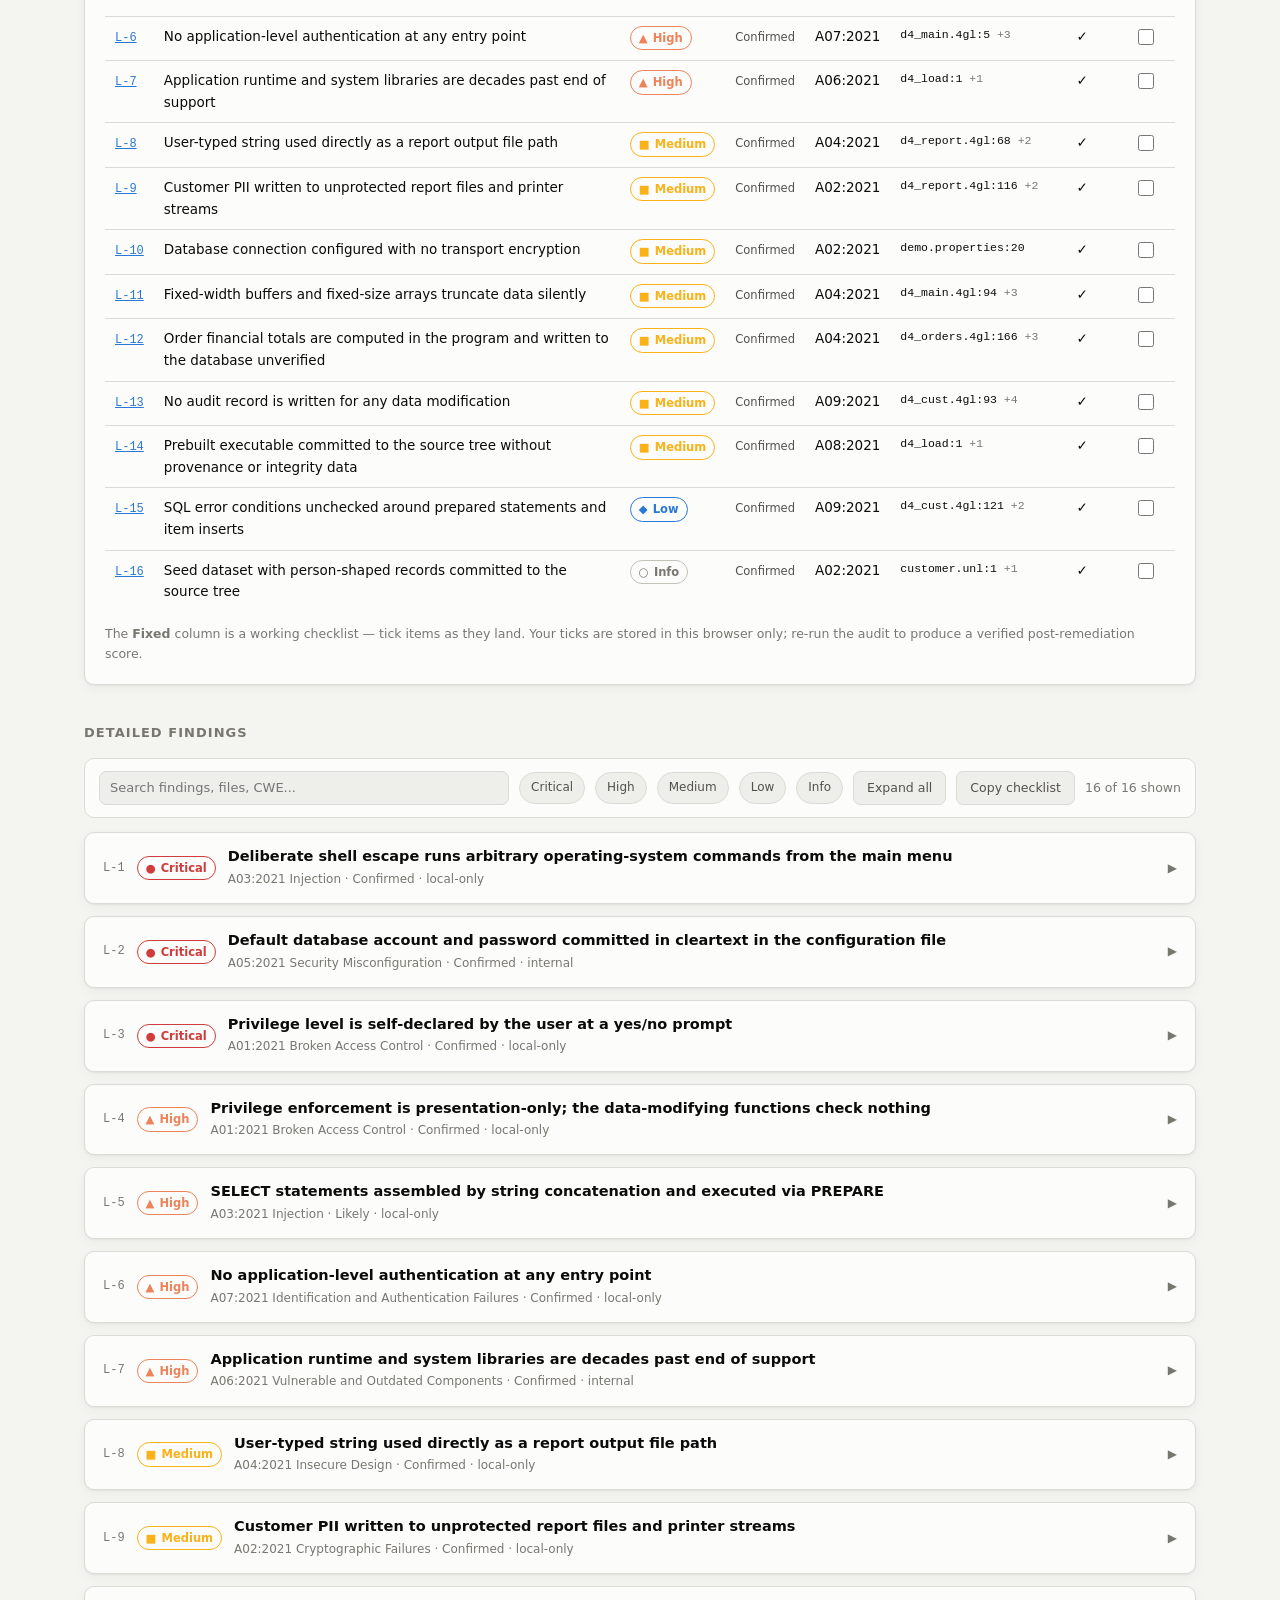
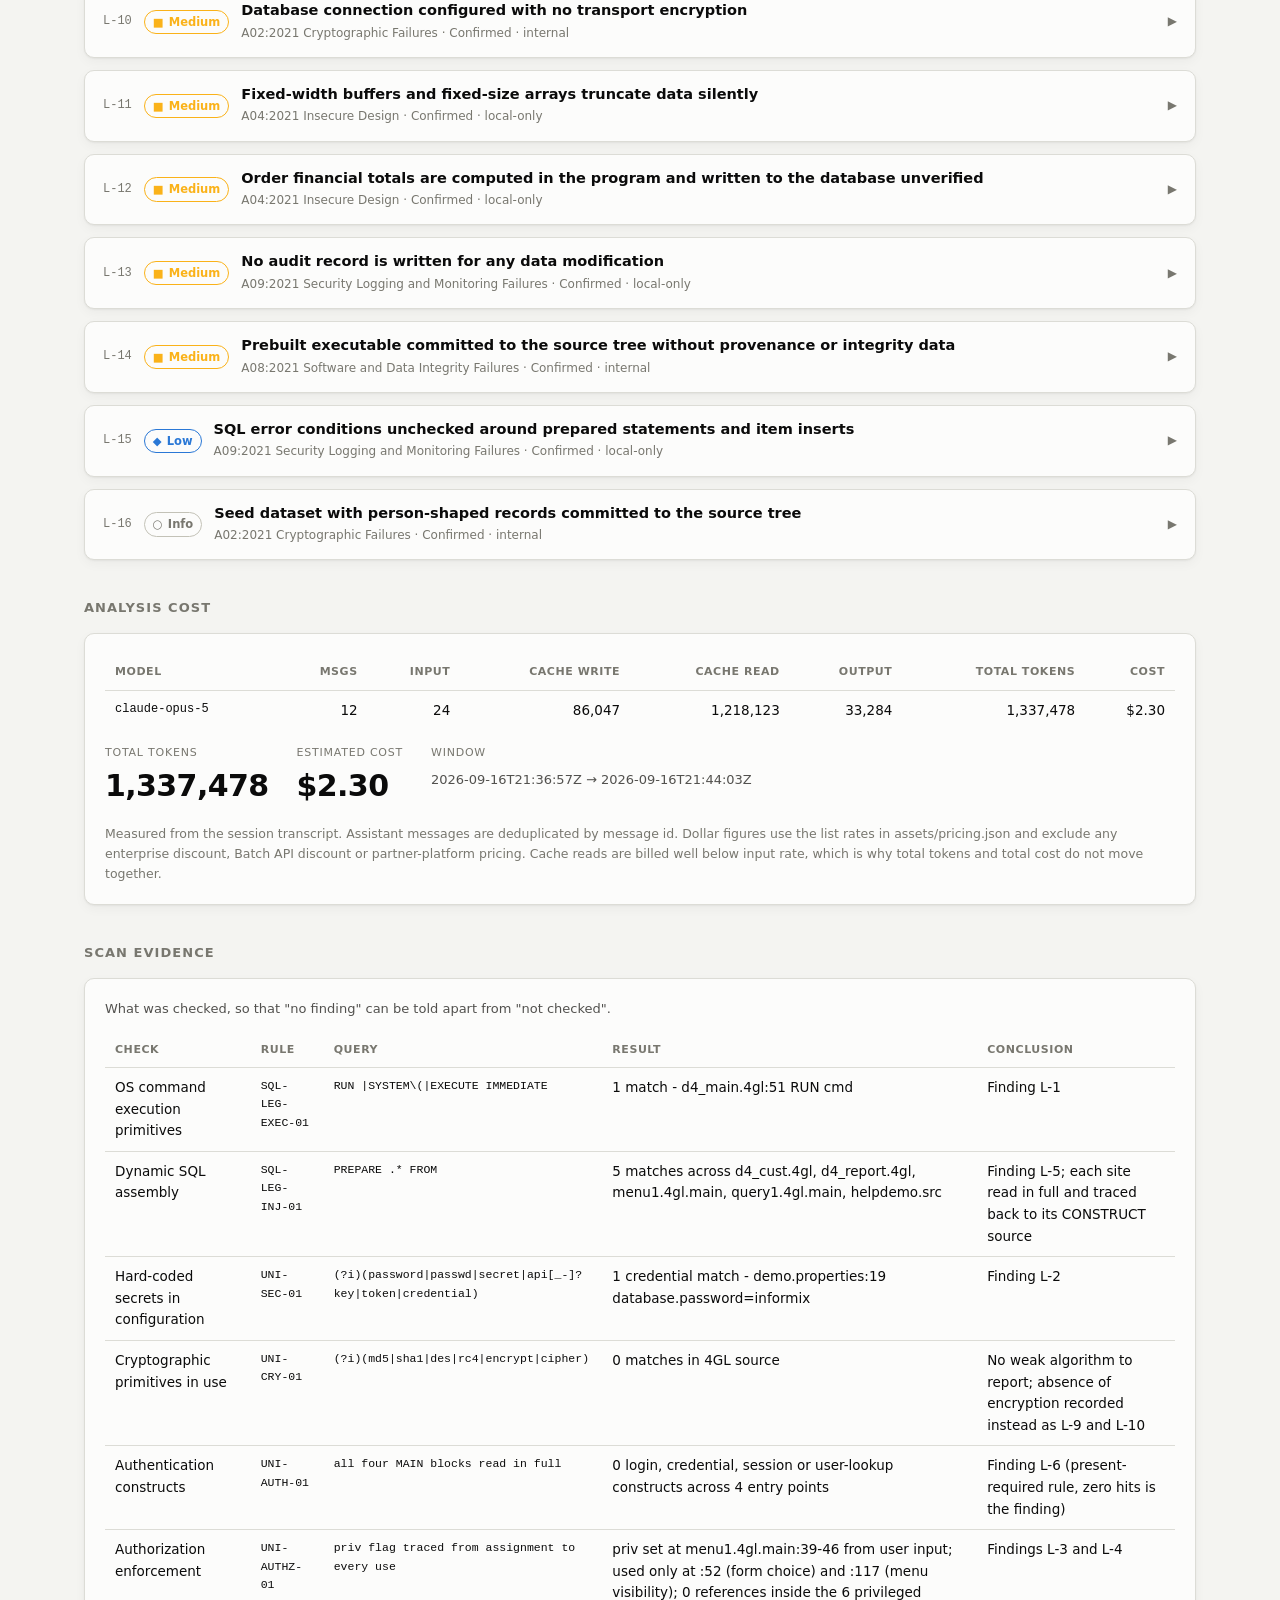
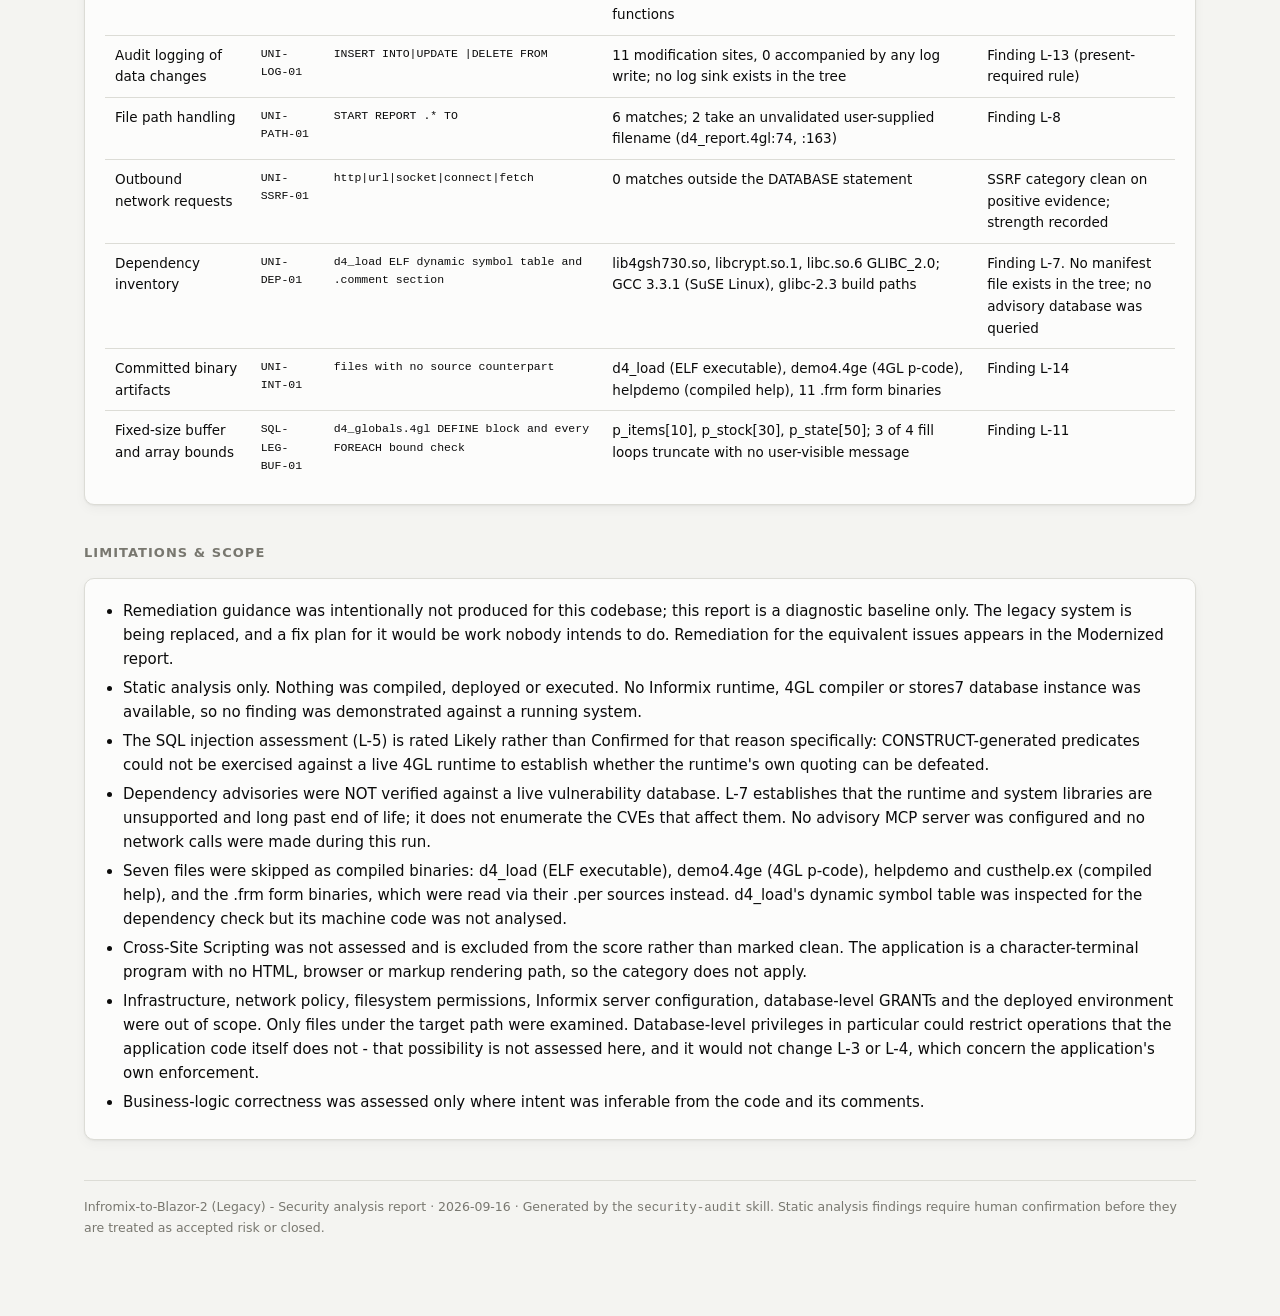
<file: docs/Security-audits-Example/Infromix-to-Blazor/Infromix-to-Blazor-2 - Legacy - Security analysis report. - 2026-09-16.html>
<!doctype html>
<html lang="en">
<head>
<meta charset="utf-8">
<meta name="viewport" content="width=device-width, initial-scale=1">
<title>Security analysis report</title>
<style>
/* ============================================================================
   Security analysis report - self-contained stylesheet.
   No external fonts, no CDN, no network. Opens from disk in any browser.
   Palette: dataviz reference instance (categorical slots 1-2 + status roles),
   used verbatim - the documented, validated default.
   ========================================================================= */

:root {
  color-scheme: light;

  --surface-0:      #f4f4f1;   /* page ground   */
  --surface-1:      #fcfcfb;   /* card / chart  */
  --surface-2:      #eeeeea;   /* inset, code   */
  --border:         #dcdcd6;
  --border-strong:  #c3c2b7;

  --text-primary:   #0b0b0b;
  --text-secondary: #52514e;
  --text-muted:     #78776f;

  /* categorical - fixed order, never cycled */
  --series-1:       #2a78d6;   /* Current   */
  --series-2:       #eb6834;   /* Projected */

  /* status - reserved roles, always paired with an icon + label */
  --st-good:        #0ca30c;
  --st-warning:     #fab219;
  --st-serious:     #ec835a;
  --st-critical:    #d03b3b;
  --st-neutral:     #78776f;

  --grid:           #e6e6e1;
  --shadow:         0 1px 2px rgba(0,0,0,.05), 0 4px 12px rgba(0,0,0,.04);
  --radius:         10px;
  --mono: ui-monospace, SFMono-Regular, "SF Mono", Menlo, Consolas, "Liberation Mono", monospace;
  --sans: system-ui, -apple-system, "Segoe UI", Roboto, "Helvetica Neue", Arial, sans-serif;
}

@media (prefers-color-scheme: dark) {
  :root:not([data-theme="light"]) {
    color-scheme: dark;
    --surface-0:      #121211;
    --surface-1:      #1a1a19;
    --surface-2:      #232322;
    --border:         #33332f;
    --border-strong:  #4a4a45;
    --text-primary:   #ffffff;
    --text-secondary: #c3c2b7;
    --text-muted:     #96958c;
    --series-1:       #3987e5;
    --series-2:       #d95926;
    --grid:           #2b2b28;
    --shadow:         0 1px 2px rgba(0,0,0,.4), 0 4px 12px rgba(0,0,0,.3);
  }
}
:root[data-theme="dark"] {
  color-scheme: dark;
  --surface-0:      #121211;
  --surface-1:      #1a1a19;
  --surface-2:      #232322;
  --border:         #33332f;
  --border-strong:  #4a4a45;
  --text-primary:   #ffffff;
  --text-secondary: #c3c2b7;
  --text-muted:     #96958c;
  --series-1:       #3987e5;
  --series-2:       #d95926;
  --grid:           #2b2b28;
  --shadow:         0 1px 2px rgba(0,0,0,.4), 0 4px 12px rgba(0,0,0,.3);
}

* { box-sizing: border-box; }
html { -webkit-text-size-adjust: 100%; }
body {
  margin: 0;
  background: var(--surface-0);
  color: var(--text-primary);
  font: 15px/1.6 var(--sans);
  padding: 0 0 5rem;
}
img { max-width: 100%; }
[hidden] { display: none !important; }

.wrap { max-width: 1160px; margin: 0 auto; padding: 0 24px; }

/* ---------------------------------------------------------------- header */
header.masthead {
  background: var(--surface-1);
  border-bottom: 1px solid var(--border);
  padding: 28px 0 22px;
  margin-bottom: 28px;
}
.masthead h1 { margin: 0 0 6px; font-size: 26px; line-height: 1.25; letter-spacing: -.02em; }
.masthead .sub { color: var(--text-secondary); font-size: 14px; margin: 0; }
.meta-grid {
  display: grid; gap: 10px 28px; margin-top: 18px;
  grid-template-columns: repeat(auto-fit, minmax(190px, 1fr));
  font-size: 13px;
}
.meta-grid dt { color: var(--text-muted); font-size: 11px; text-transform: uppercase; letter-spacing: .06em; margin-bottom: 2px; }
.meta-grid dd { margin: 0; color: var(--text-primary); word-break: break-word; }

.theme-toggle {
  position: absolute; top: 20px; right: 24px;
  background: var(--surface-2); color: var(--text-secondary);
  border: 1px solid var(--border); border-radius: 999px;
  padding: 6px 14px; font: inherit; font-size: 12px; cursor: pointer;
}
.theme-toggle:hover { border-color: var(--border-strong); color: var(--text-primary); }
.masthead { position: relative; }

/* ---------------------------------------------------------------- sections */
section { margin: 0 0 38px; }
h2 {
  font-size: 13px; text-transform: uppercase; letter-spacing: .08em;
  color: var(--text-muted); margin: 0 0 14px; font-weight: 600;
}
h3 { font-size: 17px; margin: 0 0 10px; letter-spacing: -.01em; }
p  { margin: 0 0 12px; }

.card {
  background: var(--surface-1); border: 1px solid var(--border);
  border-radius: var(--radius); padding: 20px; box-shadow: var(--shadow);
}

/* ---------------------------------------------------------------- score tiles */
.score-row { display: grid; gap: 16px; grid-template-columns: repeat(auto-fit, minmax(210px, 1fr)); }
.tile {
  background: var(--surface-1); border: 1px solid var(--border);
  border-radius: var(--radius); padding: 18px 20px; box-shadow: var(--shadow);
}
.tile .label { font-size: 11px; text-transform: uppercase; letter-spacing: .07em; color: var(--text-muted); margin-bottom: 6px; }
.tile .hero { font-size: 40px; line-height: 1; font-weight: 650; letter-spacing: -.03em; font-variant-numeric: tabular-nums; }
.tile .hero .of { font-size: 17px; font-weight: 400; color: var(--text-muted); letter-spacing: 0; }
.tile .foot { margin-top: 8px; font-size: 13px; color: var(--text-secondary); display: flex; align-items: center; gap: 8px; flex-wrap: wrap; }

.grade {
  display: inline-block; font-weight: 650; font-size: 13px;
  padding: 2px 9px; border-radius: 6px;
  background: var(--surface-2); border: 1px solid var(--border-strong);
}
.posture { display: inline-flex; align-items: center; gap: 6px; font-size: 13px; font-weight: 550; }
.posture .dot { width: 9px; height: 9px; border-radius: 50%; flex: none; }
.posture[data-band="Hardened"] .dot { background: var(--st-good); }
.posture[data-band="Adequate"] .dot { background: var(--series-1); }
.posture[data-band="At Risk"]  .dot { background: var(--st-warning); }
.posture[data-band="Critical"] .dot { background: var(--st-critical); }

.uplift { color: var(--st-good); font-weight: 650; font-variant-numeric: tabular-nums; }

/* ---------------------------------------------------------------- severity KPI */
.sev-row { display: grid; gap: 10px; grid-template-columns: repeat(auto-fit, minmax(112px, 1fr)); margin-top: 16px; }
.sev-tile {
  background: var(--surface-1); border: 1px solid var(--border);
  border-left: 3px solid var(--st-neutral);
  border-radius: 8px; padding: 12px 14px;
}
.sev-tile .n { font-size: 26px; font-weight: 650; line-height: 1; font-variant-numeric: tabular-nums; }
.sev-tile .k { font-size: 11px; text-transform: uppercase; letter-spacing: .06em; color: var(--text-secondary); margin-top: 5px; display: flex; align-items: center; gap: 5px; }
.sev-tile[data-sev="Critical"] { border-left-color: var(--st-critical); }
.sev-tile[data-sev="High"]     { border-left-color: var(--st-serious); }
.sev-tile[data-sev="Medium"]   { border-left-color: var(--st-warning); }
.sev-tile[data-sev="Low"]      { border-left-color: var(--series-1); }
.sev-tile[data-sev="Info"]     { border-left-color: var(--st-neutral); }

/* ---------------------------------------------------------------- chart */
.legend { display: flex; gap: 18px; align-items: center; font-size: 12.5px; color: var(--text-secondary); margin-bottom: 16px; flex-wrap: wrap; }
.legend .key { display: inline-flex; align-items: center; gap: 7px; }
.legend .swatch { width: 11px; height: 11px; border-radius: 3px; flex: none; }

.bars { display: grid; gap: 14px; }
.bar-row { display: grid; grid-template-columns: minmax(140px, 200px) 1fr; gap: 16px; align-items: center; }
.bar-row .cat { font-size: 13px; color: var(--text-secondary); line-height: 1.3; }
.bar-row .cat .wt { color: var(--text-muted); font-size: 11px; display: block; }
.bar-stack { display: grid; gap: 2px; }              /* 2px surface gap between adjacent bars */
.bar-line  { display: grid; grid-template-columns: 1fr 34px; gap: 8px; align-items: center; }
.bar-track { position: relative; height: 13px; background: var(--grid); border-radius: 3px; }
.bar-fill {
  position: absolute; left: 0; top: 0; bottom: 0;
  border-radius: 0 4px 4px 0;                        /* 4px rounded data-end, anchored to baseline */
  min-width: 3px;
}
.bar-fill.s1 { background: var(--series-1); }
.bar-fill.s2 { background: var(--series-2); }
.bar-val {
  font-size: 11.5px; font-variant-numeric: tabular-nums; color: var(--text-secondary);
  text-align: right; white-space: nowrap;
}
.bar-row.na .bar-track { background: repeating-linear-gradient(135deg, var(--grid), var(--grid) 4px, transparent 4px, transparent 8px); }
.bar-na { font-size: 11.5px; color: var(--text-muted); font-style: italic; padding-left: 2px; }

/* ---------------------------------------------------------------- tables */
table { width: 100%; border-collapse: collapse; font-size: 13.5px; }
th, td { text-align: left; padding: 9px 10px; border-bottom: 1px solid var(--border); vertical-align: top; }
th { font-size: 11px; text-transform: uppercase; letter-spacing: .05em; color: var(--text-muted); font-weight: 600; white-space: nowrap; }
tbody tr:last-child td { border-bottom: none; }
td.num, th.num { text-align: right; font-variant-numeric: tabular-nums; }
td.ctr, th.ctr { text-align: center; }
td.id, th.id   { white-space: nowrap; width: 1%; }
.table-scroll { overflow-x: auto; }

.sev-pill {
  display: inline-flex; align-items: center; gap: 5px;
  font-size: 11.5px; font-weight: 600; padding: 2px 8px; border-radius: 999px;
  border: 1px solid; white-space: nowrap;
}
.sev-pill[data-sev="Critical"] { color: var(--st-critical); border-color: var(--st-critical); }
.sev-pill[data-sev="High"]     { color: var(--st-serious);  border-color: var(--st-serious); }
.sev-pill[data-sev="Medium"]   { color: var(--st-warning);  border-color: var(--st-warning); }
.sev-pill[data-sev="Low"]      { color: var(--series-1);    border-color: var(--series-1); }
.sev-pill[data-sev="Info"]     { color: var(--text-muted);  border-color: var(--border-strong); }
:root[data-theme="dark"] .sev-pill[data-sev="Medium"],
:root:not([data-theme="light"]) .sev-pill[data-sev="Medium"] { color: var(--st-warning); }

.tag {
  display: inline-block; font-size: 11px; font-family: var(--mono);
  background: var(--surface-2); border: 1px solid var(--border);
  color: var(--text-secondary); padding: 1px 6px; border-radius: 4px; margin: 1px 3px 1px 0;
  white-space: nowrap;
}
.conf { font-size: 11.5px; color: var(--text-secondary); }
.conf[data-c="Possible"] { color: var(--st-warning); font-weight: 600; }

/* ---------------------------------------------------------------- filters */
.toolbar {
  display: flex; gap: 10px; flex-wrap: wrap; align-items: center;
  margin-bottom: 14px; padding: 12px 14px;
  background: var(--surface-1); border: 1px solid var(--border); border-radius: var(--radius);
}
.toolbar input[type="search"], .toolbar select {
  font: inherit; font-size: 13px; padding: 6px 10px;
  background: var(--surface-2); color: var(--text-primary);
  border: 1px solid var(--border); border-radius: 7px;
}
.toolbar input[type="search"] { min-width: 210px; flex: 1 1 210px; }
.chip {
  font: inherit; font-size: 12px; padding: 5px 11px; cursor: pointer;
  background: var(--surface-2); color: var(--text-secondary);
  border: 1px solid var(--border); border-radius: 999px;
}
.chip[aria-pressed="true"] { background: var(--text-primary); color: var(--surface-1); border-color: var(--text-primary); }
.btn {
  font: inherit; font-size: 12.5px; padding: 6px 13px; cursor: pointer;
  background: var(--surface-2); color: var(--text-secondary);
  border: 1px solid var(--border); border-radius: 7px;
}
.btn:hover { border-color: var(--border-strong); color: var(--text-primary); }
.count-note { font-size: 12.5px; color: var(--text-muted); margin-left: auto; }

/* ---------------------------------------------------------------- findings */
.finding {
  background: var(--surface-1); border: 1px solid var(--border);
  border-radius: var(--radius); margin-bottom: 12px; box-shadow: var(--shadow);
  overflow: hidden;
}
.finding.done { opacity: .62; }
.finding > summary {
  list-style: none; cursor: pointer; padding: 14px 18px;
  display: grid; grid-template-columns: auto auto 1fr auto; gap: 12px; align-items: center;
}
.finding > summary::-webkit-details-marker { display: none; }
.finding > summary:hover { background: var(--surface-2); }
.finding .fid { font-family: var(--mono); font-size: 12px; color: var(--text-muted); }
.finding .ftitle { display: block; font-weight: 550; font-size: 14.5px; line-height: 1.35; }
.finding .fmeta  { display: block; font-size: 12px; color: var(--text-muted); margin-top: 3px; }
.finding .chev { color: var(--text-muted); font-size: 12px; }
.finding[open] .chev { transform: rotate(90deg); }
.chev { display: inline-block; transition: transform .12s ease; }

.fbody { padding: 4px 18px 20px; border-top: 1px solid var(--border); }
.fblock { margin-top: 16px; }
.fblock > .h {
  font-size: 11px; text-transform: uppercase; letter-spacing: .07em;
  color: var(--text-muted); font-weight: 600; margin-bottom: 6px;
}
.loc {
  font-family: var(--mono); font-size: 12.5px;
  background: var(--surface-2); border: 1px solid var(--border);
  border-left: 2px solid var(--border-strong);
  border-radius: 6px; padding: 8px 11px; margin-bottom: 6px; overflow-x: auto;
}
.loc .path { color: var(--series-1); font-weight: 600; }
.loc .code { display: block; margin-top: 4px; color: var(--text-secondary); white-space: pre; }

pre.code {
  font-family: var(--mono); font-size: 12.5px; line-height: 1.55;
  background: var(--surface-2); border: 1px solid var(--border);
  border-radius: 8px; padding: 12px 14px; overflow-x: auto; margin: 0;
  white-space: pre;
}
.diff { display: grid; gap: 10px; grid-template-columns: 1fr 1fr; }
@media (max-width: 800px) { .diff { grid-template-columns: 1fr; } }
.diff .lbl { font-size: 11px; text-transform: uppercase; letter-spacing: .06em; color: var(--text-muted); margin-bottom: 5px; }
.diff .before pre.code { border-left: 2px solid var(--st-critical); }
.diff .after  pre.code { border-left: 2px solid var(--st-good); }

ol.steps { margin: 0; padding-left: 20px; }
ol.steps li { margin-bottom: 6px; }
ul.plain { margin: 0; padding-left: 18px; }
ul.plain li { margin-bottom: 5px; }

.verify {
  background: var(--surface-2); border: 1px solid var(--border);
  border-left: 3px solid var(--st-good);
  border-radius: 7px; padding: 10px 13px; font-size: 13.5px;
}
.warnbox {
  background: var(--surface-2); border: 1px solid var(--st-warning);
  border-left: 3px solid var(--st-warning);
  border-radius: 7px; padding: 10px 13px; font-size: 13.5px;
}
.kv { display: grid; grid-template-columns: repeat(auto-fit, minmax(150px, 1fr)); gap: 10px 20px; font-size: 13px; }
.kv .k { font-size: 11px; text-transform: uppercase; letter-spacing: .06em; color: var(--text-muted); }

.badge-nb {
  font-size: 11px; font-weight: 600; padding: 2px 8px; border-radius: 999px;
  border: 1px solid var(--st-good); color: var(--st-good);
}
.badge-br {
  font-size: 11px; font-weight: 600; padding: 2px 8px; border-radius: 999px;
  border: 1px solid var(--st-critical); color: var(--st-critical);
}

.chk { width: 16px; height: 16px; cursor: pointer; accent-color: var(--st-good); }

/* ---------------------------------------------------------------- roadmap */
.phase {
  display: grid; grid-template-columns: auto 1fr auto; gap: 14px; align-items: start;
  padding: 14px 0; border-bottom: 1px solid var(--border);
}
.phase:last-child { border-bottom: none; }
.phase .pnum {
  width: 28px; height: 28px; border-radius: 50%; flex: none;
  background: var(--series-1); color: #fff;
  display: grid; place-items: center; font-size: 13px; font-weight: 650;
}
.phase .pafter { font-size: 13px; color: var(--text-secondary); white-space: nowrap; font-variant-numeric: tabular-nums; }

/* ---------------------------------------------------------------- cost */
.cost-caveat {
  border-left: 3px solid var(--st-warning);
  background: var(--surface-2); border-radius: 7px;
  padding: 10px 13px; font-size: 13.5px; margin-bottom: 14px;
}
.cost-total { display: flex; gap: 28px; flex-wrap: wrap; align-items: baseline; margin-top: 14px; }
.cost-total .big { font-size: 30px; font-weight: 650; letter-spacing: -.02em; font-variant-numeric: tabular-nums; }

/* ---------------------------------------------------------------- misc */
footer.foot { color: var(--text-muted); font-size: 12.5px; border-top: 1px solid var(--border); padding-top: 16px; margin-top: 40px; }
.empty { color: var(--text-muted); font-style: italic; padding: 18px; text-align: center; }
a { color: var(--series-1); }

/* ---------------------------------------------------------------- print */
@media print {
  :root { color-scheme: light; }
  body { background: #fff; font-size: 10.5pt; padding: 0; }
  .toolbar, .theme-toggle, .no-print { display: none !important; }
  .card, .tile, .finding, .sev-tile { box-shadow: none; border: 1px solid #ccc; break-inside: avoid; }
  .finding { break-inside: avoid; }
  .fbody { display: block !important; }
  section { break-inside: avoid-page; }
  h2 { break-after: avoid; }
  a { text-decoration: none; color: inherit; }
  .wrap { max-width: none; padding: 0 8mm; }
}
</style>
</head>
<body>
<script id="audit-data" type="application/json">
{
  "schemaVersion": "1.0",
  "meta": {
    "projectName": "Infromix-to-Blazor-2",
    "targetPath": "Informix source/source",
    "scanDate": "2026-09-16",
    "analyst": "Claude Code - security-audit skill v1.0",
    "depth": "standard",
    "mode": "analyze",
    "variant": "legacy",
    "variantLabel": "Legacy",
    "standards": [
      "OWASP Top 10 (2021)",
      "CWE",
      "MITRE ATT&CK v16",
      "NIST SP 800-218 (SSDF v1.1)",
      "NIST SP 800-53 Rev. 5"
    ],
    "stack": {
      "languages": ["Informix 4GL"],
      "frameworks": ["Informix 4GL runtime 7.30"],
      "dataStores": ["Informix Dynamic Server - database stores7"],
      "entryPoints": ["d4_main.4gl", "menu1.4gl.main", "ordmenu.4gl.main", "query1.4gl.main"]
    },
    "inventory": {
      "filesScanned": 38,
      "linesScanned": 3847,
      "filesSkipped": 7,
      "skipReasons": ["compiled 4GL p-code and form binaries", "prebuilt ELF executable", "compiled help message files"]
    },
    "migration": {
      "isMigration": true,
      "sourceLanguage": "Informix 4GL",
      "targetLanguage": "C# / Blazor Server",
      "sourcePathAudited": "Informix source/source"
    }
  },
  "scores": {
    "profile": "default-v1",
    "current": { "score": 56, "grade": "F", "posture": "Critical" },
    "categories": [
      {
        "key": "access-control",
        "name": "Access Control",
        "owasp": "A01",
        "weight": 22,
        "current": 30,
        "assessed": true,
        "note": "Privilege is self-declared by the user at a y/n prompt, and the only enforcement is hiding menu options and swapping a form file. The data-modifying functions themselves contain no check. 100 - (45 Critical + 25 High) = 30."
      },
      {
        "key": "injection",
        "name": "Injection (SQL/OS)",
        "owasp": "A03",
        "weight": 14,
        "current": 36,
        "assessed": true,
        "note": "A deliberate shell escape runs arbitrary OS commands. Four call sites build SELECT statements by string concatenation and PREPARE them. 100 - (45 Critical + 25x0.75 High/Likely) = 36."
      },
      {
        "key": "xss",
        "name": "Cross-Site Scripting",
        "owasp": "A03",
        "weight": 8,
        "current": null,
        "assessed": false,
        "note": "Not applicable and therefore not scored. This is a character-terminal application with no HTML, no browser and no markup rendering path. The weight is redistributed across the assessed categories rather than scored as clean."
      },
      {
        "key": "misconfiguration",
        "name": "Security Misconfiguration",
        "owasp": "A05",
        "weight": 13,
        "current": 55,
        "assessed": true,
        "note": "The database account and its password are committed in cleartext in demo.properties, and they are the Informix default pair. 100 - 45 Critical = 55."
      },
      {
        "key": "cryptographic",
        "name": "Cryptographic Failures",
        "owasp": "A02",
        "weight": 10,
        "current": 76,
        "assessed": true,
        "note": "Customer PII leaves the application in cleartext report files and printer streams, and the database connection carries no transport security. No cryptography is used anywhere in the codebase - there is nothing weak to break because there is nothing at all. 100 - (12 + 12) = 76."
      },
      {
        "key": "validation",
        "name": "Input Validation / Insecure Design",
        "owasp": "A04",
        "weight": 9,
        "current": 64,
        "assessed": true,
        "note": "A user-typed string is used directly as an output file path; fixed-width buffers and fixed-size arrays truncate silently; financial totals are computed in the program and written to the database unverified. 100 - (12 x 3) = 64."
      },
      {
        "key": "authentication",
        "name": "Authentication Failures",
        "owasp": "A07",
        "weight": 8,
        "current": 75,
        "assessed": true,
        "note": "No application-level authentication exists at any of the four entry points. Identity is inherited entirely from the OS and Informix session. 100 - 25 High = 75."
      },
      {
        "key": "logging",
        "name": "Logging & Monitoring",
        "owasp": "A09",
        "weight": 7,
        "current": 83,
        "assessed": true,
        "note": "No record is written for any insert, update or delete, and several SQL operations proceed without checking status. 100 - (12 + 5) = 83."
      },
      {
        "key": "dependencies",
        "name": "Vulnerable & Outdated Components",
        "owasp": "A06",
        "weight": 5,
        "current": 75,
        "assessed": true,
        "note": "Assessed from the dynamic symbol table of the committed d4_load binary. Every linked library is end-of-life. Individual CVEs were NOT confirmed against a live advisory database. 100 - 25 High = 75."
      },
      {
        "key": "integrity",
        "name": "Software & Data Integrity",
        "owasp": "A08",
        "weight": 2,
        "current": 88,
        "assessed": true,
        "note": "A prebuilt executable is committed alongside the source with no checksum, signature or build record. 100 - 12 = 88."
      },
      {
        "key": "ssrf",
        "name": "Server-Side Request Forgery",
        "owasp": "A10",
        "weight": 2,
        "current": 100,
        "assessed": true,
        "note": "Assessed and clean, with positive evidence: the application makes no outbound network requests of any kind. No URL, socket, HTTP or fetch construct appears in any of the 3,847 lines of 4GL source."
      }
    ]
  },
  "findings": [
    {
      "id": "L-1",
      "title": "Deliberate shell escape runs arbitrary operating-system commands from the main menu",
      "severity": "Critical",
      "confidence": "Confirmed",
      "category": "injection",
      "owasp": "A03:2021 Injection",
      "cwe": ["CWE-78", "CWE-77"],
      "attack": [{ "id": "T1059", "name": "Command and Scripting Interpreter" }],
      "nist": { "ssdf": ["PW.5", "PW.7"], "sp80053": ["AC-6", "SI-10", "CM-7"] },
      "status": "new",
      "exposure": "local-only",
      "locations": [
        { "file": "d4_main.4gl", "line": 28, "excerpt": "COMMAND key(\"!\")\n    CALL bang()" },
        { "file": "d4_main.4gl", "line": 50, "excerpt": "PROMPT \"!\" FOR cmd\nRUN cmd" }
      ],
      "evidence": "d4_main.4gl:28 binds the \"!\" key on the MAIN menu to bang(). bang() at lines 43-54 declares cmd CHAR(80), then loops: PROMPT \"!\" FOR cmd followed by RUN cmd. RUN is the 4GL statement that hands a string to the operating system shell. There is no allow-list, no argument parsing, no privilege check and no logging. The WHILE loop keeps the shell open until the user types something other than \"!\" at the continue prompt. The key binding is undocumented in the on-screen menu - it appears only in the source and in helpdemo.src.",
      "risk": "Anyone who reaches the MAIN menu executes arbitrary commands with the full identity of the account running the application. That is a complete escape from the application's boundary to the host: read or overwrite any file the account can touch, start a network listener, install persistence, or read the Informix configuration and connect to the database directly. Because the application performs no authentication of its own (see L-6), \"anyone who reaches the MAIN menu\" means anyone who can start the program.",
      "impact": { "confidentiality": "High", "integrity": "High", "availability": "High" },
      "remediated": false,
      "references": [
        { "label": "OWASP A03:2021 Injection", "url": "https://owasp.org/Top10/A03_2021-Injection/" },
        { "label": "CWE-78: OS Command Injection", "url": "https://cwe.mitre.org/data/definitions/78.html" }
      ]
    },
    {
      "id": "L-2",
      "title": "Default database account and password committed in cleartext in the configuration file",
      "severity": "Critical",
      "confidence": "Confirmed",
      "category": "misconfiguration",
      "owasp": "A05:2021 Security Misconfiguration",
      "cwe": ["CWE-798", "CWE-1392", "CWE-259"],
      "attack": [{ "id": "T1552.001", "name": "Unsecured Credentials: Credentials In Files" }],
      "nist": { "ssdf": ["PW.9", "PS.1"], "sp80053": ["IA-5", "SC-28", "CM-6"] },
      "status": "new",
      "exposure": "internal",
      "locations": [
        { "file": "demo.properties", "line": 18, "excerpt": "database.user=informix\ndatabase.password=informix" },
        { "file": "demo.properties", "line": 20, "excerpt": "database.host=informixdb.artinsoft.com\ndatabase.port=1526\ndatabase.server=ol_informix" }
      ],
      "evidence": "demo.properties:18-22 carries a complete, usable connection profile in plaintext: user informix, password informix, host informixdb.artinsoft.com, port 1526, server ol_informix. The password is identical to the username, and `informix` is the built-in administrative account of Informix Dynamic Server - the DBA-equivalent identity, not an application service account. The file sits in the source directory beside the code with no access restriction expressed anywhere in the tree.",
      "risk": "Anyone with read access to the source tree - a developer, a build agent, anyone with a clone of the repository, anyone who recovers a backup - obtains DBA credentials for a named, resolvable database host. That is direct, authenticated access to every table in the instance, bypassing the application entirely, including the customer PII the application is built around. Credentials in a file are also permanent: they survive every copy of the repository and cannot be revoked by deleting the line, only by changing the password on the server.",
      "impact": { "confidentiality": "High", "integrity": "High", "availability": "High" },
      "remediated": false,
      "references": [
        { "label": "OWASP A05:2021 Security Misconfiguration", "url": "https://owasp.org/Top10/A05_2021-Security_Misconfiguration/" },
        { "label": "CWE-798: Use of Hard-coded Credentials", "url": "https://cwe.mitre.org/data/definitions/798.html" }
      ]
    },
    {
      "id": "L-3",
      "title": "Privilege level is self-declared by the user at a yes/no prompt",
      "severity": "Critical",
      "confidence": "Confirmed",
      "category": "access-control",
      "owasp": "A01:2021 Broken Access Control",
      "cwe": ["CWE-602", "CWE-862", "CWE-1390"],
      "attack": [{ "id": "T1078", "name": "Valid Accounts" }],
      "nist": { "ssdf": ["PW.1", "PW.5"], "sp80053": ["AC-3", "AC-6", "IA-2"] },
      "status": "new",
      "exposure": "local-only",
      "locations": [
        { "file": "menu1.4gl.main", "line": 41, "excerpt": "PROMPT \"Are you a privileged user (y/n)? \"\n   FOR CHAR answer\n\nIF answer MATCHES \"[yY]\" THEN\n   LET priv = 1\nEND IF" },
        { "file": "menu1.4gl.main", "line": 117, "excerpt": "IF priv THEN\n   LET menu_name = \"PRIVILEGED SEARCH\"\n   SHOW OPTION ALL" }
      ],
      "evidence": "menu1.4gl.main:39-46 is the whole of the authorization model. priv is initialised to 0, the program asks the user \"Are you a privileged user (y/n)?\", and any answer matching [yY] sets priv = 1. No credential is requested, no identity is established, nothing is checked against the database, the OS, or any list. The priv flag then governs the entire elevated feature set: which menu options are shown (line 117-122), which order form is loaded (lines 52-56), and whether order totals are displayed (lines 366, 383, 396, 405, 414).",
      "risk": "Every user is an administrator by typing one character. Add, Update and Delete over the customer and orders tables, and the order total-price data that the non-privileged form deliberately withholds, are all obtained by answering \"y\". There is no attack here to speak of - the privilege boundary is a question, and the user supplies the answer. Combined with the absence of audit logging (L-13), an elevation is also unrecorded.",
      "impact": { "confidentiality": "High", "integrity": "High", "availability": "Medium" },
      "remediated": false,
      "references": [
        { "label": "OWASP A01:2021 Broken Access Control", "url": "https://owasp.org/Top10/A01_2021-Broken_Access_Control/" },
        { "label": "CWE-602: Client-Side Enforcement of Server-Side Security", "url": "https://cwe.mitre.org/data/definitions/602.html" }
      ]
    },
    {
      "id": "L-4",
      "title": "Privilege enforcement is presentation-only; the data-modifying functions check nothing",
      "severity": "High",
      "confidence": "Confirmed",
      "category": "access-control",
      "owasp": "A01:2021 Broken Access Control",
      "cwe": ["CWE-602", "CWE-1220", "CWE-863"],
      "attack": [{ "id": "T1548", "name": "Abuse Elevation Control Mechanism" }],
      "nist": { "ssdf": ["PW.1", "PW.5"], "sp80053": ["AC-3", "AC-4", "SC-2"] },
      "status": "new",
      "exposure": "local-only",
      "locations": [
        { "file": "menu1.4gl.main", "line": 116, "excerpt": "HIDE OPTION ALL\nIF priv THEN\n   SHOW OPTION ALL\nELSE\n   SHOW OPTION \"Query\", \"Detail\", \"Switch\", \"Exit\"\nEND IF" },
        { "file": "menu1.4gl.main", "line": 434, "excerpt": "FUNCTION add_cust()\n\n   CLEAR FORM\n   CALL clear_menu()\n   CALL mess(\"Enter customer information.\")" },
        { "file": "menu1.4gl.main", "line": 508, "excerpt": "FUNCTION del_cust()\n\n   DEFINE num_orders SMALLINT,\n          answer     CHAR(1)" },
        { "file": "menu1.4gl.main", "line": 52, "excerpt": "IF priv  THEN      -- specify form file\n   LET ordform = \"p_ordcur\"\nELSE\n   LET ordform = \"ordcur\"\nEND IF" }
      ],
      "evidence": "The six privileged functions - add_cust (434), add_ord (453), upd_cust (471), upd_ord (488), del_cust (508), del_ord (543) - contain no reference to priv. They execute INSERT, UPDATE and DELETE unconditionally on entry. The only barrier is menu1.4gl.main:116-122, which calls HIDE OPTION ALL and then SHOW OPTION on a fixed list, i.e. it controls which labels the terminal draws. Confidentiality of order totals is enforced the same way: lines 52-56 load p_ordcur.per for privileged users and ordcur.per otherwise, and the two form files are identical apart from the Total Price field, which p_ordcur.per:11 declares as f009 = formonly.t_price and ordcur.per omits. The value is fetched from the database in both cases - set_curs case 2 (line 236) always selects t_price, and view_ord always FETCHes INTO p_orders.*, t_price (line 357) - and then simply not drawn.",
      "risk": "The access-control decision and the data operation are in different places, which is the defect that outlives any particular bypass. The privileged data is retrieved into program memory for every user and withheld only by the choice of screen layout, so anything that reaches the process state - a core dump, a debugger, a trace, a terminal-capture, or a future code change that displays the record generically - discloses it. Equally, any future caller of add_cust or del_cust inherits no protection at all, because there is none inside them to inherit.",
      "impact": { "confidentiality": "High", "integrity": "High", "availability": "Low" },
      "remediated": false,
      "references": [
        { "label": "CWE-1220: Insufficient Granularity of Access Control", "url": "https://cwe.mitre.org/data/definitions/1220.html" }
      ]
    },
    {
      "id": "L-5",
      "title": "SELECT statements assembled by string concatenation and executed via PREPARE",
      "severity": "High",
      "confidence": "Likely",
      "category": "injection",
      "owasp": "A03:2021 Injection",
      "cwe": ["CWE-89", "CWE-943"],
      "attack": [{ "id": "T1190", "name": "Exploit Public-Facing Application" }],
      "nist": { "ssdf": ["PW.5"], "sp80053": ["SI-10"] },
      "status": "new",
      "exposure": "local-only",
      "locations": [
        { "file": "d4_cust.4gl", "line": 119, "excerpt": "LET query_text = \"select * from customer where \", where_part CLIPPED,\n\t\t\t\" order by lname\"\nPREPARE statement_1 FROM query_text" },
        { "file": "d4_report.4gl", "line": 62, "excerpt": "LET query_text = \"select * from customer where \", where_part CLIPPED,\n\t \" order by zipcode\"\nPREPARE label_st FROM query_text" },
        { "file": "menu1.4gl.main", "line": 244, "excerpt": "LET query_str = \n  \"SELECT orders.*, t_price \",\n  \"FROM orders, OUTER price WHERE \",\n     \"orders.order_num = price.order_num AND \",\n     \"orders.customer_num = \",\n           p_customer.customer_num USING \"###\"" },
        { "file": "query1.4gl.main", "line": 84, "excerpt": "LET s1 = \"SELECT * FROM customer WHERE \",\n   query_1 CLIPPED                   \nPREPARE s_1 FROM s1" }
      ],
      "evidence": "Four sites build a SELECT by concatenating a WHERE fragment into a statement string and PREPARE it. At three of them the fragment comes from CONSTRUCT, the 4GL query-by-example statement, which generates the predicate from the user's field entries. At the fourth - menu1.4gl.main:244-249, set_curs case 3 - a program value is formatted straight into the text with USING \"###\". None of the four uses a host variable or a placeholder. Confidence is Likely rather than Confirmed because CONSTRUCT is a runtime-generated fragment rather than raw user text, and the runtime applies its own quoting to character fields; I did not have an Informix runtime available to demonstrate a working payload. What is Confirmed is the structural weakness that comes with it: where_part is declared CHAR(500) (d4_cust.4gl:101, d4_report.4gl:39) and query_1/query_str CHAR(300) (menu1.4gl.main:220, query1.4gl.main:46), so a long set of criteria is silently truncated by CLIPPED concatenation and the resulting predicate is a different predicate - potentially a valid one that matches more rows. No site checks status after PREPARE before DECLARE and OPEN.",
      "risk": "Unparameterized query construction is the mechanism by which a data value becomes code. Even taking the CONSTRUCT quoting at face value, the truncation path produces a query the programmer did not write from input the user controls, and the missing status check after PREPARE means a malformed statement is carried forward to OPEN rather than stopping. The set_curs case-3 interpolation has no CONSTRUCT protection at all and depends entirely on p_customer.customer_num being numeric.",
      "impact": { "confidentiality": "High", "integrity": "Medium", "availability": "Low" },
      "remediated": false,
      "references": [
        { "label": "CWE-89: SQL Injection", "url": "https://cwe.mitre.org/data/definitions/89.html" }
      ]
    },
    {
      "id": "L-6",
      "title": "No application-level authentication at any entry point",
      "severity": "High",
      "confidence": "Confirmed",
      "category": "authentication",
      "owasp": "A07:2021 Identification and Authentication Failures",
      "cwe": ["CWE-306", "CWE-287"],
      "attack": [{ "id": "T1078", "name": "Valid Accounts" }],
      "nist": { "ssdf": ["PW.1"], "sp80053": ["IA-2", "AC-2", "AC-3"] },
      "status": "new",
      "exposure": "local-only",
      "locations": [
        { "file": "d4_main.4gl", "line": 5, "excerpt": "MAIN\n\n    DEFER INTERRUPT\n    OPTIONS\n\tHELP FILE \"helpdemo\"\n    LET print_option = \"s\"\n    CALL get_states()" },
        { "file": "menu1.4gl.main", "line": 30, "excerpt": "MAIN\n\n   DEFINE ordform     CHAR(18),\n          answer      CHAR(1)" },
        { "file": "query1.4gl.main", "line": 15, "excerpt": "MAIN\n\n   OPTIONS HELP FILE \"helpdemo\"," },
        { "file": "d4_globals.4gl", "line": 1, "excerpt": "DATABASE stores7" }
      ],
      "evidence": "Absence check across all four MAIN blocks. Each opens the database with the bare DATABASE stores7 statement and proceeds directly to a menu offering full CRUD over the customer and orders tables. Searching the 3,847 lines of 4GL source for any login, password, user-lookup, session or credential construct returns nothing; the only occurrence of the string 'password' in the whole tree is the committed credential in demo.properties (L-2). The only user-identity concept in the codebase is the priv flag of L-3, which the user sets themselves.",
      "risk": "The application relies entirely on the OS login and the Informix database session for identity. That is a defensible posture for a 1980s green-screen deployment on a controlled host, and it is worth stating that it is a design choice rather than a mistake. But it means the application itself can distinguish no user from any other: it cannot restrict a user to their own records, cannot attribute a change, and cannot be placed behind any access boundary finer than 'can start this program'. Every access-control finding above rests on this absence, and no control can be added without an identity to bind it to.",
      "impact": { "confidentiality": "High", "integrity": "High", "availability": "Low" },
      "remediated": false,
      "references": [
        { "label": "CWE-306: Missing Authentication for Critical Function", "url": "https://cwe.mitre.org/data/definitions/306.html" }
      ]
    },
    {
      "id": "L-7",
      "title": "Application runtime and system libraries are decades past end of support",
      "severity": "High",
      "confidence": "Confirmed",
      "category": "dependencies",
      "owasp": "A06:2021 Vulnerable and Outdated Components",
      "cwe": ["CWE-1104", "CWE-1330"],
      "attack": [{ "id": "T1190", "name": "Exploit Public-Facing Application" }],
      "nist": { "ssdf": ["PW.4", "RV.1"], "sp80053": ["SA-22", "SI-2", "CM-8"] },
      "status": "new",
      "exposure": "internal",
      "locations": [
        { "file": "d4_load", "line": 1, "excerpt": "lib4gsh730.so  libcrypt.so.1  libm.so.6  libdl.so.2  libc.so.6  GLIBC_2.0" },
        { "file": "d4_load", "line": 1, "excerpt": "GCC: (GNU) 3.3.1 (SuSE Linux)   /usr/src/packages/BUILD/glibc-2.3/csu" }
      ],
      "evidence": "The dynamic symbol table and comment section of the committed d4_load ELF binary record the full dependency set, since no manifest file exists anywhere in the tree. It links lib4gsh730.so - the Informix 4GL runtime, version 7.30 - plus libcrypt.so.1, libm.so.6, libdl.so.2 and libc.so.6 at GLIBC_2.0. The .comment section reads 'GCC: (GNU) 3.3.1 (SuSE Linux)' and the debug paths reference glibc-2.3. GCC 3.3.1 was released in 2003; glibc 2.3 the same year; Informix 4GL 7.30 predates it. IBM ended support for the 4GL product line long ago and no patched build is available for any of these.",
      "risk": "There is no supplier to receive a vulnerability report and no patch to apply, so every defect found in these components since 2003 is permanent for as long as the system runs. This is the finding that most directly justifies the migration itself: unlike the others, it cannot be fixed in place at any price. Note the limit on this assessment - I established that the components are unsupported, not which specific CVEs affect them; no advisory database was queried during this run.",
      "impact": { "confidentiality": "High", "integrity": "High", "availability": "High" },
      "remediated": false,
      "references": [
        { "label": "CWE-1104: Use of Unmaintained Third Party Components", "url": "https://cwe.mitre.org/data/definitions/1104.html" }
      ]
    },
    {
      "id": "L-8",
      "title": "User-typed string used directly as a report output file path",
      "severity": "Medium",
      "confidence": "Confirmed",
      "category": "validation",
      "owasp": "A04:2021 Insecure Design",
      "owaspCurrent": null,
      "cwe": ["CWE-73", "CWE-22"],
      "attack": [{ "id": "T1565.001", "name": "Data Manipulation: Stored Data Manipulation" }],
      "nist": { "ssdf": ["PW.5"], "sp80053": ["SI-10", "AC-3"] },
      "status": "new",
      "exposure": "local-only",
      "locations": [
        { "file": "d4_report.4gl", "line": 68, "excerpt": "PROMPT \" Enter file name for labels >\" FOR file_name\nIF file_name IS NULL THEN\n\tLET file_name = \"labels.out\"\nEND IF" },
        { "file": "d4_report.4gl", "line": 74, "excerpt": "START REPORT labels_report TO file_name" },
        { "file": "d4_report.4gl", "line": 157, "excerpt": "PROMPT \" Enter file name for AR Report >\" FOR file_name\n...\nSTART REPORT ar_report TO file_name" }
      ],
      "evidence": "d4_report.4gl:68 and :157 read file_name CHAR(20) from the user and pass it unchanged to START REPORT ... TO file_name at :74 and :163. The only processing is a NULL check that substitutes a default. There is no rejection of absolute paths, no rejection of ../ segments, no directory confinement and no check for an existing file - START REPORT creates or truncates. The same pattern appears in d4_orders.4gl:138, where the invoice filename is built from the order number rather than user input and so is not affected.",
      "risk": "Any file the account can write is a valid target, including the application's own sources, the demo.properties credential file, or a dot-file in the account's home directory that is executed on next login. The overwrite is silent and the content is the report. Severity is held at Medium because the writer already has shell access by design through L-1 - this adds no capability that the shell escape does not already grant - but it is a distinct defect that would matter immediately if the shell escape were removed.",
      "impact": { "confidentiality": "Low", "integrity": "High", "availability": "Low" },
      "remediated": false,
      "references": [
        { "label": "CWE-73: External Control of File Name or Path", "url": "https://cwe.mitre.org/data/definitions/73.html" }
      ]
    },
    {
      "id": "L-9",
      "title": "Customer PII written to unprotected report files and printer streams",
      "severity": "Medium",
      "confidence": "Confirmed",
      "category": "cryptographic",
      "owasp": "A02:2021 Cryptographic Failures",
      "cwe": ["CWE-359", "CWE-532", "CWE-311"],
      "attack": [{ "id": "T1005", "name": "Data from Local System" }],
      "nist": { "ssdf": ["PW.9"], "sp80053": ["SC-28", "MP-4", "AC-3"] },
      "status": "new",
      "exposure": "local-only",
      "locations": [
        { "file": "d4_report.4gl", "line": 116, "excerpt": "PRINT rl.fname CLIPPED, 1 SPACE, rl.lname\nPRINT rl.company\nPRINT rl.address1\n...\nPRINT rl.city CLIPPED, \", \", rl.state, 2 SPACES, rl.zipcode" },
        { "file": "d4_orders.4gl", "line": 427, "excerpt": "PRINT \"Bill To:\", COLUMN 10,c.fname CLIPPED, \" \", c.lname CLIPPED;\n...\nPRINT COLUMN 10,c.phone CLIPPED;" },
        { "file": "d4_report.4gl", "line": 229, "excerpt": "PRINT \" \",r.order_date,7 SPACES,r.order_num USING \"###&\",8 SPACES,\n      r.ship_date,\"  \", \n      GROUP SUM(r.total_price) USING \"$$$$,$$$,$$$.&&\"" }
      ],
      "evidence": "Three reports emit customer personal data in cleartext. labels_report (d4_report.4gl:105-126) prints name, company and full postal address for every row matched by the query-by-example. r_invoice (d4_orders.4gl:387-477) prints the entire customer record including telephone number alongside order financials. ar_report (d4_report.4gl:192-241) prints names, companies and outstanding amounts. Output destination is chosen by the print_option global (d4_report.4gl:244-264): a plain file in the working directory, the system printer queue, or the terminal. No destination applies encryption, permissions, classification marking or retention. Note the reports are not restricted to a single customer - print_labels accepts an empty query-by-example, so one keystroke exports the whole customer table to a file.",
      "risk": "The application's bulk-export path produces unprotected plaintext containing names, addresses, telephone numbers and outstanding balances, in a working directory and in a print spool that are shared by design. Anyone with filesystem or spool access reads it without touching the application or the database. There is no encryption anywhere in this codebase to weaken - the finding is the complete absence of protection on data at rest, not a weak algorithm.",
      "impact": { "confidentiality": "High", "integrity": "Low", "availability": "Low" },
      "remediated": false,
      "references": [
        { "label": "CWE-359: Exposure of Private Personal Information", "url": "https://cwe.mitre.org/data/definitions/359.html" }
      ]
    },
    {
      "id": "L-10",
      "title": "Database connection configured with no transport encryption",
      "severity": "Medium",
      "confidence": "Confirmed",
      "category": "cryptographic",
      "owasp": "A02:2021 Cryptographic Failures",
      "cwe": ["CWE-319"],
      "attack": [{ "id": "T1040", "name": "Network Sniffing" }],
      "nist": { "ssdf": ["PW.9"], "sp80053": ["SC-8", "SC-13"] },
      "status": "new",
      "exposure": "internal",
      "locations": [
        { "file": "demo.properties", "line": 20, "excerpt": "database.host=informixdb.artinsoft.com\ndatabase.port=1526\ndatabase.server=ol_informix\ndatabase.server.5Xversion=false" }
      ],
      "evidence": "demo.properties:20-23 defines a remote database connection - a named host across the network on port 1526 - with no SSL, TLS, encryption or certificate setting of any kind. The property set contains no key that could enable one. Port 1526 is the plain sqlexec service port; Informix's encrypted listener would be configured separately and is not referenced anywhere in the tree.",
      "risk": "The connection carries the credentials of L-2 and then every row of customer PII the application reads or writes, in cleartext across the network. Anyone positioned on the path captures both the DBA password and the data. Because the host is remote rather than a local socket, this traffic genuinely crosses a network segment rather than staying inside one machine.",
      "impact": { "confidentiality": "High", "integrity": "Medium", "availability": "Low" },
      "remediated": false,
      "references": [
        { "label": "CWE-319: Cleartext Transmission of Sensitive Information", "url": "https://cwe.mitre.org/data/definitions/319.html" }
      ]
    },
    {
      "id": "L-11",
      "title": "Fixed-width buffers and fixed-size arrays truncate data silently",
      "severity": "Medium",
      "confidence": "Confirmed",
      "category": "validation",
      "owasp": "A04:2021 Insecure Design",
      "cwe": ["CWE-1284", "CWE-131"],
      "nist": { "ssdf": ["PW.5"], "sp80053": ["SI-10"] },
      "status": "new",
      "exposure": "local-only",
      "locations": [
        { "file": "d4_main.4gl", "line": 94, "excerpt": "FOREACH c_state INTO p_state[state_cnt].*\n    LET state_cnt = state_cnt + 1\n    IF state_cnt > 50 THEN\n        EXIT FOREACH\n    END IF\nEND FOREACH" },
        { "file": "d4_main.4gl", "line": 113, "excerpt": "FOREACH stock_list INTO p_stock[stock_cnt].*\n    LET stock_cnt = stock_cnt + 1\n    IF stock_cnt > 30 THEN\n        EXIT FOREACH\n    END IF\nEND FOREACH" },
        { "file": "d4_cust.4gl", "line": 101, "excerpt": "DEFINE where_part CHAR(500),\n       query_text CHAR(500)," },
        { "file": "d4_orders.4gl", "line": 266, "excerpt": "FOREACH item_list INTO p_items[idx].*\n    LET idx = idx + 1\n    IF idx > 10 THEN\n        ERROR \"More than 10 items; only 10 items displayed\"" }
      ],
      "evidence": "The global arrays are fixed at compile time (d4_globals.4gl:12-29): p_items ARRAY[10], p_stock ARRAY[30], p_state ARRAY[50]. The loops that fill them stop at the bound. Three of the four do so silently - get_states (d4_main.4gl:96) and get_stocks (d4_main.4gl:115) simply EXIT FOREACH with no message, so a catalogue of 31 stock items presents as a catalogue of 30 with nothing to indicate the difference. Only the items loop in get_order (d4_orders.4gl:268) tells the user. The same pattern applies to the character buffers: where_part CHAR(500), query_text CHAR(500), cmd CHAR(80), file_name CHAR(20), msg CHAR(40).",
      "risk": "Silent truncation of a result set is a correctness failure that presents as correct output, which is what makes it worth reporting in a security review rather than a functional one. A stock item that exists but is never shown cannot be ordered; a state that is never listed cannot be selected. The buffer case is the more serious of the two because the truncated value is a SQL predicate (see L-5): a WHERE clause cut off at 500 characters is still syntactically valid often enough to execute, and it selects a different set of rows than the user asked for.",
      "impact": { "confidentiality": "Medium", "integrity": "Medium", "availability": "Low" },
      "remediated": false,
      "references": [
        { "label": "CWE-1284: Improper Validation of Specified Quantity in Input", "url": "https://cwe.mitre.org/data/definitions/1284.html" }
      ]
    },
    {
      "id": "L-12",
      "title": "Order financial totals are computed in the program and written to the database unverified",
      "severity": "Medium",
      "confidence": "Confirmed",
      "category": "validation",
      "owasp": "A04:2021 Insecure Design",
      "cwe": ["CWE-602", "CWE-807"],
      "attack": [{ "id": "T1565.001", "name": "Data Manipulation: Stored Data Manipulation" }],
      "nist": { "ssdf": ["PW.1", "PW.5"], "sp80053": ["SI-10", "SI-7"] },
      "status": "new",
      "exposure": "local-only",
      "locations": [
        { "file": "d4_orders.4gl", "line": 166, "excerpt": "LET order_total = 1.1 * order_total\nDISPLAY order_total TO t_price" },
        { "file": "d4_orders.4gl", "line": 177, "excerpt": "LET p_items[pa_curr].total_price =\n    p_items[pa_curr].quantity * p_items[pa_curr].unit_price" },
        { "file": "d4_orders.4gl", "line": 205, "excerpt": "INSERT INTO items \n    VALUES (p_items[idx].item_num, p_orders.order_num,\n        p_items[idx].stock_num, p_items[idx].manu_code,\n        p_items[idx].quantity, p_items[idx].total_price)" },
        { "file": "d4_orders.4gl", "line": 466, "excerpt": "LET sales_tax = 0.065 * calc_total\nLET x.ship_charge = 0.035 * calc_total" }
      ],
      "evidence": "item_total (d4_orders.4gl:172-180) computes quantity x unit_price in program memory. insert_items (:200-215) writes that computed value into the items.total_price column directly. The database is never asked to derive or check it. Separately, the running total shown on screen applies a flat 10% uplift (LET order_total = 1.1 * order_total, :166) with no comment on what the 10% represents, while the invoice printed moments later from the same data derives 6.5% sales tax plus 3.5% shipping (:466-467). The two agree only because 0.065 + 0.035 happens to equal 0.1 - a coincidence that any future rate change breaks silently, in opposite directions, on the screen and on the customer's invoice.",
      "risk": "Financial values reach persistent storage without server-side derivation or validation, so the stored total is only ever as trustworthy as the process that computed it. The unit_price used in that arithmetic is refreshed from the stock table at entry time (get_item, :303-323) and not re-checked at commit, so a price change between the two leaves the order priced at the older value with no record of it. The duplicated tax constants are a correctness hazard of the same shape: two independent statements of one business rule, neither derived from the other.",
      "impact": { "confidentiality": "Low", "integrity": "High", "availability": "Low" },
      "remediated": false,
      "references": [
        { "label": "CWE-807: Reliance on Untrusted Inputs in a Security Decision", "url": "https://cwe.mitre.org/data/definitions/807.html" }
      ]
    },
    {
      "id": "L-13",
      "title": "No audit record is written for any data modification",
      "severity": "Medium",
      "confidence": "Confirmed",
      "category": "logging",
      "owasp": "A09:2021 Security Logging and Monitoring Failures",
      "cwe": ["CWE-778", "CWE-223"],
      "attack": [{ "id": "T1070", "name": "Indicator Removal" }],
      "nist": { "ssdf": ["PW.5", "RV.1"], "sp80053": ["AU-2", "AU-3", "AU-12"] },
      "status": "new",
      "exposure": "local-only",
      "locations": [
        { "file": "d4_cust.4gl", "line": 93, "excerpt": "INSERT INTO customer VALUES (p_customer.*)" },
        { "file": "d4_cust.4gl", "line": 197, "excerpt": "UPDATE customer SET customer.* = p_customer.*\n    WHERE customer_num = p_customer.customer_num" },
        { "file": "d4_cust.4gl", "line": 233, "excerpt": "DELETE FROM customer \n    WHERE customer_num = p_customer.customer_num" },
        { "file": "menu1.4gl.main", "line": 528, "excerpt": "DELETE FROM customer \n   WHERE customer_num = p_customer.customer_num" },
        { "file": "d4_orders.4gl", "line": 118, "excerpt": "INSERT INTO orders (order_num, order_date, customer_num, \n\t    ship_instruct, po_num)" }
      ],
      "evidence": "Absence check across every data-modifying statement in the tree - eleven INSERT, UPDATE and DELETE sites in d4_cust.4gl, d4_orders.4gl, menu1.4gl.main and ordmenu.4gl.main. None is accompanied by a write to a log table, a file, syslog or any other sink. The application produces no log output at all: the only diagnostic constructs in the codebase are ERROR, MESSAGE and DISPLAY, all of which write to the terminal screen and are erased by the next screen update. There is no log file to configure and no logging code to enable.",
      "risk": "No modification can be attributed to anyone, and no modification can be detected after the fact. A customer record altered or deleted leaves the database in its new state with no trace of the previous one, who made the change, or when. This compounds L-3 specifically: the elevation to privileged mode is itself unrecorded, so the sequence 'user elevates, deletes a customer, exits' leaves exactly as much evidence as an ordinary read - none.",
      "impact": { "confidentiality": "Low", "integrity": "High", "availability": "Low" },
      "remediated": false,
      "references": [
        { "label": "CWE-778: Insufficient Logging", "url": "https://cwe.mitre.org/data/definitions/778.html" }
      ]
    },
    {
      "id": "L-14",
      "title": "Prebuilt executable committed to the source tree without provenance or integrity data",
      "severity": "Medium",
      "confidence": "Confirmed",
      "category": "integrity",
      "owasp": "A08:2021 Software and Data Integrity Failures",
      "cwe": ["CWE-494", "CWE-1357"],
      "attack": [{ "id": "T1195.001", "name": "Supply Chain Compromise: Compromise Software Dependencies and Development Tools" }],
      "nist": { "ssdf": ["PS.2", "PS.3", "PW.4"], "sp80053": ["SI-7", "CM-14", "SA-10"] },
      "status": "new",
      "exposure": "internal",
      "locations": [
        { "file": "d4_load", "line": 1, "excerpt": "ELF 32-bit LSB executable, Intel 80386 - d4_load.c / d4_load.4gl" },
        { "file": "d4_load", "line": 1, "excerpt": "insert into  stock  | stock.unl   insert into  items  | items.unl   insert into  customer  | customer.unl" }
      ],
      "evidence": "d4_load is a 10,536-byte ELF 32-bit executable committed among the source files. Its string table confirms what it does: it opens the stores7 database and runs a series of 'insert into <table> | <table>.unl' bulk loads against stock, items, manufact, orders, customer, state and syscolatt. The matching source - d4_load.4gl, named in the binary's own debug strings - is not present in the tree. There is no checksum, signature, build script or version record for it anywhere. Two further compiled artifacts are committed on the same terms: demo4.4ge (166KB of 4GL p-code) and helpdemo (the compiled help message file), neither reproducible from the tree in its current state.",
      "risk": "An executable whose source is absent cannot be reviewed, and one with no recorded hash cannot be verified against anything. Whoever runs d4_load grants it write access to every table in the database on the strength of its filename. This is the standard shape of a supply-chain weakness: the trust decision is made once, informally, and then inherited by every copy of the repository. The specific binary here appears to do exactly what its strings say, but that is an observation about this copy, not a property the tree can establish for any other.",
      "impact": { "confidentiality": "Medium", "integrity": "High", "availability": "Medium" },
      "remediated": false,
      "references": [
        { "label": "CWE-494: Download of Code Without Integrity Check", "url": "https://cwe.mitre.org/data/definitions/494.html" }
      ]
    },
    {
      "id": "L-15",
      "title": "SQL error conditions unchecked around prepared statements and item inserts",
      "severity": "Low",
      "confidence": "Confirmed",
      "category": "logging",
      "owasp": "A09:2021 Security Logging and Monitoring Failures",
      "cwe": ["CWE-391", "CWE-390"],
      "nist": { "ssdf": ["PW.5"], "sp80053": ["SI-11"] },
      "status": "new",
      "exposure": "local-only",
      "locations": [
        { "file": "d4_cust.4gl", "line": 121, "excerpt": "PREPARE statement_1 FROM query_text\nDECLARE customer_set SCROLL CURSOR FOR statement_1\n\nOPEN customer_set" },
        { "file": "d4_orders.4gl", "line": 116, "excerpt": "WHENEVER ERROR CONTINUE\nBEGIN WORK" },
        { "file": "d4_orders.4gl", "line": 314, "excerpt": "IF status THEN\n\tLET p_items[pa_curr].description = NULL\n\tLET p_items[pa_curr].unit_price = NULL\nEND IF" }
      ],
      "evidence": "d4_cust.4gl:121-124, d4_report.4gl:64-65, menu1.4gl.main:253-255 and query1.4gl.main:86-87 all PREPARE a statement and then immediately DECLARE and OPEN a cursor for it without testing status. d4_orders.4gl:116 sets WHENEVER ERROR CONTINUE for the order transaction; within that window insert_items (:200-215) tests status per row but reports nothing about which row failed, and get_item (:303-323) treats any non-zero status as 'no such stock item' by nulling the description and price - so a genuine database error is indistinguishable from a missing row.",
      "risk": "Errors are suppressed rather than surfaced. The PREPARE case means a malformed statement - the likely result of the truncation in L-11 - proceeds to OPEN and reports its failure as an empty result set, which reads to the user as 'no matching customers'. Severity is Low because none of these paths grants access or corrupts data on its own; the cost is diagnostic, and it is felt when something else goes wrong.",
      "impact": { "confidentiality": "Low", "integrity": "Low", "availability": "Low" },
      "remediated": false,
      "references": [
        { "label": "CWE-391: Unchecked Error Condition", "url": "https://cwe.mitre.org/data/definitions/391.html" }
      ]
    },
    {
      "id": "L-16",
      "title": "Seed dataset with person-shaped records committed to the source tree",
      "severity": "Info",
      "confidence": "Confirmed",
      "category": "cryptographic",
      "owasp": "A02:2021 Cryptographic Failures",
      "cwe": ["CWE-1188"],
      "nist": { "ssdf": ["PW.9"], "sp80053": ["MP-6", "SC-28"] },
      "status": "new",
      "exposure": "internal",
      "locations": [
        { "file": "customer.unl", "line": 1, "excerpt": "101|Ludwig|Pauli|All Sports Supplies|213 Erstwild Court||Sunnyvale|CA|94086|408-789-8075|" },
        { "file": "orders.unl", "line": 1, "excerpt": "order rows with customer_num foreign keys" }
      ],
      "evidence": "Seven .unl pipe-delimited data files are committed: customer, items, manufact, orders, state, stock and syscolatt. customer.unl holds 18 rows of names, company names, street addresses, cities, postal codes and telephone numbers in valid format. These are the rows that d4_load (L-14) bulk-loads into the database.",
      "risk": "Recorded as Info rather than as a defect, because this is IBM's published stores7 demonstration dataset - the names and addresses are fictional and have shipped with the Informix product for decades, so no real person's data is exposed here. It is logged for one reason: the same seven files were carried unchanged into the modernized codebase, so anyone reading the comparison report should know they were already reviewed and cleared on this side, and does not need to look again. The practice itself is worth noting only if the files are ever replaced with an extract from production, which is the common way a fixture like this turns into a disclosure.",
      "impact": { "confidentiality": "Low", "integrity": "Low", "availability": "Low" },
      "remediated": false
    }
  ],
  "strengths": [
    {
      "title": "Data modification uses static SQL with host variables",
      "detail": "Every INSERT, UPDATE and DELETE in the tree is a compile-time statement binding program record fields, not a concatenated string - d4_cust.4gl:93/197/233, d4_orders.4gl:118/205, menu1.4gl.main:441/460/477/495/528/563. The dynamic-SQL weakness of L-5 is confined to the four query-by-example SELECT paths; it never touches a write.",
      "category": "injection"
    },
    {
      "title": "Referential integrity checked before destructive operations",
      "detail": "delete_customer (d4_cust.4gl:221-228) and del_cust (menu1.4gl.main:513-520) both count dependent orders and refuse the delete if any exist; del_ord (menu1.4gl.main:548-555) does the same for items. The check is in the application rather than the schema, but it is present and correct at every delete site.",
      "category": "validation"
    },
    {
      "title": "Destructive operations require explicit typed confirmation",
      "detail": "Every delete path prompts for a y/n answer and proceeds only on a match - d4_cust.4gl:230-232, menu1.4gl.main:524-527 and :559-562, ordmenu.4gl.main:100-115. No delete happens on a single keystroke.",
      "category": "access-control"
    },
    {
      "title": "Order creation is transactional with rollback on failure",
      "detail": "add_order (d4_orders.4gl:117-135) wraps the orders insert and all item inserts in BEGIN WORK / COMMIT WORK, and issues ROLLBACK WORK if either the header insert or insert_items fails. A partially written order cannot be left behind.",
      "category": "validation"
    },
    {
      "title": "Form definitions constrain input at the field level",
      "detail": "Computed and identity fields are declared NOENTRY so the user cannot type over them - items.item_num, stock.description, stock.unit_price and items.total_price in orderform.per:45-51, customer.customer_num in custform.per:19. The telephone field carries a PICTURE mask and the state code is UPSHIFT-normalised. This is why the total_price of L-12 is not directly user-editable, and it is the reason that finding is Medium rather than High.",
      "category": "validation"
    },
    {
      "title": "No outbound network capability anywhere in the application",
      "detail": "The application's entire external surface is the database connection and the terminal. No URL, socket, HTTP client or fetch construct appears in any of the 3,847 lines of 4GL source, so the SSRF category is clean on positive evidence rather than by assumption.",
      "category": "ssrf"
    }
  ],
  "evidenceLog": [
    { "check": "OS command execution primitives", "ruleId": "SQL-LEG-EXEC-01", "method": "grep", "query": "RUN |SYSTEM\\(|EXECUTE IMMEDIATE", "result": "1 match - d4_main.4gl:51 RUN cmd", "conclusion": "Finding L-1" },
    { "check": "Dynamic SQL assembly", "ruleId": "SQL-LEG-INJ-01", "method": "grep", "query": "PREPARE .* FROM", "result": "5 matches across d4_cust.4gl, d4_report.4gl, menu1.4gl.main, query1.4gl.main, helpdemo.src", "conclusion": "Finding L-5; each site read in full and traced back to its CONSTRUCT source" },
    { "check": "Hard-coded secrets in configuration", "ruleId": "UNI-SEC-01", "method": "grep", "query": "(?i)(password|passwd|secret|api[_-]?key|token|credential)", "result": "1 credential match - demo.properties:19 database.password=informix", "conclusion": "Finding L-2" },
    { "check": "Cryptographic primitives in use", "ruleId": "UNI-CRY-01", "method": "grep", "query": "(?i)(md5|sha1|des|rc4|encrypt|cipher)", "result": "0 matches in 4GL source", "conclusion": "No weak algorithm to report; absence of encryption recorded instead as L-9 and L-10" },
    { "check": "Authentication constructs", "ruleId": "UNI-AUTH-01", "method": "read", "query": "all four MAIN blocks read in full", "result": "0 login, credential, session or user-lookup constructs across 4 entry points", "conclusion": "Finding L-6 (present-required rule, zero hits is the finding)" },
    { "check": "Authorization enforcement", "ruleId": "UNI-AUTHZ-01", "method": "read", "query": "priv flag traced from assignment to every use", "result": "priv set at menu1.4gl.main:39-46 from user input; used only at :52 (form choice) and :117 (menu visibility); 0 references inside the 6 privileged functions", "conclusion": "Findings L-3 and L-4" },
    { "check": "Audit logging of data changes", "ruleId": "UNI-LOG-01", "method": "grep", "query": "INSERT INTO|UPDATE |DELETE FROM", "result": "11 modification sites, 0 accompanied by any log write; no log sink exists in the tree", "conclusion": "Finding L-13 (present-required rule)" },
    { "check": "File path handling", "ruleId": "UNI-PATH-01", "method": "grep", "query": "START REPORT .* TO ", "result": "6 matches; 2 take an unvalidated user-supplied filename (d4_report.4gl:74, :163)", "conclusion": "Finding L-8" },
    { "check": "Outbound network requests", "ruleId": "UNI-SSRF-01", "method": "grep", "query": "http|url|socket|connect|fetch", "result": "0 matches outside the DATABASE statement", "conclusion": "SSRF category clean on positive evidence; strength recorded" },
    { "check": "Dependency inventory", "ruleId": "UNI-DEP-01", "method": "read", "query": "d4_load ELF dynamic symbol table and .comment section", "result": "lib4gsh730.so, libcrypt.so.1, libc.so.6 GLIBC_2.0; GCC 3.3.1 (SuSE Linux), glibc-2.3 build paths", "conclusion": "Finding L-7. No manifest file exists in the tree; no advisory database was queried" },
    { "check": "Committed binary artifacts", "ruleId": "UNI-INT-01", "method": "glob", "query": "files with no source counterpart", "result": "d4_load (ELF executable), demo4.4ge (4GL p-code), helpdemo (compiled help), 11 .frm form binaries", "conclusion": "Finding L-14" },
    { "check": "Fixed-size buffer and array bounds", "ruleId": "SQL-LEG-BUF-01", "method": "read", "query": "d4_globals.4gl DEFINE block and every FOREACH bound check", "result": "p_items[10], p_stock[30], p_state[50]; 3 of 4 fill loops truncate with no user-visible message", "conclusion": "Finding L-11" }
  ],
  "cost": {
    "source": "transcript",
    "startedAt": "2026-09-16T21:36:57Z",
    "finishedAt": "2026-09-16T21:44:03Z",
    "transcript": "C:\\Users\\GilberthEliasSeguraD\\.claude\\projects\\C--Users-GilberthEliasSeguraD-Documents-Security-audits\\5c7e7036-0bc1-4085-a1ce-5ee8d721f989.jsonl",
    "fromLine": 66,
    "byModel": [
      {
        "model": "claude-opus-5",
        "priced": true,
        "messages": 12,
        "tokens": {
          "input": 24,
          "cacheWrite5m": 0,
          "cacheWrite1h": 86047,
          "cacheRead": 1218123,
          "output": 33284,
          "total": 1337478
        },
        "rates": {
          "input": 5.0,
          "cacheWrite5m": 6.25,
          "cacheWrite1h": 10.0,
          "cacheRead": 0.5,
          "output": 25.0
        },
        "costUSD": {
          "input": 0.00012,
          "cacheWrite5m": 0.0,
          "cacheWrite1h": 0.86047,
          "cacheRead": 0.609062,
          "output": 0.8321,
          "total": 2.301751
        }
      }
    ],
    "totals": {
      "totalTokens": 1337478,
      "totalCostUSD": 2.3018
    },
    "unpricedModels": 0,
    "pricingVersion": "2026-06-24",
    "note": "Measured from the session transcript. Assistant messages are deduplicated by message id. Dollar figures use the list rates in assets/pricing.json and exclude any enterprise discount, Batch API discount or partner-platform pricing."
  },
  "limitations": [
    "Remediation guidance was intentionally not produced for this codebase; this report is a diagnostic baseline only. The legacy system is being replaced, and a fix plan for it would be work nobody intends to do. Remediation for the equivalent issues appears in the Modernized report.",
    "Static analysis only. Nothing was compiled, deployed or executed. No Informix runtime, 4GL compiler or stores7 database instance was available, so no finding was demonstrated against a running system.",
    "The SQL injection assessment (L-5) is rated Likely rather than Confirmed for that reason specifically: CONSTRUCT-generated predicates could not be exercised against a live 4GL runtime to establish whether the runtime's own quoting can be defeated.",
    "Dependency advisories were NOT verified against a live vulnerability database. L-7 establishes that the runtime and system libraries are unsupported and long past end of life; it does not enumerate the CVEs that affect them. No advisory MCP server was configured and no network calls were made during this run.",
    "Seven files were skipped as compiled binaries: d4_load (ELF executable), demo4.4ge (4GL p-code), helpdemo and custhelp.ex (compiled help), and the .frm form binaries, which were read via their .per sources instead. d4_load's dynamic symbol table was inspected for the dependency check but its machine code was not analysed.",
    "Cross-Site Scripting was not assessed and is excluded from the score rather than marked clean. The application is a character-terminal program with no HTML, browser or markup rendering path, so the category does not apply.",
    "Infrastructure, network policy, filesystem permissions, Informix server configuration, database-level GRANTs and the deployed environment were out of scope. Only files under the target path were examined. Database-level privileges in particular could restrict operations that the application code itself does not - that possibility is not assessed here, and it would not change L-3 or L-4, which concern the application's own enforcement.",
    "Business-logic correctness was assessed only where intent was inferable from the code and its comments."
  ]
}
</script>

<div id="root"></div>

<script>
/* ============================================================================
   Renderer. Reads the JSON block above and builds the report.
   Authoring rule: the audit writes DATA, never markup. Everything below is
   generic - it never needs to change per project.
   ========================================================================= */
(function () {
  "use strict";

  var DATA;
  try {
    DATA = JSON.parse(document.getElementById("audit-data").textContent);
  } catch (err) {
    document.getElementById("root").innerHTML =
      '<div class="wrap"><div class="card" style="margin-top:40px">' +
      '<h3>This report could not be rendered</h3>' +
      '<p>The embedded findings JSON is not valid: <code></code></p>' +
      '<p style="color:var(--text-muted)">Re-run the audit, or validate ' +
      '<code>.security-audit/findings.json</code> before concatenating the report.</p>' +
      '</div></div>';
    document.querySelector("#root code").textContent = err.message;
    return;
  }

  /* ---------------------------------------------------------------- utils */
  var SEVS = ["Critical", "High", "Medium", "Low", "Info"];
  var SEV_RANK = { Critical: 0, High: 1, Medium: 2, Low: 3, Info: 4 };

  function esc(s) {
    if (s === null || s === undefined) return "";
    return String(s).replace(/[&<>"']/g, function (c) {
      return { "&": "&amp;", "<": "&lt;", ">": "&gt;", '"': "&quot;", "'": "&#39;" }[c];
    });
  }
  function el(html) { var t = document.createElement("template"); t.innerHTML = html.trim(); return t.content; }
  function arr(x) { return Array.isArray(x) ? x : []; }
  function has(x) { return x !== null && x !== undefined && x !== ""; }
  function num(n, d) { return (typeof n === "number" && isFinite(n)) ? n.toLocaleString(undefined, { maximumFractionDigits: d === undefined ? 0 : d }) : "-"; }
  function money(n) {
    if (typeof n !== "number" || !isFinite(n)) return "-";
    if (n > 0 && n < 0.01) return "&lt;$0.01";   /* inserted as HTML - must be an entity */
    return "$" + n.toLocaleString(undefined, { minimumFractionDigits: 2, maximumFractionDigits: 2 });
  }

  var meta     = DATA.meta || {};
  var scores   = DATA.scores || {};
  var findings = arr(DATA.findings).slice().sort(function (a, b) {
    var d = (SEV_RANK[a.severity] === undefined ? 9 : SEV_RANK[a.severity]) -
            (SEV_RANK[b.severity] === undefined ? 9 : SEV_RANK[b.severity]);
    return d !== 0 ? d : String(a.id).localeCompare(String(b.id), undefined, { numeric: true });
  });
  var hasProjected = !!(scores.projected && has(scores.projected.score));

  var out = [];

  /* ---------------------------------------------------------------- header */
  var variant = has(meta.variantLabel) ? meta.variantLabel
              : (has(meta.variant) && meta.variant !== "standalone" ? meta.variant : null);
  var title = (meta.projectName || "Untitled project")
            + (variant ? " (" + variant + ")" : "")
            + " - Security analysis report";
  document.title = title;

  out.push(
    '<header class="masthead"><div class="wrap">' +
      '<button class="theme-toggle no-print" id="themeBtn" type="button">Theme</button>' +
      '<h1>' + esc(title) + '</h1>' +
      '<p class="sub">' + (arr(meta.standards).map(esc).join(" &middot; ") || "Static application security review") + '</p>' +
      '<dl class="meta-grid">' +
        (variant ? kv("Codebase", esc(variant)) : "") +
        kv("Target path", meta.targetPath) +
        kv("Date", meta.scanDate) +
        kv("Analyst", meta.analyst) +
        kv("Depth", meta.depth) +
        kv("Stack", [arr(meta.stack && meta.stack.languages).join(", "),
                     arr(meta.stack && meta.stack.frameworks).join(", ")].filter(Boolean).join(" / ")) +
        kv("Scope", meta.inventory
            ? num(meta.inventory.filesScanned) + " files scanned"
              + (has(meta.inventory.linesScanned) ? ", " + num(meta.inventory.linesScanned) + " lines" : "")
              + (has(meta.inventory.filesSkipped) ? " (" + num(meta.inventory.filesSkipped) + " skipped)" : "")
            : null) +
        (meta.migration && meta.migration.isMigration
          ? kv("Migration", esc(meta.migration.sourceLanguage || "?") + " &rarr; " + esc(meta.migration.targetLanguage || "?"))
          : "") +
      '</dl>' +
    '</div></header>'
  );

  function kv(k, v) {
    if (!has(v)) return "";
    return "<div><dt>" + esc(k) + "</dt><dd>" + v + "</dd></div>";
  }

  out.push('<div class="wrap">');

  /* ---------------------------------------------------------------- 1. scores */
  out.push('<section id="dashboard"><h2>Score dashboard</h2><div class="score-row">');
  out.push(scoreTile("Current", scores.current));
  if (hasProjected) {
    out.push(scoreTile("Projected after remediation", scores.projected));
    var up = (scores.projected.score || 0) - ((scores.current && scores.current.score) || 0);
    out.push(
      '<div class="tile"><div class="label">Uplift</div>' +
      '<div class="hero"><span class="uplift">' + (up >= 0 ? "+" : "") + up + '</span></div>' +
      '<div class="foot">points, if the full plan is applied and verified</div></div>'
    );
  }
  out.push('</div>');

  var counts = {};
  SEVS.forEach(function (s) { counts[s] = 0; });
  findings.forEach(function (f) { if (counts[f.severity] !== undefined) counts[f.severity]++; });
  out.push('<div class="sev-row">');
  SEVS.forEach(function (s) {
    out.push(
      '<div class="sev-tile" data-sev="' + s + '">' +
        '<div class="n">' + counts[s] + '</div>' +
        '<div class="k">' + sevIcon(s) + esc(s) + '</div>' +
      '</div>'
    );
  });
  out.push('</div></section>');

  function scoreTile(label, s) {
    if (!s) return "";
    return '<div class="tile">' +
      '<div class="label">' + esc(label) + '</div>' +
      '<div class="hero">' + esc(String(s.score)) + '<span class="of"> / 100</span></div>' +
      '<div class="foot">' +
        (has(s.grade) ? '<span class="grade">' + esc(s.grade) + '</span>' : '') +
        (has(s.posture) ? '<span class="posture" data-band="' + esc(s.posture) + '"><span class="dot"></span>' + esc(s.posture) + '</span>' : '') +
      '</div></div>';
  }
  /* Status colour never carries meaning alone - every severity ships an icon + label. */
  function sevIcon(s) {
    var g = { Critical: "&#9679;", High: "&#9650;", Medium: "&#9632;", Low: "&#9670;", Info: "&#9675;" };
    return '<span aria-hidden="true" style="color:' + sevVar(s) + '">' + (g[s] || "&#9675;") + '</span>';
  }
  function sevVar(s) {
    return { Critical: "var(--st-critical)", High: "var(--st-serious)", Medium: "var(--st-warning)",
             Low: "var(--series-1)", Info: "var(--text-muted)" }[s] || "var(--text-muted)";
  }

  /* ---------------------------------------------------------------- 2. categories */
  var cats = arr(scores.categories);
  if (cats.length) {
    out.push('<section id="categories"><h2>Category breakdown</h2><div class="card">');
    out.push(
      '<div class="legend">' +
        '<span class="key"><span class="swatch" style="background:var(--series-1)"></span>Current</span>' +
        (hasProjected ? '<span class="key"><span class="swatch" style="background:var(--series-2)"></span>Projected</span>' : '') +
        '<span class="key" style="color:var(--text-muted)">Scored 0-100 within each category; weight sets its share of the overall score.</span>' +
      '</div>'
    );
    out.push('<div class="bars">');
    cats.forEach(function (c) {
      var assessed = c.assessed !== false && has(c.current);
      out.push(
        '<div class="bar-row' + (assessed ? '' : ' na') + '">' +
          '<div class="cat">' + esc(c.name || c.key) +
            '<span class="wt">' + esc(c.owasp || "") + (has(c.weight) ? " &middot; weight " + c.weight : "") + '</span>' +
          '</div>' +
          '<div class="bar-stack">' +
            (assessed
              ? bar("s1", c.current, "Current " + c.current + "/100") +
                (hasProjected && has(c.projected) ? bar("s2", c.projected, "Projected " + c.projected + "/100") : "")
              : '<div class="bar-track"></div><div class="bar-na">Not assessed</div>') +
          '</div>' +
        '</div>'
      );
    });
    out.push('</div>');

    /* Table view - required relief for sub-3:1 marks, and the print-friendly form. */
    out.push('<div class="table-scroll" style="margin-top:22px"><table><thead><tr>' +
      '<th>Category</th><th>OWASP</th><th class="num">Weight</th><th class="num">Current</th>' +
      (hasProjected ? '<th class="num">Projected</th>' : '') + '<th>Note</th></tr></thead><tbody>');
    cats.forEach(function (c) {
      out.push('<tr><td>' + esc(c.name || c.key) + '</td><td>' + esc(c.owasp || "") + '</td>' +
        '<td class="num">' + (has(c.weight) ? c.weight : "-") + '</td>' +
        '<td class="num">' + (has(c.current) ? c.current : "n/a") + '</td>' +
        (hasProjected ? '<td class="num">' + (has(c.projected) ? c.projected : "n/a") + '</td>' : '') +
        '<td>' + esc(c.note || "") + '</td></tr>');
    });
    out.push('</tbody></table></div>');
    if (has(scores.profile)) {
      out.push('<p style="margin:14px 0 0;font-size:12.5px;color:var(--text-muted)">Weighting profile: <code>' +
        esc(scores.profile) + '</code>. Categories marked <em>not assessed</em> are excluded from the weighted average and their weight is redistributed.</p>');
    }
    out.push('</div></section>');
  }

  /* Value sits in its own column, so a 95-wide bar cannot push its label off the row. */
  function bar(cls, v, tip) {
    var w = Math.max(0, Math.min(100, Number(v) || 0));
    return '<div class="bar-line" title="' + esc(tip) + '">' +
             '<div class="bar-track">' +
               '<div class="bar-fill ' + cls + '" style="width:' + w + '%"></div>' +
             '</div>' +
             '<div class="bar-val">' + esc(String(v)) + '</div>' +
           '</div>';
  }

  /* ---------------------------------------------------------------- 3. strengths */
  var strengths = arr(DATA.strengths);
  if (strengths.length) {
    out.push('<section id="strengths"><h2>Controls verified present</h2><div class="card"><ul class="plain">');
    strengths.forEach(function (s) {
      out.push('<li><strong>' + esc(s.title) + '</strong>' + (has(s.detail) ? " &mdash; " + esc(s.detail) : "") + '</li>');
    });
    out.push('</ul><p style="margin:12px 0 0;font-size:12.5px;color:var(--text-muted)">' +
      'These are what the category scores are built on, and what remediation must not regress.</p></div></section>');
  }

  /* ---------------------------------------------------------------- 4. findings table */
  out.push('<section id="summary"><h2>Findings summary</h2>');
  if (!findings.length) {
    out.push('<div class="card"><p class="empty">No findings were recorded for this run. Check the Limitations section for what was and was not assessed.</p></div>');
  } else {
    out.push('<div class="card"><div class="table-scroll"><table><thead><tr>' +
      '<th class="id">#</th><th>Finding</th><th>Severity</th><th>Conf.</th><th>OWASP</th><th>Location</th>' +
      '<th class="ctr">Found</th><th class="ctr">Fixed</th></tr></thead><tbody>');
    findings.forEach(function (f) {
      var loc = arr(f.locations)[0];
      var more = arr(f.locations).length - 1;
      out.push('<tr>' +
        '<td class="id"><a href="#' + esc(f.id) + '" style="font-family:var(--mono);font-size:12px">' + esc(f.id) + '</a></td>' +
        '<td>' + esc(f.title) + '</td>' +
        '<td><span class="sev-pill" data-sev="' + esc(f.severity) + '">' + sevIcon(f.severity) + esc(f.severity) + '</span></td>' +
        '<td><span class="conf" data-c="' + esc(f.confidence) + '">' + esc(f.confidence || "-") + '</span></td>' +
        '<td>' + esc((f.owasp || "").split(" ")[0]) + '</td>' +
        '<td style="font-family:var(--mono);font-size:11.5px">' +
          (loc ? esc(loc.file) + (has(loc.line) ? ":" + loc.line : "") : "-") +
          (more > 0 ? ' <span style="color:var(--text-muted)">+' + more + '</span>' : '') + '</td>' +
        '<td class="ctr">' + (f.discovered === false ? "" : "&#10003;") + '</td>' +
        '<td class="ctr"><input class="chk" type="checkbox" data-fid="' + esc(f.id) + '"' + (f.remediated ? " checked" : "") + ' aria-label="Mark ' + esc(f.id) + ' remediated"></td>' +
      '</tr>');
    });
    out.push('</tbody></table></div>' +
      '<p style="margin:12px 0 0;font-size:12.5px;color:var(--text-muted)">' +
      'The <strong>Fixed</strong> column is a working checklist &mdash; tick items as they land. ' +
      'Your ticks are stored in this browser only; re-run the audit to produce a verified post-remediation score.</p></div>');
  }
  out.push('</section>');

  /* ---------------------------------------------------------------- 5. detail */
  if (findings.length) {
    out.push('<section id="detail"><h2>Detailed findings</h2>');
    out.push(
      '<div class="toolbar no-print">' +
        '<input type="search" id="q" placeholder="Search findings, files, CWE...">' +
        SEVS.map(function (s) { return '<button class="chip" type="button" data-sev="' + s + '" aria-pressed="false">' + s + '</button>'; }).join("") +
        '<button class="btn" id="expandAll" type="button">Expand all</button>' +
        '<button class="btn" id="copyList" type="button">Copy checklist</button>' +
        '<span class="count-note" id="countNote"></span>' +
      '</div>'
    );
    out.push('<div id="findingList">');
    findings.forEach(function (f) { out.push(findingCard(f)); });
    out.push('</div></section>');
  }

  function findingCard(f) {
    var r = f.remediation || {};
    var s = [];
    s.push('<details class="finding' + (f.remediated ? " done" : "") + '" id="' + esc(f.id) + '" data-sev="' + esc(f.severity) + '"' +
           ' data-blob="' + esc([f.id, f.title, f.evidence, f.risk, arr(f.cwe).join(" "),
                                 arr(f.locations).map(function (l) { return l.file; }).join(" "),
                                 f.owasp, f.category].filter(Boolean).join(" ").toLowerCase()) + '">');
    s.push('<summary>' +
      '<span class="fid">' + esc(f.id) + '</span>' +
      '<span class="sev-pill" data-sev="' + esc(f.severity) + '">' + sevIcon(f.severity) + esc(f.severity) + '</span>' +
      '<span><span class="ftitle">' + esc(f.title) + '</span>' +
        '<span class="fmeta">' + esc(f.owasp || "") +
          (has(f.confidence) ? " &middot; " + esc(f.confidence) : "") +
          (has(f.origin) ? " &middot; " + esc(f.origin) : "") +
          (has(f.exposure) ? " &middot; " + esc(f.exposure) : "") +
        '</span></span>' +
      '<span class="chev">&#9654;</span>' +
      '</summary>');

    s.push('<div class="fbody">');

    /* identifiers */
    var tags = [];
    arr(f.cwe).forEach(function (c) { tags.push('<span class="tag">' + esc(c) + '</span>'); });
    arr(f.attack).forEach(function (a) { tags.push('<span class="tag">ATT&amp;CK ' + esc(a.id) + (has(a.name) ? " " + esc(a.name) : "") + '</span>'); });
    if (f.nist) {
      arr(f.nist.ssdf).forEach(function (n) { tags.push('<span class="tag">SSDF ' + esc(n) + '</span>'); });
      arr(f.nist.sp80053).forEach(function (n) { tags.push('<span class="tag">800-53 ' + esc(n) + '</span>'); });
    }
    if (has(f.owaspCurrent)) tags.push('<span class="tag">' + esc(f.owaspCurrent) + '</span>');
    if (tags.length) s.push('<div class="fblock"><div class="h">Standards</div>' + tags.join("") + '</div>');

    if (has(f.risk))     s.push('<div class="fblock"><div class="h">Risk</div><p style="margin:0">' + esc(f.risk) + '</p></div>');
    if (has(f.evidence)) s.push('<div class="fblock"><div class="h">Evidence</div><p style="margin:0">' + esc(f.evidence) + '</p></div>');

    var locs = arr(f.locations);
    if (locs.length) {
      s.push('<div class="fblock"><div class="h">Location' + (locs.length > 1 ? "s (" + locs.length + ")" : "") + '</div>');
      locs.forEach(function (l) {
        s.push('<div class="loc"><span class="path">' + esc(l.file) + '</span>' +
               (has(l.line) ? '<span style="color:var(--text-muted)">:' + esc(l.line) + '</span>' : '') +
               (has(l.excerpt) ? '<span class="code">' + esc(l.excerpt) + '</span>' : '') + '</div>');
      });
      s.push('</div>');
    }

    if (f.impact) {
      s.push('<div class="fblock"><div class="h">Impact</div><div class="kv">' +
        ["confidentiality", "integrity", "availability"].map(function (k) {
          return has(f.impact[k]) ? '<div><div class="k">' + k + '</div>' + esc(f.impact[k]) + '</div>' : "";
        }).join("") + '</div></div>');
    }

    /* remediation */
    if (r && (has(r.summary) || arr(r.steps).length)) {
      s.push('<div class="fblock"><div class="h">Remediation' +
        (r.breakingChange ? ' <span class="badge-br">Breaking change</span>'
                          : (r.nonBreaking ? ' <span class="badge-nb">Non-breaking</span>' : '')) +
        (has(r.effort) ? ' <span class="tag">Effort ' + esc(r.effort) + '</span>' : '') +
        '</div>');
      if (r.breakingChange) {
        s.push('<div class="warnbox" style="margin-bottom:10px"><strong>This fix changes behaviour.</strong> ' +
               'Schedule it deliberately &mdash; it is not a drop-in change.</div>');
      }
      if (has(r.summary)) s.push('<p style="margin:0 0 10px">' + esc(r.summary) + '</p>');
      if (arr(r.steps).length) {
        s.push('<ol class="steps">' + arr(r.steps).map(function (x) { return "<li>" + esc(x) + "</li>"; }).join("") + '</ol>');
      }
      if (has(r.codeBefore) || has(r.codeAfter)) {
        s.push('<div class="diff" style="margin-top:12px">' +
          (has(r.codeBefore) ? '<div class="before"><div class="lbl">Before</div><pre class="code">' + esc(r.codeBefore) + '</pre></div>' : '') +
          (has(r.codeAfter)  ? '<div class="after"><div class="lbl">After</div><pre class="code">'  + esc(r.codeAfter)  + '</pre></div>' : '') +
        '</div>');
      }
      s.push('</div>');
    }

    if (has(f.verification)) {
      s.push('<div class="fblock"><div class="h">Verification</div><div class="verify">' + esc(f.verification) + '</div></div>');
    }

    var refs = arr(f.references);
    if (refs.length) {
      s.push('<div class="fblock"><div class="h">References</div><ul class="plain">' +
        refs.map(function (x) {
          return "<li>" + (has(x.url) ? '<a href="' + esc(x.url) + '" rel="noreferrer noopener">' + esc(x.label || x.url) + "</a>"
                                      : esc(x.label || "")) + "</li>";
        }).join("") + '</ul></div>');
    }

    s.push('</div></details>');
    return s.join("");
  }

  /* ---------------------------------------------------------------- 6. roadmap */
  var roadmap = arr(DATA.roadmap);
  if (roadmap.length) {
    out.push('<section id="roadmap"><h2>Remediation roadmap</h2><div class="card">');
    roadmap.forEach(function (p) {
      out.push('<div class="phase">' +
        '<div class="pnum">' + esc(p.phase) + '</div>' +
        '<div><h3 style="font-size:15px;margin:0 0 4px">' + esc(p.name) + '</h3>' +
          '<div style="font-size:12.5px;color:var(--text-muted)">' +
            arr(p.findings).map(function (id) { return '<a href="#' + esc(id) + '" class="tag">' + esc(id) + '</a>'; }).join("") +
            (has(p.effort) ? ' <span class="tag">Effort ' + esc(p.effort) + '</span>' : '') +
          '</div>' +
          (has(p.rationale) ? '<p style="margin:8px 0 0;font-size:13.5px">' + esc(p.rationale) + '</p>' : '') +
        '</div>' +
        (has(p.scoreAfter) ? '<div class="pafter">&rarr; ' + esc(p.scoreAfter) + ' / 100</div>' : '<div></div>') +
      '</div>');
    });
    out.push('</div></section>');
  }

  /* ---------------------------------------------------------------- 7. cost */
  var cost = DATA.cost;
  if (cost) {
    out.push('<section id="cost"><h2>Analysis cost</h2><div class="card">');
    if (cost.source === "estimate") {
      out.push('<div class="cost-caveat"><strong>Estimated, not measured.</strong> ' +
        'Usage records were unavailable for this run, so the figures below are an approximation and should not be used for billing reconciliation.</div>');
    } else if (cost.source === "unavailable") {
      out.push('<p class="empty">Cost was not collected for this run.</p>');
    }

    if (cost.source !== "unavailable" && arr(cost.byModel).length) {
      out.push('<div class="table-scroll"><table><thead><tr>' +
        '<th>Model</th><th class="num">Msgs</th><th class="num">Input</th><th class="num">Cache write</th>' +
        '<th class="num">Cache read</th><th class="num">Output</th><th class="num">Total tokens</th><th class="num">Cost</th>' +
        '</tr></thead><tbody>');
      arr(cost.byModel).forEach(function (m) {
        var t = m.tokens || {};
        var cw = (t.cacheWrite5m || 0) + (t.cacheWrite1h || 0);
        out.push('<tr>' +
          '<td style="font-family:var(--mono);font-size:12px">' + esc(m.model) +
            (m.priced === false ? ' <span class="tag">unpriced</span>' : '') + '</td>' +
          '<td class="num">' + num(m.messages) + '</td>' +
          '<td class="num">' + num(t.input) + '</td>' +
          '<td class="num">' + num(cw) + '</td>' +
          '<td class="num">' + num(t.cacheRead) + '</td>' +
          '<td class="num">' + num(t.output) + '</td>' +
          '<td class="num">' + num(t.total) + '</td>' +
          '<td class="num">' + (m.costUSD ? money(m.costUSD.total) : "-") + '</td>' +
        '</tr>');
      });
      out.push('</tbody></table></div>');

      var tot = cost.totals || {};
      out.push('<div class="cost-total">' +
        '<div><div class="label" style="font-size:11px;text-transform:uppercase;letter-spacing:.07em;color:var(--text-muted)">Total tokens</div>' +
          '<div class="big">' + num(tot.totalTokens) + '</div></div>' +
        '<div><div class="label" style="font-size:11px;text-transform:uppercase;letter-spacing:.07em;color:var(--text-muted)">Estimated cost</div>' +
          '<div class="big">' + money(tot.totalCostUSD) + '</div></div>' +
        (has(cost.startedAt) && has(cost.finishedAt)
          ? '<div><div class="label" style="font-size:11px;text-transform:uppercase;letter-spacing:.07em;color:var(--text-muted)">Window</div>' +
            '<div style="font-size:13px;color:var(--text-secondary);padding-top:8px">' + esc(cost.startedAt) + ' &rarr; ' + esc(cost.finishedAt) + '</div></div>'
          : '') +
      '</div>');

      out.push('<p style="margin:14px 0 0;font-size:12.5px;color:var(--text-muted)">' +
        (has(cost.note) ? esc(cost.note) + " " : "") +
        (cost.unpricedModels ? '<strong>' + cost.unpricedModels + ' model(s) had no published rate and are excluded from the dollar total.</strong> ' : '') +
        'Cache reads are billed well below input rate, which is why total tokens and total cost do not move together.' +
        '</p>');
    }
    out.push('</div></section>');
  }

  /* ---------------------------------------------------------------- 8. evidence */
  var ev = arr(DATA.evidenceLog);
  if (ev.length) {
    out.push('<section id="evidence"><h2>Scan evidence</h2><div class="card">' +
      '<p style="font-size:13px;color:var(--text-secondary);margin-top:0">' +
      'What was checked, so that "no finding" can be told apart from "not checked".</p>' +
      '<div class="table-scroll"><table><thead><tr><th>Check</th><th>Rule</th><th>Query</th><th>Result</th><th>Conclusion</th></tr></thead><tbody>');
    ev.forEach(function (e) {
      out.push('<tr><td>' + esc(e.check) + '</td>' +
        '<td style="font-family:var(--mono);font-size:11.5px">' + esc(e.ruleId || "") + '</td>' +
        '<td style="font-family:var(--mono);font-size:11.5px">' + esc(e.query || "") + '</td>' +
        '<td>' + esc(e.result || "") + '</td><td>' + esc(e.conclusion || "") + '</td></tr>');
    });
    out.push('</tbody></table></div></div></section>');
  }

  /* ---------------------------------------------------------------- 9. limitations */
  var lim = arr(DATA.limitations);
  if (lim.length) {
    out.push('<section id="limitations"><h2>Limitations &amp; scope</h2><div class="card"><ul class="plain">' +
      lim.map(function (l) { return "<li>" + esc(l) + "</li>"; }).join("") +
      '</ul></div></section>');
  }

  out.push('<footer class="foot">' +
    esc(title) + (has(meta.scanDate) ? " &middot; " + esc(meta.scanDate) : "") +
    ' &middot; Generated by the <code>security-audit</code> skill. ' +
    'Static analysis findings require human confirmation before they are treated as accepted risk or closed.' +
    '</footer>');

  out.push('</div>');
  document.getElementById("root").innerHTML = out.join("");

  /* ---------------------------------------------------------------- behaviour */
  var store = {
    get: function (k) { try { return localStorage.getItem(k); } catch (e) { return null; } },
    set: function (k, v) { try { localStorage.setItem(k, v); } catch (e) { /* file:// or blocked - fine */ } }
  };

  /* theme toggle - wins over the OS setting in both directions */
  var btn = document.getElementById("themeBtn");
  var saved = store.get("sa-theme");
  if (saved) document.documentElement.setAttribute("data-theme", saved);
  if (btn) btn.addEventListener("click", function () {
    var cur = document.documentElement.getAttribute("data-theme");
    if (!cur) cur = matchMedia("(prefers-color-scheme: dark)").matches ? "dark" : "light";
    var next = cur === "dark" ? "light" : "dark";
    document.documentElement.setAttribute("data-theme", next);
    store.set("sa-theme", next);
  });

  /* remediated checkboxes */
  var key = "sa-fixed:" + (meta.projectName || "") + ":" + (meta.scanDate || "");
  var fixed = {};
  try { fixed = JSON.parse(store.get(key) || "{}"); } catch (e) { fixed = {}; }
  document.querySelectorAll(".chk").forEach(function (cb) {
    var id = cb.getAttribute("data-fid");
    if (fixed[id]) cb.checked = true;
    applyFixed(id, cb.checked);
    cb.addEventListener("change", function () {
      fixed[id] = cb.checked;
      store.set(key, JSON.stringify(fixed));
      applyFixed(id, cb.checked);
    });
  });
  function applyFixed(id, on) {
    var card = document.getElementById(id);
    if (card) card.classList.toggle("done", !!on);
  }

  /* filters */
  var q = document.getElementById("q");
  var chips = Array.prototype.slice.call(document.querySelectorAll(".chip[data-sev]"));
  var cards = Array.prototype.slice.call(document.querySelectorAll(".finding"));
  var note = document.getElementById("countNote");

  function applyFilter() {
    var term = (q && q.value || "").trim().toLowerCase();
    var on = chips.filter(function (c) { return c.getAttribute("aria-pressed") === "true"; })
                  .map(function (c) { return c.getAttribute("data-sev"); });
    var shown = 0;
    cards.forEach(function (card) {
      var okSev = !on.length || on.indexOf(card.getAttribute("data-sev")) !== -1;
      var okTxt = !term || (card.getAttribute("data-blob") || "").indexOf(term) !== -1;
      var vis = okSev && okTxt;
      card.hidden = !vis;
      if (vis) shown++;
    });
    if (note) note.textContent = shown + " of " + cards.length + " shown";
  }
  chips.forEach(function (c) {
    c.addEventListener("click", function () {
      c.setAttribute("aria-pressed", c.getAttribute("aria-pressed") === "true" ? "false" : "true");
      applyFilter();
    });
  });
  if (q) q.addEventListener("input", applyFilter);
  applyFilter();

  var exp = document.getElementById("expandAll");
  if (exp) exp.addEventListener("click", function () {
    var anyClosed = cards.some(function (c) { return !c.open && !c.hidden; });
    cards.forEach(function (c) { if (!c.hidden) c.open = anyClosed; });
    exp.textContent = anyClosed ? "Collapse all" : "Expand all";
  });

  /* copy checklist as markdown */
  var copy = document.getElementById("copyList");
  if (copy) copy.addEventListener("click", function () {
    var lines = ["# " + title, ""];
    findings.forEach(function (f) {
      var cb = document.querySelector('.chk[data-fid="' + f.id + '"]');
      var done = cb && cb.checked;
      var loc = arr(f.locations)[0];
      lines.push("- [" + (done ? "x" : " ") + "] **" + f.id + "** (" + f.severity + ", " + (f.owasp || "") + ") " +
                 f.title + (loc ? "  \n      " + loc.file + (has(loc.line) ? ":" + loc.line : "") : ""));
    });
    var text = lines.join("\n");
    function fallback() {
      var ta = document.createElement("textarea");
      ta.value = text; ta.style.position = "fixed"; ta.style.opacity = "0";
      document.body.appendChild(ta); ta.select();
      try { document.execCommand("copy"); } catch (e) {}
      document.body.removeChild(ta);
    }
    if (navigator.clipboard && navigator.clipboard.writeText) {
      navigator.clipboard.writeText(text).then(done, function () { fallback(); done(); });
    } else { fallback(); done(); }
    function done() {
      copy.textContent = "Copied";
      setTimeout(function () { copy.textContent = "Copy checklist"; }, 1600);
    }
  });

  /* expand a finding when linked to directly */
  window.addEventListener("hashchange", openHash);
  openHash();
  function openHash() {
    var h = location.hash.slice(1);
    if (!h) return;
    var t = document.getElementById(h);
    if (t && t.tagName === "DETAILS") { t.hidden = false; t.open = true; t.scrollIntoView({ block: "start" }); }
  }

  /* print: expand everything so nothing is hidden in the PDF */
  window.addEventListener("beforeprint", function () {
    cards.forEach(function (c) { c.open = true; });
  });
})();
</script>
</body>
</html>
</file>
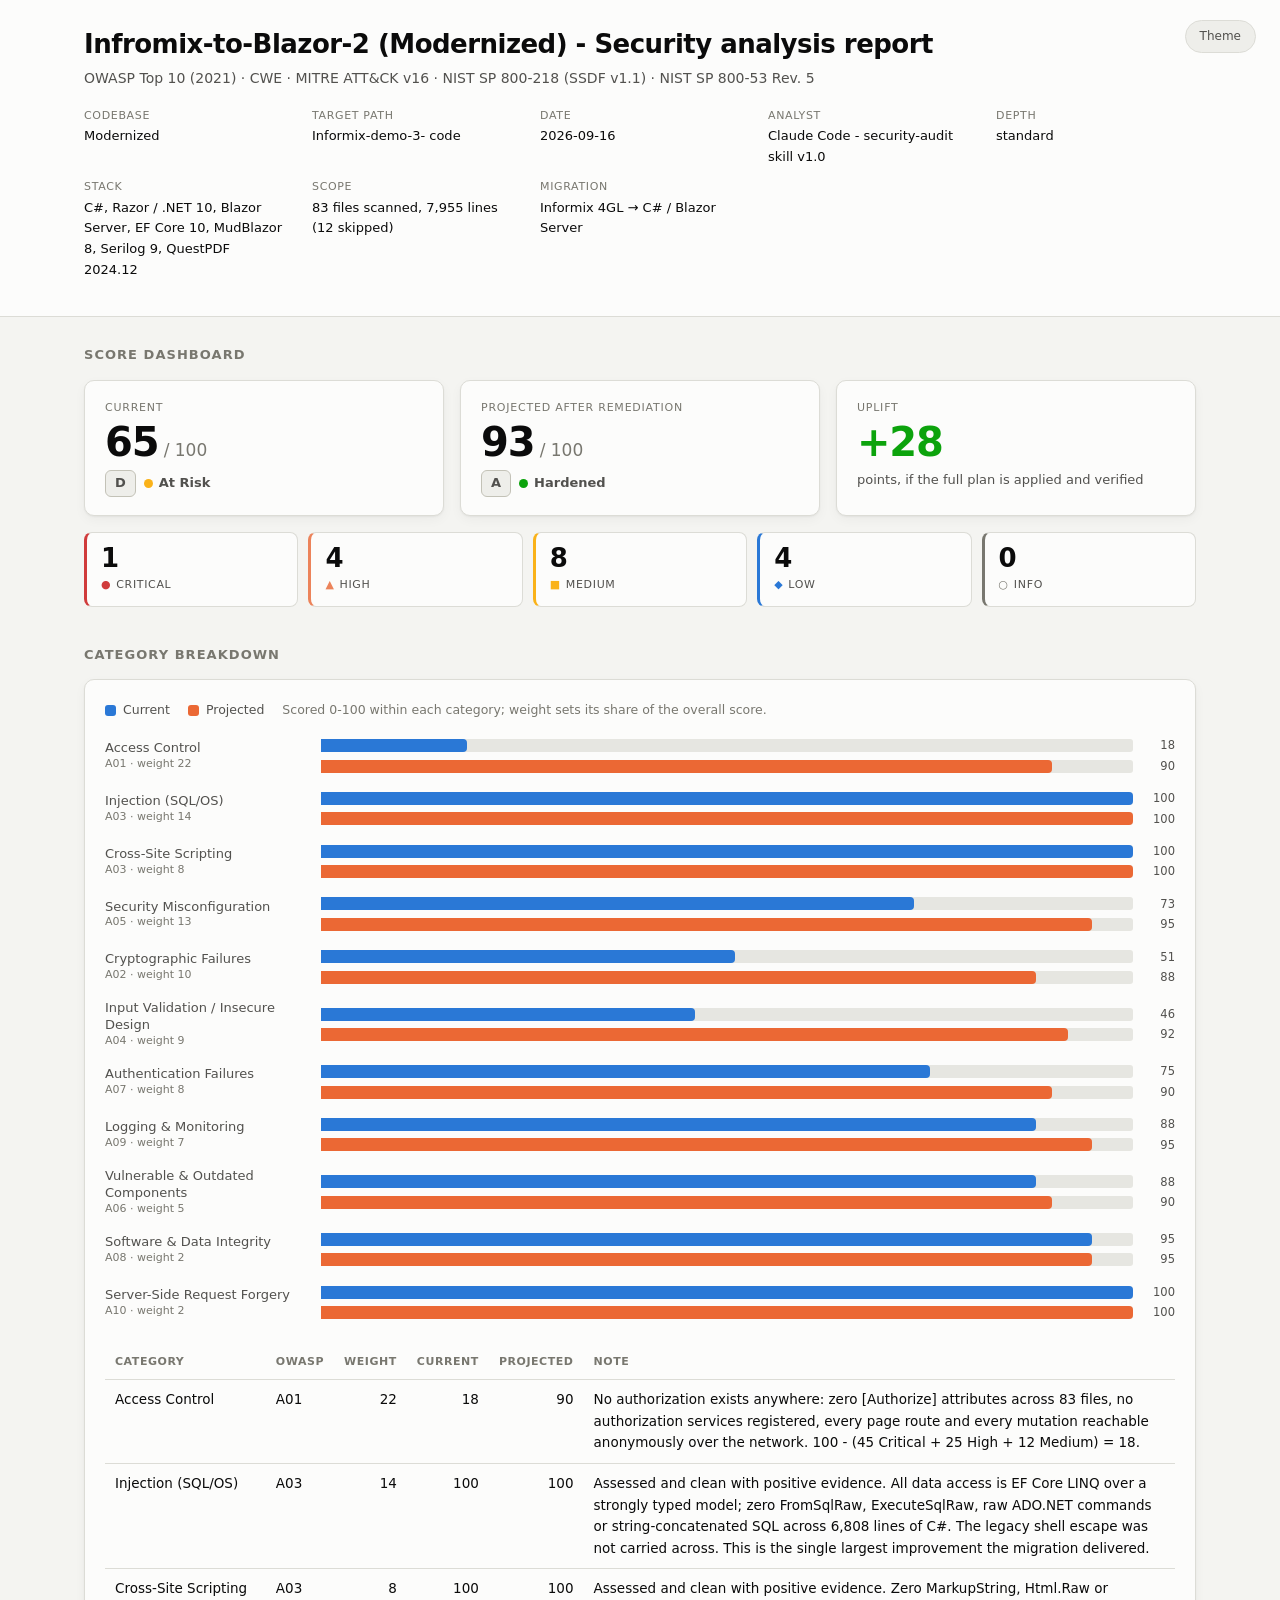
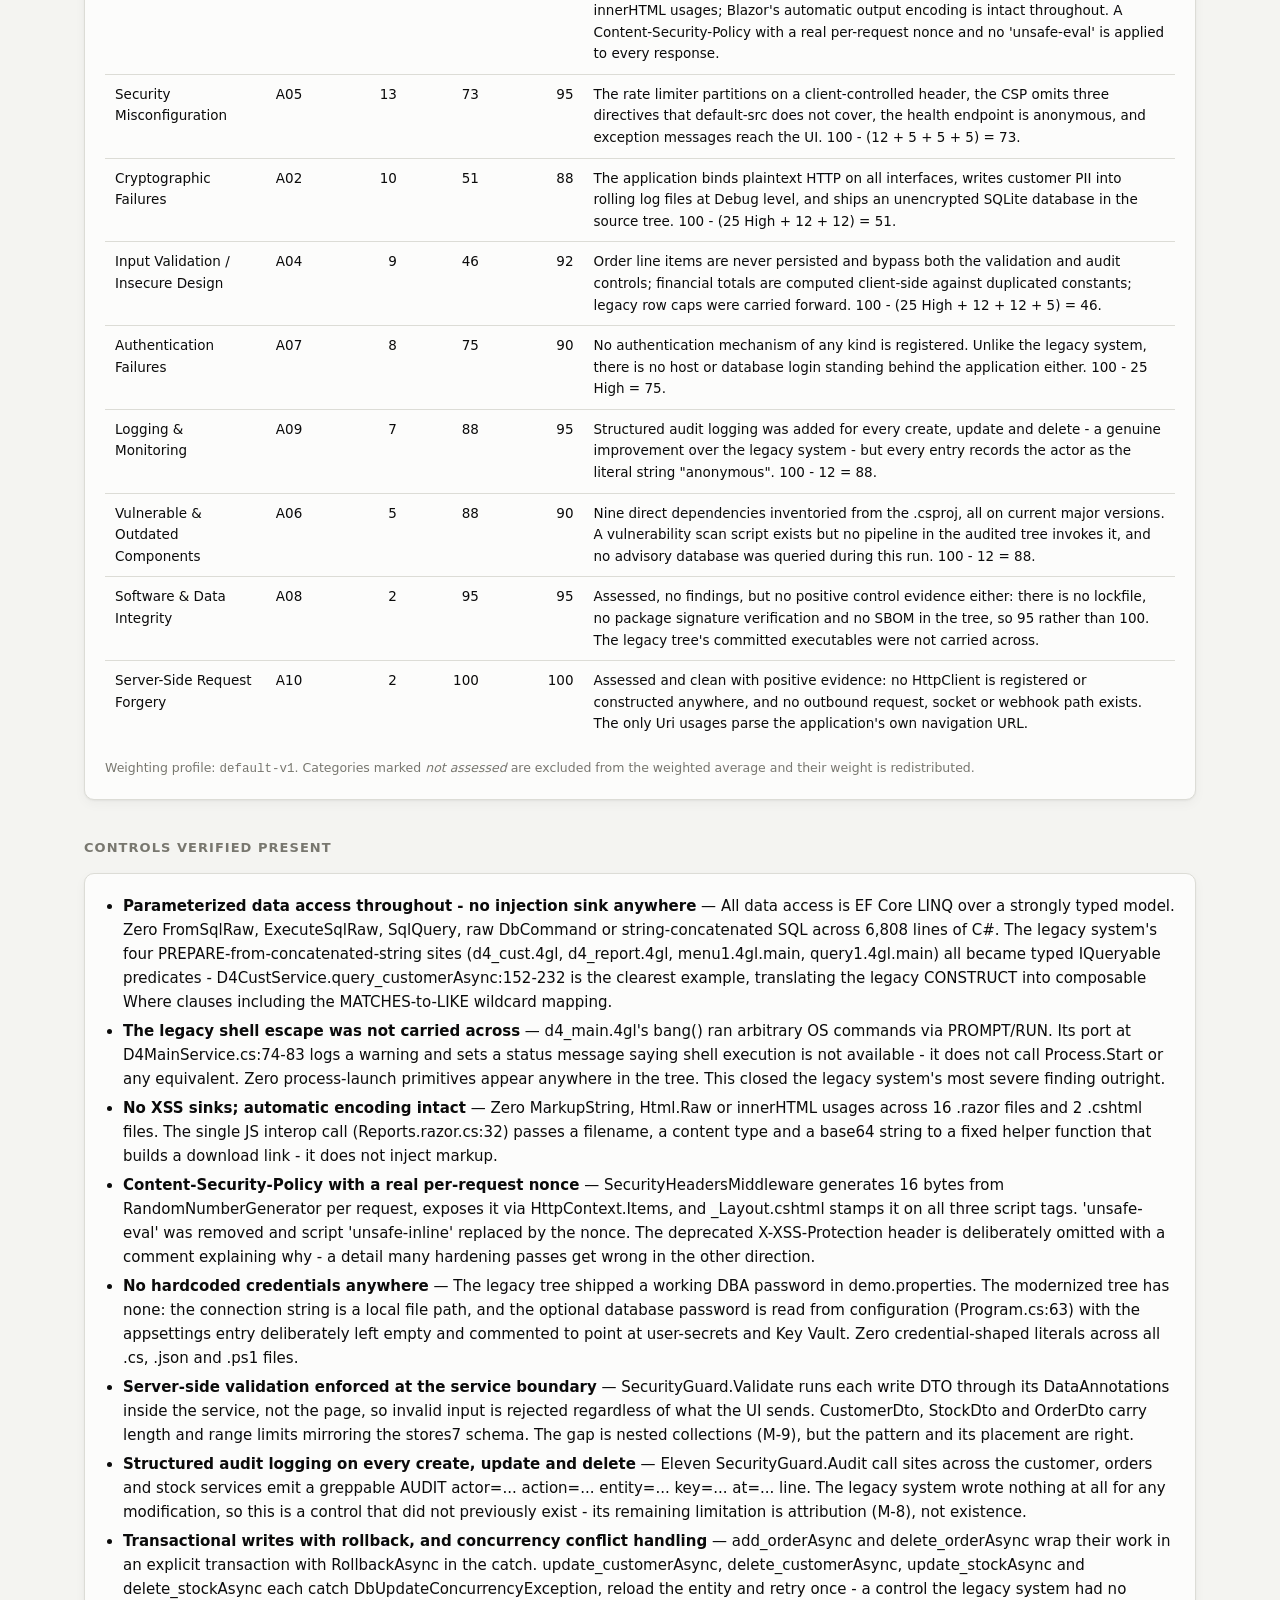
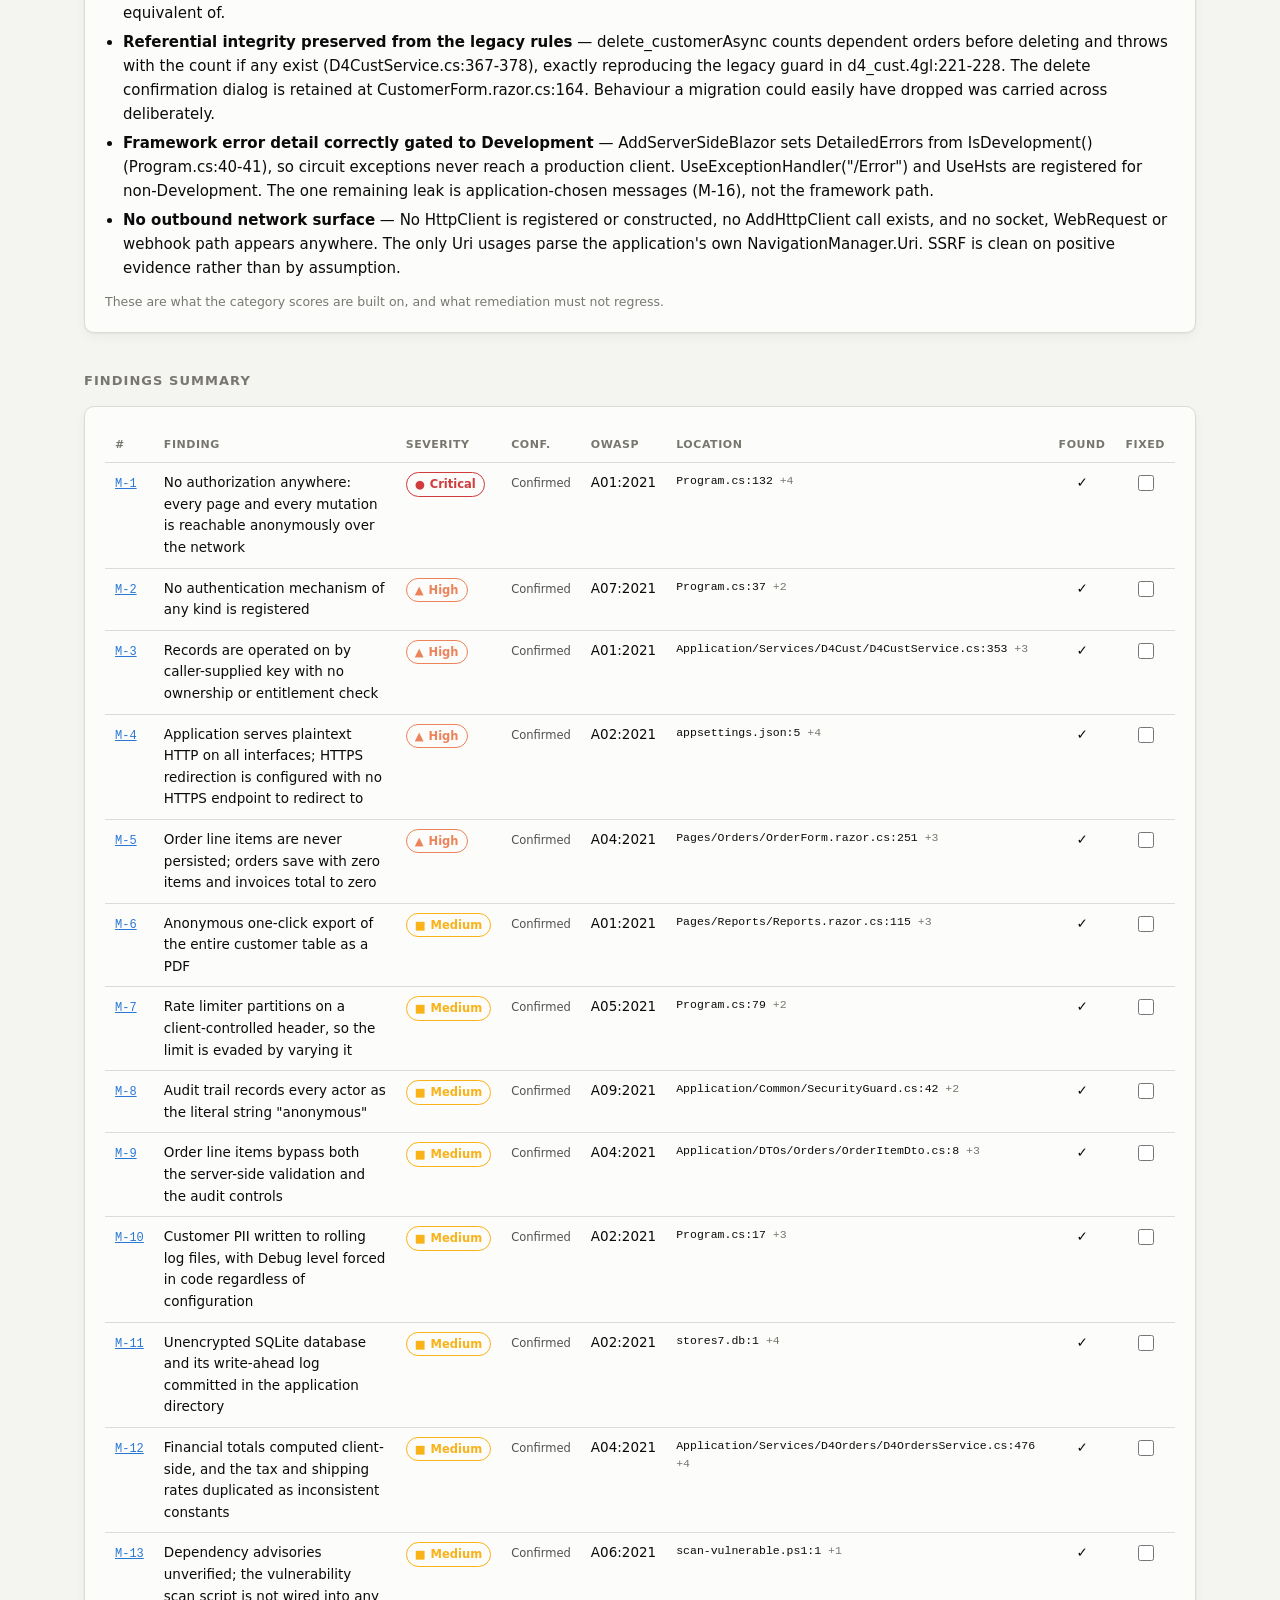
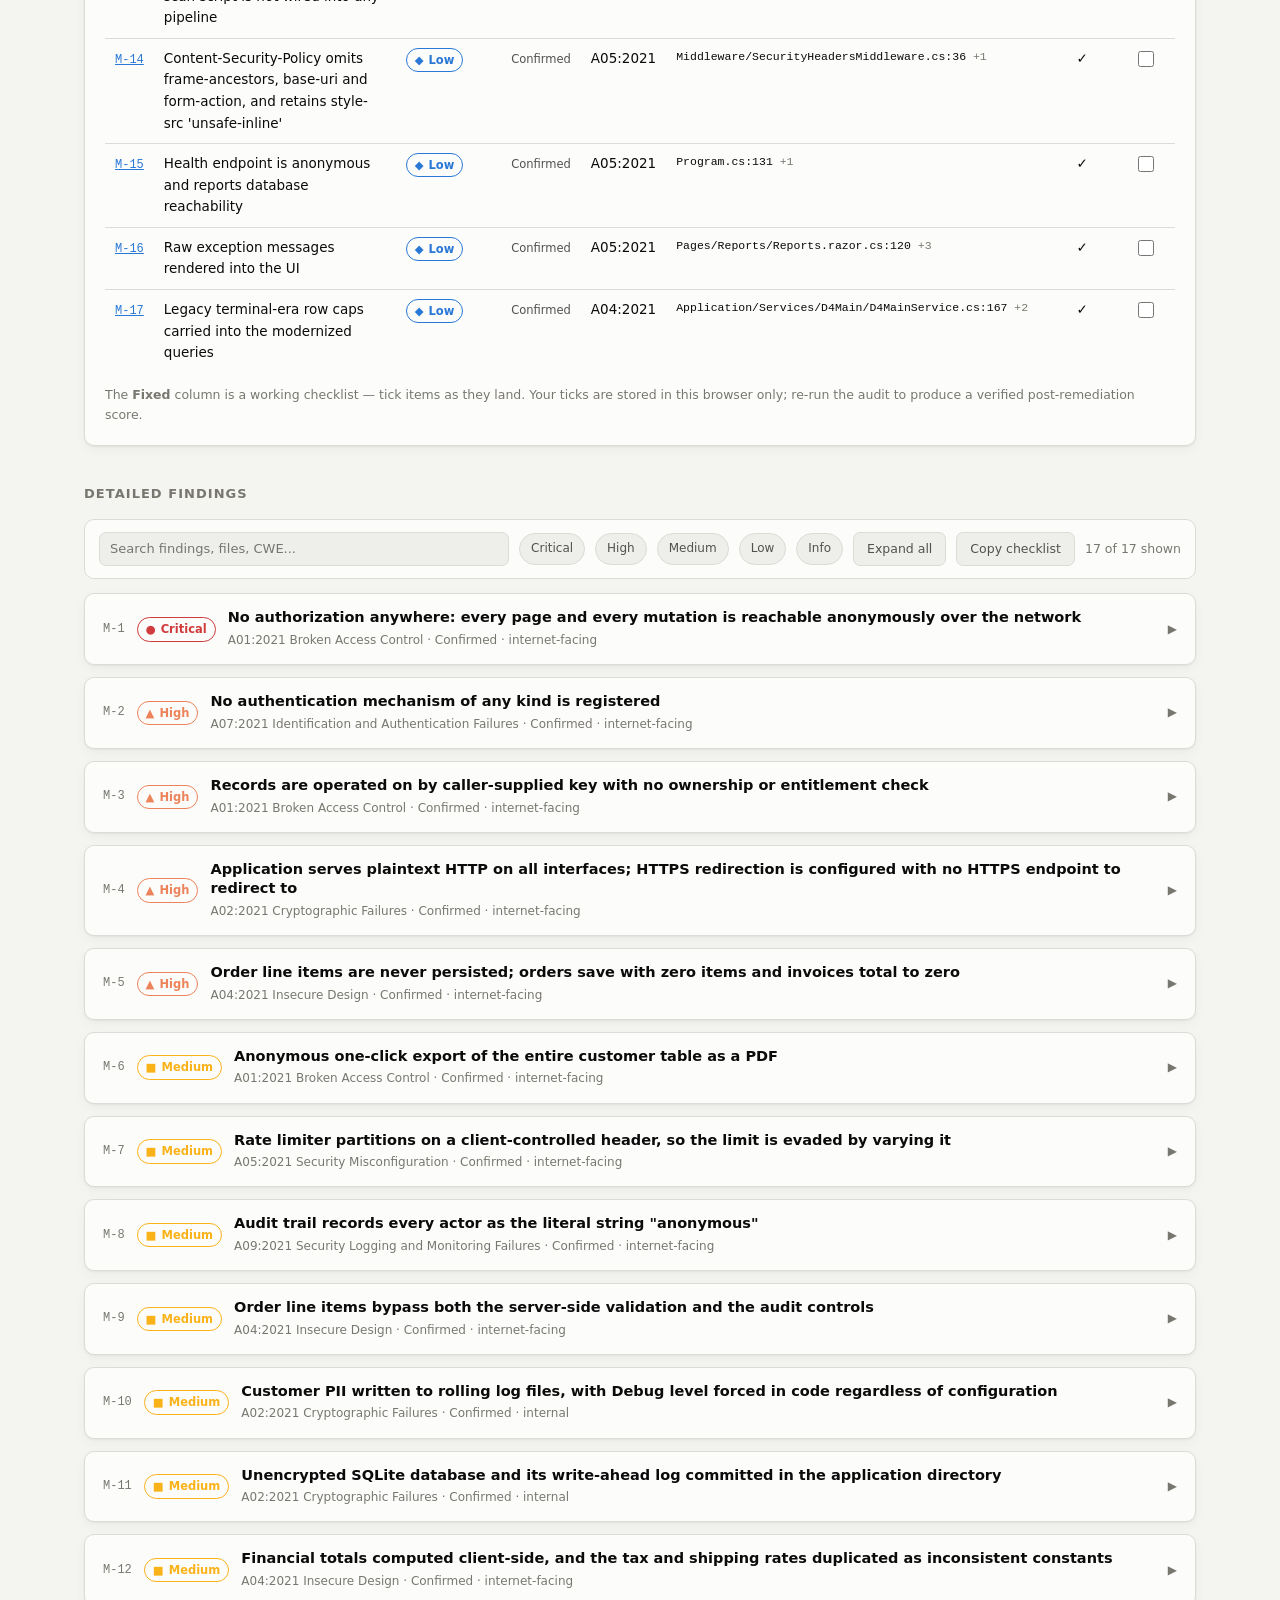
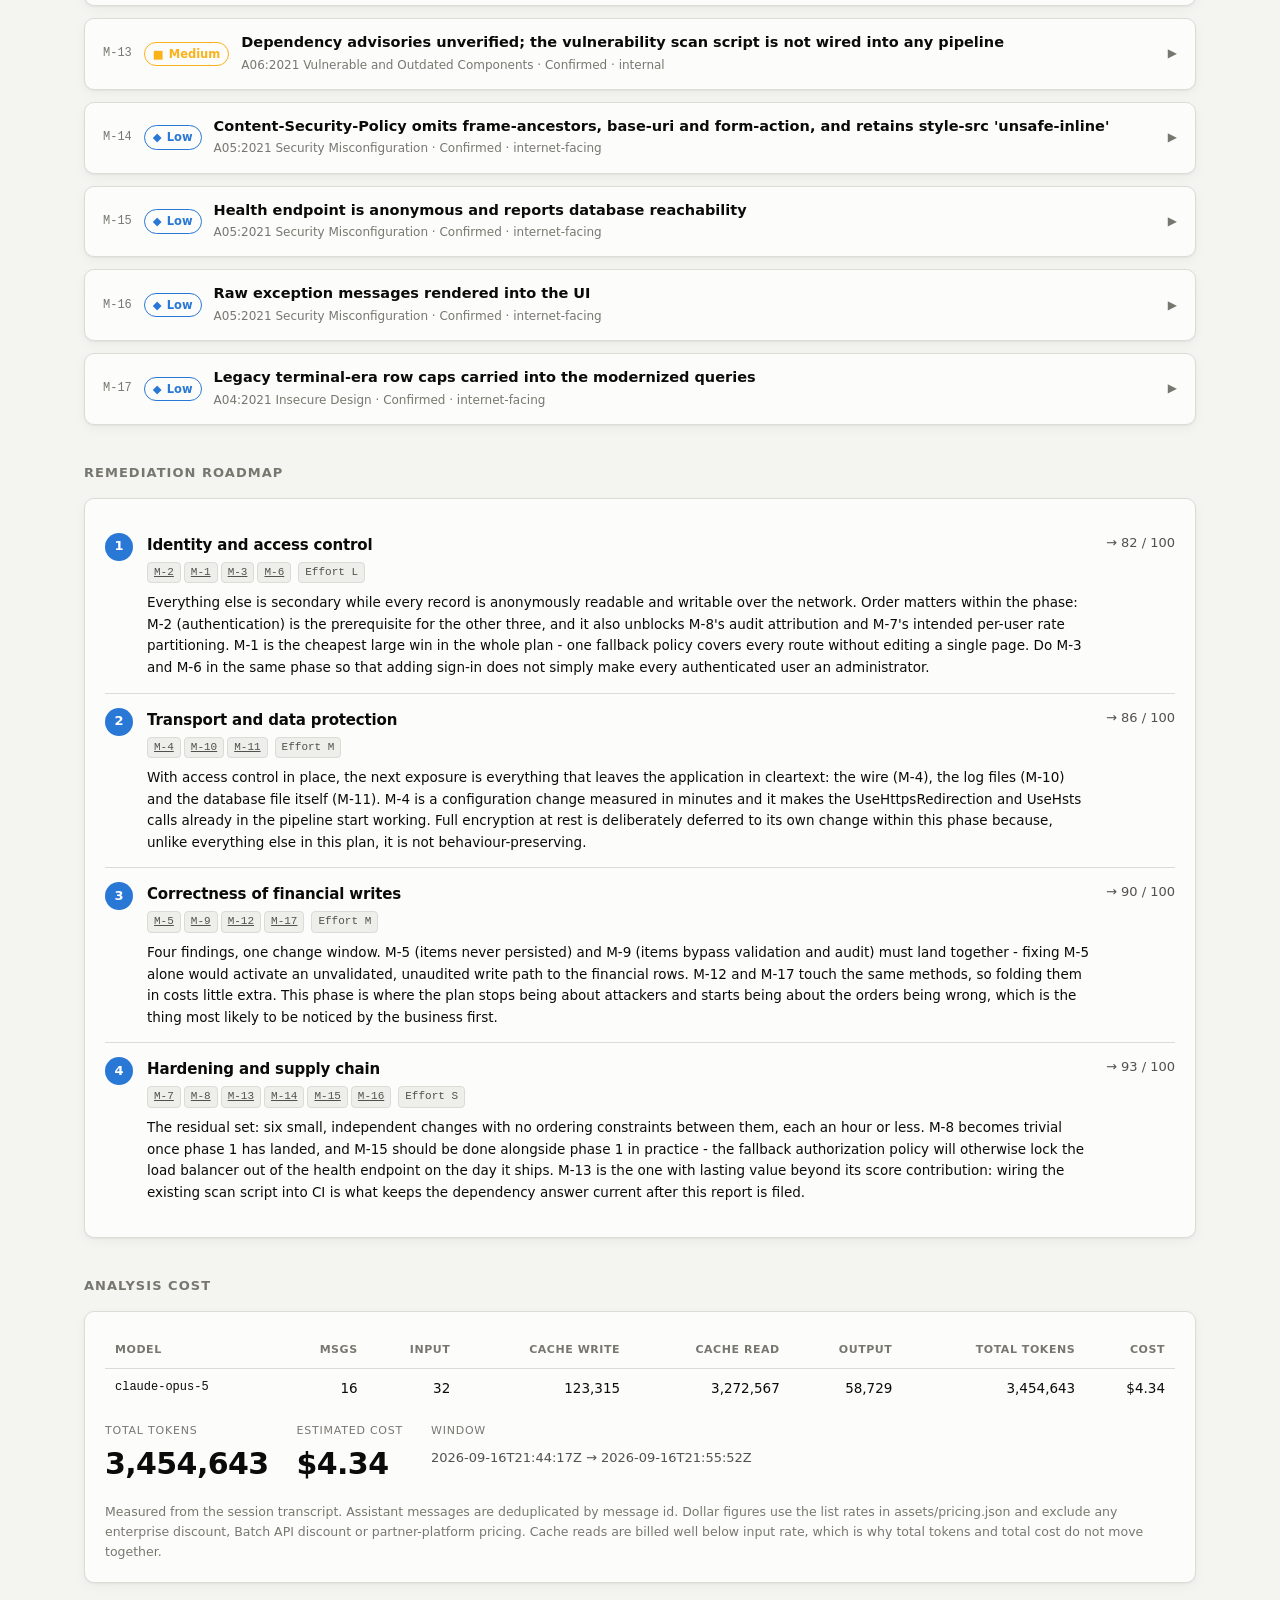
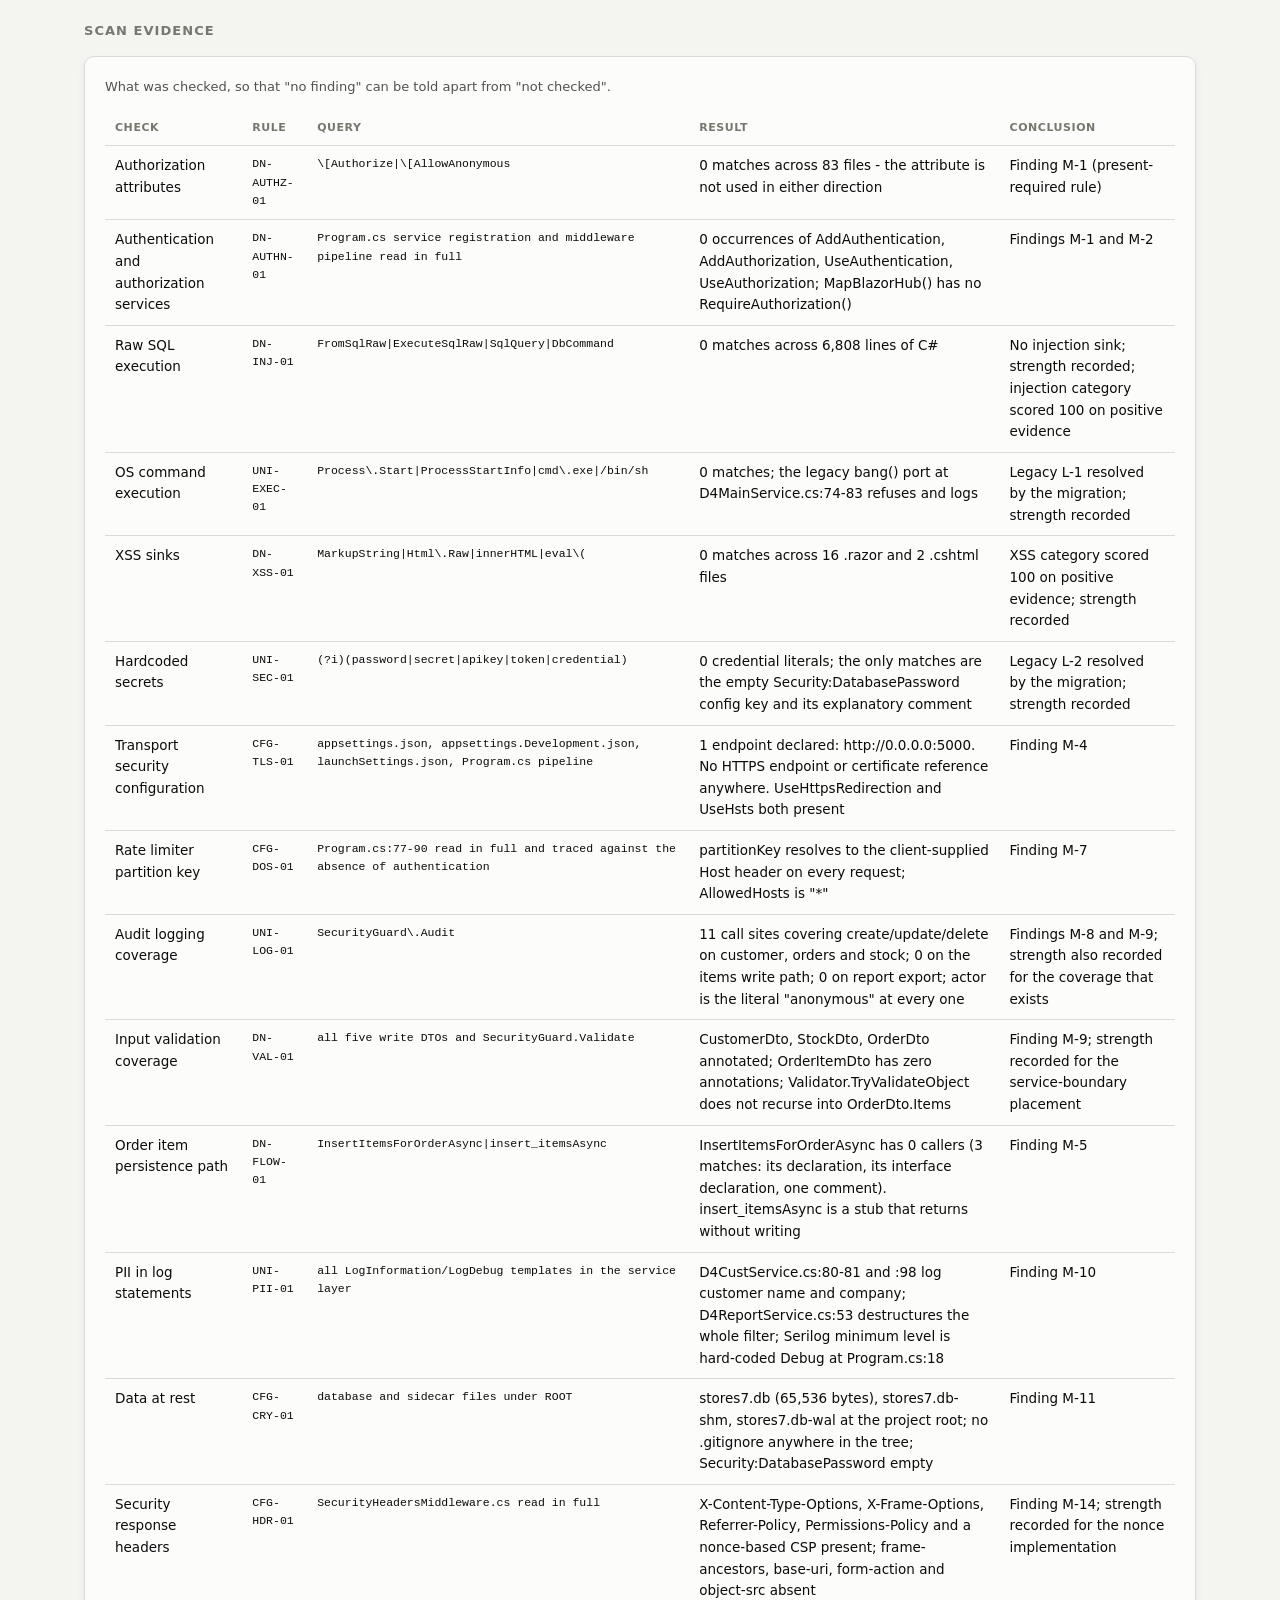
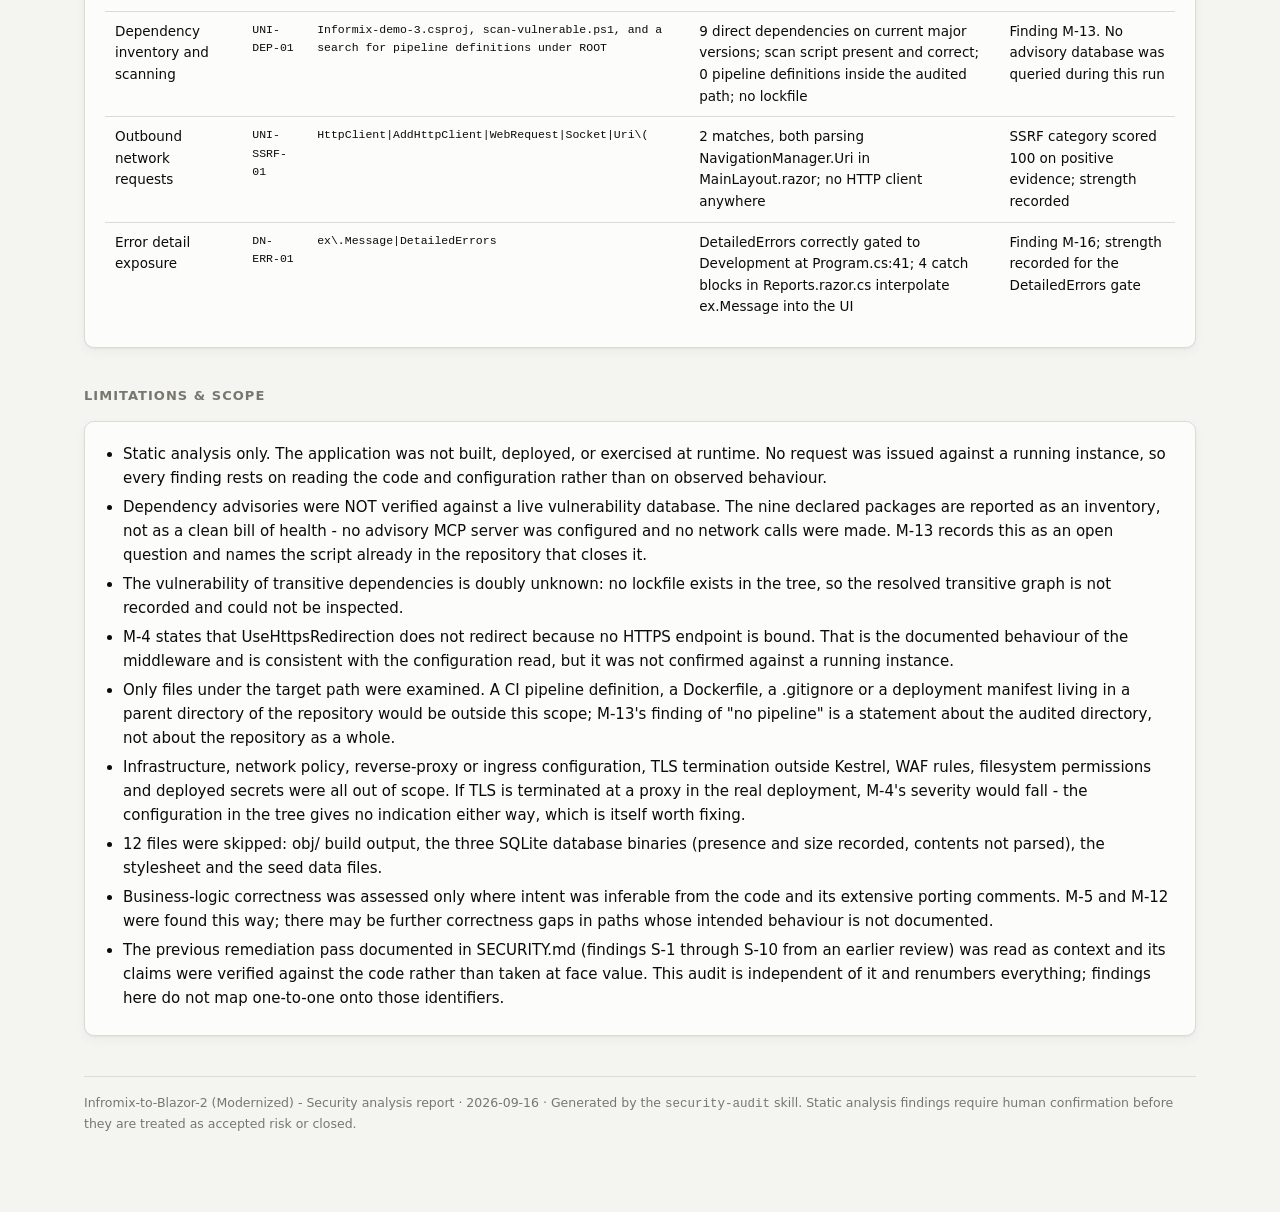
<file: docs/Security-audits-Example/Infromix-to-Blazor/Infromix-to-Blazor-2 - Modernized - Security analysis report. - 2026-09-16.html>
<!doctype html>
<html lang="en">
<head>
<meta charset="utf-8">
<meta name="viewport" content="width=device-width, initial-scale=1">
<title>Security analysis report</title>
<style>
/* ============================================================================
   Security analysis report - self-contained stylesheet.
   No external fonts, no CDN, no network. Opens from disk in any browser.
   Palette: dataviz reference instance (categorical slots 1-2 + status roles),
   used verbatim - the documented, validated default.
   ========================================================================= */

:root {
  color-scheme: light;

  --surface-0:      #f4f4f1;   /* page ground   */
  --surface-1:      #fcfcfb;   /* card / chart  */
  --surface-2:      #eeeeea;   /* inset, code   */
  --border:         #dcdcd6;
  --border-strong:  #c3c2b7;

  --text-primary:   #0b0b0b;
  --text-secondary: #52514e;
  --text-muted:     #78776f;

  /* categorical - fixed order, never cycled */
  --series-1:       #2a78d6;   /* Current   */
  --series-2:       #eb6834;   /* Projected */

  /* status - reserved roles, always paired with an icon + label */
  --st-good:        #0ca30c;
  --st-warning:     #fab219;
  --st-serious:     #ec835a;
  --st-critical:    #d03b3b;
  --st-neutral:     #78776f;

  --grid:           #e6e6e1;
  --shadow:         0 1px 2px rgba(0,0,0,.05), 0 4px 12px rgba(0,0,0,.04);
  --radius:         10px;
  --mono: ui-monospace, SFMono-Regular, "SF Mono", Menlo, Consolas, "Liberation Mono", monospace;
  --sans: system-ui, -apple-system, "Segoe UI", Roboto, "Helvetica Neue", Arial, sans-serif;
}

@media (prefers-color-scheme: dark) {
  :root:not([data-theme="light"]) {
    color-scheme: dark;
    --surface-0:      #121211;
    --surface-1:      #1a1a19;
    --surface-2:      #232322;
    --border:         #33332f;
    --border-strong:  #4a4a45;
    --text-primary:   #ffffff;
    --text-secondary: #c3c2b7;
    --text-muted:     #96958c;
    --series-1:       #3987e5;
    --series-2:       #d95926;
    --grid:           #2b2b28;
    --shadow:         0 1px 2px rgba(0,0,0,.4), 0 4px 12px rgba(0,0,0,.3);
  }
}
:root[data-theme="dark"] {
  color-scheme: dark;
  --surface-0:      #121211;
  --surface-1:      #1a1a19;
  --surface-2:      #232322;
  --border:         #33332f;
  --border-strong:  #4a4a45;
  --text-primary:   #ffffff;
  --text-secondary: #c3c2b7;
  --text-muted:     #96958c;
  --series-1:       #3987e5;
  --series-2:       #d95926;
  --grid:           #2b2b28;
  --shadow:         0 1px 2px rgba(0,0,0,.4), 0 4px 12px rgba(0,0,0,.3);
}

* { box-sizing: border-box; }
html { -webkit-text-size-adjust: 100%; }
body {
  margin: 0;
  background: var(--surface-0);
  color: var(--text-primary);
  font: 15px/1.6 var(--sans);
  padding: 0 0 5rem;
}
img { max-width: 100%; }
[hidden] { display: none !important; }

.wrap { max-width: 1160px; margin: 0 auto; padding: 0 24px; }

/* ---------------------------------------------------------------- header */
header.masthead {
  background: var(--surface-1);
  border-bottom: 1px solid var(--border);
  padding: 28px 0 22px;
  margin-bottom: 28px;
}
.masthead h1 { margin: 0 0 6px; font-size: 26px; line-height: 1.25; letter-spacing: -.02em; }
.masthead .sub { color: var(--text-secondary); font-size: 14px; margin: 0; }
.meta-grid {
  display: grid; gap: 10px 28px; margin-top: 18px;
  grid-template-columns: repeat(auto-fit, minmax(190px, 1fr));
  font-size: 13px;
}
.meta-grid dt { color: var(--text-muted); font-size: 11px; text-transform: uppercase; letter-spacing: .06em; margin-bottom: 2px; }
.meta-grid dd { margin: 0; color: var(--text-primary); word-break: break-word; }

.theme-toggle {
  position: absolute; top: 20px; right: 24px;
  background: var(--surface-2); color: var(--text-secondary);
  border: 1px solid var(--border); border-radius: 999px;
  padding: 6px 14px; font: inherit; font-size: 12px; cursor: pointer;
}
.theme-toggle:hover { border-color: var(--border-strong); color: var(--text-primary); }
.masthead { position: relative; }

/* ---------------------------------------------------------------- sections */
section { margin: 0 0 38px; }
h2 {
  font-size: 13px; text-transform: uppercase; letter-spacing: .08em;
  color: var(--text-muted); margin: 0 0 14px; font-weight: 600;
}
h3 { font-size: 17px; margin: 0 0 10px; letter-spacing: -.01em; }
p  { margin: 0 0 12px; }

.card {
  background: var(--surface-1); border: 1px solid var(--border);
  border-radius: var(--radius); padding: 20px; box-shadow: var(--shadow);
}

/* ---------------------------------------------------------------- score tiles */
.score-row { display: grid; gap: 16px; grid-template-columns: repeat(auto-fit, minmax(210px, 1fr)); }
.tile {
  background: var(--surface-1); border: 1px solid var(--border);
  border-radius: var(--radius); padding: 18px 20px; box-shadow: var(--shadow);
}
.tile .label { font-size: 11px; text-transform: uppercase; letter-spacing: .07em; color: var(--text-muted); margin-bottom: 6px; }
.tile .hero { font-size: 40px; line-height: 1; font-weight: 650; letter-spacing: -.03em; font-variant-numeric: tabular-nums; }
.tile .hero .of { font-size: 17px; font-weight: 400; color: var(--text-muted); letter-spacing: 0; }
.tile .foot { margin-top: 8px; font-size: 13px; color: var(--text-secondary); display: flex; align-items: center; gap: 8px; flex-wrap: wrap; }

.grade {
  display: inline-block; font-weight: 650; font-size: 13px;
  padding: 2px 9px; border-radius: 6px;
  background: var(--surface-2); border: 1px solid var(--border-strong);
}
.posture { display: inline-flex; align-items: center; gap: 6px; font-size: 13px; font-weight: 550; }
.posture .dot { width: 9px; height: 9px; border-radius: 50%; flex: none; }
.posture[data-band="Hardened"] .dot { background: var(--st-good); }
.posture[data-band="Adequate"] .dot { background: var(--series-1); }
.posture[data-band="At Risk"]  .dot { background: var(--st-warning); }
.posture[data-band="Critical"] .dot { background: var(--st-critical); }

.uplift { color: var(--st-good); font-weight: 650; font-variant-numeric: tabular-nums; }

/* ---------------------------------------------------------------- severity KPI */
.sev-row { display: grid; gap: 10px; grid-template-columns: repeat(auto-fit, minmax(112px, 1fr)); margin-top: 16px; }
.sev-tile {
  background: var(--surface-1); border: 1px solid var(--border);
  border-left: 3px solid var(--st-neutral);
  border-radius: 8px; padding: 12px 14px;
}
.sev-tile .n { font-size: 26px; font-weight: 650; line-height: 1; font-variant-numeric: tabular-nums; }
.sev-tile .k { font-size: 11px; text-transform: uppercase; letter-spacing: .06em; color: var(--text-secondary); margin-top: 5px; display: flex; align-items: center; gap: 5px; }
.sev-tile[data-sev="Critical"] { border-left-color: var(--st-critical); }
.sev-tile[data-sev="High"]     { border-left-color: var(--st-serious); }
.sev-tile[data-sev="Medium"]   { border-left-color: var(--st-warning); }
.sev-tile[data-sev="Low"]      { border-left-color: var(--series-1); }
.sev-tile[data-sev="Info"]     { border-left-color: var(--st-neutral); }

/* ---------------------------------------------------------------- chart */
.legend { display: flex; gap: 18px; align-items: center; font-size: 12.5px; color: var(--text-secondary); margin-bottom: 16px; flex-wrap: wrap; }
.legend .key { display: inline-flex; align-items: center; gap: 7px; }
.legend .swatch { width: 11px; height: 11px; border-radius: 3px; flex: none; }

.bars { display: grid; gap: 14px; }
.bar-row { display: grid; grid-template-columns: minmax(140px, 200px) 1fr; gap: 16px; align-items: center; }
.bar-row .cat { font-size: 13px; color: var(--text-secondary); line-height: 1.3; }
.bar-row .cat .wt { color: var(--text-muted); font-size: 11px; display: block; }
.bar-stack { display: grid; gap: 2px; }              /* 2px surface gap between adjacent bars */
.bar-line  { display: grid; grid-template-columns: 1fr 34px; gap: 8px; align-items: center; }
.bar-track { position: relative; height: 13px; background: var(--grid); border-radius: 3px; }
.bar-fill {
  position: absolute; left: 0; top: 0; bottom: 0;
  border-radius: 0 4px 4px 0;                        /* 4px rounded data-end, anchored to baseline */
  min-width: 3px;
}
.bar-fill.s1 { background: var(--series-1); }
.bar-fill.s2 { background: var(--series-2); }
.bar-val {
  font-size: 11.5px; font-variant-numeric: tabular-nums; color: var(--text-secondary);
  text-align: right; white-space: nowrap;
}
.bar-row.na .bar-track { background: repeating-linear-gradient(135deg, var(--grid), var(--grid) 4px, transparent 4px, transparent 8px); }
.bar-na { font-size: 11.5px; color: var(--text-muted); font-style: italic; padding-left: 2px; }

/* ---------------------------------------------------------------- tables */
table { width: 100%; border-collapse: collapse; font-size: 13.5px; }
th, td { text-align: left; padding: 9px 10px; border-bottom: 1px solid var(--border); vertical-align: top; }
th { font-size: 11px; text-transform: uppercase; letter-spacing: .05em; color: var(--text-muted); font-weight: 600; white-space: nowrap; }
tbody tr:last-child td { border-bottom: none; }
td.num, th.num { text-align: right; font-variant-numeric: tabular-nums; }
td.ctr, th.ctr { text-align: center; }
td.id, th.id   { white-space: nowrap; width: 1%; }
.table-scroll { overflow-x: auto; }

.sev-pill {
  display: inline-flex; align-items: center; gap: 5px;
  font-size: 11.5px; font-weight: 600; padding: 2px 8px; border-radius: 999px;
  border: 1px solid; white-space: nowrap;
}
.sev-pill[data-sev="Critical"] { color: var(--st-critical); border-color: var(--st-critical); }
.sev-pill[data-sev="High"]     { color: var(--st-serious);  border-color: var(--st-serious); }
.sev-pill[data-sev="Medium"]   { color: var(--st-warning);  border-color: var(--st-warning); }
.sev-pill[data-sev="Low"]      { color: var(--series-1);    border-color: var(--series-1); }
.sev-pill[data-sev="Info"]     { color: var(--text-muted);  border-color: var(--border-strong); }
:root[data-theme="dark"] .sev-pill[data-sev="Medium"],
:root:not([data-theme="light"]) .sev-pill[data-sev="Medium"] { color: var(--st-warning); }

.tag {
  display: inline-block; font-size: 11px; font-family: var(--mono);
  background: var(--surface-2); border: 1px solid var(--border);
  color: var(--text-secondary); padding: 1px 6px; border-radius: 4px; margin: 1px 3px 1px 0;
  white-space: nowrap;
}
.conf { font-size: 11.5px; color: var(--text-secondary); }
.conf[data-c="Possible"] { color: var(--st-warning); font-weight: 600; }

/* ---------------------------------------------------------------- filters */
.toolbar {
  display: flex; gap: 10px; flex-wrap: wrap; align-items: center;
  margin-bottom: 14px; padding: 12px 14px;
  background: var(--surface-1); border: 1px solid var(--border); border-radius: var(--radius);
}
.toolbar input[type="search"], .toolbar select {
  font: inherit; font-size: 13px; padding: 6px 10px;
  background: var(--surface-2); color: var(--text-primary);
  border: 1px solid var(--border); border-radius: 7px;
}
.toolbar input[type="search"] { min-width: 210px; flex: 1 1 210px; }
.chip {
  font: inherit; font-size: 12px; padding: 5px 11px; cursor: pointer;
  background: var(--surface-2); color: var(--text-secondary);
  border: 1px solid var(--border); border-radius: 999px;
}
.chip[aria-pressed="true"] { background: var(--text-primary); color: var(--surface-1); border-color: var(--text-primary); }
.btn {
  font: inherit; font-size: 12.5px; padding: 6px 13px; cursor: pointer;
  background: var(--surface-2); color: var(--text-secondary);
  border: 1px solid var(--border); border-radius: 7px;
}
.btn:hover { border-color: var(--border-strong); color: var(--text-primary); }
.count-note { font-size: 12.5px; color: var(--text-muted); margin-left: auto; }

/* ---------------------------------------------------------------- findings */
.finding {
  background: var(--surface-1); border: 1px solid var(--border);
  border-radius: var(--radius); margin-bottom: 12px; box-shadow: var(--shadow);
  overflow: hidden;
}
.finding.done { opacity: .62; }
.finding > summary {
  list-style: none; cursor: pointer; padding: 14px 18px;
  display: grid; grid-template-columns: auto auto 1fr auto; gap: 12px; align-items: center;
}
.finding > summary::-webkit-details-marker { display: none; }
.finding > summary:hover { background: var(--surface-2); }
.finding .fid { font-family: var(--mono); font-size: 12px; color: var(--text-muted); }
.finding .ftitle { display: block; font-weight: 550; font-size: 14.5px; line-height: 1.35; }
.finding .fmeta  { display: block; font-size: 12px; color: var(--text-muted); margin-top: 3px; }
.finding .chev { color: var(--text-muted); font-size: 12px; }
.finding[open] .chev { transform: rotate(90deg); }
.chev { display: inline-block; transition: transform .12s ease; }

.fbody { padding: 4px 18px 20px; border-top: 1px solid var(--border); }
.fblock { margin-top: 16px; }
.fblock > .h {
  font-size: 11px; text-transform: uppercase; letter-spacing: .07em;
  color: var(--text-muted); font-weight: 600; margin-bottom: 6px;
}
.loc {
  font-family: var(--mono); font-size: 12.5px;
  background: var(--surface-2); border: 1px solid var(--border);
  border-left: 2px solid var(--border-strong);
  border-radius: 6px; padding: 8px 11px; margin-bottom: 6px; overflow-x: auto;
}
.loc .path { color: var(--series-1); font-weight: 600; }
.loc .code { display: block; margin-top: 4px; color: var(--text-secondary); white-space: pre; }

pre.code {
  font-family: var(--mono); font-size: 12.5px; line-height: 1.55;
  background: var(--surface-2); border: 1px solid var(--border);
  border-radius: 8px; padding: 12px 14px; overflow-x: auto; margin: 0;
  white-space: pre;
}
.diff { display: grid; gap: 10px; grid-template-columns: 1fr 1fr; }
@media (max-width: 800px) { .diff { grid-template-columns: 1fr; } }
.diff .lbl { font-size: 11px; text-transform: uppercase; letter-spacing: .06em; color: var(--text-muted); margin-bottom: 5px; }
.diff .before pre.code { border-left: 2px solid var(--st-critical); }
.diff .after  pre.code { border-left: 2px solid var(--st-good); }

ol.steps { margin: 0; padding-left: 20px; }
ol.steps li { margin-bottom: 6px; }
ul.plain { margin: 0; padding-left: 18px; }
ul.plain li { margin-bottom: 5px; }

.verify {
  background: var(--surface-2); border: 1px solid var(--border);
  border-left: 3px solid var(--st-good);
  border-radius: 7px; padding: 10px 13px; font-size: 13.5px;
}
.warnbox {
  background: var(--surface-2); border: 1px solid var(--st-warning);
  border-left: 3px solid var(--st-warning);
  border-radius: 7px; padding: 10px 13px; font-size: 13.5px;
}
.kv { display: grid; grid-template-columns: repeat(auto-fit, minmax(150px, 1fr)); gap: 10px 20px; font-size: 13px; }
.kv .k { font-size: 11px; text-transform: uppercase; letter-spacing: .06em; color: var(--text-muted); }

.badge-nb {
  font-size: 11px; font-weight: 600; padding: 2px 8px; border-radius: 999px;
  border: 1px solid var(--st-good); color: var(--st-good);
}
.badge-br {
  font-size: 11px; font-weight: 600; padding: 2px 8px; border-radius: 999px;
  border: 1px solid var(--st-critical); color: var(--st-critical);
}

.chk { width: 16px; height: 16px; cursor: pointer; accent-color: var(--st-good); }

/* ---------------------------------------------------------------- roadmap */
.phase {
  display: grid; grid-template-columns: auto 1fr auto; gap: 14px; align-items: start;
  padding: 14px 0; border-bottom: 1px solid var(--border);
}
.phase:last-child { border-bottom: none; }
.phase .pnum {
  width: 28px; height: 28px; border-radius: 50%; flex: none;
  background: var(--series-1); color: #fff;
  display: grid; place-items: center; font-size: 13px; font-weight: 650;
}
.phase .pafter { font-size: 13px; color: var(--text-secondary); white-space: nowrap; font-variant-numeric: tabular-nums; }

/* ---------------------------------------------------------------- cost */
.cost-caveat {
  border-left: 3px solid var(--st-warning);
  background: var(--surface-2); border-radius: 7px;
  padding: 10px 13px; font-size: 13.5px; margin-bottom: 14px;
}
.cost-total { display: flex; gap: 28px; flex-wrap: wrap; align-items: baseline; margin-top: 14px; }
.cost-total .big { font-size: 30px; font-weight: 650; letter-spacing: -.02em; font-variant-numeric: tabular-nums; }

/* ---------------------------------------------------------------- misc */
footer.foot { color: var(--text-muted); font-size: 12.5px; border-top: 1px solid var(--border); padding-top: 16px; margin-top: 40px; }
.empty { color: var(--text-muted); font-style: italic; padding: 18px; text-align: center; }
a { color: var(--series-1); }

/* ---------------------------------------------------------------- print */
@media print {
  :root { color-scheme: light; }
  body { background: #fff; font-size: 10.5pt; padding: 0; }
  .toolbar, .theme-toggle, .no-print { display: none !important; }
  .card, .tile, .finding, .sev-tile { box-shadow: none; border: 1px solid #ccc; break-inside: avoid; }
  .finding { break-inside: avoid; }
  .fbody { display: block !important; }
  section { break-inside: avoid-page; }
  h2 { break-after: avoid; }
  a { text-decoration: none; color: inherit; }
  .wrap { max-width: none; padding: 0 8mm; }
}
</style>
</head>
<body>
<script id="audit-data" type="application/json">
{
  "schemaVersion": "1.0",
  "meta": {
    "projectName": "Infromix-to-Blazor-2",
    "targetPath": "Informix-demo-3- code",
    "scanDate": "2026-09-16",
    "analyst": "Claude Code - security-audit skill v1.0",
    "depth": "standard",
    "mode": "plan",
    "variant": "modernized",
    "variantLabel": "Modernized",
    "standards": [
      "OWASP Top 10 (2021)",
      "CWE",
      "MITRE ATT&CK v16",
      "NIST SP 800-218 (SSDF v1.1)",
      "NIST SP 800-53 Rev. 5"
    ],
    "stack": {
      "languages": ["C#", "Razor"],
      "frameworks": [".NET 10", "Blazor Server", "EF Core 10", "MudBlazor 8", "Serilog 9", "QuestPDF 2024.12"],
      "dataStores": ["SQLite (stores7.db)"],
      "entryPoints": ["Program.cs", "Pages/_Host.cshtml", "Pages/**/*.razor", "/health", "/_blazor"]
    },
    "inventory": {
      "filesScanned": 83,
      "linesScanned": 7955,
      "filesSkipped": 12,
      "skipReasons": ["obj/ build output", "SQLite database binaries", "stylesheet", "seed data files"]
    },
    "migration": {
      "isMigration": true,
      "sourceLanguage": "Informix 4GL",
      "targetLanguage": "C# / Blazor Server",
      "sourcePathAudited": "Informix source/source"
    }
  },
  "scores": {
    "profile": "default-v1",
    "current": { "score": 65, "grade": "D", "posture": "At Risk" },
    "projected": { "score": 93, "grade": "A", "posture": "Hardened" },
    "categories": [
      {
        "key": "access-control",
        "name": "Access Control",
        "owasp": "A01",
        "weight": 22,
        "current": 18,
        "projected": 90,
        "assessed": true,
        "note": "No authorization exists anywhere: zero [Authorize] attributes across 83 files, no authorization services registered, every page route and every mutation reachable anonymously over the network. 100 - (45 Critical + 25 High + 12 Medium) = 18."
      },
      {
        "key": "injection",
        "name": "Injection (SQL/OS)",
        "owasp": "A03",
        "weight": 14,
        "current": 100,
        "projected": 100,
        "assessed": true,
        "note": "Assessed and clean with positive evidence. All data access is EF Core LINQ over a strongly typed model; zero FromSqlRaw, ExecuteSqlRaw, raw ADO.NET commands or string-concatenated SQL across 6,808 lines of C#. The legacy shell escape was not carried across. This is the single largest improvement the migration delivered."
      },
      {
        "key": "xss",
        "name": "Cross-Site Scripting",
        "owasp": "A03",
        "weight": 8,
        "current": 100,
        "projected": 100,
        "assessed": true,
        "note": "Assessed and clean with positive evidence. Zero MarkupString, Html.Raw or innerHTML usages; Blazor's automatic output encoding is intact throughout. A Content-Security-Policy with a real per-request nonce and no 'unsafe-eval' is applied to every response."
      },
      {
        "key": "misconfiguration",
        "name": "Security Misconfiguration",
        "owasp": "A05",
        "weight": 13,
        "current": 73,
        "projected": 95,
        "assessed": true,
        "note": "The rate limiter partitions on a client-controlled header, the CSP omits three directives that default-src does not cover, the health endpoint is anonymous, and exception messages reach the UI. 100 - (12 + 5 + 5 + 5) = 73."
      },
      {
        "key": "cryptographic",
        "name": "Cryptographic Failures",
        "owasp": "A02",
        "weight": 10,
        "current": 51,
        "projected": 88,
        "assessed": true,
        "note": "The application binds plaintext HTTP on all interfaces, writes customer PII into rolling log files at Debug level, and ships an unencrypted SQLite database in the source tree. 100 - (25 High + 12 + 12) = 51."
      },
      {
        "key": "validation",
        "name": "Input Validation / Insecure Design",
        "owasp": "A04",
        "weight": 9,
        "current": 46,
        "projected": 92,
        "assessed": true,
        "note": "Order line items are never persisted and bypass both the validation and audit controls; financial totals are computed client-side against duplicated constants; legacy row caps were carried forward. 100 - (25 High + 12 + 12 + 5) = 46."
      },
      {
        "key": "authentication",
        "name": "Authentication Failures",
        "owasp": "A07",
        "weight": 8,
        "current": 75,
        "projected": 90,
        "assessed": true,
        "note": "No authentication mechanism of any kind is registered. Unlike the legacy system, there is no host or database login standing behind the application either. 100 - 25 High = 75."
      },
      {
        "key": "logging",
        "name": "Logging & Monitoring",
        "owasp": "A09",
        "weight": 7,
        "current": 88,
        "projected": 95,
        "assessed": true,
        "note": "Structured audit logging was added for every create, update and delete - a genuine improvement over the legacy system - but every entry records the actor as the literal string \"anonymous\". 100 - 12 = 88."
      },
      {
        "key": "dependencies",
        "name": "Vulnerable & Outdated Components",
        "owasp": "A06",
        "weight": 5,
        "current": 88,
        "projected": 90,
        "assessed": true,
        "note": "Nine direct dependencies inventoried from the .csproj, all on current major versions. A vulnerability scan script exists but no pipeline in the audited tree invokes it, and no advisory database was queried during this run. 100 - 12 = 88."
      },
      {
        "key": "integrity",
        "name": "Software & Data Integrity",
        "owasp": "A08",
        "weight": 2,
        "current": 95,
        "projected": 95,
        "assessed": true,
        "note": "Assessed, no findings, but no positive control evidence either: there is no lockfile, no package signature verification and no SBOM in the tree, so 95 rather than 100. The legacy tree's committed executables were not carried across."
      },
      {
        "key": "ssrf",
        "name": "Server-Side Request Forgery",
        "owasp": "A10",
        "weight": 2,
        "current": 100,
        "projected": 100,
        "assessed": true,
        "note": "Assessed and clean with positive evidence: no HttpClient is registered or constructed anywhere, and no outbound request, socket or webhook path exists. The only Uri usages parse the application's own navigation URL."
      }
    ]
  },
  "findings": [
    {
      "id": "M-1",
      "title": "No authorization anywhere: every page and every mutation is reachable anonymously over the network",
      "severity": "Critical",
      "confidence": "Confirmed",
      "category": "access-control",
      "owasp": "A01:2021 Broken Access Control",
      "cwe": ["CWE-862", "CWE-284"],
      "attack": [{ "id": "T1190", "name": "Exploit Public-Facing Application" }],
      "nist": { "ssdf": ["PW.1", "PW.5"], "sp80053": ["AC-3", "AC-6", "SC-7"] },
      "status": "new",
      "exposure": "internet-facing",
      "locations": [
        { "file": "Program.cs", "line": 132, "excerpt": "app.MapHealthChecks(\"/health\");\napp.MapBlazorHub();\napp.MapFallbackToPage(\"/_Host\");" },
        { "file": "Pages/Customers/CustomerForm.razor", "line": 1, "excerpt": "@page \"/customers\"" },
        { "file": "Pages/Orders/OrderForm.razor", "line": 1, "excerpt": "@page \"/orders\"" },
        { "file": "Pages/Reports/Reports.razor", "line": 1, "excerpt": "@page \"/reports\"" },
        { "file": "appsettings.json", "line": 5, "excerpt": "\"Kestrel\": { \"Endpoints\": { \"Http\": { \"Url\": \"http://0.0.0.0:5000\" } } }" }
      ],
      "evidence": "Absence check across the whole tree. Program.cs contains no AddAuthorization, no AddAuthentication, no UseAuthentication and no UseAuthorization; the middleware pipeline goes UseRouting -> UseSerilogRequestLogging -> SecurityHeadersMiddleware -> UseRateLimiter -> UseAntiforgery -> UseRequestLocalization and straight to the endpoint mappings. MapBlazorHub() at line 132 carries no .RequireAuthorization(). Zero [Authorize] and zero [AllowAnonymous] attributes appear in 83 files - the attribute is not used anywhere, in either direction. The five page routes (/, /customers, /orders, /stock, /reports) and the SignalR circuit at /_blazor are therefore all anonymous. Kestrel is configured to bind 0.0.0.0:5000, i.e. every network interface, and AllowedHosts is \"*\".",
      "risk": "Anyone who can reach the port reads and modifies every customer, order and stock record. The concrete paths are already wired: /customers exposes create, update and delete over the customer table; /orders creates, updates and deletes orders; /reports exports the entire customer list as a PDF in one click (M-6). An anonymous visitor can also open a SignalR circuit and invoke server-side component logic directly. This is the finding that dominates the score, and it is the one control the legacy system had in a different form - the 4GL program at least required an OS account and an Informix session to start it (see the Comparison report). Binding 0.0.0.0 converts what was a single-host, single-terminal application into a network service with no front door.",
      "impact": { "confidentiality": "High", "integrity": "High", "availability": "Medium" },
      "remediated": false,
      "remediation": {
        "summary": "Register an identity provider and apply a global default-deny authorization policy, so every endpoint requires sign-in without touching a single page file.",
        "nonBreaking": true,
        "breakingChange": false,
        "effort": "M",
        "planned": true,
        "steps": [
          "Add AddAuthentication(...) with the identity provider the organisation already uses (AddOpenIdConnect for Entra ID / Okta, or AddCookie plus ASP.NET Core Identity if the app must own its users).",
          "Add AddAuthorizationBuilder().SetFallbackPolicy(new AuthorizationPolicyBuilder().RequireAuthenticatedUser().Build()) - the fallback policy applies to every endpoint that does not declare its own, so no page needs editing.",
          "Call app.UseAuthentication() and app.UseAuthorization() after UseRouting() and before UseAntiforgery().",
          "Protect the circuit: app.MapBlazorHub().RequireAuthorization().",
          "Mark the sign-in callback and the error page [AllowAnonymous]; handle /health separately under M-15.",
          "Add <CascadingAuthenticationState> around the Router in App.razor so components can read the identity, and an <AuthorizeView> around the destructive toolbar actions once roles exist."
        ],
        "codeBefore": "app.UseRateLimiter();\napp.UseAntiforgery();\n\napp.MapHealthChecks(\"/health\");\napp.MapBlazorHub();\napp.MapFallbackToPage(\"/_Host\");",
        "codeAfter": "app.UseAuthentication();\napp.UseAuthorization();\napp.UseRateLimiter();\napp.UseAntiforgery();\n\napp.MapHealthChecks(\"/health\").AllowAnonymous();\napp.MapBlazorHub().RequireAuthorization();\napp.MapFallbackToPage(\"/_Host\").RequireAuthorization();",
        "language": "csharp"
      },
      "verification": "An unauthenticated GET http://localhost:5000/customers returns 302 to the sign-in endpoint rather than 200. After signing in, the page renders exactly as it does today. A WebSocket handshake to /_blazor without a session is rejected. dotnet build reports 0 errors and 0 warnings.",
      "references": [
        { "label": "OWASP A01:2021 Broken Access Control", "url": "https://owasp.org/Top10/A01_2021-Broken_Access_Control/" },
        { "label": "ASP.NET Core fallback authorization policy", "url": "https://learn.microsoft.com/aspnet/core/security/authorization/secure-data" }
      ]
    },
    {
      "id": "M-2",
      "title": "No authentication mechanism of any kind is registered",
      "severity": "High",
      "confidence": "Confirmed",
      "category": "authentication",
      "owasp": "A07:2021 Identification and Authentication Failures",
      "cwe": ["CWE-306", "CWE-287"],
      "attack": [{ "id": "T1078", "name": "Valid Accounts" }],
      "nist": { "ssdf": ["PW.1"], "sp80053": ["IA-2", "IA-8", "AC-2"] },
      "status": "new",
      "exposure": "internet-facing",
      "locations": [
        { "file": "Program.cs", "line": 37, "excerpt": "builder.Services.AddRazorPages();\nbuilder.Services.AddServerSideBlazor(options =>\n    options.DetailedErrors = builder.Environment.IsDevelopment());" },
        { "file": "SECURITY.md", "line": 4, "excerpt": "**Scope of this pass: S-3 → S-10.** S-1 (authentication) and S-2 (IDOR) are intentionally **out of\nscope** for the demo — there is no user or role management" },
        { "file": "Application/Common/SecurityGuard.cs", "line": 46, "excerpt": "\"AUDIT actor={Actor} action={Action} entity={Entity} key={Key} at={UtcTime:o}\",\n\"anonymous\", action, entity, key, DateTime.UtcNow);" }
      ],
      "evidence": "No authentication scheme, no user store, no identity provider and no credential handling exists in the tree. The service registration block in Program.cs goes from AddRazorPages() straight to AddMudServices() with nothing in between. There is no ASP.NET Core Identity package in the .csproj, no cookie or JWT scheme, and no login page among the five routes. The project's own SECURITY.md:4-6 states that S-1 (authentication) was deliberately left out of the previous remediation pass, and SecurityGuard.cs:46 hardcodes the audit actor to \"anonymous\" as a consequence. This is recorded as a finding rather than an accepted decision because the deployment configuration - Kestrel on 0.0.0.0 - does not match the demo-only assumption the exclusion rests on.",
      "risk": "There is no identity to attach any control to. That blocks not just M-1 but the ownership checks of M-3, the audit attribution of M-8, and the rate limiter's intended per-user partitioning in M-7 - four findings that cannot be closed until this one is. It is also a regression in a specific sense worth stating plainly: the legacy 4GL program had no authentication of its own either, but a user still needed an operating-system account and an Informix database session to launch it. The Blazor application has no such backstop; reaching the TCP port is the whole of the requirement.",
      "impact": { "confidentiality": "High", "integrity": "High", "availability": "Low" },
      "remediated": false,
      "remediation": {
        "summary": "Register an identity provider. This is the prerequisite for M-1, M-3, M-7 and M-8, so schedule it first.",
        "nonBreaking": true,
        "breakingChange": false,
        "effort": "M",
        "planned": true,
        "steps": [
          "Pick the provider the organisation already runs. For an internal line-of-business application on Entra ID: add Microsoft.Identity.Web and call builder.Services.AddMicrosoftIdentityWebAppAuthentication(builder.Configuration).",
          "If the app must own its users instead, add Microsoft.AspNetCore.Identity.EntityFrameworkCore, an ApplicationUser and an IdentityDbContext, and AddDefaultIdentity with RequireConfirmedAccount.",
          "Add <CascadingAuthenticationState> in App.razor and an AuthorizeRouteView so components observe the signed-in principal.",
          "Keep secrets out of appsettings: read the client secret from user-secrets in development and from the platform secret store in production."
        ],
        "codeBefore": "builder.Services.AddRazorPages();\nbuilder.Services.AddServerSideBlazor(options =>\n    options.DetailedErrors = builder.Environment.IsDevelopment());",
        "codeAfter": "builder.Services.AddMicrosoftIdentityWebAppAuthentication(builder.Configuration, \"AzureAd\");\nbuilder.Services.AddRazorPages().AddMicrosoftIdentityUI();\nbuilder.Services.AddServerSideBlazor(options =>\n    options.DetailedErrors = builder.Environment.IsDevelopment());",
        "language": "csharp"
      },
      "verification": "GET / without a session redirects to the provider's sign-in page. After signing in, HttpContext.User.Identity.IsAuthenticated is true and Name is the signed-in principal. A new AUDIT log line written after a customer edit shows the real actor rather than \"anonymous\".",
      "references": [
        { "label": "CWE-306: Missing Authentication for Critical Function", "url": "https://cwe.mitre.org/data/definitions/306.html" }
      ]
    },
    {
      "id": "M-3",
      "title": "Records are operated on by caller-supplied key with no ownership or entitlement check",
      "severity": "High",
      "confidence": "Confirmed",
      "category": "access-control",
      "owasp": "A01:2021 Broken Access Control",
      "cwe": ["CWE-639", "CWE-863"],
      "attack": [{ "id": "T1190", "name": "Exploit Public-Facing Application" }],
      "nist": { "ssdf": ["PW.1", "PW.5"], "sp80053": ["AC-3", "AC-4"] },
      "status": "new",
      "exposure": "internet-facing",
      "locations": [
        { "file": "Application/Services/D4Cust/D4CustService.cs", "line": 353, "excerpt": "public async Task<bool> delete_customerAsync(int customerNum, CancellationToken ct = default)" },
        { "file": "Application/Services/D4Orders/D4OrdersService.cs", "line": 170, "excerpt": "public async Task<bool> delete_orderAsync(int orderNum, CancellationToken ct = default)" },
        { "file": "Application/Services/D4Orders/D4OrdersService.cs", "line": 330, "excerpt": "public async Task<List<OrderWithItemsDto>> GetOrdersByCustomerAsync(int customerNum, CancellationToken ct = default)" },
        { "file": "Application/Services/D4Cust/D4CustService.cs", "line": 267, "excerpt": "public async Task<bool> update_customerAsync(CustomerDto dto, CancellationToken ct = default)" }
      ],
      "evidence": "Every read and mutation in the service layer is keyed on a value the caller supplies and performs no check beyond existence. delete_customerAsync(int customerNum) counts dependent orders and deletes; update_customerAsync(dto) looks up dto.CustomerNum and overwrites; delete_orderAsync(int orderNum) removes the order and its items; GetOrdersByCustomerAsync(int customerNum) returns every order for whatever customer number is passed. The same shape holds in D4StockService for add, update and delete. No method consults an identity, a tenant, a role or an ownership relation, because none exists (M-2).",
      "risk": "This is a distinct defect from M-1 and it survives fixing it. Adding authentication in front of the application makes every signed-in user a full administrator over every record, because the services themselves make no distinction. The classic consequence is horizontal escalation: a user permitted to view their own orders enumerates customer numbers and reads everyone's. It is also the same structural flaw the legacy system had - the decision and the operation live in different places - reproduced in a new language, which is worth noting because the migration is otherwise the natural moment to fix it.",
      "impact": { "confidentiality": "High", "integrity": "High", "availability": "Low" },
      "remediated": false,
      "remediation": {
        "summary": "Introduce a role model and enforce it at the service boundary, next to the operation rather than in the UI, so the check cannot be skipped by a new caller.",
        "nonBreaking": true,
        "breakingChange": false,
        "effort": "M",
        "planned": true,
        "steps": [
          "Define two named policies in Program.cs - CanReadCustomers and CanModifyCustomers - and map them to the roles or claims the identity provider issues.",
          "Inject IAuthorizationService (or IHttpContextAccessor) into each service and call it at the top of every mutating method; throw a dedicated UnauthorizedException that the pages surface as a status message.",
          "Where a genuine ownership relation exists - a sales representative and their accounts - add the predicate to the EF query itself (.Where(o => o.OwnerId == currentUserId)) rather than filtering after the fetch, so an unauthorized row is never loaded.",
          "Wrap the destructive toolbar actions in <AuthorizeView Policy=\"CanModifyCustomers\"> so the UI matches the server, while keeping the server check as the one that decides."
        ],
        "codeBefore": "public async Task<bool> delete_customerAsync(int customerNum, CancellationToken ct = default)\n{\n    _logger.LogInformation(\"delete_customer: Attempting to delete customer_num = {CustomerNum}\", customerNum);\n\n    if (customerNum <= 0)\n    {\n        return false;\n    }",
        "codeAfter": "public async Task<bool> delete_customerAsync(int customerNum, CancellationToken ct = default)\n{\n    var user = _httpContextAccessor.HttpContext?.User;\n    var authz = await _authorizationService.AuthorizeAsync(user!, null, \"CanModifyCustomers\");\n    if (!authz.Succeeded)\n        throw new UnauthorizedAccessException(\"Not permitted to delete customers.\");\n\n    _logger.LogInformation(\"delete_customer: Attempting to delete customer_num = {CustomerNum}\", customerNum);\n\n    if (customerNum <= 0)\n    {\n        return false;\n    }",
        "language": "csharp"
      },
      "verification": "Sign in as a read-only principal and invoke the delete action: the service throws, the page shows the permission message, and the row is still present. Sign in as a principal holding the modify role: the delete succeeds exactly as it does today. An integration test asserts both outcomes.",
      "references": [
        { "label": "CWE-639: Authorization Bypass Through User-Controlled Key", "url": "https://cwe.mitre.org/data/definitions/639.html" }
      ]
    },
    {
      "id": "M-4",
      "title": "Application serves plaintext HTTP on all interfaces; HTTPS redirection is configured with no HTTPS endpoint to redirect to",
      "severity": "High",
      "confidence": "Confirmed",
      "category": "cryptographic",
      "owasp": "A02:2021 Cryptographic Failures",
      "cwe": ["CWE-319", "CWE-311"],
      "attack": [{ "id": "T1040", "name": "Network Sniffing" }],
      "nist": { "ssdf": ["PW.9"], "sp80053": ["SC-8", "SC-13", "SC-23"] },
      "status": "new",
      "exposure": "internet-facing",
      "locations": [
        { "file": "appsettings.json", "line": 5, "excerpt": "\"Kestrel\": {\n  \"Endpoints\": {\n    \"Http\": {\n      \"Url\": \"http://0.0.0.0:5000\"\n    }\n  }\n}" },
        { "file": "Program.cs", "line": 116, "excerpt": "app.UseHttpsRedirection();" },
        { "file": "Program.cs", "line": 113, "excerpt": "app.UseHsts();" },
        { "file": "Properties/launchSettings.json", "line": 7, "excerpt": "\"applicationUrl\": \"http://localhost:5000\"" },
        { "file": "appsettings.json", "line": 24, "excerpt": "\"AllowedHosts\": \"*\"" }
      ],
      "evidence": "The only Kestrel endpoint declared anywhere is http://0.0.0.0:5000 - plaintext, on every interface. No HTTPS endpoint, certificate path or certificate reference exists in appsettings.json, appsettings.Development.json or launchSettings.json. Program.cs:116 calls UseHttpsRedirection(), but that middleware determines the redirect target from the configured HTTPS server port; with no HTTPS endpoint bound it cannot resolve one, logs a warning at startup and passes the request through unredirected. UseHsts() at line 113 emits Strict-Transport-Security, but a browser that has only ever reached the origin over http:// never receives the header over a trusted channel for it to take effect. AllowedHosts is \"*\", so the Host header is unconstrained.",
      "risk": "Every request and response crosses the network in cleartext: the full customer records rendered on /customers, the PDF exports from /reports, and the entire Blazor Server SignalR circuit - which for this architecture carries all UI state and every user interaction, not just form submissions. Anyone on the path reads it and can modify it. The configuration is also actively misleading: UseHttpsRedirection and UseHsts in the pipeline read like transport security is handled, and a reviewer scanning Program.cs would reasonably conclude that it is. The gap is only visible by reading appsettings.json alongside it.",
      "impact": { "confidentiality": "High", "integrity": "High", "availability": "Low" },
      "remediated": false,
      "remediation": {
        "summary": "Bind a real HTTPS endpoint so the redirection and HSTS middleware already in the pipeline start doing their job, and constrain the accepted hosts.",
        "nonBreaking": true,
        "breakingChange": false,
        "effort": "S",
        "planned": true,
        "steps": [
          "Add an Https endpoint to the Kestrel configuration with the certificate the environment provides. In development, dotnet dev-certs https --trust plus the default https launch profile is enough; in production, reference the platform certificate store or the file the deployment mounts.",
          "Set AllowedHosts to the real hostnames instead of \"*\", so a Host-header attack cannot be used to poison generated links (this also closes half of M-7).",
          "If TLS is terminated at a reverse proxy or ingress rather than in Kestrel, keep the HTTP endpoint but add UseForwardedHeaders with KnownProxies set, so the app sees the original scheme and UseHttpsRedirection behaves correctly - and say so in the deployment notes, because the current file gives no indication either way.",
          "Set the HSTS max-age explicitly once HTTPS is confirmed working end to end; the default of 30 days is deliberate and should be raised only after that."
        ],
        "codeBefore": "\"Kestrel\": {\n  \"Endpoints\": {\n    \"Http\": {\n      \"Url\": \"http://0.0.0.0:5000\"\n    }\n  }\n},\n\"AllowedHosts\": \"*\"",
        "codeAfter": "\"Kestrel\": {\n  \"Endpoints\": {\n    \"Http\": {\n      \"Url\": \"http://0.0.0.0:5000\"\n    },\n    \"Https\": {\n      \"Url\": \"https://0.0.0.0:5001\",\n      \"Certificate\": { \"Path\": \"certs/app.pfx\", \"Password\": \"\" }\n    }\n  }\n},\n\"AllowedHosts\": \"wholesalers.example.com;localhost\"",
        "language": "json"
      },
      "verification": "curl -sI http://localhost:5000/customers returns 307 with a Location on https://. curl -sI https://localhost:5001/customers returns 200 and a Strict-Transport-Security header. The startup log no longer contains the \"Failed to determine the https port for redirect\" warning. A request with an unexpected Host header is rejected with 400.",
      "references": [
        { "label": "CWE-319: Cleartext Transmission of Sensitive Information", "url": "https://cwe.mitre.org/data/definitions/319.html" },
        { "label": "OWASP A02:2021 Cryptographic Failures", "url": "https://owasp.org/Top10/A02_2021-Cryptographic_Failures/" }
      ]
    },
    {
      "id": "M-5",
      "title": "Order line items are never persisted; orders save with zero items and invoices total to zero",
      "severity": "High",
      "confidence": "Confirmed",
      "category": "validation",
      "owasp": "A04:2021 Insecure Design",
      "cwe": ["CWE-670", "CWE-1288"],
      "attack": [{ "id": "T1565.001", "name": "Data Manipulation: Stored Data Manipulation" }],
      "nist": { "ssdf": ["PW.5", "PW.7"], "sp80053": ["SI-7", "SI-10", "CM-4"] },
      "status": "new",
      "exposure": "internet-facing",
      "locations": [
        { "file": "Pages/Orders/OrderForm.razor.cs", "line": 251, "excerpt": "var saved = await OrdersService.add_orderAsync(orderDto);\n_orderNum = saved.OrderNum;\n\n// Insert items (port of insert_items in d4_orders.4gl)\n// The service should handle item insertion as part of add_order\n// but we also need to persist items via the order context\nEditingContext.SetOrder(saved);" },
        { "file": "Application/Services/D4Orders/D4OrdersService.cs", "line": 515, "excerpt": "public async Task<bool> InsertItemsForOrderAsync(int orderNum, List<OrderItemDto> items, CancellationToken ct = default)" },
        { "file": "Application/Services/D4Orders/D4OrdersService.cs", "line": 60, "excerpt": "public async Task<OrderDto> add_orderAsync(OrderDto dto, CancellationToken ct = default)\n{\n    SecurityGuard.Validate(dto, _logger);\n    await using var db = await _dbFactory.CreateDbContextAsync(ct);\n    await using var transaction = await db.Database.BeginTransactionAsync(ct);" },
        { "file": "Application/Services/D4Orders/D4OrdersService.cs", "line": 918, "excerpt": "var pdfBytes = document.GeneratePdf();\n_logger.LogInformation(\"Invoice PDF generated for order {OrderNum}: {Size} bytes\", orderNum, pdfBytes.Length);" }
      ],
      "evidence": "Traced the whole order-creation path. OrderForm.razor.cs:212-235 collects and validates the item rows, renumbers them and recomputes the totals in the browser-side model. Line 251 then calls add_orderAsync(orderDto), which inserts the orders header row only - it never touches db.items - commits its transaction and returns. Lines 254-258 follow with a comment acknowledging that items still need persisting, and then set the editing context instead of persisting them. InsertItemsForOrderAsync, the method written for exactly this, has zero callers anywhere in the tree (the only three matches are its own declaration, its interface declaration, and a comment pointing at it). insert_itemsAsync is likewise a stub that returns without writing. Separately, GenerateInvoicePdfAsync builds the full document and at line 918-919 logs the byte count and discards the array - the generated invoice is never returned to a caller.",
      "risk": "Orders are committed to the database as headers with no lines, after the user has been shown a populated grid and a computed total and told \"Order #N created\". Everything downstream inherits the empty set: GenerateInvoiceAsync and GenerateInvoicePdfAsync iterate zero items and produce a sub-total, 6.5% sales tax, 3.5% shipping charge and grand total of zero; the accounts-receivable report joins through items and so omits the order entirely. This is a data-integrity failure on financial records that presents to the user as success, which is the property that makes it worth reporting in a security review rather than a functional one - nothing in the application signals that anything went wrong. It is rated High rather than Critical because it destroys data that was never written rather than exposing data that was.",
      "impact": { "confidentiality": "Low", "integrity": "High", "availability": "Low" },
      "remediated": false,
      "remediation": {
        "summary": "Persist the items inside the same transaction that writes the order header, so an order and its lines commit or roll back together.",
        "nonBreaking": true,
        "breakingChange": false,
        "effort": "S",
        "planned": true,
        "steps": [
          "Change add_orderAsync to accept the item list (it is already on OrderDto.Items) and write the items inside the existing transaction, between SaveChangesAsync and CommitAsync. Legacy add_order did exactly this - BEGIN WORK, insert header, insert_items(), COMMIT WORK - so this restores the original behaviour rather than inventing new semantics.",
          "Pass the page's item rows into the DTO: orderDto.Items = _items.Select(ToDto).ToList() before the call.",
          "Recompute each TotalPrice server-side from the stock table rather than trusting the client value (see M-12), and validate the item rows (see M-9), both inside that transaction.",
          "Call SecurityGuard.Audit for the item write as well, so the audit trail covers the financial rows and not just the header.",
          "Return the generated PDF bytes from GenerateInvoicePdfAsync instead of discarding them, and hand them to the existing DownloadReport helper the Reports page already uses.",
          "Delete InsertItemsForOrderAsync and insert_itemsAsync, or give them a single real caller - leaving an unused write path invites the next change to call the wrong one."
        ],
        "codeBefore": "db.orders.Add(orderEntity);\nawait db.SaveChangesAsync(ct);\n\nint assignedOrderNum = orderEntity.OrderNum;\n_logger.LogInformation(\"Order {OrderNum} created for customer {CustomerNum}\", assignedOrderNum, dto.CustomerNum);\nSecurityGuard.Audit(_logger, \"CREATE\", \"orders\", assignedOrderNum);\n\n// ... build result ...\nawait transaction.CommitAsync(ct);",
        "codeAfter": "db.orders.Add(orderEntity);\nawait db.SaveChangesAsync(ct);\n\nint assignedOrderNum = orderEntity.OrderNum;\n\nforeach (var item in dto.Items ?? new List<OrderItemDto>())\n{\n    if (item.Quantity == 0) continue;\n    SecurityGuard.Validate(item, _logger);\n    var stock = await db.stock.AsNoTracking()\n        .FirstAsync(s => s.StockNum == item.StockNum && s.ManuCode == item.ManuCode, ct);\n    db.items.Add(new Domain.Entities.Core.Item\n    {\n        ItemNum = item.ItemNum, OrderNum = assignedOrderNum,\n        StockNum = item.StockNum, ManuCode = item.ManuCode,\n        Quantity = item.Quantity,\n        TotalPrice = item.Quantity * (stock.UnitPrice ?? 0m)\n    });\n}\nawait db.SaveChangesAsync(ct);\n\nSecurityGuard.Audit(_logger, \"CREATE\", \"orders\", assignedOrderNum);\nSecurityGuard.Audit(_logger, \"CREATE\", \"items\", assignedOrderNum);\n\n// ... build result ...\nawait transaction.CommitAsync(ct);",
        "language": "csharp"
      },
      "verification": "Create an order with three line items through /orders, then query the database: SELECT COUNT(*) FROM items WHERE order_num = <new id> returns 3, and the stored total_price values match quantity x the stock table's unit_price. Generate the invoice for that order and confirm the sub-total is non-zero and the 6.5% and 3.5% lines are consistent with it. Force an exception during the item loop and confirm the orders header row is rolled back too.",
      "references": [
        { "label": "CWE-670: Always-Incorrect Control Flow Implementation", "url": "https://cwe.mitre.org/data/definitions/670.html" }
      ]
    },
    {
      "id": "M-6",
      "title": "Anonymous one-click export of the entire customer table as a PDF",
      "severity": "Medium",
      "confidence": "Confirmed",
      "category": "access-control",
      "owasp": "A01:2021 Broken Access Control",
      "cwe": ["CWE-359", "CWE-200"],
      "attack": [{ "id": "T1530", "name": "Data from Cloud Storage" }],
      "nist": { "ssdf": ["PW.5"], "sp80053": ["AC-3", "AC-21", "SC-28"] },
      "status": "new",
      "exposure": "internet-facing",
      "locations": [
        { "file": "Pages/Reports/Reports.razor.cs", "line": 115, "excerpt": "_labelResults = await ReportService.PrintLabelsAsync(new CustomerSearchDto());" },
        { "file": "Application/Services/D4Report/D4ReportService.cs", "line": 57, "excerpt": "IQueryable<Customer> query = db.Set<Customer>().AsNoTracking();\n\nif (!string.IsNullOrWhiteSpace(filter.Fname))\n    query = query.Where(c => c.Fname != null && c.Fname.Contains(filter.Fname));" },
        { "file": "Pages/Reports/Reports.razor.cs", "line": 137, "excerpt": "_arResults = await ReportService.PrintArAsync();" },
        { "file": "Pages/Reports/Reports.razor.cs", "line": 32, "excerpt": "await JS.InvokeVoidAsync(\"downloadFileFromBytes\",\n    fileName ?? \"report.pdf\", contentType ?? \"application/pdf\", Convert.ToBase64String(content));" }
      ],
      "evidence": "OnClickPrintLabels constructs a new CustomerSearchDto() - every property defaulted to string.Empty - and passes it to PrintLabelsAsync. That method adds a Where clause only for non-empty filter values, so an all-empty filter produces an unfiltered query and the PDF contains every customer row: first and last name, company, both address lines, city, state and zip. OnClickPrintAR calls PrintArAsync with no filter argument at all, returning every unpaid order with the customer's name, company and outstanding amount. Both results are handed to DownloadReport, which streams them to the browser via the downloadFileFromBytes helper. With M-1 unresolved, reaching /reports and clicking is the entire attack.",
      "risk": "This is the highest-value exfiltration path in the application and it takes one HTTP GET and one click. It is filed separately from M-1 because the defect is not only the missing authentication: the UI hard-codes an unfiltered query where the legacy system at least required the operator to fill in a query-by-example form first. Fixing M-1 leaves any signed-in user - of any role - able to pull the whole customer list as a portable document, which is precisely the shape of a bulk-PII incident.",
      "impact": { "confidentiality": "High", "integrity": "Low", "availability": "Low" },
      "remediated": false,
      "remediation": {
        "summary": "Require an explicit filter before a report runs, gate the reports behind a dedicated policy, and record every export in the audit trail.",
        "nonBreaking": true,
        "breakingChange": false,
        "effort": "S",
        "planned": true,
        "steps": [
          "Open the existing CustomerFilterDialog before generating labels rather than passing an empty DTO - the dialog is already written and referenced from the page, so this restores the legacy query-by-example step the port dropped.",
          "Reject an all-empty filter in PrintLabelsAsync with a clear message, or require an explicit ExportAll flag that a separate policy authorizes, so exporting everything is a deliberate act rather than the default.",
          "Apply [Authorize(Policy = \"CanExportReports\")] to the Reports page once M-1 lands.",
          "Call SecurityGuard.Audit(_logger, \"EXPORT\", \"customer\", rowCount) on every report generation - a bulk export is exactly the event an audit trail exists to record, and it is currently the only mutation-equivalent action that writes nothing."
        ],
        "codeBefore": "_labelResults = await ReportService.PrintLabelsAsync(new CustomerSearchDto());",
        "codeAfter": "var dialog = await DialogService.ShowAsync<CustomerFilterDialog>(\"Select customers\");\nvar result = await dialog.Result;\nif (result is null || result.Canceled || result.Data is not CustomerSearchDto filter) return;\n\n_labelResults = await ReportService.PrintLabelsAsync(filter);",
        "language": "csharp"
      },
      "verification": "Clicking Labels opens the filter dialog; cancelling produces no PDF. Supplying a state code produces a PDF containing only customers in that state. An attempt to run the report with every field blank is rejected with a message. The log contains an AUDIT ... action=EXPORT entity=customer line for each successful export.",
      "references": [
        { "label": "CWE-359: Exposure of Private Personal Information", "url": "https://cwe.mitre.org/data/definitions/359.html" }
      ]
    },
    {
      "id": "M-7",
      "title": "Rate limiter partitions on a client-controlled header, so the limit is evaded by varying it",
      "severity": "Medium",
      "confidence": "Confirmed",
      "category": "misconfiguration",
      "owasp": "A05:2021 Security Misconfiguration",
      "cwe": ["CWE-770", "CWE-807"],
      "attack": [{ "id": "T1499", "name": "Endpoint Denial of Service" }],
      "nist": { "ssdf": ["PW.5"], "sp80053": ["SC-5", "CM-6"] },
      "status": "new",
      "exposure": "internet-facing",
      "locations": [
        { "file": "Program.cs", "line": 79, "excerpt": "options.GlobalLimiter = System.Threading.RateLimiting.PartitionedRateLimiter\n    .Create<Microsoft.AspNetCore.Http.HttpContext, string>(context =>\n        System.Threading.RateLimiting.RateLimitPartition.GetFixedWindowLimiter(\n            partitionKey: context.User?.Identity?.Name ?? context.Request.Headers.Host.ToString()," },
        { "file": "Program.cs", "line": 86, "excerpt": "PermitLimit = 1000,\nWindow = TimeSpan.FromMinutes(1)" },
        { "file": "appsettings.json", "line": 24, "excerpt": "\"AllowedHosts\": \"*\"" }
      ],
      "evidence": "The partition key is context.User?.Identity?.Name ?? context.Request.Headers.Host. Because no authentication is registered (M-2), User.Identity.Name is null on every request without exception, so the key is always the Host header - a value the client sets. AllowedHosts is \"*\", so ASP.NET Core's host filtering accepts any value rather than rejecting unexpected ones. Each distinct Host string therefore receives its own fresh 1,000-requests-per-minute bucket, and an attacker generating a new Host value per request is never limited at all. In the intended deployment the opposite problem also holds: every legitimate user shares one Host and so shares one 1,000/minute budget between them.",
      "risk": "The control does not do what the code says it does, in both directions. As a defence it is bypassed by changing one header; as a fairness mechanism it lumps all real users into a single bucket, so one heavy client can exhaust the budget for everyone. The specific exposure that matters here is the Blazor Server circuit: each connection holds server-side state for the life of the session, so unlimited connection establishment is a resource-exhaustion path rather than merely a bandwidth one.",
      "impact": { "confidentiality": "Low", "integrity": "Low", "availability": "Medium" },
      "remediated": false,
      "remediation": {
        "summary": "Partition on the remote IP address, falling back to the authenticated user name once identity exists, and stop accepting arbitrary Host headers.",
        "nonBreaking": true,
        "breakingChange": false,
        "effort": "S",
        "planned": true,
        "steps": [
          "Change the partition key to the authenticated user name when present and the remote IP address otherwise - never a request header.",
          "Set AllowedHosts to the real hostnames (this is the same change M-4 calls for, and one edit closes both).",
          "If the app sits behind a proxy, add UseForwardedHeaders with KnownProxies configured, so RemoteIpAddress is the real client rather than the proxy - otherwise every request partitions to one key and the limiter becomes global.",
          "Consider a tighter, separate limiter on the circuit endpoint than on static content; 1,000/minute is generous for a page that opens one WebSocket."
        ],
        "codeBefore": "partitionKey: context.User?.Identity?.Name ?? context.Request.Headers.Host.ToString(),",
        "codeAfter": "partitionKey: context.User?.Identity?.Name\n    ?? context.Connection.RemoteIpAddress?.ToString()\n    ?? \"unknown\",",
        "language": "csharp"
      },
      "verification": "Issue 1,001 requests in one minute from a single client varying the Host header on each: the 1,001st returns 429 rather than 200. Issue requests from two different source addresses: each gets its own budget. A request carrying an unrecognised Host header is rejected with 400 before it reaches the limiter.",
      "references": [
        { "label": "CWE-770: Allocation of Resources Without Limits or Throttling", "url": "https://cwe.mitre.org/data/definitions/770.html" }
      ]
    },
    {
      "id": "M-8",
      "title": "Audit trail records every actor as the literal string \"anonymous\"",
      "severity": "Medium",
      "confidence": "Confirmed",
      "category": "logging",
      "owasp": "A09:2021 Security Logging and Monitoring Failures",
      "cwe": ["CWE-778", "CWE-223"],
      "attack": [{ "id": "T1070", "name": "Indicator Removal" }],
      "nist": { "ssdf": ["PW.5", "RV.1"], "sp80053": ["AU-3", "AU-6", "AU-12"] },
      "status": "new",
      "exposure": "internet-facing",
      "locations": [
        { "file": "Application/Common/SecurityGuard.cs", "line": 42, "excerpt": "public static void Audit(ILogger logger, string action, string entity, object key)\n{\n    logger.LogInformation(\n        \"AUDIT actor={Actor} action={Action} entity={Entity} key={Key} at={UtcTime:o}\",\n        \"anonymous\", action, entity, key, DateTime.UtcNow);\n}" },
        { "file": "Application/Services/D4Cust/D4CustService.cs", "line": 396, "excerpt": "SecurityGuard.Audit(_logger, \"DELETE\", \"customer\", customerNum); // S-8" },
        { "file": "SECURITY.md", "line": 22, "excerpt": "Auditing records the actor as `anonymous` until authentication (S-1) is added — that is the single\nplace to begin capturing the real user." }
      ],
      "evidence": "SecurityGuard.Audit passes the string literal \"anonymous\" as the Actor property on every call. There are eleven call sites across D4CustService, D4OrdersService and D4StockService covering create, update and delete on customer, orders and stock. Every one of them produces an entry that names an action, an entity and a key, and identifies the actor as anonymous. No call site passes or could pass anything else - the parameter does not exist on the method signature. Exports are not audited at all (M-6).",
      "risk": "The audit trail records what happened and to which row, but not who - so it establishes that a customer was deleted and makes it impossible to say by whom. Against the current anonymous deployment that is arguably accurate rather than wrong, which is why this is Medium rather than High; the danger is that it reads as a working audit control on a compliance checklist while providing no attribution. The project's own SECURITY.md is candid about this, and the fix is small and local - which is the argument for doing it as part of the identity work rather than after.",
      "impact": { "confidentiality": "Low", "integrity": "Medium", "availability": "Low" },
      "remediated": false,
      "remediation": {
        "summary": "Give Audit an actor parameter sourced from the current principal, so the trail names a user as soon as identity exists.",
        "nonBreaking": true,
        "breakingChange": false,
        "effort": "S",
        "planned": true,
        "steps": [
          "Add an IHttpContextAccessor-backed ICurrentUser abstraction returning the principal's name, or \"anonymous\" when there is none.",
          "Change Audit to take the actor as a parameter and pass it from each call site; the string stays \"anonymous\" until M-2 lands, after which every entry names a real user with no further code change.",
          "Add the correlation id or circuit id to the entry as well - on Blazor Server a single circuit can produce many mutations, and grouping them is what makes the trail investigable.",
          "Route AUDIT entries to their own Serilog sink with a retention policy, so they are not aged out with ordinary application logs."
        ],
        "codeBefore": "public static void Audit(ILogger logger, string action, string entity, object key)\n{\n    logger.LogInformation(\n        \"AUDIT actor={Actor} action={Action} entity={Entity} key={Key} at={UtcTime:o}\",\n        \"anonymous\", action, entity, key, DateTime.UtcNow);\n}",
        "codeAfter": "public static void Audit(ILogger logger, string actor, string action, string entity, object key)\n{\n    logger.LogInformation(\n        \"AUDIT actor={Actor} action={Action} entity={Entity} key={Key} at={UtcTime:o}\",\n        string.IsNullOrWhiteSpace(actor) ? \"anonymous\" : actor,\n        action, entity, key, DateTime.UtcNow);\n}",
        "language": "csharp"
      },
      "verification": "Sign in, delete a customer, and grep the log for AUDIT: the entry shows actor=<the signed-in principal> rather than actor=anonymous. Perform the same action while signed out (if any anonymous path remains) and confirm it still records, marked anonymous.",
      "references": [
        { "label": "CWE-778: Insufficient Logging", "url": "https://cwe.mitre.org/data/definitions/778.html" }
      ]
    },
    {
      "id": "M-9",
      "title": "Order line items bypass both the server-side validation and the audit controls",
      "severity": "Medium",
      "confidence": "Confirmed",
      "category": "validation",
      "owasp": "A04:2021 Insecure Design",
      "cwe": ["CWE-20", "CWE-1173"],
      "nist": { "ssdf": ["PW.5"], "sp80053": ["SI-10", "AU-12"] },
      "status": "new",
      "exposure": "internet-facing",
      "locations": [
        { "file": "Application/DTOs/Orders/OrderItemDto.cs", "line": 8, "excerpt": "public record OrderItemDto\n{\n    public short ItemNum { get; set; }\n    public short StockNum { get; set; }\n    public string ManuCode { get; set; } = string.Empty;" },
        { "file": "Application/Common/SecurityGuard.cs", "line": 29, "excerpt": "if (!Validator.TryValidateObject(dto, context, results, validateAllProperties: true))" },
        { "file": "Application/Services/D4Orders/D4OrdersService.cs", "line": 515, "excerpt": "public async Task<bool> InsertItemsForOrderAsync(int orderNum, List<OrderItemDto> items, CancellationToken ct = default)\n{\n    await using var db = await _dbFactory.CreateDbContextAsync(ct);\n\n    try\n    {\n        foreach (var item in items)" },
        { "file": "Application/DTOs/Customers/CustomerDto.cs", "line": 15, "excerpt": "[StringLength(15, ErrorMessage = \"First name cannot exceed 15 characters.\")]\npublic string Fname { get; set; } = string.Empty;" }
      ],
      "evidence": "Three gaps compound. First, OrderItemDto carries no DataAnnotations at all - no StringLength on ManuCode or Description, no Range on Quantity, UnitPrice or TotalPrice - unlike CustomerDto, StockDto and OrderDto, all of which were annotated in the S-5 remediation pass. Second, SecurityGuard.Validate calls Validator.TryValidateObject, which does not recurse into nested objects or collections even with validateAllProperties: true, so validating an OrderDto never reaches its Items list regardless of what annotations that list's elements carry. Third, InsertItemsForOrderAsync - the method that writes items - calls neither SecurityGuard.Validate nor SecurityGuard.Audit, while every other write method in the service layer calls both.",
      "risk": "The two controls the previous remediation pass documented as covering \"all write methods\" have a hole in exactly the place money is written. The financial columns of the items table - quantity and total_price - are the only ones in the application with no range check and no audit entry. That the path is currently dead (M-5) is why this is Medium rather than High, but it also makes it more dangerous in a specific way: the moment M-5 is fixed by wiring InsertItemsForOrderAsync up, an unvalidated, unaudited write path to the financial rows goes live. The two findings should be fixed in the same change.",
      "impact": { "confidentiality": "Low", "integrity": "High", "availability": "Low" },
      "remediated": false,
      "remediation": {
        "summary": "Annotate OrderItemDto to match the stores7 items schema and validate each item explicitly, since the framework will not do it for you through the parent.",
        "nonBreaking": true,
        "breakingChange": false,
        "effort": "S",
        "planned": true,
        "steps": [
          "Add DataAnnotations to OrderItemDto mirroring the schema: [StringLength(3)] on ManuCode, [Range(1, 9999)] on Quantity, [Range(0, 9999999.99)] on UnitPrice and TotalPrice.",
          "Validate each element explicitly wherever a list is accepted - Validator.TryValidateObject will not recurse, so a loop is required rather than a deeper annotation.",
          "Call SecurityGuard.Audit for the item write, so the items table is covered like every other table.",
          "Consider adding a Validate<T>(IEnumerable<T>) overload to SecurityGuard so the next nested collection does not repeat the omission."
        ],
        "codeBefore": "public record OrderItemDto\n{\n    public short ItemNum { get; set; }\n    public short StockNum { get; set; }\n    public string ManuCode { get; set; } = string.Empty;\n    public string Description { get; set; } = string.Empty;\n    public short Quantity { get; set; }\n    public decimal UnitPrice { get; set; }\n    public decimal TotalPrice { get; set; }",
        "codeAfter": "public record OrderItemDto\n{\n    public short ItemNum { get; set; }\n    public short StockNum { get; set; }\n    [StringLength(3, ErrorMessage = \"Manufacturer code cannot exceed 3 characters.\")]\n    public string ManuCode { get; set; } = string.Empty;\n    [StringLength(15, ErrorMessage = \"Description cannot exceed 15 characters.\")]\n    public string Description { get; set; } = string.Empty;\n    [Range(1, 9999, ErrorMessage = \"Quantity must be between 1 and 9999.\")]\n    public short Quantity { get; set; }\n    [Range(0, 9999999.99, ErrorMessage = \"Unit price is out of range.\")]\n    public decimal UnitPrice { get; set; }\n    [Range(0, 9999999.99, ErrorMessage = \"Total price is out of range.\")]\n    public decimal TotalPrice { get; set; }",
        "language": "csharp"
      },
      "verification": "Submit an order whose item carries a 4-character manufacturer code or a negative quantity: the service throws ValidationException and the page shows the message; nothing is written. Submit a valid order and confirm the items are written and an AUDIT ... entity=items line appears in the log. A unit test asserts that validating an OrderDto with an invalid nested item now fails.",
      "references": [
        { "label": "CWE-1173: Improper Use of Validation Framework", "url": "https://cwe.mitre.org/data/definitions/1173.html" }
      ]
    },
    {
      "id": "M-10",
      "title": "Customer PII written to rolling log files, with Debug level forced in code regardless of configuration",
      "severity": "Medium",
      "confidence": "Confirmed",
      "category": "cryptographic",
      "owasp": "A02:2021 Cryptographic Failures",
      "cwe": ["CWE-532", "CWE-359"],
      "attack": [{ "id": "T1005", "name": "Data from Local System" }],
      "nist": { "ssdf": ["PW.9"], "sp80053": ["AU-9", "SC-28", "SI-11"] },
      "status": "new",
      "exposure": "internal",
      "locations": [
        { "file": "Program.cs", "line": 17, "excerpt": "Log.Logger = new LoggerConfiguration()\n    .MinimumLevel.Debug()\n    .WriteTo.Console()\n    .WriteTo.File(\"logs/informix-demo-3-.log\", rollingInterval: RollingInterval.Day)\n    .CreateLogger();" },
        { "file": "Application/Services/D4Cust/D4CustService.cs", "line": 80, "excerpt": "_logger.LogInformation(\"Adding new customer: {Fname} {Lname}, Company: {Company}\",\n    dto.Fname, dto.Lname, dto.Company);" },
        { "file": "Application/Services/D4Cust/D4CustService.cs", "line": 98, "excerpt": "_logger.LogInformation(\"input_cust: Inserting customer record for {Fname} {Lname}\", dto.Fname, dto.Lname);" },
        { "file": "Application/Services/D4Report/D4ReportService.cs", "line": 53, "excerpt": "_logger.LogInformation(\"PrintLabels: generating mailing labels with filter {@Filter}\", filter);" }
      ],
      "evidence": "The Serilog logger is constructed at Program.cs:17-21 with MinimumLevel.Debug() hard-coded, before the configuration system is available, and builder.Host.UseSerilog() at line 34 is called with no configuration delegate - so it adopts that static logger and the Serilog sections in appsettings.json and appsettings.Development.json are never read. The effective minimum level is Debug in every environment, including Production. Into that sink, D4CustService writes customer first name, last name and company at Information on the add path (two separate statements, lines 80-81 and 98), and D4ReportService destructures the entire search filter with the {@Filter} operator at line 53. Output goes to a daily rolling file under logs/ with no retention limit, no size cap and no encryption, alongside the console.",
      "risk": "Personal data accumulates in plaintext files that sit outside every control applied to the database - not covered by the encryption-at-rest seam, not subject to a retention policy, and typically swept up by log shipping into systems with broader access than the application itself. The forced Debug level compounds it: EF Core and ASP.NET Core emit parameter values and request details at Debug and Trace, so a production deployment logs substantially more than the appsettings file suggests, and a reader checking appsettings.json for the log level gets the wrong answer.",
      "impact": { "confidentiality": "High", "integrity": "Low", "availability": "Low" },
      "remediated": false,
      "remediation": {
        "summary": "Read the log configuration from appsettings, and log record identifiers rather than personal data.",
        "nonBreaking": true,
        "breakingChange": false,
        "effort": "S",
        "planned": true,
        "steps": [
          "Replace the hard-coded MinimumLevel.Debug() with ReadFrom.Configuration(builder.Configuration) inside UseSerilog, so the Serilog sections that already exist in both appsettings files take effect and Production runs at Information.",
          "Keep a minimal bootstrap logger (Serilog's CreateBootstrapLogger) for startup errors before configuration is available - that is the reason the current code builds the logger early, and it is worth preserving.",
          "Remove personal data from the message templates. Log the customer number, which is already available after the insert, instead of the name and company; drop the {@Filter} destructuring in favour of a match count.",
          "Add retentainedFileCountLimit and fileSizeLimitBytes to the file sink so logs do not grow without bound.",
          "Restrict the logs directory to the service account and exclude it from source control."
        ],
        "codeBefore": "Log.Logger = new LoggerConfiguration()\n    .MinimumLevel.Debug()\n    .WriteTo.Console()\n    .WriteTo.File(\"logs/informix-demo-3-.log\", rollingInterval: RollingInterval.Day)\n    .CreateLogger();\n\n// ...\nbuilder.Host.UseSerilog();",
        "codeAfter": "Log.Logger = new LoggerConfiguration()\n    .MinimumLevel.Information()\n    .WriteTo.Console()\n    .CreateBootstrapLogger();\n\n// ...\nbuilder.Host.UseSerilog((context, services, cfg) => cfg\n    .ReadFrom.Configuration(context.Configuration)\n    .ReadFrom.Services(services)\n    .WriteTo.Console()\n    .WriteTo.File(\"logs/informix-demo-3-.log\",\n        rollingInterval: RollingInterval.Day,\n        retainedFileCountLimit: 14,\n        fileSizeLimitBytes: 50_000_000));",
        "language": "csharp"
      },
      "verification": "Run with ASPNETCORE_ENVIRONMENT=Production and confirm no Debug-level entries appear. Add a customer and grep the day's log for the name typed in: no match. Confirm the AUDIT line for that create is still present and carries the customer number. Confirm logs/ holds at most 14 files after a simulated rollover.",
      "references": [
        { "label": "CWE-532: Insertion of Sensitive Information into Log File", "url": "https://cwe.mitre.org/data/definitions/532.html" }
      ]
    },
    {
      "id": "M-11",
      "title": "Unencrypted SQLite database and its write-ahead log committed in the application directory",
      "severity": "Medium",
      "confidence": "Confirmed",
      "category": "cryptographic",
      "owasp": "A02:2021 Cryptographic Failures",
      "cwe": ["CWE-311", "CWE-312"],
      "attack": [{ "id": "T1005", "name": "Data from Local System" }],
      "nist": { "ssdf": ["PW.9", "PS.1"], "sp80053": ["SC-28", "MP-4", "CM-3"] },
      "status": "new",
      "exposure": "internal",
      "locations": [
        { "file": "stores7.db", "line": 1, "excerpt": "SQLite database, 65,536 bytes, at the project root" },
        { "file": "stores7.db-wal", "line": 1, "excerpt": "write-ahead log sidecar" },
        { "file": "appsettings.json", "line": 2, "excerpt": "\"ConnectionStrings\": {\n  \"DefaultConnection\": \"Data Source=stores7.db\"\n}" },
        { "file": "appsettings.json", "line": 13, "excerpt": "\"Security\": {\n  \"_comment\": \"S-6 (encryption at rest): set DatabasePassword to encrypt the SQLite file...\",\n  \"DatabasePassword\": \"\"\n}" },
        { "file": "Program.cs", "line": 63, "excerpt": "var dbPassword = builder.Configuration[\"Security:DatabasePassword\"];\nif (!string.IsNullOrWhiteSpace(dbPassword))\n{\n    sqliteConnection.Password = dbPassword;\n}" }
      ],
      "evidence": "stores7.db (65,536 bytes), stores7.db-shm and stores7.db-wal sit at the root of the source tree. The connection string is the relative path Data Source=stores7.db, so the live database is that file in the process working directory. The encryption seam added by the previous remediation pass is genuine and well documented, but its default is an empty password, which the guard at Program.cs:64 treats as off - and the comment in appsettings.json records that turning it on also requires swapping SQLitePCLRaw.bundle_e_sqlite3 for a SQLCipher-capable bundle and re-creating the database, neither of which has been done. There is no .gitignore anywhere in the audited tree, so nothing excludes these files from version control.",
      "risk": "The whole dataset - customer names, addresses, telephone numbers and order history - is a single unencrypted file that travels with the source. Anyone with a copy of the repository, a build artifact or a backup reads it with any SQLite client; no application, credential or network control applies. The -wal sidecar matters too and is easy to overlook: it holds committed pages not yet checkpointed into the main file, so deleting or replacing stores7.db alone can leave data behind.",
      "impact": { "confidentiality": "High", "integrity": "Medium", "availability": "Low" },
      "remediated": false,
      "remediation": {
        "summary": "Get the database out of the source tree and out of the working directory; treat full encryption at rest as a separate, planned change.",
        "nonBreaking": true,
        "breakingChange": false,
        "effort": "S",
        "planned": true,
        "steps": [
          "Add a .gitignore covering stores7.db, stores7.db-wal, stores7.db-shm, logs/, obj/ and bin/, then remove the three database files from version control. The DataSeeder already re-creates and re-seeds the database from the .unl files on first run, so nothing is lost by deleting them.",
          "Move the database out of the application directory in deployed environments: point Data Source at a path under a data directory the service account owns and nothing else can read, set per environment rather than hard-coded.",
          "Restrict the file's ACL to the service account.",
          "Schedule encryption at rest as its own change with the two prerequisites the existing comment names - swap to SQLitePCLRaw.bundle_e_sqlcipher and re-create the database encrypted - and source the key from user-secrets in development and the platform secret store in production, never from appsettings. Note this step is the one part of this finding that is not behaviour-preserving: an existing plaintext database will not open once the provider changes, so it needs a migration window."
        ],
        "codeBefore": "\"ConnectionStrings\": {\n  \"DefaultConnection\": \"Data Source=stores7.db\"\n}",
        "codeAfter": "\"ConnectionStrings\": {\n  \"DefaultConnection\": \"Data Source=/var/lib/wholesalers/stores7.db\"\n}",
        "language": "json"
      },
      "verification": "git status shows the database files as ignored rather than tracked. Delete the local database, start the application, and confirm the DataSeeder re-creates it and the pages render the seeded rows. Confirm the file lands at the configured path and that a second OS account cannot open it. After the separate encryption change, confirm `sqlite3 stores7.db .tables` fails without the key and the application still starts with it.",
      "references": [
        { "label": "CWE-312: Cleartext Storage of Sensitive Information", "url": "https://cwe.mitre.org/data/definitions/312.html" }
      ]
    },
    {
      "id": "M-12",
      "title": "Financial totals computed client-side, and the tax and shipping rates duplicated as inconsistent constants",
      "severity": "Medium",
      "confidence": "Confirmed",
      "category": "validation",
      "owasp": "A04:2021 Insecure Design",
      "cwe": ["CWE-602", "CWE-807"],
      "attack": [{ "id": "T1565.001", "name": "Data Manipulation: Stored Data Manipulation" }],
      "nist": { "ssdf": ["PW.1", "PW.5"], "sp80053": ["SI-7", "SI-10"] },
      "status": "new",
      "exposure": "internet-facing",
      "locations": [
        { "file": "Application/Services/D4Orders/D4OrdersService.cs", "line": 476, "excerpt": "// Legacy: LET order_total = 1.1 * order_total (10% markup)\norderTotal = 1.1m * orderTotal;" },
        { "file": "Application/Services/D4Orders/D4OrdersService.cs", "line": 683, "excerpt": "decimal salesTax = 0.065m * calcTotal;\ndecimal shipCharge = 0.035m * calcTotal;" },
        { "file": "Application/Services/D4Orders/D4OrdersService.cs", "line": 769, "excerpt": "decimal salesTax = 0.065m * calcTotal;\ndecimal shipCharge = 0.035m * calcTotal;" },
        { "file": "Application/Services/D4Orders/D4OrdersService.cs", "line": 533, "excerpt": "Quantity = item.Quantity,\nTotalPrice = item.TotalPrice" },
        { "file": "Pages/Orders/OrderForm.razor.cs", "line": 416, "excerpt": "item.TotalPrice = item.UnitPrice * item.Quantity;\n_orderTotal = _items.Sum(i => i.TotalPrice);" }
      ],
      "evidence": "The 10% figure appears twice - order_totalAsync:236 and ComputeOrderTotalAsync:476 - as the literal 1.1m, with a comment recording it as a port of the legacy LET order_total = 1.1 * order_total. The 6.5% sales tax and 3.5% shipping charge appear twice more, duplicated verbatim between GenerateInvoiceAsync:683-684 and GenerateInvoicePdfAsync:769-770. Four independent statements of two business rules, none derived from the others. Separately, the per-item TotalPrice is computed in the page at OrderForm.razor.cs:416 and, in InsertItemsForOrderAsync:533, written to the database from the client-supplied DTO rather than recomputed from the stock table.",
      "risk": "The screen total and the invoice total agree today only because 0.065 + 0.035 happens to equal 0.1. Any rate change - a new tax jurisdiction, a shipping revision - has to be made in the right combination of four places, and getting it wrong produces a figure the customer is billed that differs from the one they were shown, silently. The client-computed TotalPrice is the more conventional security concern: a value that determines what a customer owes is calculated where the user can influence it and stored without re-derivation. Both were carried over from the legacy implementation rather than introduced here, but the migration is the moment they could have been fixed and was not.",
      "impact": { "confidentiality": "Low", "integrity": "High", "availability": "Low" },
      "remediated": false,
      "remediation": {
        "summary": "Put the rates in one place and derive every financial figure on the server from the stock table.",
        "nonBreaking": true,
        "breakingChange": false,
        "effort": "S",
        "planned": true,
        "steps": [
          "Introduce a PricingOptions record bound from configuration with SalesTaxRate and ShippingRate, and inject it wherever a total is computed. Replace all four literals with the option values.",
          "Derive the on-screen running total from the same rates rather than the separate 1.1m constant, so the two figures cannot drift apart. Keep the displayed value identical at today's rates - 1.065 + 0.035 of the sub-total is what 1.1 already produces - so the change is behaviour-preserving.",
          "Recompute item TotalPrice server-side from stock.unit_price at write time and ignore the client's value, as shown in the M-5 remediation; treat the client figure as a display hint only.",
          "Add a unit test that asserts the screen total and the invoice grand total agree for a fixed basket, so a future rate change that reaches only one of them fails the build."
        ],
        "codeBefore": "decimal salesTax = 0.065m * calcTotal;\ndecimal shipCharge = 0.035m * calcTotal;\ndecimal grandTotal = calcTotal + shipCharge + salesTax;",
        "codeAfter": "decimal salesTax = _pricing.SalesTaxRate * calcTotal;\ndecimal shipCharge = _pricing.ShippingRate * calcTotal;\ndecimal grandTotal = calcTotal + shipCharge + salesTax;",
        "language": "csharp"
      },
      "verification": "For a basket of known line totals, the running total on /orders and the grand total on the generated invoice are equal. Change SalesTaxRate in configuration and confirm both figures move together and the test still passes. Submit an order with a tampered TotalPrice on the wire and confirm the stored value matches quantity x the stock table's unit_price instead.",
      "references": [
        { "label": "CWE-807: Reliance on Untrusted Inputs in a Security Decision", "url": "https://cwe.mitre.org/data/definitions/807.html" }
      ]
    },
    {
      "id": "M-13",
      "title": "Dependency advisories unverified; the vulnerability scan script is not wired into any pipeline",
      "severity": "Medium",
      "confidence": "Confirmed",
      "category": "dependencies",
      "owasp": "A06:2021 Vulnerable and Outdated Components",
      "cwe": ["CWE-1104", "CWE-1395"],
      "attack": [{ "id": "T1195.001", "name": "Supply Chain Compromise: Compromise Software Dependencies and Development Tools" }],
      "nist": { "ssdf": ["PW.4", "RV.1", "PS.3"], "sp80053": ["SA-22", "SI-2", "RA-5", "CM-8"] },
      "status": "new",
      "exposure": "internal",
      "locations": [
        { "file": "scan-vulnerable.ps1", "line": 1, "excerpt": "# S-9 — Dependency vulnerability scan.\n# Runs `dotnet list package --vulnerable` (incl. transitive) and fails the build/CI\n# when any High or Critical advisory is found. Wire this into CI so dependency risk\n# is checked continuously, not just once." },
        { "file": "Informix-demo-3.csproj", "line": 12, "excerpt": "<PackageReference Include=\"MudBlazor\" Version=\"8.0.0\" />\n<PackageReference Include=\"Serilog.AspNetCore\" Version=\"9.0.0\" />\n<PackageReference Include=\"QuestPDF\" Version=\"2024.12.0\" />" }
      ],
      "evidence": "scan-vulnerable.ps1 exists and is correctly written - it restores, runs dotnet list package --vulnerable --include-transitive, and exits non-zero on a High or Critical match. Its own header comment instructs the reader to \"Wire this into CI\". No pipeline definition exists inside the audited tree to do so: no .github directory, no azure-pipelines.yml, no .gitlab-ci.yml, no Dockerfile and no build script at any depth under the target path. The script is therefore run only when someone remembers to run it. Nine direct dependencies are declared in the .csproj, all on current major versions; there is no lockfile, so transitive versions are resolved at restore time and are not recorded in the tree.",
      "risk": "A dependency check that depends on someone remembering is a check that stops happening. The specific limitation of this audit compounds it: no advisory database was queried during this run, so the package versions above are reported as an inventory, not as a clean bill of health. MudBlazor 8.0.0, QuestPDF 2024.12.0 and the Serilog and EF Core packages may or may not carry known advisories - that question is open, and the way to close it is to run the script that is already written. Note the audited path is the application directory; a pipeline definition living in a parent repository directory would be outside the scope of this review and was deliberately not looked for.",
      "impact": { "confidentiality": "Medium", "integrity": "Medium", "availability": "Medium" },
      "remediated": false,
      "remediation": {
        "summary": "Run the existing script in CI on every pull request and on a schedule, and pin transitive versions so a restore cannot silently change them.",
        "nonBreaking": true,
        "breakingChange": false,
        "effort": "S",
        "planned": true,
        "steps": [
          "Add a CI job that runs scan-vulnerable.ps1 on every pull request and nightly, and fails the build on its non-zero exit. Nightly matters as much as per-PR: advisories are published against versions you already shipped.",
          "Enable NuGet lockfiles (<RestorePackagesWithLockFile>true</RestorePackagesWithLockFile>) and commit packages.lock.json, so the transitive graph is recorded and reviewable rather than resolved afresh each restore.",
          "Run the scan once now and record the result, so the inventory in this report becomes a verified statement rather than an open question.",
          "Generate an SBOM as a build artifact so deployed versions can be matched against future advisories without a rebuild - this also lifts the integrity category, which currently scores 95 for lack of exactly this evidence."
        ],
        "codeBefore": "<PropertyGroup>\n  <TargetFramework>net10.0</TargetFramework>\n  <Nullable>enable</Nullable>\n  <ImplicitUsings>enable</ImplicitUsings>\n</PropertyGroup>",
        "codeAfter": "<PropertyGroup>\n  <TargetFramework>net10.0</TargetFramework>\n  <Nullable>enable</Nullable>\n  <ImplicitUsings>enable</ImplicitUsings>\n  <RestorePackagesWithLockFile>true</RestorePackagesWithLockFile>\n</PropertyGroup>",
        "language": "xml"
      },
      "verification": "The CI run shows the scan step and its output. Introduce a package version with a known advisory on a branch and confirm the build fails; remove it and confirm the build passes. packages.lock.json is committed and a restore on a clean machine reproduces identical transitive versions.",
      "references": [
        { "label": "OWASP A06:2021 Vulnerable and Outdated Components", "url": "https://owasp.org/Top10/A06_2021-Vulnerable_and_Outdated_Components/" }
      ]
    },
    {
      "id": "M-14",
      "title": "Content-Security-Policy omits frame-ancestors, base-uri and form-action, and retains style-src 'unsafe-inline'",
      "severity": "Low",
      "confidence": "Confirmed",
      "category": "misconfiguration",
      "owasp": "A05:2021 Security Misconfiguration",
      "cwe": ["CWE-1021", "CWE-693"],
      "nist": { "ssdf": ["PW.5"], "sp80053": ["SC-18", "CM-6"] },
      "status": "new",
      "exposure": "internet-facing",
      "locations": [
        { "file": "Middleware/SecurityHeadersMiddleware.cs", "line": 36, "excerpt": "context.Response.Headers[\"Content-Security-Policy\"] =\n    \"default-src 'self'; \" +\n    $\"script-src 'self' 'nonce-{nonce}'; \" +\n    \"style-src 'self' 'unsafe-inline' https://fonts.googleapis.com; \" +\n    \"font-src 'self' https://fonts.gstatic.com data:; \" +\n    \"img-src 'self' data:; \" +\n    \"connect-src 'self' wss: ws:;\"" },
        { "file": "Middleware/SecurityHeadersMiddleware.cs", "line": 25, "excerpt": "context.Response.Headers[\"X-Frame-Options\"] = \"SAMEORIGIN\";" }
      ],
      "evidence": "The policy sets default-src, script-src, style-src, font-src, img-src and connect-src. It omits frame-ancestors, base-uri and form-action. This matters because default-src does not fall back for any of those three - the CSP specification defines fallback to default-src only for the fetch directives, so their absence means unrestricted, not 'self'. X-Frame-Options: SAMEORIGIN at line 25 covers framing for browsers that still honour it, but frame-ancestors is the directive modern browsers consult and it supersedes the older header where both are understood. style-src retains 'unsafe-inline', which the authors documented as a deliberate concession to MudBlazor's runtime style injection.",
      "risk": "Modest on its own, and the header set is otherwise good - the per-request nonce and the removal of 'unsafe-eval' are real work, correctly done. The gaps are: base-uri unrestricted allows an injected <base> tag to re-point every relative URL on the page, which is the standard way to turn a minor injection into a broad one; form-action unrestricted allows a posted form to target an attacker's origin; frame-ancestors unset leaves clickjacking defence resting on a legacy header. The style-src concession is a genuine trade-off rather than an oversight and is recorded here for completeness, not as something to fix today.",
      "impact": { "confidentiality": "Low", "integrity": "Low", "availability": "Low" },
      "remediated": false,
      "remediation": {
        "summary": "Add the three missing directives. Purely additive - no existing behaviour depends on them being absent.",
        "nonBreaking": true,
        "breakingChange": false,
        "effort": "S",
        "planned": true,
        "steps": [
          "Add frame-ancestors 'self' (or 'none' if the app is never framed), base-uri 'self' and form-action 'self' to the policy string.",
          "Keep X-Frame-Options alongside frame-ancestors for older browsers; the two do not conflict.",
          "Leave style-src 'unsafe-inline' in place for now - removing it breaks MudBlazor's dynamic styles - but revisit it when MudBlazor supports nonce-based or hash-based styles, and record that as the reason in the comment so the decision is not re-litigated.",
          "Consider adding a report-uri or report-to endpoint so violations are visible rather than silent."
        ],
        "codeBefore": "\"default-src 'self'; \" +\n$\"script-src 'self' 'nonce-{nonce}'; \" +\n\"style-src 'self' 'unsafe-inline' https://fonts.googleapis.com; \" +\n\"font-src 'self' https://fonts.gstatic.com data:; \" +\n\"img-src 'self' data:; \" +\n\"connect-src 'self' wss: ws:;\"",
        "codeAfter": "\"default-src 'self'; \" +\n$\"script-src 'self' 'nonce-{nonce}'; \" +\n\"style-src 'self' 'unsafe-inline' https://fonts.googleapis.com; \" +\n\"font-src 'self' https://fonts.gstatic.com data:; \" +\n\"img-src 'self' data:; \" +\n\"connect-src 'self' wss: ws:; \" +\n\"frame-ancestors 'self'; \" +\n\"base-uri 'self'; \" +\n\"form-action 'self'; \" +\n\"object-src 'none';\"",
        "language": "csharp"
      },
      "verification": "curl -sI https://localhost:5001/ shows all four new directives in the Content-Security-Policy header. Every page still renders correctly with no CSP violations in the browser console, and the PDF download from /reports still works.",
      "references": [
        { "label": "MDN: Content-Security-Policy", "url": "https://developer.mozilla.org/en-US/docs/Web/HTTP/Headers/Content-Security-Policy" }
      ]
    },
    {
      "id": "M-15",
      "title": "Health endpoint is anonymous and reports database reachability",
      "severity": "Low",
      "confidence": "Confirmed",
      "category": "misconfiguration",
      "owasp": "A05:2021 Security Misconfiguration",
      "cwe": ["CWE-200"],
      "attack": [{ "id": "T1592", "name": "Gather Victim Host Information" }],
      "nist": { "ssdf": ["PW.5"], "sp80053": ["AC-3", "SC-7"] },
      "status": "new",
      "exposure": "internet-facing",
      "locations": [
        { "file": "Program.cs", "line": 131, "excerpt": "app.MapHealthChecks(\"/health\");" },
        { "file": "Program.cs", "line": 73, "excerpt": "builder.Services.AddHealthChecks()\n    .AddDbContextCheck<Informix_demo_3DbContext>(\"database\");" }
      ],
      "evidence": "/health is mapped with no authorization and no result filter. The registered check is AddDbContextCheck, which opens the DbContext and reports whether the database can be reached, so the response distinguishes 'application up, database up' from 'application up, database down'.",
      "risk": "Low, and health endpoints are normally meant to be reachable - the point of the finding is that this one should be reachable by the load balancer and not by the internet. An anonymous caller learns that the service exists, that it is a .NET application with a database behind it, and can watch the database's availability over time, which is useful reconnaissance and a convenient oracle during an outage. Worth resolving at the same time as M-1, since the fallback authorization policy introduced there would otherwise lock the load balancer out of it.",
      "impact": { "confidentiality": "Low", "integrity": "Low", "availability": "Low" },
      "remediated": false,
      "remediation": {
        "summary": "Keep the endpoint anonymous but make it say less, and restrict who can reach it at the network layer.",
        "nonBreaking": true,
        "breakingChange": false,
        "effort": "S",
        "planned": true,
        "steps": [
          "Split into two endpoints: /health returning a bare Healthy/Unhealthy for the load balancer (AllowAnonymous, no check details), and /health/ready with the detailed writer behind the authorization policy from M-1.",
          "Restrict /health to the load balancer's address range in the ingress or firewall, so 'anonymous' means 'the load balancer' rather than 'anyone'.",
          "Mark it .AllowAnonymous() explicitly when the fallback policy from M-1 lands, otherwise the health probe starts failing on the day authentication is added - this is the common way that change breaks a deployment."
        ],
        "codeBefore": "app.MapHealthChecks(\"/health\");",
        "codeAfter": "app.MapHealthChecks(\"/health\", new HealthCheckOptions\n{\n    Predicate = _ => false,\n    ResponseWriter = (ctx, _) => ctx.Response.WriteAsync(\"ok\")\n}).AllowAnonymous();\n\napp.MapHealthChecks(\"/health/ready\").RequireAuthorization();",
        "language": "csharp"
      },
      "verification": "GET /health returns 200 with the body \"ok\" and no check details, from the load balancer's address and nowhere else. GET /health/ready without a session returns 302 or 401; with a session it returns the full check results.",
      "references": [
        { "label": "CWE-200: Exposure of Sensitive Information to an Unauthorized Actor", "url": "https://cwe.mitre.org/data/definitions/200.html" }
      ]
    },
    {
      "id": "M-16",
      "title": "Raw exception messages rendered into the UI",
      "severity": "Low",
      "confidence": "Confirmed",
      "category": "misconfiguration",
      "owasp": "A05:2021 Security Misconfiguration",
      "cwe": ["CWE-209"],
      "nist": { "ssdf": ["PW.5"], "sp80053": ["SI-11"] },
      "status": "new",
      "exposure": "internet-facing",
      "locations": [
        { "file": "Pages/Reports/Reports.razor.cs", "line": 120, "excerpt": "catch (Exception ex) { _errorMessage = $\"Print labels failed: {ex.Message}\"; }" },
        { "file": "Pages/Reports/Reports.razor.cs", "line": 142, "excerpt": "catch (Exception ex) { _errorMessage = $\"Print A/R failed: {ex.Message}\"; }" },
        { "file": "Pages/Reports/Reports.razor.cs", "line": 160, "excerpt": "catch (Exception ex) { _errorMessage = $\"Print backlog failed: {ex.Message}\"; }" },
        { "file": "Pages/Reports/Reports.razor.cs", "line": 178, "excerpt": "catch (Exception ex) { _errorMessage = $\"Print stock failed: {ex.Message}\"; }" }
      ],
      "evidence": "Four catch blocks on the Reports page interpolate ex.Message straight into a field rendered to the user. The exception type is the base Exception, so this covers SqliteException, IOException and anything else the report path can throw. This is a separate channel from Blazor's DetailedErrors setting, which the previous remediation pass correctly gated to Development (Program.cs:40-41) - that switch governs framework-level circuit errors and does not affect a message the application itself chooses to display.",
      "risk": "Low but real. A SqliteException message names the database file path and often the failing SQL or the constraint; an IOException names a filesystem path. Neither is catastrophic, but both hand a reader details about the deployment that the rest of the error handling is designed not to give, and they do so in Production where DetailedErrors is off - so the application is less consistent about this than a reviewer reading Program.cs would conclude.",
      "impact": { "confidentiality": "Low", "integrity": "Low", "availability": "Low" },
      "remediated": false,
      "remediation": {
        "summary": "Show a generic message with a correlation id; keep the detail in the log.",
        "nonBreaking": true,
        "breakingChange": false,
        "effort": "S",
        "planned": true,
        "steps": [
          "Log the exception with its full detail and a generated correlation id, and show the user the generic message plus that id, so support can still find the cause without the user seeing it.",
          "Apply the same pattern to the other catch blocks in the page layer - grep for ex.Message across Pages/ and fix them together.",
          "Keep the message specific enough to be actionable for expected, user-caused failures (\"No customers matched the filter\") by catching those cases explicitly rather than falling through to the generic handler."
        ],
        "codeBefore": "catch (Exception ex) { _errorMessage = $\"Print labels failed: {ex.Message}\"; }",
        "codeAfter": "catch (Exception ex)\n{\n    var correlationId = Guid.NewGuid().ToString(\"N\")[..8];\n    Logger.LogError(ex, \"Print labels failed. CorrelationId={CorrelationId}\", correlationId);\n    _errorMessage = $\"Print labels failed. Reference {correlationId}.\";\n}",
        "language": "csharp"
      },
      "verification": "Rename the database file to force a failure and click Labels: the page shows the generic message and a reference code, with no path or SQL text. The day's log contains the full exception under that same reference code.",
      "references": [
        { "label": "CWE-209: Generation of Error Message Containing Sensitive Information", "url": "https://cwe.mitre.org/data/definitions/209.html" }
      ]
    },
    {
      "id": "M-17",
      "title": "Legacy terminal-era row caps carried into the modernized queries",
      "severity": "Low",
      "confidence": "Confirmed",
      "category": "validation",
      "owasp": "A04:2021 Insecure Design",
      "cwe": ["CWE-1284"],
      "nist": { "ssdf": ["PW.5"], "sp80053": ["SI-10"] },
      "status": "new",
      "exposure": "internet-facing",
      "locations": [
        { "file": "Application/Services/D4Main/D4MainService.cs", "line": 167, "excerpt": "var entities = await db.state\n    .AsNoTracking()\n    .OrderBy(s => s.Sname)\n    .Take(50)\n    .ToListAsync(ct);" },
        { "file": "Application/Services/D4Main/D4MainService.cs", "line": 218, "excerpt": ".Include(s => s.Manufact)\n    .OrderBy(s => s.StockNum)\n    .Take(30)\n    .ToListAsync(ct);" },
        { "file": "Application/Services/D4Orders/D4OrdersService.cs", "line": 382, "excerpt": "if (count > 10)\n{\n    _logger.LogWarning(\"Order {OrderNum} has more than 10 items; only first 10 loaded (legacy limit)\",\n        oe.OrderNum);\n    break;\n}" }
      ],
      "evidence": "Three caps were ported directly from the 4GL fixed-size arrays. get_statesAsync applies .Take(50), matching the legacy p_state ARRAY[50]; get_stocksAsync applies .Take(30), matching p_stock ARRAY[30]; GetOrdersByCustomerAsync stops after 10 item rows, matching p_items ARRAY[10]. The comments and the log message identify all three as deliberate ports of the legacy limits.",
      "risk": "These existed in the legacy system because 4GL required a compile-time array size; nothing in the Blazor application does. A catalogue of 31 stock items presents as 30, and the 31st cannot be selected on an order. The item cap is the one with a financial edge - an order with more than ten lines displays and invoices only the first ten, silently on the read path. Severity is Low because no attacker controls it and no data is exposed, but it is worth fixing on the same pass as M-5 since both concern order lines, and it is a clear case of a migration preserving a constraint that the migration itself removed the reason for.",
      "impact": { "confidentiality": "Low", "integrity": "Medium", "availability": "Low" },
      "remediated": false,
      "remediation": {
        "summary": "Remove the caps and page the grids instead, since the UI component already supports it.",
        "nonBreaking": true,
        "breakingChange": false,
        "effort": "S",
        "planned": true,
        "steps": [
          "Drop .Take(50) and .Take(30) - the state and stock tables are small reference data and are already ordered.",
          "Remove the 10-item break in GetOrdersByCustomerAsync so an order returns all its lines; the invoice and the AR report both depend on the full set.",
          "If a bound is wanted for large tables, use MudBlazor's server-side paging on MudTable rather than a silent Take, so the user can see there is more and reach it.",
          "Leave a comment recording that the legacy array sizes are intentionally not reproduced, so the next person porting a function does not restore them."
        ],
        "codeBefore": "var entities = await db.stock\n    .AsNoTracking()\n    .Include(s => s.Manufact)\n    .OrderBy(s => s.StockNum)\n    .Take(30)\n    .ToListAsync(ct);",
        "codeAfter": "// Legacy p_stock ARRAY[30] was a 4GL compile-time limit; deliberately not reproduced.\nvar entities = await db.stock\n    .AsNoTracking()\n    .Include(s => s.Manufact)\n    .OrderBy(s => s.StockNum)\n    .ToListAsync(ct);",
        "language": "csharp"
      },
      "verification": "Seed 35 stock rows and confirm the stock picker lists all 35. Create an order with 12 line items, reopen it, and confirm all 12 are shown and all 12 appear on the invoice with a matching total.",
      "references": [
        { "label": "CWE-1284: Improper Validation of Specified Quantity in Input", "url": "https://cwe.mitre.org/data/definitions/1284.html" }
      ]
    }
  ],
  "strengths": [
    {
      "title": "Parameterized data access throughout - no injection sink anywhere",
      "detail": "All data access is EF Core LINQ over a strongly typed model. Zero FromSqlRaw, ExecuteSqlRaw, SqlQuery, raw DbCommand or string-concatenated SQL across 6,808 lines of C#. The legacy system's four PREPARE-from-concatenated-string sites (d4_cust.4gl, d4_report.4gl, menu1.4gl.main, query1.4gl.main) all became typed IQueryable predicates - D4CustService.query_customerAsync:152-232 is the clearest example, translating the legacy CONSTRUCT into composable Where clauses including the MATCHES-to-LIKE wildcard mapping.",
      "category": "injection"
    },
    {
      "title": "The legacy shell escape was not carried across",
      "detail": "d4_main.4gl's bang() ran arbitrary OS commands via PROMPT/RUN. Its port at D4MainService.cs:74-83 logs a warning and sets a status message saying shell execution is not available - it does not call Process.Start or any equivalent. Zero process-launch primitives appear anywhere in the tree. This closed the legacy system's most severe finding outright.",
      "category": "injection"
    },
    {
      "title": "No XSS sinks; automatic encoding intact",
      "detail": "Zero MarkupString, Html.Raw or innerHTML usages across 16 .razor files and 2 .cshtml files. The single JS interop call (Reports.razor.cs:32) passes a filename, a content type and a base64 string to a fixed helper function that builds a download link - it does not inject markup.",
      "category": "xss"
    },
    {
      "title": "Content-Security-Policy with a real per-request nonce",
      "detail": "SecurityHeadersMiddleware generates 16 bytes from RandomNumberGenerator per request, exposes it via HttpContext.Items, and _Layout.cshtml stamps it on all three script tags. 'unsafe-eval' was removed and script 'unsafe-inline' replaced by the nonce. The deprecated X-XSS-Protection header is deliberately omitted with a comment explaining why - a detail many hardening passes get wrong in the other direction.",
      "category": "xss"
    },
    {
      "title": "No hardcoded credentials anywhere",
      "detail": "The legacy tree shipped a working DBA password in demo.properties. The modernized tree has none: the connection string is a local file path, and the optional database password is read from configuration (Program.cs:63) with the appsettings entry deliberately left empty and commented to point at user-secrets and Key Vault. Zero credential-shaped literals across all .cs, .json and .ps1 files.",
      "category": "misconfiguration"
    },
    {
      "title": "Server-side validation enforced at the service boundary",
      "detail": "SecurityGuard.Validate runs each write DTO through its DataAnnotations inside the service, not the page, so invalid input is rejected regardless of what the UI sends. CustomerDto, StockDto and OrderDto carry length and range limits mirroring the stores7 schema. The gap is nested collections (M-9), but the pattern and its placement are right.",
      "category": "validation"
    },
    {
      "title": "Structured audit logging on every create, update and delete",
      "detail": "Eleven SecurityGuard.Audit call sites across the customer, orders and stock services emit a greppable AUDIT actor=... action=... entity=... key=... at=... line. The legacy system wrote nothing at all for any modification, so this is a control that did not previously exist - its remaining limitation is attribution (M-8), not existence.",
      "category": "logging"
    },
    {
      "title": "Transactional writes with rollback, and concurrency conflict handling",
      "detail": "add_orderAsync and delete_orderAsync wrap their work in an explicit transaction with RollbackAsync in the catch. update_customerAsync, delete_customerAsync, update_stockAsync and delete_stockAsync each catch DbUpdateConcurrencyException, reload the entity and retry once - a control the legacy system had no equivalent of.",
      "category": "validation"
    },
    {
      "title": "Referential integrity preserved from the legacy rules",
      "detail": "delete_customerAsync counts dependent orders before deleting and throws with the count if any exist (D4CustService.cs:367-378), exactly reproducing the legacy guard in d4_cust.4gl:221-228. The delete confirmation dialog is retained at CustomerForm.razor.cs:164. Behaviour a migration could easily have dropped was carried across deliberately.",
      "category": "validation"
    },
    {
      "title": "Framework error detail correctly gated to Development",
      "detail": "AddServerSideBlazor sets DetailedErrors from IsDevelopment() (Program.cs:40-41), so circuit exceptions never reach a production client. UseExceptionHandler(\"/Error\") and UseHsts are registered for non-Development. The one remaining leak is application-chosen messages (M-16), not the framework path.",
      "category": "misconfiguration"
    },
    {
      "title": "No outbound network surface",
      "detail": "No HttpClient is registered or constructed, no AddHttpClient call exists, and no socket, WebRequest or webhook path appears anywhere. The only Uri usages parse the application's own NavigationManager.Uri. SSRF is clean on positive evidence rather than by assumption.",
      "category": "ssrf"
    }
  ],
  "roadmap": [
    {
      "phase": 1,
      "name": "Identity and access control",
      "findings": ["M-2", "M-1", "M-3", "M-6"],
      "effort": "L",
      "scoreAfter": 82,
      "rationale": "Everything else is secondary while every record is anonymously readable and writable over the network. Order matters within the phase: M-2 (authentication) is the prerequisite for the other three, and it also unblocks M-8's audit attribution and M-7's intended per-user rate partitioning. M-1 is the cheapest large win in the whole plan - one fallback policy covers every route without editing a single page. Do M-3 and M-6 in the same phase so that adding sign-in does not simply make every authenticated user an administrator."
    },
    {
      "phase": 2,
      "name": "Transport and data protection",
      "findings": ["M-4", "M-10", "M-11"],
      "effort": "M",
      "scoreAfter": 86,
      "rationale": "With access control in place, the next exposure is everything that leaves the application in cleartext: the wire (M-4), the log files (M-10) and the database file itself (M-11). M-4 is a configuration change measured in minutes and it makes the UseHttpsRedirection and UseHsts calls already in the pipeline start working. Full encryption at rest is deliberately deferred to its own change within this phase because, unlike everything else in this plan, it is not behaviour-preserving."
    },
    {
      "phase": 3,
      "name": "Correctness of financial writes",
      "findings": ["M-5", "M-9", "M-12", "M-17"],
      "effort": "M",
      "scoreAfter": 90,
      "rationale": "Four findings, one change window. M-5 (items never persisted) and M-9 (items bypass validation and audit) must land together - fixing M-5 alone would activate an unvalidated, unaudited write path to the financial rows. M-12 and M-17 touch the same methods, so folding them in costs little extra. This phase is where the plan stops being about attackers and starts being about the orders being wrong, which is the thing most likely to be noticed by the business first."
    },
    {
      "phase": 4,
      "name": "Hardening and supply chain",
      "findings": ["M-7", "M-8", "M-13", "M-14", "M-15", "M-16"],
      "effort": "S",
      "scoreAfter": 93,
      "rationale": "The residual set: six small, independent changes with no ordering constraints between them, each an hour or less. M-8 becomes trivial once phase 1 has landed, and M-15 should be done alongside phase 1 in practice - the fallback authorization policy will otherwise lock the load balancer out of the health endpoint on the day it ships. M-13 is the one with lasting value beyond its score contribution: wiring the existing scan script into CI is what keeps the dependency answer current after this report is filed."
    }
  ],
  "evidenceLog": [
    { "check": "Authorization attributes", "ruleId": "DN-AUTHZ-01", "method": "grep", "query": "\\[Authorize|\\[AllowAnonymous", "result": "0 matches across 83 files - the attribute is not used in either direction", "conclusion": "Finding M-1 (present-required rule)" },
    { "check": "Authentication and authorization services", "ruleId": "DN-AUTHN-01", "method": "read", "query": "Program.cs service registration and middleware pipeline read in full", "result": "0 occurrences of AddAuthentication, AddAuthorization, UseAuthentication, UseAuthorization; MapBlazorHub() has no RequireAuthorization()", "conclusion": "Findings M-1 and M-2" },
    { "check": "Raw SQL execution", "ruleId": "DN-INJ-01", "method": "grep", "query": "FromSqlRaw|ExecuteSqlRaw|SqlQuery|DbCommand", "result": "0 matches across 6,808 lines of C#", "conclusion": "No injection sink; strength recorded; injection category scored 100 on positive evidence" },
    { "check": "OS command execution", "ruleId": "UNI-EXEC-01", "method": "grep", "query": "Process\\.Start|ProcessStartInfo|cmd\\.exe|/bin/sh", "result": "0 matches; the legacy bang() port at D4MainService.cs:74-83 refuses and logs", "conclusion": "Legacy L-1 resolved by the migration; strength recorded" },
    { "check": "XSS sinks", "ruleId": "DN-XSS-01", "method": "grep", "query": "MarkupString|Html\\.Raw|innerHTML|eval\\(", "result": "0 matches across 16 .razor and 2 .cshtml files", "conclusion": "XSS category scored 100 on positive evidence; strength recorded" },
    { "check": "Hardcoded secrets", "ruleId": "UNI-SEC-01", "method": "grep", "query": "(?i)(password|secret|apikey|token|credential)", "result": "0 credential literals; the only matches are the empty Security:DatabasePassword config key and its explanatory comment", "conclusion": "Legacy L-2 resolved by the migration; strength recorded" },
    { "check": "Transport security configuration", "ruleId": "CFG-TLS-01", "method": "read", "query": "appsettings.json, appsettings.Development.json, launchSettings.json, Program.cs pipeline", "result": "1 endpoint declared: http://0.0.0.0:5000. No HTTPS endpoint or certificate reference anywhere. UseHttpsRedirection and UseHsts both present", "conclusion": "Finding M-4" },
    { "check": "Rate limiter partition key", "ruleId": "CFG-DOS-01", "method": "read", "query": "Program.cs:77-90 read in full and traced against the absence of authentication", "result": "partitionKey resolves to the client-supplied Host header on every request; AllowedHosts is \"*\"", "conclusion": "Finding M-7" },
    { "check": "Audit logging coverage", "ruleId": "UNI-LOG-01", "method": "grep", "query": "SecurityGuard\\.Audit", "result": "11 call sites covering create/update/delete on customer, orders and stock; 0 on the items write path; 0 on report export; actor is the literal \"anonymous\" at every one", "conclusion": "Findings M-8 and M-9; strength also recorded for the coverage that exists" },
    { "check": "Input validation coverage", "ruleId": "DN-VAL-01", "method": "read", "query": "all five write DTOs and SecurityGuard.Validate", "result": "CustomerDto, StockDto, OrderDto annotated; OrderItemDto has zero annotations; Validator.TryValidateObject does not recurse into OrderDto.Items", "conclusion": "Finding M-9; strength recorded for the service-boundary placement" },
    { "check": "Order item persistence path", "ruleId": "DN-FLOW-01", "method": "grep", "query": "InsertItemsForOrderAsync|insert_itemsAsync", "result": "InsertItemsForOrderAsync has 0 callers (3 matches: its declaration, its interface declaration, one comment). insert_itemsAsync is a stub that returns without writing", "conclusion": "Finding M-5" },
    { "check": "PII in log statements", "ruleId": "UNI-PII-01", "method": "read", "query": "all LogInformation/LogDebug templates in the service layer", "result": "D4CustService.cs:80-81 and :98 log customer name and company; D4ReportService.cs:53 destructures the whole filter; Serilog minimum level is hard-coded Debug at Program.cs:18", "conclusion": "Finding M-10" },
    { "check": "Data at rest", "ruleId": "CFG-CRY-01", "method": "glob", "query": "database and sidecar files under ROOT", "result": "stores7.db (65,536 bytes), stores7.db-shm, stores7.db-wal at the project root; no .gitignore anywhere in the tree; Security:DatabasePassword empty", "conclusion": "Finding M-11" },
    { "check": "Security response headers", "ruleId": "CFG-HDR-01", "method": "read", "query": "SecurityHeadersMiddleware.cs read in full", "result": "X-Content-Type-Options, X-Frame-Options, Referrer-Policy, Permissions-Policy and a nonce-based CSP present; frame-ancestors, base-uri, form-action and object-src absent", "conclusion": "Finding M-14; strength recorded for the nonce implementation" },
    { "check": "Dependency inventory and scanning", "ruleId": "UNI-DEP-01", "method": "read", "query": "Informix-demo-3.csproj, scan-vulnerable.ps1, and a search for pipeline definitions under ROOT", "result": "9 direct dependencies on current major versions; scan script present and correct; 0 pipeline definitions inside the audited path; no lockfile", "conclusion": "Finding M-13. No advisory database was queried during this run" },
    { "check": "Outbound network requests", "ruleId": "UNI-SSRF-01", "method": "grep", "query": "HttpClient|AddHttpClient|WebRequest|Socket|Uri\\(", "result": "2 matches, both parsing NavigationManager.Uri in MainLayout.razor; no HTTP client anywhere", "conclusion": "SSRF category scored 100 on positive evidence; strength recorded" },
    { "check": "Error detail exposure", "ruleId": "DN-ERR-01", "method": "grep", "query": "ex\\.Message|DetailedErrors", "result": "DetailedErrors correctly gated to Development at Program.cs:41; 4 catch blocks in Reports.razor.cs interpolate ex.Message into the UI", "conclusion": "Finding M-16; strength recorded for the DetailedErrors gate" }
  ],
  "cost": {
    "source": "transcript",
    "startedAt": "2026-09-16T21:44:17Z",
    "finishedAt": "2026-09-16T21:55:52Z",
    "transcript": "C:\\Users\\GilberthEliasSeguraD\\.claude\\projects\\C--Users-GilberthEliasSeguraD-Documents-Security-audits\\5c7e7036-0bc1-4085-a1ce-5ee8d721f989.jsonl",
    "fromLine": 162,
    "byModel": [
      {
        "model": "claude-opus-5",
        "priced": true,
        "messages": 16,
        "tokens": {
          "input": 32,
          "cacheWrite5m": 0,
          "cacheWrite1h": 123315,
          "cacheRead": 3272567,
          "output": 58729,
          "total": 3454643
        },
        "rates": {
          "input": 5.0,
          "cacheWrite5m": 6.25,
          "cacheWrite1h": 10.0,
          "cacheRead": 0.5,
          "output": 25.0
        },
        "costUSD": {
          "input": 0.00016,
          "cacheWrite5m": 0.0,
          "cacheWrite1h": 1.23315,
          "cacheRead": 1.636284,
          "output": 1.468225,
          "total": 4.337819
        }
      }
    ],
    "totals": {
      "totalTokens": 3454643,
      "totalCostUSD": 4.3378
    },
    "unpricedModels": 0,
    "pricingVersion": "2026-06-24",
    "note": "Measured from the session transcript. Assistant messages are deduplicated by message id. Dollar figures use the list rates in assets/pricing.json and exclude any enterprise discount, Batch API discount or partner-platform pricing."
  },
  "limitations": [
    "Static analysis only. The application was not built, deployed, or exercised at runtime. No request was issued against a running instance, so every finding rests on reading the code and configuration rather than on observed behaviour.",
    "Dependency advisories were NOT verified against a live vulnerability database. The nine declared packages are reported as an inventory, not as a clean bill of health - no advisory MCP server was configured and no network calls were made. M-13 records this as an open question and names the script already in the repository that closes it.",
    "The vulnerability of transitive dependencies is doubly unknown: no lockfile exists in the tree, so the resolved transitive graph is not recorded and could not be inspected.",
    "M-4 states that UseHttpsRedirection does not redirect because no HTTPS endpoint is bound. That is the documented behaviour of the middleware and is consistent with the configuration read, but it was not confirmed against a running instance.",
    "Only files under the target path were examined. A CI pipeline definition, a Dockerfile, a .gitignore or a deployment manifest living in a parent directory of the repository would be outside this scope; M-13's finding of \"no pipeline\" is a statement about the audited directory, not about the repository as a whole.",
    "Infrastructure, network policy, reverse-proxy or ingress configuration, TLS termination outside Kestrel, WAF rules, filesystem permissions and deployed secrets were all out of scope. If TLS is terminated at a proxy in the real deployment, M-4's severity would fall - the configuration in the tree gives no indication either way, which is itself worth fixing.",
    "12 files were skipped: obj/ build output, the three SQLite database binaries (presence and size recorded, contents not parsed), the stylesheet and the seed data files.",
    "Business-logic correctness was assessed only where intent was inferable from the code and its extensive porting comments. M-5 and M-12 were found this way; there may be further correctness gaps in paths whose intended behaviour is not documented.",
    "The previous remediation pass documented in SECURITY.md (findings S-1 through S-10 from an earlier review) was read as context and its claims were verified against the code rather than taken at face value. This audit is independent of it and renumbers everything; findings here do not map one-to-one onto those identifiers."
  ]
}
</script>

<div id="root"></div>

<script>
/* ============================================================================
   Renderer. Reads the JSON block above and builds the report.
   Authoring rule: the audit writes DATA, never markup. Everything below is
   generic - it never needs to change per project.
   ========================================================================= */
(function () {
  "use strict";

  var DATA;
  try {
    DATA = JSON.parse(document.getElementById("audit-data").textContent);
  } catch (err) {
    document.getElementById("root").innerHTML =
      '<div class="wrap"><div class="card" style="margin-top:40px">' +
      '<h3>This report could not be rendered</h3>' +
      '<p>The embedded findings JSON is not valid: <code></code></p>' +
      '<p style="color:var(--text-muted)">Re-run the audit, or validate ' +
      '<code>.security-audit/findings.json</code> before concatenating the report.</p>' +
      '</div></div>';
    document.querySelector("#root code").textContent = err.message;
    return;
  }

  /* ---------------------------------------------------------------- utils */
  var SEVS = ["Critical", "High", "Medium", "Low", "Info"];
  var SEV_RANK = { Critical: 0, High: 1, Medium: 2, Low: 3, Info: 4 };

  function esc(s) {
    if (s === null || s === undefined) return "";
    return String(s).replace(/[&<>"']/g, function (c) {
      return { "&": "&amp;", "<": "&lt;", ">": "&gt;", '"': "&quot;", "'": "&#39;" }[c];
    });
  }
  function el(html) { var t = document.createElement("template"); t.innerHTML = html.trim(); return t.content; }
  function arr(x) { return Array.isArray(x) ? x : []; }
  function has(x) { return x !== null && x !== undefined && x !== ""; }
  function num(n, d) { return (typeof n === "number" && isFinite(n)) ? n.toLocaleString(undefined, { maximumFractionDigits: d === undefined ? 0 : d }) : "-"; }
  function money(n) {
    if (typeof n !== "number" || !isFinite(n)) return "-";
    if (n > 0 && n < 0.01) return "&lt;$0.01";   /* inserted as HTML - must be an entity */
    return "$" + n.toLocaleString(undefined, { minimumFractionDigits: 2, maximumFractionDigits: 2 });
  }

  var meta     = DATA.meta || {};
  var scores   = DATA.scores || {};
  var findings = arr(DATA.findings).slice().sort(function (a, b) {
    var d = (SEV_RANK[a.severity] === undefined ? 9 : SEV_RANK[a.severity]) -
            (SEV_RANK[b.severity] === undefined ? 9 : SEV_RANK[b.severity]);
    return d !== 0 ? d : String(a.id).localeCompare(String(b.id), undefined, { numeric: true });
  });
  var hasProjected = !!(scores.projected && has(scores.projected.score));

  var out = [];

  /* ---------------------------------------------------------------- header */
  var variant = has(meta.variantLabel) ? meta.variantLabel
              : (has(meta.variant) && meta.variant !== "standalone" ? meta.variant : null);
  var title = (meta.projectName || "Untitled project")
            + (variant ? " (" + variant + ")" : "")
            + " - Security analysis report";
  document.title = title;

  out.push(
    '<header class="masthead"><div class="wrap">' +
      '<button class="theme-toggle no-print" id="themeBtn" type="button">Theme</button>' +
      '<h1>' + esc(title) + '</h1>' +
      '<p class="sub">' + (arr(meta.standards).map(esc).join(" &middot; ") || "Static application security review") + '</p>' +
      '<dl class="meta-grid">' +
        (variant ? kv("Codebase", esc(variant)) : "") +
        kv("Target path", meta.targetPath) +
        kv("Date", meta.scanDate) +
        kv("Analyst", meta.analyst) +
        kv("Depth", meta.depth) +
        kv("Stack", [arr(meta.stack && meta.stack.languages).join(", "),
                     arr(meta.stack && meta.stack.frameworks).join(", ")].filter(Boolean).join(" / ")) +
        kv("Scope", meta.inventory
            ? num(meta.inventory.filesScanned) + " files scanned"
              + (has(meta.inventory.linesScanned) ? ", " + num(meta.inventory.linesScanned) + " lines" : "")
              + (has(meta.inventory.filesSkipped) ? " (" + num(meta.inventory.filesSkipped) + " skipped)" : "")
            : null) +
        (meta.migration && meta.migration.isMigration
          ? kv("Migration", esc(meta.migration.sourceLanguage || "?") + " &rarr; " + esc(meta.migration.targetLanguage || "?"))
          : "") +
      '</dl>' +
    '</div></header>'
  );

  function kv(k, v) {
    if (!has(v)) return "";
    return "<div><dt>" + esc(k) + "</dt><dd>" + v + "</dd></div>";
  }

  out.push('<div class="wrap">');

  /* ---------------------------------------------------------------- 1. scores */
  out.push('<section id="dashboard"><h2>Score dashboard</h2><div class="score-row">');
  out.push(scoreTile("Current", scores.current));
  if (hasProjected) {
    out.push(scoreTile("Projected after remediation", scores.projected));
    var up = (scores.projected.score || 0) - ((scores.current && scores.current.score) || 0);
    out.push(
      '<div class="tile"><div class="label">Uplift</div>' +
      '<div class="hero"><span class="uplift">' + (up >= 0 ? "+" : "") + up + '</span></div>' +
      '<div class="foot">points, if the full plan is applied and verified</div></div>'
    );
  }
  out.push('</div>');

  var counts = {};
  SEVS.forEach(function (s) { counts[s] = 0; });
  findings.forEach(function (f) { if (counts[f.severity] !== undefined) counts[f.severity]++; });
  out.push('<div class="sev-row">');
  SEVS.forEach(function (s) {
    out.push(
      '<div class="sev-tile" data-sev="' + s + '">' +
        '<div class="n">' + counts[s] + '</div>' +
        '<div class="k">' + sevIcon(s) + esc(s) + '</div>' +
      '</div>'
    );
  });
  out.push('</div></section>');

  function scoreTile(label, s) {
    if (!s) return "";
    return '<div class="tile">' +
      '<div class="label">' + esc(label) + '</div>' +
      '<div class="hero">' + esc(String(s.score)) + '<span class="of"> / 100</span></div>' +
      '<div class="foot">' +
        (has(s.grade) ? '<span class="grade">' + esc(s.grade) + '</span>' : '') +
        (has(s.posture) ? '<span class="posture" data-band="' + esc(s.posture) + '"><span class="dot"></span>' + esc(s.posture) + '</span>' : '') +
      '</div></div>';
  }
  /* Status colour never carries meaning alone - every severity ships an icon + label. */
  function sevIcon(s) {
    var g = { Critical: "&#9679;", High: "&#9650;", Medium: "&#9632;", Low: "&#9670;", Info: "&#9675;" };
    return '<span aria-hidden="true" style="color:' + sevVar(s) + '">' + (g[s] || "&#9675;") + '</span>';
  }
  function sevVar(s) {
    return { Critical: "var(--st-critical)", High: "var(--st-serious)", Medium: "var(--st-warning)",
             Low: "var(--series-1)", Info: "var(--text-muted)" }[s] || "var(--text-muted)";
  }

  /* ---------------------------------------------------------------- 2. categories */
  var cats = arr(scores.categories);
  if (cats.length) {
    out.push('<section id="categories"><h2>Category breakdown</h2><div class="card">');
    out.push(
      '<div class="legend">' +
        '<span class="key"><span class="swatch" style="background:var(--series-1)"></span>Current</span>' +
        (hasProjected ? '<span class="key"><span class="swatch" style="background:var(--series-2)"></span>Projected</span>' : '') +
        '<span class="key" style="color:var(--text-muted)">Scored 0-100 within each category; weight sets its share of the overall score.</span>' +
      '</div>'
    );
    out.push('<div class="bars">');
    cats.forEach(function (c) {
      var assessed = c.assessed !== false && has(c.current);
      out.push(
        '<div class="bar-row' + (assessed ? '' : ' na') + '">' +
          '<div class="cat">' + esc(c.name || c.key) +
            '<span class="wt">' + esc(c.owasp || "") + (has(c.weight) ? " &middot; weight " + c.weight : "") + '</span>' +
          '</div>' +
          '<div class="bar-stack">' +
            (assessed
              ? bar("s1", c.current, "Current " + c.current + "/100") +
                (hasProjected && has(c.projected) ? bar("s2", c.projected, "Projected " + c.projected + "/100") : "")
              : '<div class="bar-track"></div><div class="bar-na">Not assessed</div>') +
          '</div>' +
        '</div>'
      );
    });
    out.push('</div>');

    /* Table view - required relief for sub-3:1 marks, and the print-friendly form. */
    out.push('<div class="table-scroll" style="margin-top:22px"><table><thead><tr>' +
      '<th>Category</th><th>OWASP</th><th class="num">Weight</th><th class="num">Current</th>' +
      (hasProjected ? '<th class="num">Projected</th>' : '') + '<th>Note</th></tr></thead><tbody>');
    cats.forEach(function (c) {
      out.push('<tr><td>' + esc(c.name || c.key) + '</td><td>' + esc(c.owasp || "") + '</td>' +
        '<td class="num">' + (has(c.weight) ? c.weight : "-") + '</td>' +
        '<td class="num">' + (has(c.current) ? c.current : "n/a") + '</td>' +
        (hasProjected ? '<td class="num">' + (has(c.projected) ? c.projected : "n/a") + '</td>' : '') +
        '<td>' + esc(c.note || "") + '</td></tr>');
    });
    out.push('</tbody></table></div>');
    if (has(scores.profile)) {
      out.push('<p style="margin:14px 0 0;font-size:12.5px;color:var(--text-muted)">Weighting profile: <code>' +
        esc(scores.profile) + '</code>. Categories marked <em>not assessed</em> are excluded from the weighted average and their weight is redistributed.</p>');
    }
    out.push('</div></section>');
  }

  /* Value sits in its own column, so a 95-wide bar cannot push its label off the row. */
  function bar(cls, v, tip) {
    var w = Math.max(0, Math.min(100, Number(v) || 0));
    return '<div class="bar-line" title="' + esc(tip) + '">' +
             '<div class="bar-track">' +
               '<div class="bar-fill ' + cls + '" style="width:' + w + '%"></div>' +
             '</div>' +
             '<div class="bar-val">' + esc(String(v)) + '</div>' +
           '</div>';
  }

  /* ---------------------------------------------------------------- 3. strengths */
  var strengths = arr(DATA.strengths);
  if (strengths.length) {
    out.push('<section id="strengths"><h2>Controls verified present</h2><div class="card"><ul class="plain">');
    strengths.forEach(function (s) {
      out.push('<li><strong>' + esc(s.title) + '</strong>' + (has(s.detail) ? " &mdash; " + esc(s.detail) : "") + '</li>');
    });
    out.push('</ul><p style="margin:12px 0 0;font-size:12.5px;color:var(--text-muted)">' +
      'These are what the category scores are built on, and what remediation must not regress.</p></div></section>');
  }

  /* ---------------------------------------------------------------- 4. findings table */
  out.push('<section id="summary"><h2>Findings summary</h2>');
  if (!findings.length) {
    out.push('<div class="card"><p class="empty">No findings were recorded for this run. Check the Limitations section for what was and was not assessed.</p></div>');
  } else {
    out.push('<div class="card"><div class="table-scroll"><table><thead><tr>' +
      '<th class="id">#</th><th>Finding</th><th>Severity</th><th>Conf.</th><th>OWASP</th><th>Location</th>' +
      '<th class="ctr">Found</th><th class="ctr">Fixed</th></tr></thead><tbody>');
    findings.forEach(function (f) {
      var loc = arr(f.locations)[0];
      var more = arr(f.locations).length - 1;
      out.push('<tr>' +
        '<td class="id"><a href="#' + esc(f.id) + '" style="font-family:var(--mono);font-size:12px">' + esc(f.id) + '</a></td>' +
        '<td>' + esc(f.title) + '</td>' +
        '<td><span class="sev-pill" data-sev="' + esc(f.severity) + '">' + sevIcon(f.severity) + esc(f.severity) + '</span></td>' +
        '<td><span class="conf" data-c="' + esc(f.confidence) + '">' + esc(f.confidence || "-") + '</span></td>' +
        '<td>' + esc((f.owasp || "").split(" ")[0]) + '</td>' +
        '<td style="font-family:var(--mono);font-size:11.5px">' +
          (loc ? esc(loc.file) + (has(loc.line) ? ":" + loc.line : "") : "-") +
          (more > 0 ? ' <span style="color:var(--text-muted)">+' + more + '</span>' : '') + '</td>' +
        '<td class="ctr">' + (f.discovered === false ? "" : "&#10003;") + '</td>' +
        '<td class="ctr"><input class="chk" type="checkbox" data-fid="' + esc(f.id) + '"' + (f.remediated ? " checked" : "") + ' aria-label="Mark ' + esc(f.id) + ' remediated"></td>' +
      '</tr>');
    });
    out.push('</tbody></table></div>' +
      '<p style="margin:12px 0 0;font-size:12.5px;color:var(--text-muted)">' +
      'The <strong>Fixed</strong> column is a working checklist &mdash; tick items as they land. ' +
      'Your ticks are stored in this browser only; re-run the audit to produce a verified post-remediation score.</p></div>');
  }
  out.push('</section>');

  /* ---------------------------------------------------------------- 5. detail */
  if (findings.length) {
    out.push('<section id="detail"><h2>Detailed findings</h2>');
    out.push(
      '<div class="toolbar no-print">' +
        '<input type="search" id="q" placeholder="Search findings, files, CWE...">' +
        SEVS.map(function (s) { return '<button class="chip" type="button" data-sev="' + s + '" aria-pressed="false">' + s + '</button>'; }).join("") +
        '<button class="btn" id="expandAll" type="button">Expand all</button>' +
        '<button class="btn" id="copyList" type="button">Copy checklist</button>' +
        '<span class="count-note" id="countNote"></span>' +
      '</div>'
    );
    out.push('<div id="findingList">');
    findings.forEach(function (f) { out.push(findingCard(f)); });
    out.push('</div></section>');
  }

  function findingCard(f) {
    var r = f.remediation || {};
    var s = [];
    s.push('<details class="finding' + (f.remediated ? " done" : "") + '" id="' + esc(f.id) + '" data-sev="' + esc(f.severity) + '"' +
           ' data-blob="' + esc([f.id, f.title, f.evidence, f.risk, arr(f.cwe).join(" "),
                                 arr(f.locations).map(function (l) { return l.file; }).join(" "),
                                 f.owasp, f.category].filter(Boolean).join(" ").toLowerCase()) + '">');
    s.push('<summary>' +
      '<span class="fid">' + esc(f.id) + '</span>' +
      '<span class="sev-pill" data-sev="' + esc(f.severity) + '">' + sevIcon(f.severity) + esc(f.severity) + '</span>' +
      '<span><span class="ftitle">' + esc(f.title) + '</span>' +
        '<span class="fmeta">' + esc(f.owasp || "") +
          (has(f.confidence) ? " &middot; " + esc(f.confidence) : "") +
          (has(f.origin) ? " &middot; " + esc(f.origin) : "") +
          (has(f.exposure) ? " &middot; " + esc(f.exposure) : "") +
        '</span></span>' +
      '<span class="chev">&#9654;</span>' +
      '</summary>');

    s.push('<div class="fbody">');

    /* identifiers */
    var tags = [];
    arr(f.cwe).forEach(function (c) { tags.push('<span class="tag">' + esc(c) + '</span>'); });
    arr(f.attack).forEach(function (a) { tags.push('<span class="tag">ATT&amp;CK ' + esc(a.id) + (has(a.name) ? " " + esc(a.name) : "") + '</span>'); });
    if (f.nist) {
      arr(f.nist.ssdf).forEach(function (n) { tags.push('<span class="tag">SSDF ' + esc(n) + '</span>'); });
      arr(f.nist.sp80053).forEach(function (n) { tags.push('<span class="tag">800-53 ' + esc(n) + '</span>'); });
    }
    if (has(f.owaspCurrent)) tags.push('<span class="tag">' + esc(f.owaspCurrent) + '</span>');
    if (tags.length) s.push('<div class="fblock"><div class="h">Standards</div>' + tags.join("") + '</div>');

    if (has(f.risk))     s.push('<div class="fblock"><div class="h">Risk</div><p style="margin:0">' + esc(f.risk) + '</p></div>');
    if (has(f.evidence)) s.push('<div class="fblock"><div class="h">Evidence</div><p style="margin:0">' + esc(f.evidence) + '</p></div>');

    var locs = arr(f.locations);
    if (locs.length) {
      s.push('<div class="fblock"><div class="h">Location' + (locs.length > 1 ? "s (" + locs.length + ")" : "") + '</div>');
      locs.forEach(function (l) {
        s.push('<div class="loc"><span class="path">' + esc(l.file) + '</span>' +
               (has(l.line) ? '<span style="color:var(--text-muted)">:' + esc(l.line) + '</span>' : '') +
               (has(l.excerpt) ? '<span class="code">' + esc(l.excerpt) + '</span>' : '') + '</div>');
      });
      s.push('</div>');
    }

    if (f.impact) {
      s.push('<div class="fblock"><div class="h">Impact</div><div class="kv">' +
        ["confidentiality", "integrity", "availability"].map(function (k) {
          return has(f.impact[k]) ? '<div><div class="k">' + k + '</div>' + esc(f.impact[k]) + '</div>' : "";
        }).join("") + '</div></div>');
    }

    /* remediation */
    if (r && (has(r.summary) || arr(r.steps).length)) {
      s.push('<div class="fblock"><div class="h">Remediation' +
        (r.breakingChange ? ' <span class="badge-br">Breaking change</span>'
                          : (r.nonBreaking ? ' <span class="badge-nb">Non-breaking</span>' : '')) +
        (has(r.effort) ? ' <span class="tag">Effort ' + esc(r.effort) + '</span>' : '') +
        '</div>');
      if (r.breakingChange) {
        s.push('<div class="warnbox" style="margin-bottom:10px"><strong>This fix changes behaviour.</strong> ' +
               'Schedule it deliberately &mdash; it is not a drop-in change.</div>');
      }
      if (has(r.summary)) s.push('<p style="margin:0 0 10px">' + esc(r.summary) + '</p>');
      if (arr(r.steps).length) {
        s.push('<ol class="steps">' + arr(r.steps).map(function (x) { return "<li>" + esc(x) + "</li>"; }).join("") + '</ol>');
      }
      if (has(r.codeBefore) || has(r.codeAfter)) {
        s.push('<div class="diff" style="margin-top:12px">' +
          (has(r.codeBefore) ? '<div class="before"><div class="lbl">Before</div><pre class="code">' + esc(r.codeBefore) + '</pre></div>' : '') +
          (has(r.codeAfter)  ? '<div class="after"><div class="lbl">After</div><pre class="code">'  + esc(r.codeAfter)  + '</pre></div>' : '') +
        '</div>');
      }
      s.push('</div>');
    }

    if (has(f.verification)) {
      s.push('<div class="fblock"><div class="h">Verification</div><div class="verify">' + esc(f.verification) + '</div></div>');
    }

    var refs = arr(f.references);
    if (refs.length) {
      s.push('<div class="fblock"><div class="h">References</div><ul class="plain">' +
        refs.map(function (x) {
          return "<li>" + (has(x.url) ? '<a href="' + esc(x.url) + '" rel="noreferrer noopener">' + esc(x.label || x.url) + "</a>"
                                      : esc(x.label || "")) + "</li>";
        }).join("") + '</ul></div>');
    }

    s.push('</div></details>');
    return s.join("");
  }

  /* ---------------------------------------------------------------- 6. roadmap */
  var roadmap = arr(DATA.roadmap);
  if (roadmap.length) {
    out.push('<section id="roadmap"><h2>Remediation roadmap</h2><div class="card">');
    roadmap.forEach(function (p) {
      out.push('<div class="phase">' +
        '<div class="pnum">' + esc(p.phase) + '</div>' +
        '<div><h3 style="font-size:15px;margin:0 0 4px">' + esc(p.name) + '</h3>' +
          '<div style="font-size:12.5px;color:var(--text-muted)">' +
            arr(p.findings).map(function (id) { return '<a href="#' + esc(id) + '" class="tag">' + esc(id) + '</a>'; }).join("") +
            (has(p.effort) ? ' <span class="tag">Effort ' + esc(p.effort) + '</span>' : '') +
          '</div>' +
          (has(p.rationale) ? '<p style="margin:8px 0 0;font-size:13.5px">' + esc(p.rationale) + '</p>' : '') +
        '</div>' +
        (has(p.scoreAfter) ? '<div class="pafter">&rarr; ' + esc(p.scoreAfter) + ' / 100</div>' : '<div></div>') +
      '</div>');
    });
    out.push('</div></section>');
  }

  /* ---------------------------------------------------------------- 7. cost */
  var cost = DATA.cost;
  if (cost) {
    out.push('<section id="cost"><h2>Analysis cost</h2><div class="card">');
    if (cost.source === "estimate") {
      out.push('<div class="cost-caveat"><strong>Estimated, not measured.</strong> ' +
        'Usage records were unavailable for this run, so the figures below are an approximation and should not be used for billing reconciliation.</div>');
    } else if (cost.source === "unavailable") {
      out.push('<p class="empty">Cost was not collected for this run.</p>');
    }

    if (cost.source !== "unavailable" && arr(cost.byModel).length) {
      out.push('<div class="table-scroll"><table><thead><tr>' +
        '<th>Model</th><th class="num">Msgs</th><th class="num">Input</th><th class="num">Cache write</th>' +
        '<th class="num">Cache read</th><th class="num">Output</th><th class="num">Total tokens</th><th class="num">Cost</th>' +
        '</tr></thead><tbody>');
      arr(cost.byModel).forEach(function (m) {
        var t = m.tokens || {};
        var cw = (t.cacheWrite5m || 0) + (t.cacheWrite1h || 0);
        out.push('<tr>' +
          '<td style="font-family:var(--mono);font-size:12px">' + esc(m.model) +
            (m.priced === false ? ' <span class="tag">unpriced</span>' : '') + '</td>' +
          '<td class="num">' + num(m.messages) + '</td>' +
          '<td class="num">' + num(t.input) + '</td>' +
          '<td class="num">' + num(cw) + '</td>' +
          '<td class="num">' + num(t.cacheRead) + '</td>' +
          '<td class="num">' + num(t.output) + '</td>' +
          '<td class="num">' + num(t.total) + '</td>' +
          '<td class="num">' + (m.costUSD ? money(m.costUSD.total) : "-") + '</td>' +
        '</tr>');
      });
      out.push('</tbody></table></div>');

      var tot = cost.totals || {};
      out.push('<div class="cost-total">' +
        '<div><div class="label" style="font-size:11px;text-transform:uppercase;letter-spacing:.07em;color:var(--text-muted)">Total tokens</div>' +
          '<div class="big">' + num(tot.totalTokens) + '</div></div>' +
        '<div><div class="label" style="font-size:11px;text-transform:uppercase;letter-spacing:.07em;color:var(--text-muted)">Estimated cost</div>' +
          '<div class="big">' + money(tot.totalCostUSD) + '</div></div>' +
        (has(cost.startedAt) && has(cost.finishedAt)
          ? '<div><div class="label" style="font-size:11px;text-transform:uppercase;letter-spacing:.07em;color:var(--text-muted)">Window</div>' +
            '<div style="font-size:13px;color:var(--text-secondary);padding-top:8px">' + esc(cost.startedAt) + ' &rarr; ' + esc(cost.finishedAt) + '</div></div>'
          : '') +
      '</div>');

      out.push('<p style="margin:14px 0 0;font-size:12.5px;color:var(--text-muted)">' +
        (has(cost.note) ? esc(cost.note) + " " : "") +
        (cost.unpricedModels ? '<strong>' + cost.unpricedModels + ' model(s) had no published rate and are excluded from the dollar total.</strong> ' : '') +
        'Cache reads are billed well below input rate, which is why total tokens and total cost do not move together.' +
        '</p>');
    }
    out.push('</div></section>');
  }

  /* ---------------------------------------------------------------- 8. evidence */
  var ev = arr(DATA.evidenceLog);
  if (ev.length) {
    out.push('<section id="evidence"><h2>Scan evidence</h2><div class="card">' +
      '<p style="font-size:13px;color:var(--text-secondary);margin-top:0">' +
      'What was checked, so that "no finding" can be told apart from "not checked".</p>' +
      '<div class="table-scroll"><table><thead><tr><th>Check</th><th>Rule</th><th>Query</th><th>Result</th><th>Conclusion</th></tr></thead><tbody>');
    ev.forEach(function (e) {
      out.push('<tr><td>' + esc(e.check) + '</td>' +
        '<td style="font-family:var(--mono);font-size:11.5px">' + esc(e.ruleId || "") + '</td>' +
        '<td style="font-family:var(--mono);font-size:11.5px">' + esc(e.query || "") + '</td>' +
        '<td>' + esc(e.result || "") + '</td><td>' + esc(e.conclusion || "") + '</td></tr>');
    });
    out.push('</tbody></table></div></div></section>');
  }

  /* ---------------------------------------------------------------- 9. limitations */
  var lim = arr(DATA.limitations);
  if (lim.length) {
    out.push('<section id="limitations"><h2>Limitations &amp; scope</h2><div class="card"><ul class="plain">' +
      lim.map(function (l) { return "<li>" + esc(l) + "</li>"; }).join("") +
      '</ul></div></section>');
  }

  out.push('<footer class="foot">' +
    esc(title) + (has(meta.scanDate) ? " &middot; " + esc(meta.scanDate) : "") +
    ' &middot; Generated by the <code>security-audit</code> skill. ' +
    'Static analysis findings require human confirmation before they are treated as accepted risk or closed.' +
    '</footer>');

  out.push('</div>');
  document.getElementById("root").innerHTML = out.join("");

  /* ---------------------------------------------------------------- behaviour */
  var store = {
    get: function (k) { try { return localStorage.getItem(k); } catch (e) { return null; } },
    set: function (k, v) { try { localStorage.setItem(k, v); } catch (e) { /* file:// or blocked - fine */ } }
  };

  /* theme toggle - wins over the OS setting in both directions */
  var btn = document.getElementById("themeBtn");
  var saved = store.get("sa-theme");
  if (saved) document.documentElement.setAttribute("data-theme", saved);
  if (btn) btn.addEventListener("click", function () {
    var cur = document.documentElement.getAttribute("data-theme");
    if (!cur) cur = matchMedia("(prefers-color-scheme: dark)").matches ? "dark" : "light";
    var next = cur === "dark" ? "light" : "dark";
    document.documentElement.setAttribute("data-theme", next);
    store.set("sa-theme", next);
  });

  /* remediated checkboxes */
  var key = "sa-fixed:" + (meta.projectName || "") + ":" + (meta.scanDate || "");
  var fixed = {};
  try { fixed = JSON.parse(store.get(key) || "{}"); } catch (e) { fixed = {}; }
  document.querySelectorAll(".chk").forEach(function (cb) {
    var id = cb.getAttribute("data-fid");
    if (fixed[id]) cb.checked = true;
    applyFixed(id, cb.checked);
    cb.addEventListener("change", function () {
      fixed[id] = cb.checked;
      store.set(key, JSON.stringify(fixed));
      applyFixed(id, cb.checked);
    });
  });
  function applyFixed(id, on) {
    var card = document.getElementById(id);
    if (card) card.classList.toggle("done", !!on);
  }

  /* filters */
  var q = document.getElementById("q");
  var chips = Array.prototype.slice.call(document.querySelectorAll(".chip[data-sev]"));
  var cards = Array.prototype.slice.call(document.querySelectorAll(".finding"));
  var note = document.getElementById("countNote");

  function applyFilter() {
    var term = (q && q.value || "").trim().toLowerCase();
    var on = chips.filter(function (c) { return c.getAttribute("aria-pressed") === "true"; })
                  .map(function (c) { return c.getAttribute("data-sev"); });
    var shown = 0;
    cards.forEach(function (card) {
      var okSev = !on.length || on.indexOf(card.getAttribute("data-sev")) !== -1;
      var okTxt = !term || (card.getAttribute("data-blob") || "").indexOf(term) !== -1;
      var vis = okSev && okTxt;
      card.hidden = !vis;
      if (vis) shown++;
    });
    if (note) note.textContent = shown + " of " + cards.length + " shown";
  }
  chips.forEach(function (c) {
    c.addEventListener("click", function () {
      c.setAttribute("aria-pressed", c.getAttribute("aria-pressed") === "true" ? "false" : "true");
      applyFilter();
    });
  });
  if (q) q.addEventListener("input", applyFilter);
  applyFilter();

  var exp = document.getElementById("expandAll");
  if (exp) exp.addEventListener("click", function () {
    var anyClosed = cards.some(function (c) { return !c.open && !c.hidden; });
    cards.forEach(function (c) { if (!c.hidden) c.open = anyClosed; });
    exp.textContent = anyClosed ? "Collapse all" : "Expand all";
  });

  /* copy checklist as markdown */
  var copy = document.getElementById("copyList");
  if (copy) copy.addEventListener("click", function () {
    var lines = ["# " + title, ""];
    findings.forEach(function (f) {
      var cb = document.querySelector('.chk[data-fid="' + f.id + '"]');
      var done = cb && cb.checked;
      var loc = arr(f.locations)[0];
      lines.push("- [" + (done ? "x" : " ") + "] **" + f.id + "** (" + f.severity + ", " + (f.owasp || "") + ") " +
                 f.title + (loc ? "  \n      " + loc.file + (has(loc.line) ? ":" + loc.line : "") : ""));
    });
    var text = lines.join("\n");
    function fallback() {
      var ta = document.createElement("textarea");
      ta.value = text; ta.style.position = "fixed"; ta.style.opacity = "0";
      document.body.appendChild(ta); ta.select();
      try { document.execCommand("copy"); } catch (e) {}
      document.body.removeChild(ta);
    }
    if (navigator.clipboard && navigator.clipboard.writeText) {
      navigator.clipboard.writeText(text).then(done, function () { fallback(); done(); });
    } else { fallback(); done(); }
    function done() {
      copy.textContent = "Copied";
      setTimeout(function () { copy.textContent = "Copy checklist"; }, 1600);
    }
  });

  /* expand a finding when linked to directly */
  window.addEventListener("hashchange", openHash);
  openHash();
  function openHash() {
    var h = location.hash.slice(1);
    if (!h) return;
    var t = document.getElementById(h);
    if (t && t.tagName === "DETAILS") { t.hidden = false; t.open = true; t.scrollIntoView({ block: "start" }); }
  }

  /* print: expand everything so nothing is hidden in the PDF */
  window.addEventListener("beforeprint", function () {
    cards.forEach(function (c) { c.open = true; });
  });
})();
</script>
</body>
</html>
</file>
